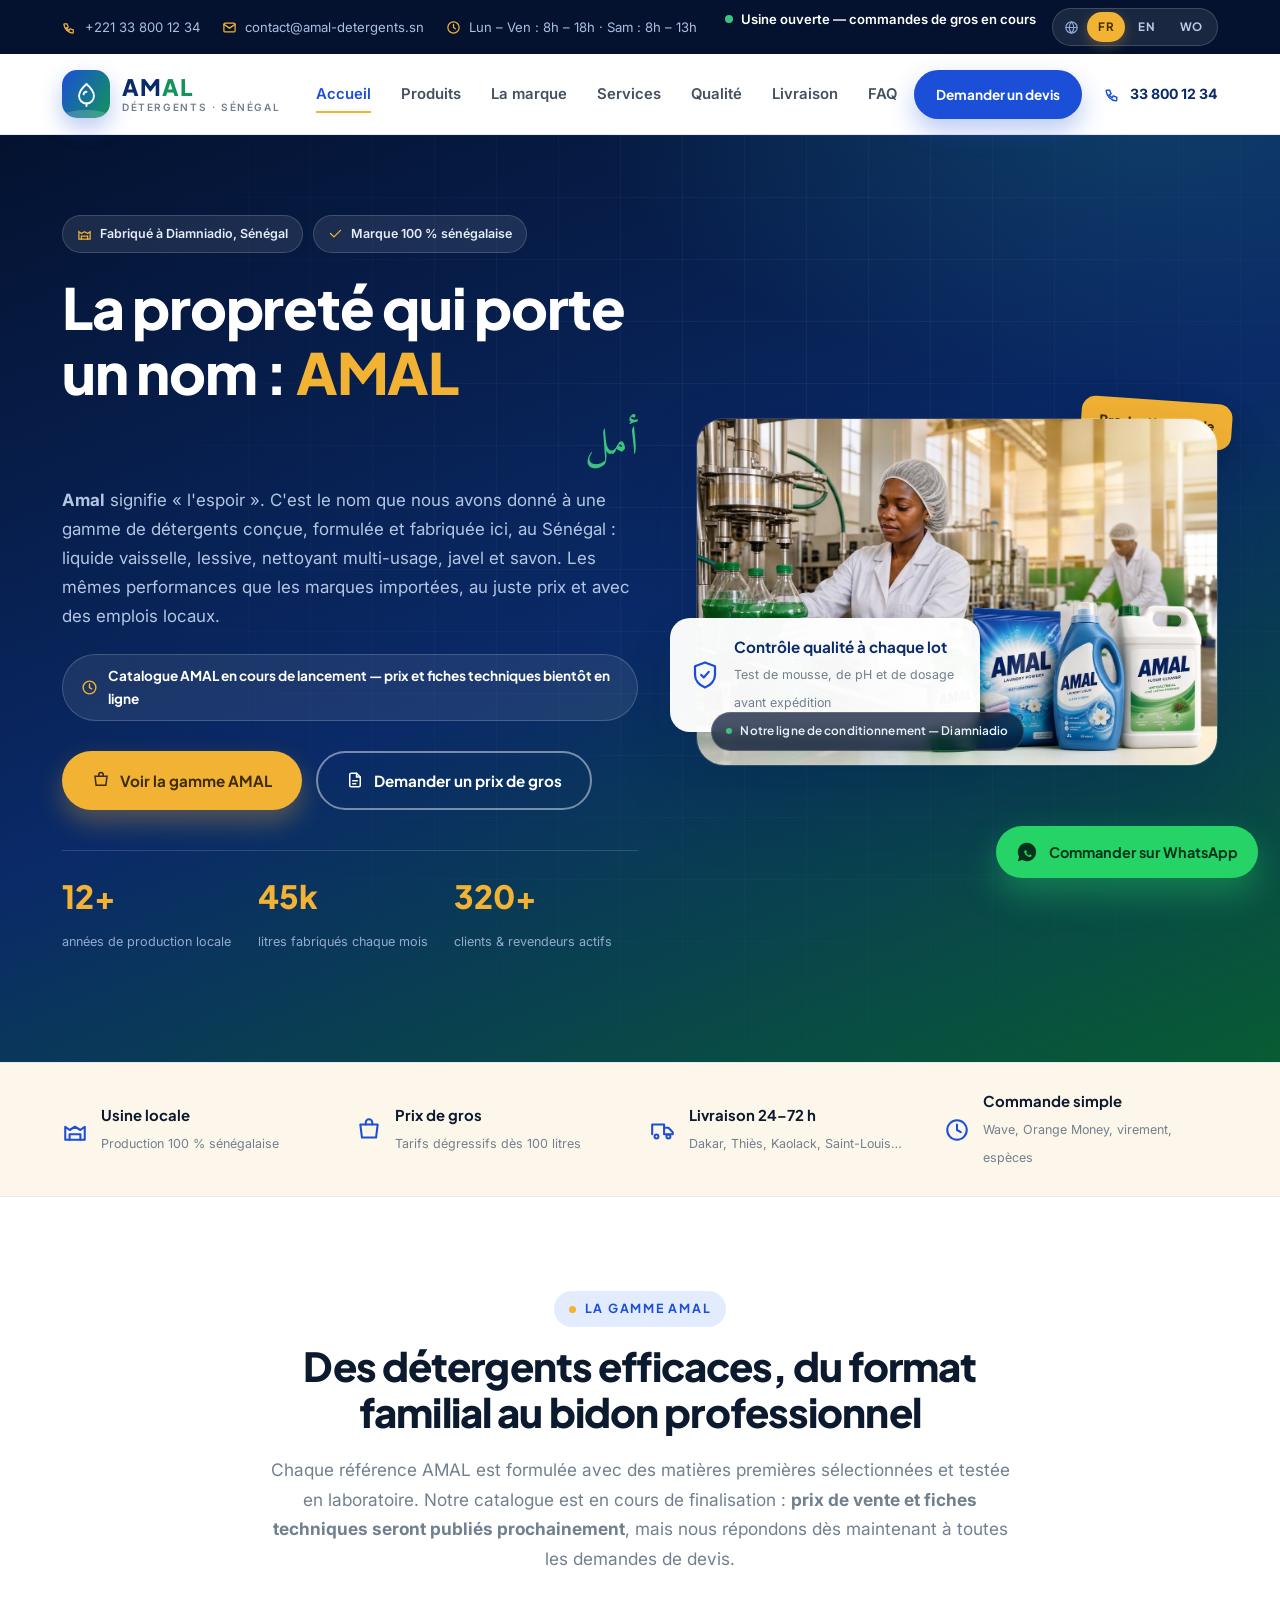
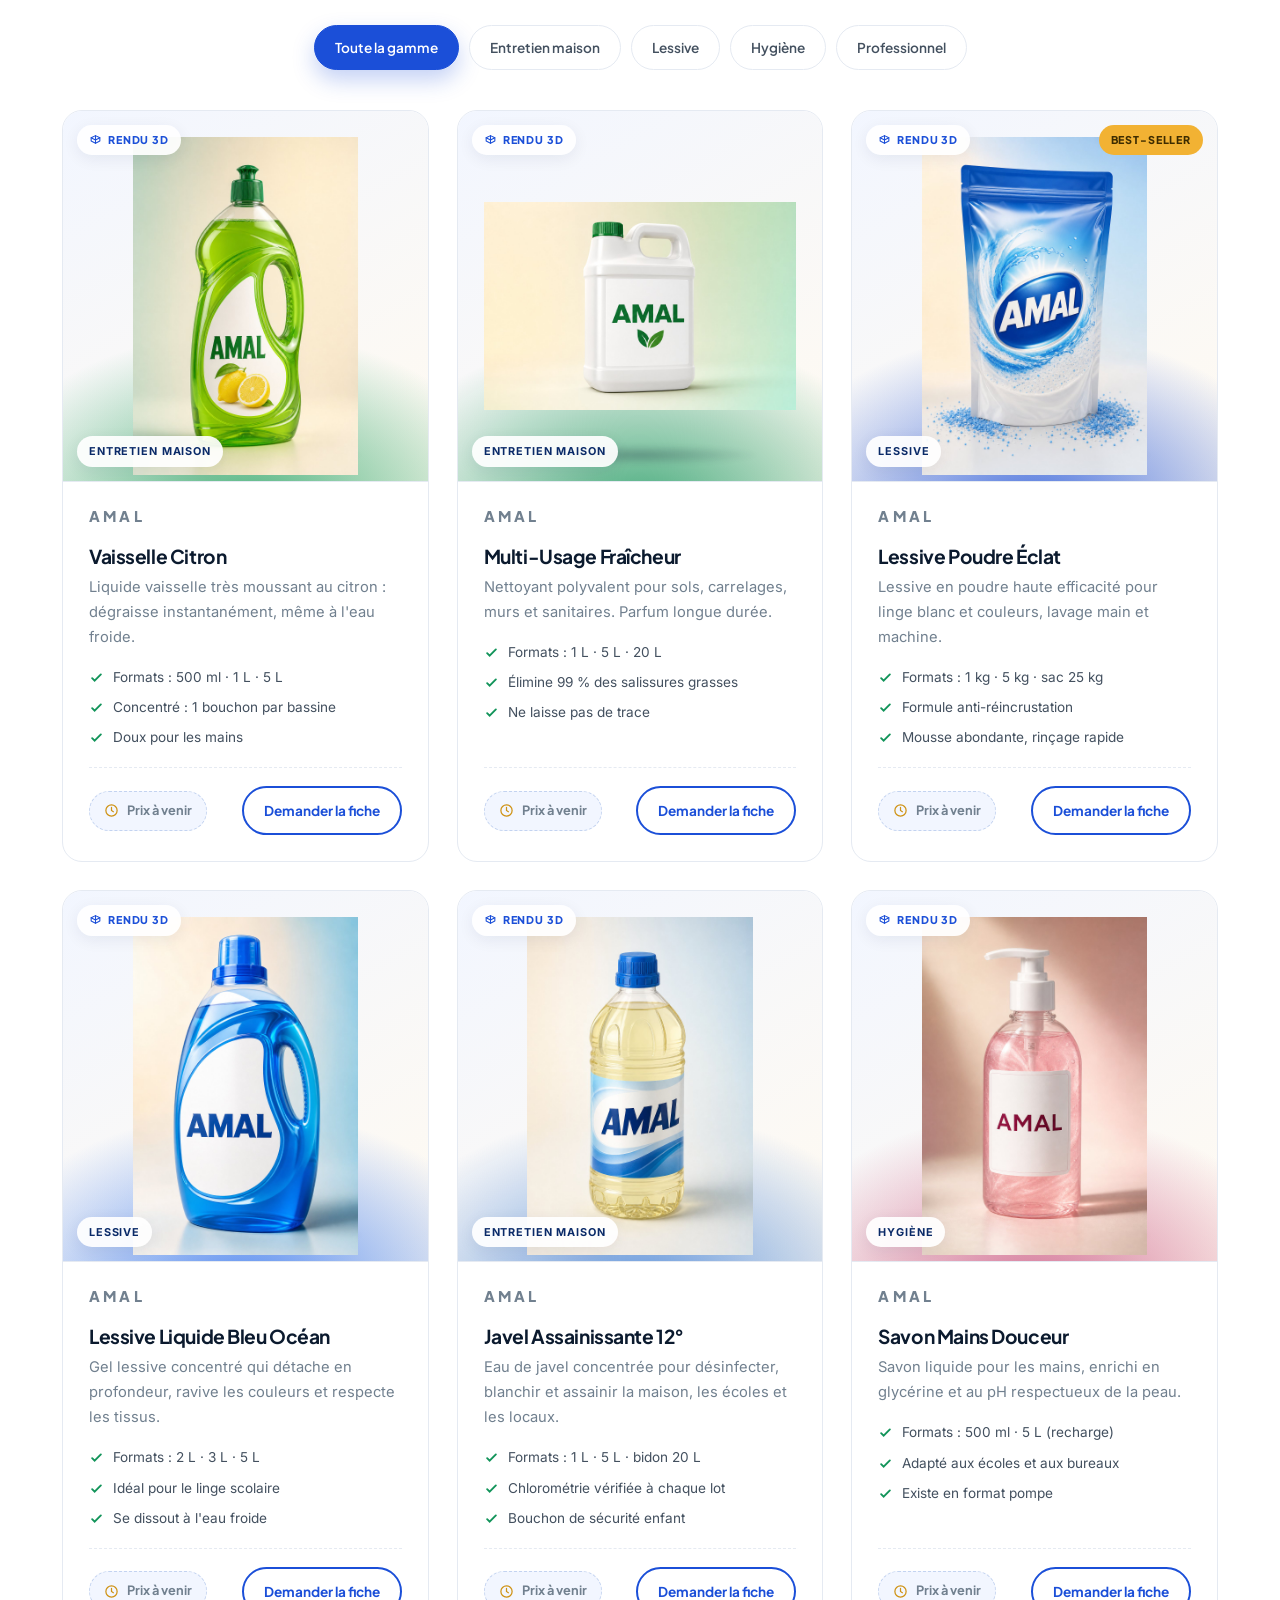
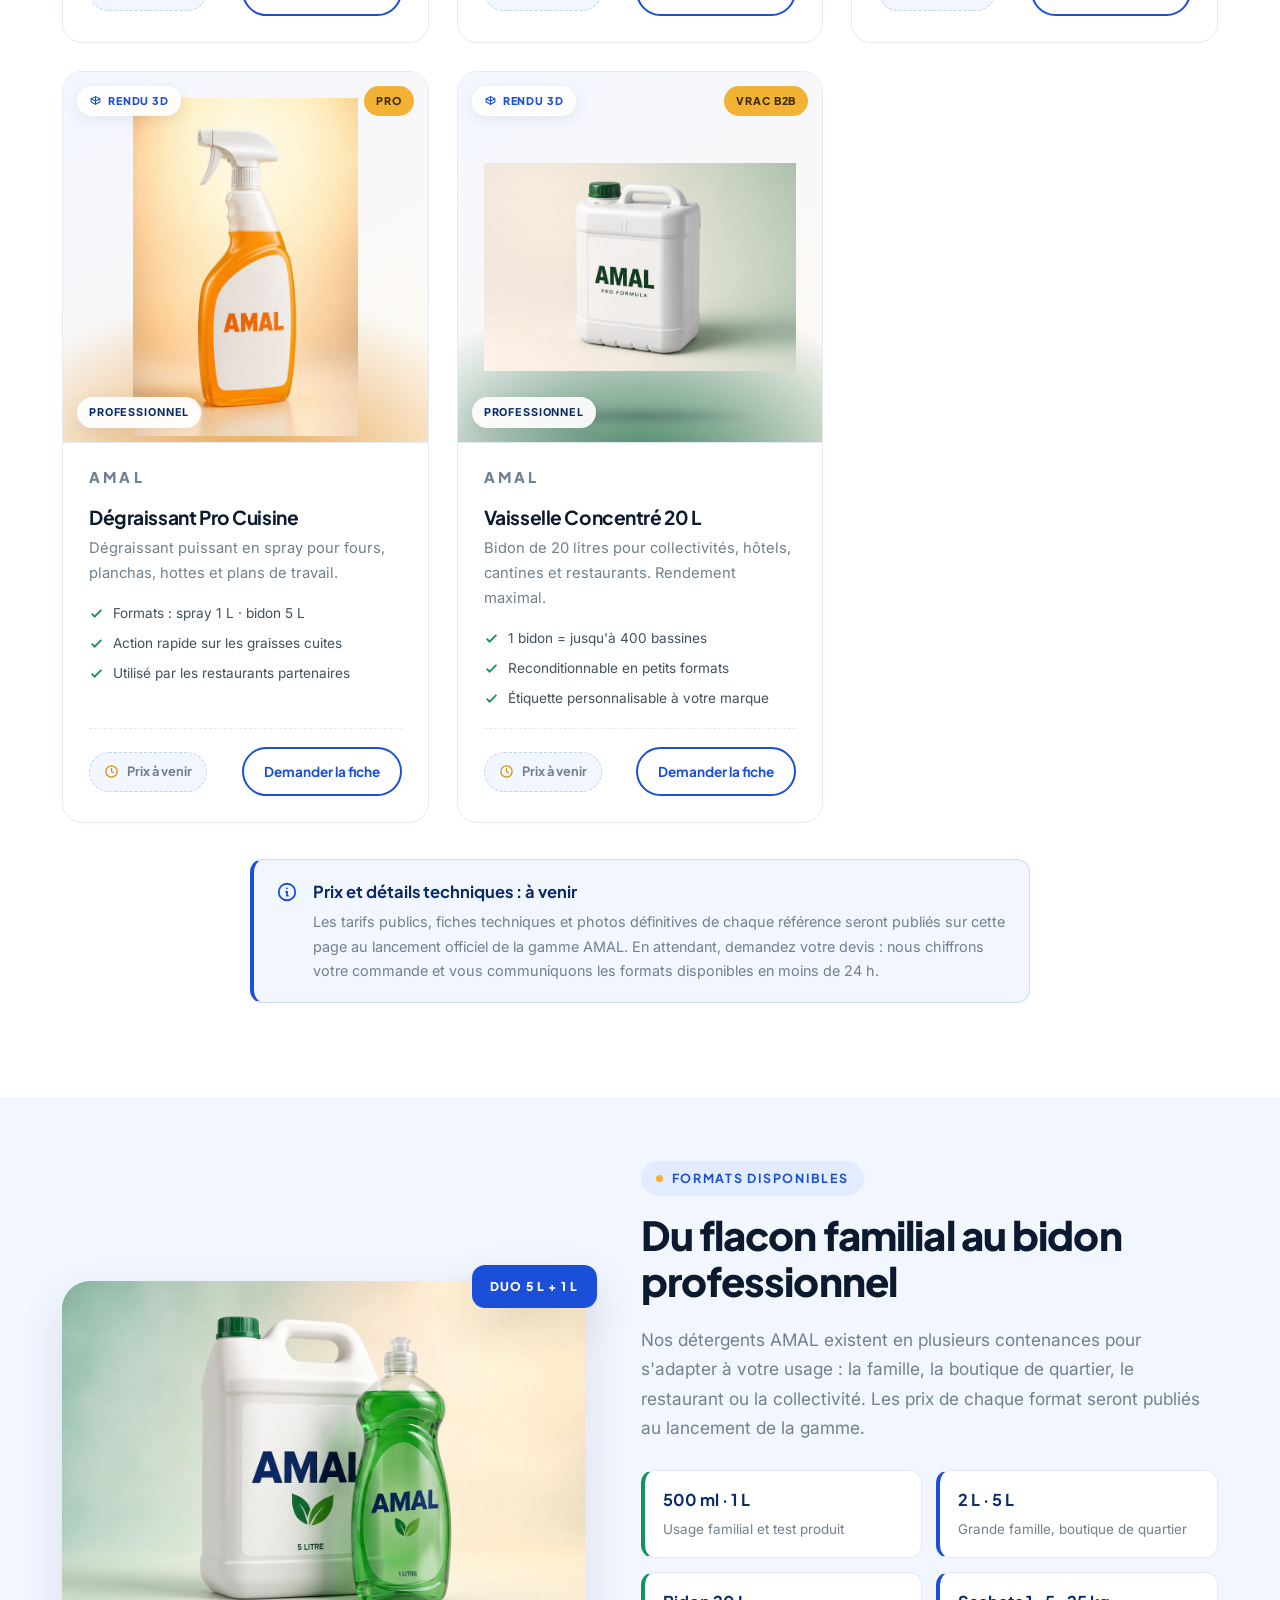
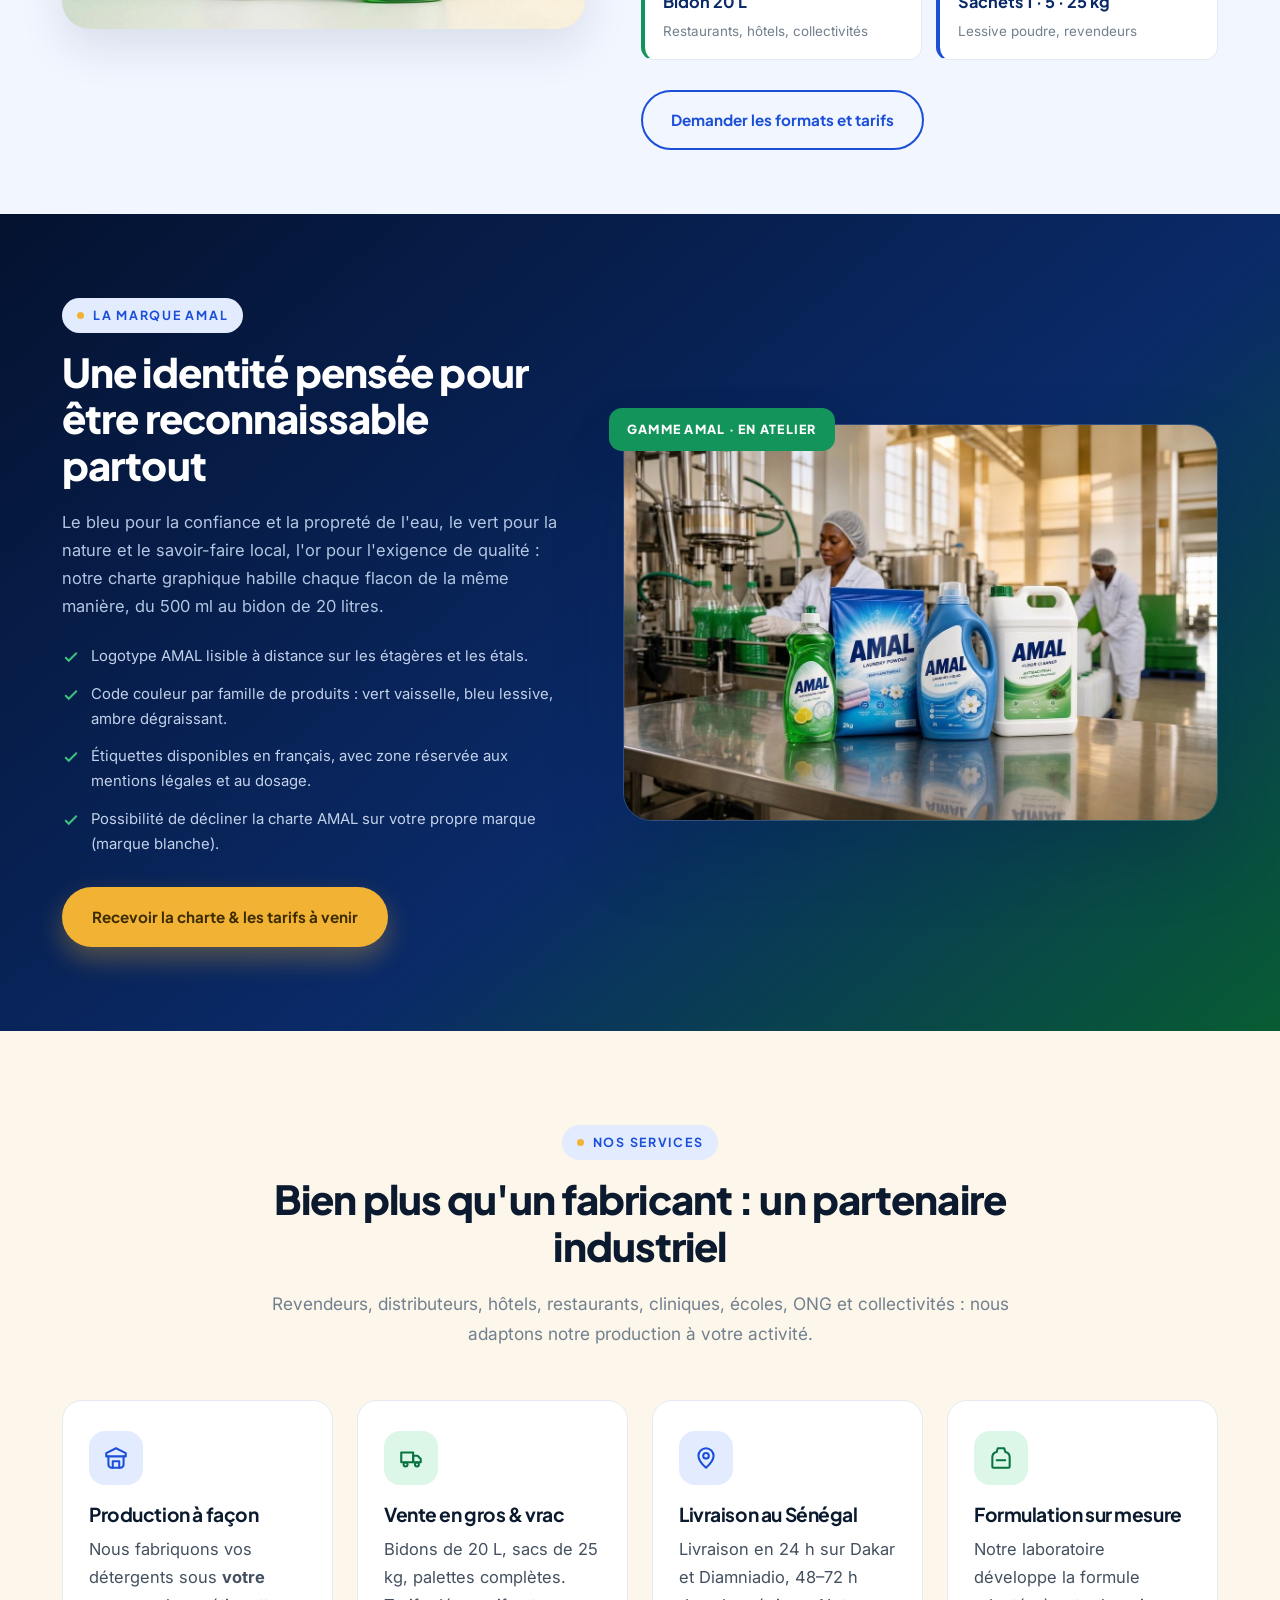
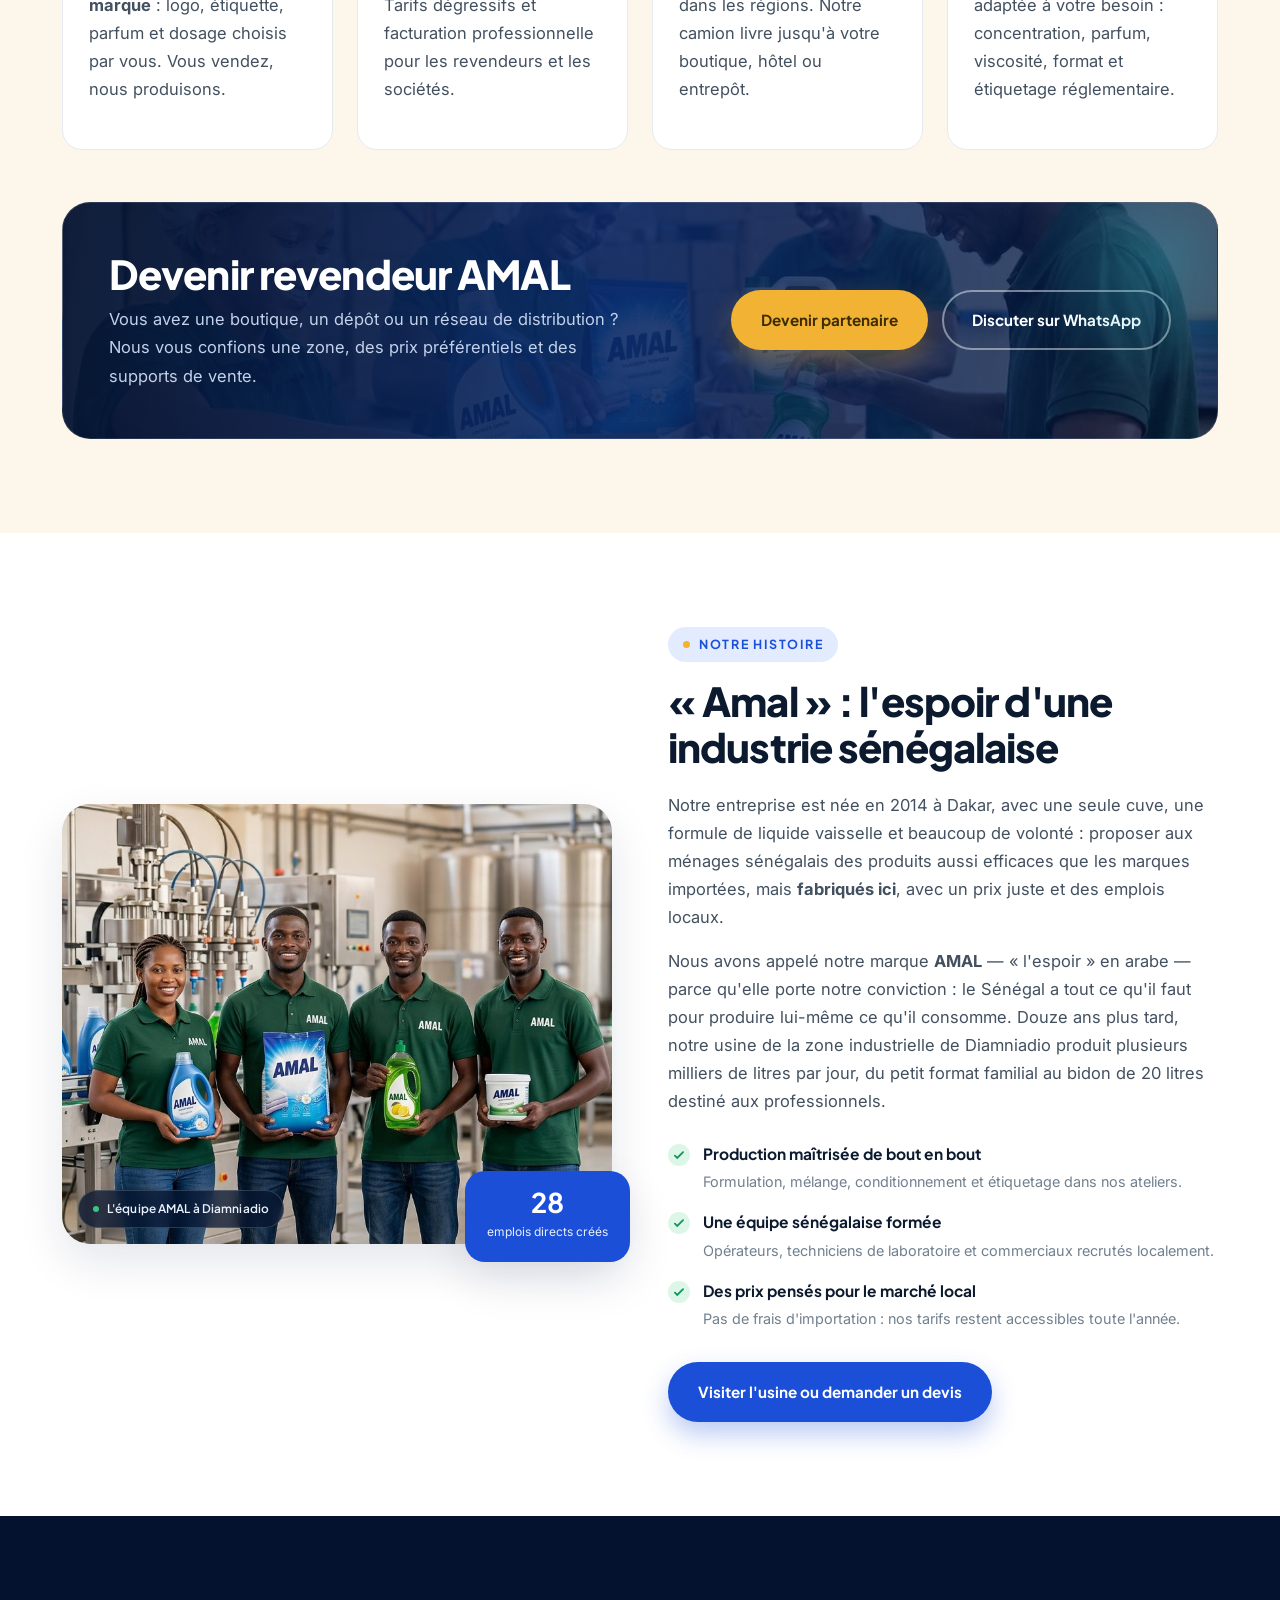
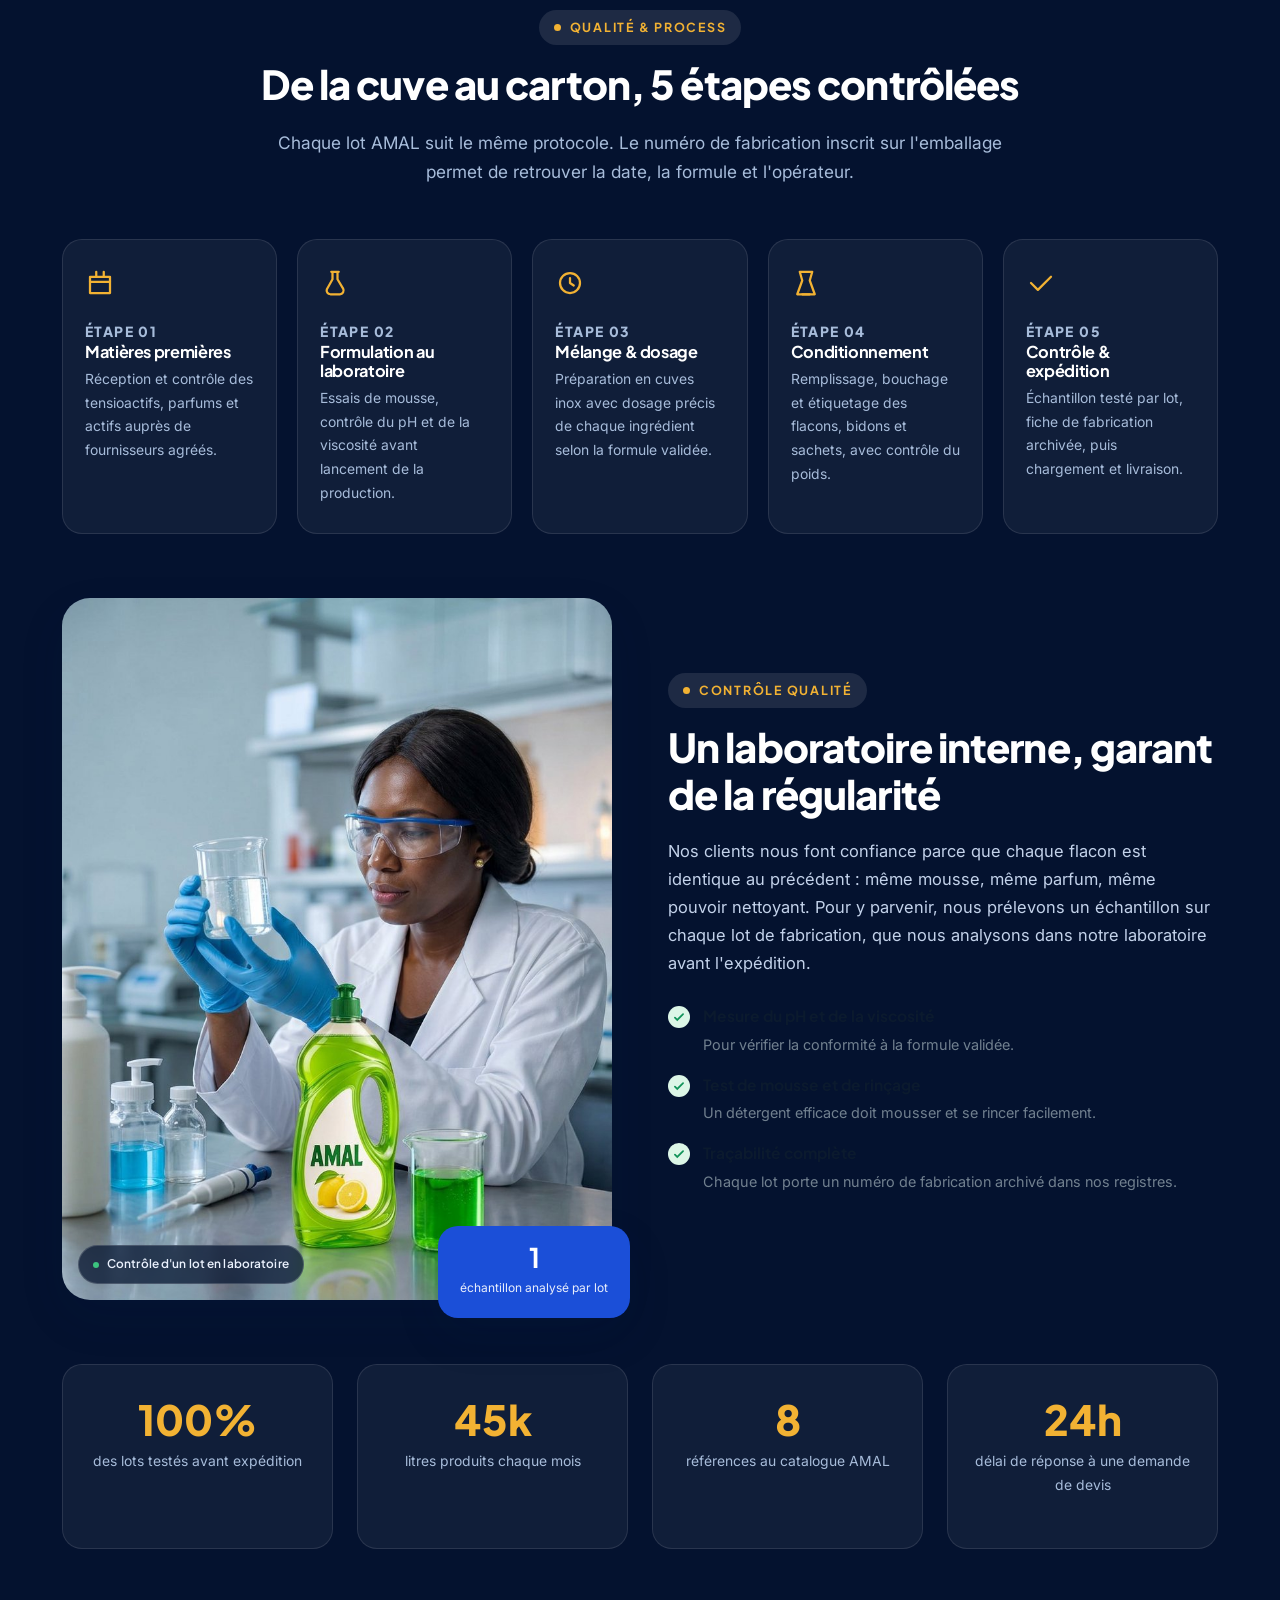
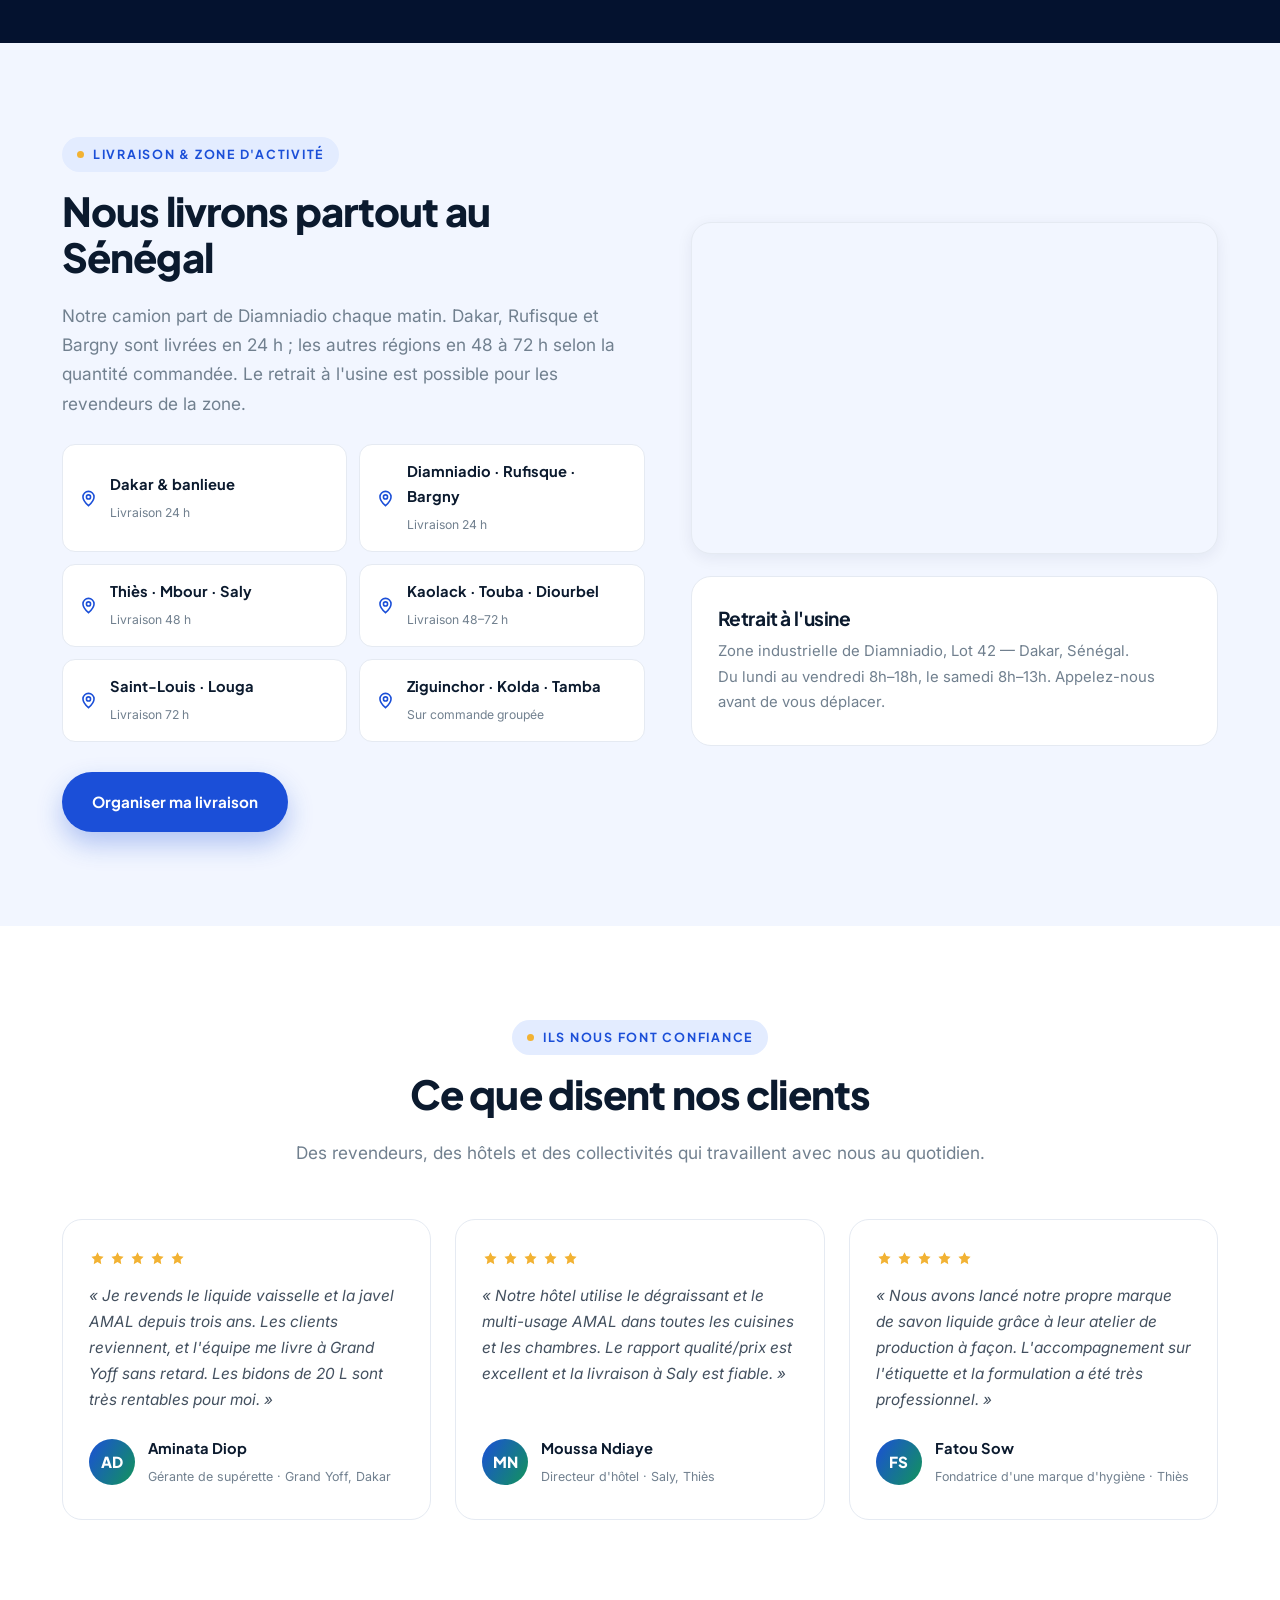
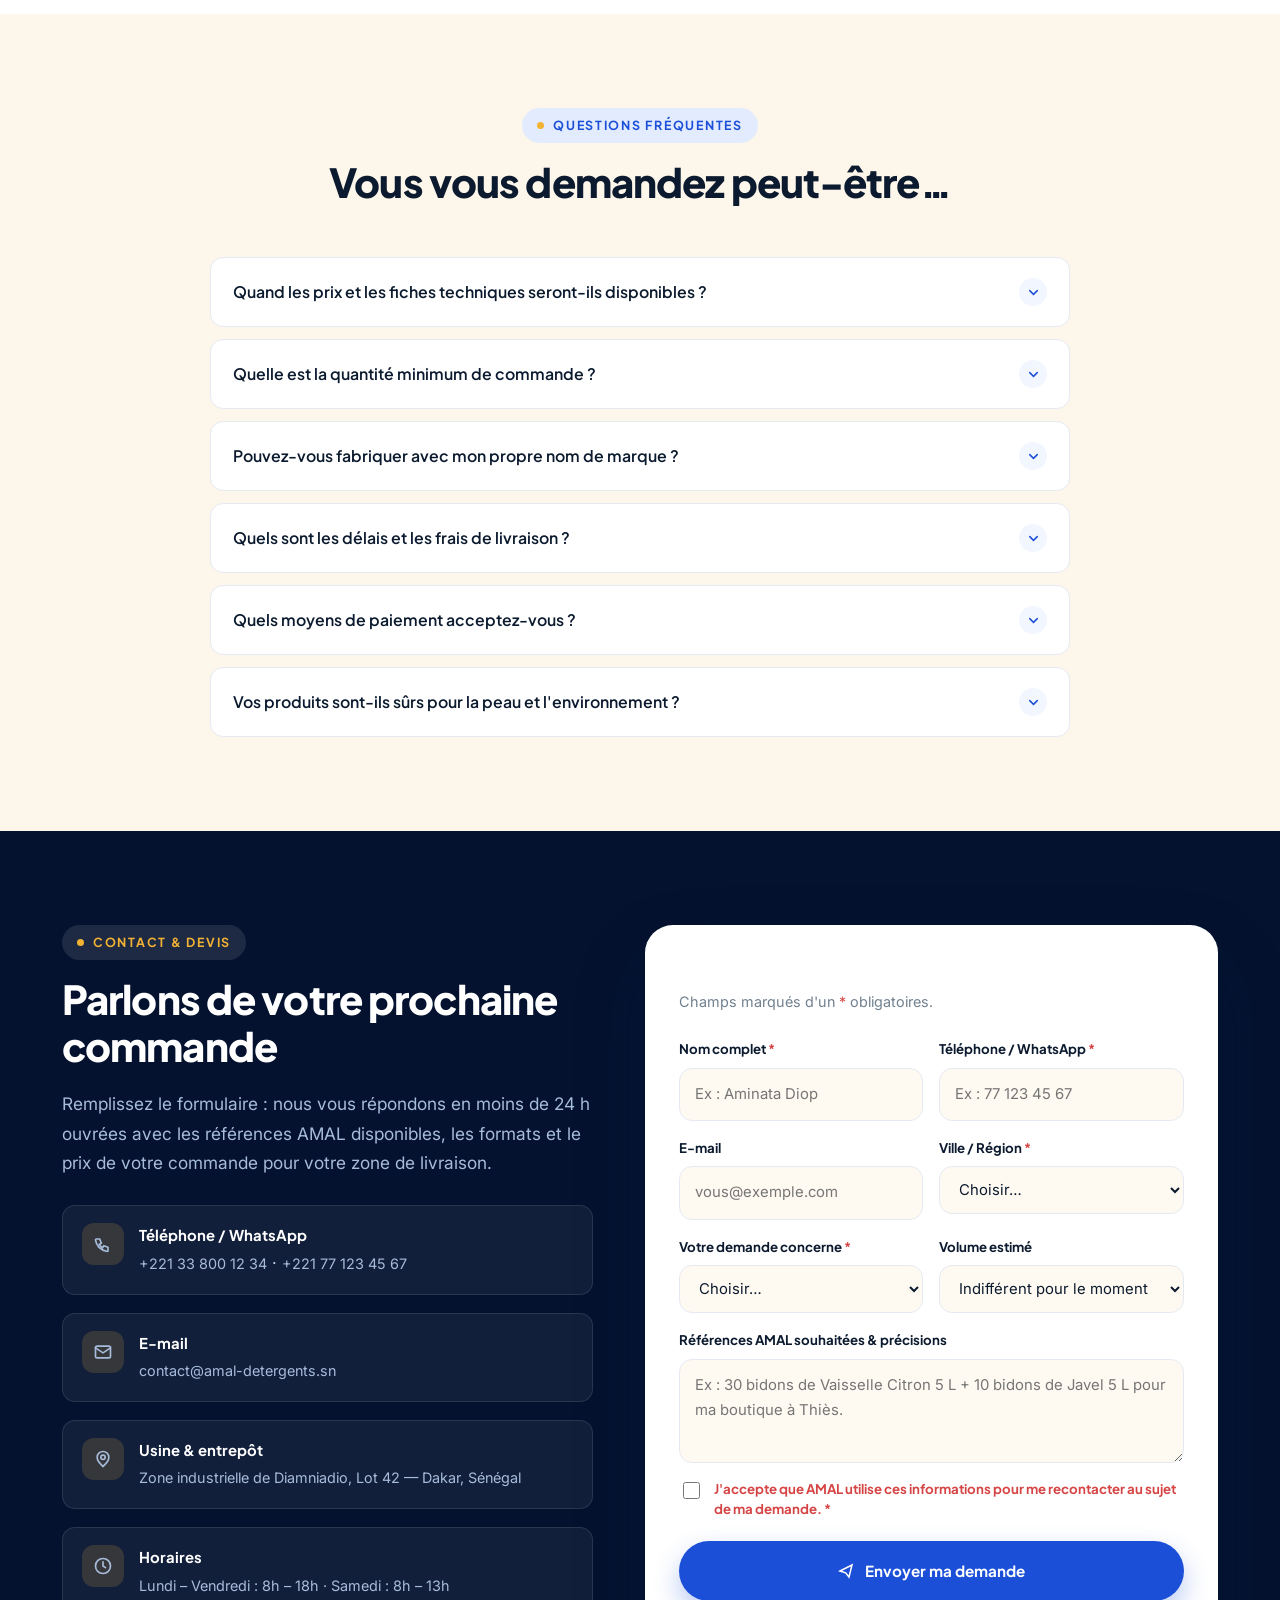
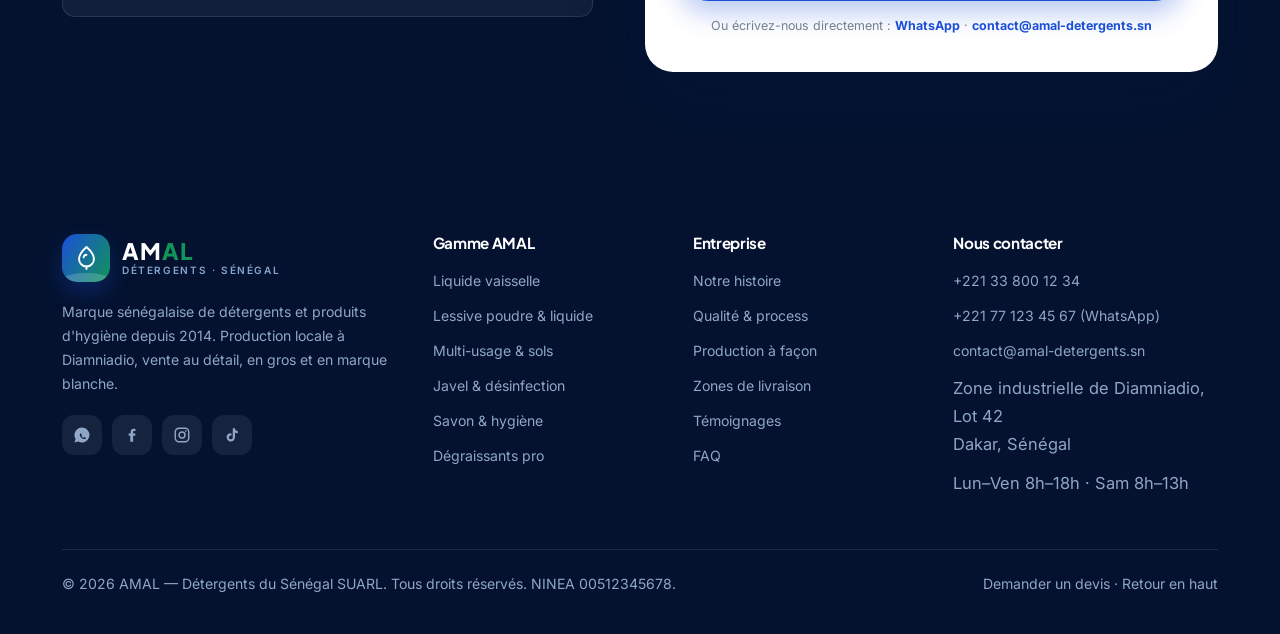
<file: site-vitrine-amal/index.html>
<!DOCTYPE html>
<html lang="fr">
<head>
  <meta charset="UTF-8" />
  <meta name="viewport" content="width=device-width, initial-scale=1.0" />
  <title>AMAL — Détergents &amp; produits d'hygiène fabriqués au Sénégal</title>
  <meta name="description" content="AMAL fabrique au Sénégal des détergents de qualité : liquide vaisselle, lessive, nettoyant multi-usage, javel et savon. Vente au détail, en gros, en marque blanche et livraison partout au pays." />
  <meta name="keywords" content="AMAL détergent, détergent Sénégal, fabricant détergent Dakar, liquide vaisselle Sénégal, lessive Sénégal, javel Dakar, marque blanche détergent, produits d'hygiène Sénégal" />
  <meta name="author" content="AMAL — Détergents du Sénégal" />
  <meta name="theme-color" content="#061c47" />

  <meta property="og:type" content="website" />
  <meta property="og:locale" content="fr_SN" />
  <meta property="og:title" content="AMAL — La propreté fabriquée au Sénégal" />
  <meta property="og:description" content="Fabricant sénégalais de détergents et produits d'hygiène. Production locale, vente en gros, marque blanche et livraison dans tout le Sénégal." />
  <meta property="og:image" content="assets/img/showcase-gamme-usine.jpg" />

  <!-- Versions linguistiques : le français est la version de référence -->
  <link rel="alternate" hreflang="fr" href="./" />
  <link rel="alternate" hreflang="en" href="en/" />
  <link rel="alternate" hreflang="wo" href="wo/" />
  <link rel="alternate" hreflang="x-default" href="./" />
  <meta property="og:locale:alternate" content="en_SN" />
  <meta property="og:locale:alternate" content="wo_SN" />

  <link rel="icon" href="data:image/svg+xml,%3Csvg xmlns='http://www.w3.org/2000/svg' viewBox='0 0 100 100'%3E%3Cdefs%3E%3ClinearGradient id='g' x1='0' y1='0' x2='1' y2='1'%3E%3Cstop offset='0' stop-color='%231b4fd8'/%3E%3Cstop offset='1' stop-color='%2312945a'/%3E%3C/linearGradient%3E%3C/defs%3E%3Crect width='100' height='100' rx='24' fill='url(%23g)'/%3E%3Ctext x='50' y='70' font-size='56' font-family='Arial' font-weight='bold' text-anchor='middle' fill='%23ffffff'%3EA%3C/text%3E%3C/svg%3E" />

  <link rel="preconnect" href="https://fonts.googleapis.com" />
  <link rel="preconnect" href="https://fonts.gstatic.com" crossorigin />
  <link href="https://fonts.googleapis.com/css2?family=Amiri:wght@400;700&family=Inter:wght@400;500;600;700&family=Plus+Jakarta+Sans:wght@600;700;800&display=swap" rel="stylesheet" />
  <link rel="stylesheet" href="assets/css/style.css" />

  <script type="application/ld+json">
  {
    "@context": "https://schema.org",
    "@type": "LocalBusiness",
    "name": "AMAL — Détergents du Sénégal",
    "alternateName": "Amal Détergents",
    "description": "Fabricant sénégalais de détergents et produits d'hygiène : liquide vaisselle, lessive, nettoyant multi-usage, javel et savon liquide.",
    "image": "assets/img/showcase-gamme-usine.jpg",
    "telephone": "+221 33 800 12 34",
    "email": "contact@amal-detergents.sn",
    "priceRange": "FCFA",
    "foundingDate": "2014",
    "address": {
      "@type": "PostalAddress",
      "streetAddress": "Zone industrielle de Diamniadio, Lot 42",
      "addressLocality": "Diamniadio",
      "addressRegion": "Dakar",
      "addressCountry": "SN"
    },
    "openingHours": "Mo-Fr 08:00-18:00, Sa 08:00-13:00",
    "brand": { "@type": "Brand", "name": "AMAL" },
    "makesOffer": [
      { "@type": "Offer", "itemOffered": { "@type": "Product", "name": "AMAL Vaisselle Citron" } },
      { "@type": "Offer", "itemOffered": { "@type": "Product", "name": "AMAL Lessive Poudre Éclat" } },
      { "@type": "Offer", "itemOffered": { "@type": "Product", "name": "AMAL Multi-Usage Fraîcheur" } }
    ]
  }
  </script>
</head>

<body>
  <!-- ================= TOP BAR ================= -->
  <div class="topbar">
    <div class="container topbar__inner">
      <ul class="topbar__list">
        <li class="topbar__item">
          <svg viewBox="0 0 24 24" fill="none" stroke="currentColor" stroke-width="2" stroke-linecap="round"><path d="M4 6h4l2 5-2.5 1.5a11 11 0 0 0 4 4L13 14l5 2v4a1 1 0 0 1-1 1A16 16 0 0 1 3 7a1 1 0 0 1 1-1z"/></svg>
          <a href="tel:+221338001234">+221 33 800 12 34</a>
        </li>
        <li class="topbar__item">
          <svg viewBox="0 0 24 24" fill="none" stroke="currentColor" stroke-width="2" stroke-linecap="round"><rect x="3" y="5" width="18" height="14" rx="2"/><path d="m3 7 9 6 9-6"/></svg>
          <a href="mailto:contact@amal-detergents.sn">contact@amal-detergents.sn</a>
        </li>
        <li class="topbar__item">
          <svg viewBox="0 0 24 24" fill="none" stroke="currentColor" stroke-width="2" stroke-linecap="round"><circle cx="12" cy="12" r="9"/><path d="M12 7v5l3 2"/></svg>
          Lun – Ven : 8h – 18h · Sam : 8h – 13h
        </li>
      </ul>
      <div class="topbar__right">
        <p class="topbar__badge">
          <span class="topbar__dot" aria-hidden="true"></span>
          Usine ouverte — commandes de gros en cours
        </p>

        <!-- Choix de la langue : français (source) · anglais · wolof -->
        <div class="lang" data-no-i18n role="group" aria-label="Choix de la langue">
          <span class="lang__icon" aria-hidden="true">
            <svg viewBox="0 0 24 24" fill="none" stroke="currentColor" stroke-width="1.9" stroke-linecap="round"><circle cx="12" cy="12" r="9"/><path d="M3 12h18M12 3c2.4 2.6 3.6 5.6 3.6 9s-1.2 6.4-3.6 9c-2.4-2.6-3.6-5.6-3.6-9S9.6 5.6 12 3z"/></svg>
          </span>
          <button type="button" class="lang__btn is-active" data-lang="fr" aria-pressed="true">FR</button>
          <button type="button" class="lang__btn" data-lang="en" aria-pressed="false">EN</button>
          <button type="button" class="lang__btn" data-lang="wo" aria-pressed="false">WO</button>
        </div>
      </div>
    </div>
  </div>

  <!-- ================= HEADER ================= -->
  <header class="header" id="header">
    <div class="container header__inner">
      <a class="logo" href="#accueil" aria-label="AMAL Détergents — accueil">
        <span class="logo__mark">
          <svg viewBox="0 0 24 24" fill="none" stroke="currentColor" stroke-width="1.7" stroke-linecap="round" stroke-linejoin="round">
            <path d="M12 2.6s6.6 5.9 6.6 10.7A6.6 6.6 0 0 1 12 20a6.6 6.6 0 0 1-6.6-6.7C5.4 8.5 12 2.6 12 2.6z"/>
            <path d="M9.4 11.9a2.6 2.6 0 0 1 2.6-2.4"/>
            <path d="M12 20v2.2"/>
          </svg>
        </span>
        <span class="logo__text">
          <span class="logo__name">AM<span>AL</span></span>
          <span class="logo__tag">Détergents · Sénégal</span>
        </span>
      </a>

      <nav class="nav" id="nav" aria-label="Navigation principale">
        <a class="nav__link is-active" href="#accueil">Accueil</a>
        <a class="nav__link" href="#produits">Produits</a>
        <a class="nav__link" href="#marque">La marque</a>
        <a class="nav__link" href="#services">Services</a>
        <a class="nav__link" href="#qualite">Qualité</a>
        <a class="nav__link" href="#livraison">Livraison</a>
        <a class="nav__link" href="#faq">FAQ</a>
        <a class="btn btn--primary btn--sm" href="#devis">Demander un devis</a>
      </nav>

      <div class="header__actions">
        <a class="header__phone" href="tel:+221338001234">
          <svg viewBox="0 0 24 24" fill="none" stroke="currentColor" stroke-width="2" stroke-linecap="round"><path d="M4 6h4l2 5-2.5 1.5a11 11 0 0 0 4 4L13 14l5 2v4a1 1 0 0 1-1 1A16 16 0 0 1 3 7a1 1 0 0 1 1-1z"/></svg>
          33 800 12 34
        </a>
        <button class="burger" id="burger" aria-label="Ouvrir le menu" aria-expanded="false" aria-controls="nav">
          <span></span>
        </button>
      </div>
    </div>
  </header>

  <main>
    <!-- ================= HERO ================= -->
    <section class="hero" id="accueil">
      <div class="container hero__grid">
        <div class="hero__content">
          <div class="hero__badges">
            <span class="chip">
              <svg viewBox="0 0 24 24" fill="none" stroke="currentColor" stroke-width="2" stroke-linecap="round"><path d="M3 21V9l4 3 5-3 5 3 4-3v12z"/><path d="M7 21v-5h10v5"/></svg>
              Fabriqué à Diamniadio, Sénégal
            </span>
            <span class="chip">
              <svg viewBox="0 0 24 24" fill="none" stroke="currentColor" stroke-width="2" stroke-linecap="round"><path d="M20 7 9.5 17.5 4 12"/></svg>
              Marque 100 % sénégalaise
            </span>
          </div>

          <h1>La propreté qui porte un nom : <em>AMAL</em></h1>
          <span class="hero__arabic" lang="ar" dir="rtl">أمل</span>

          <p class="hero__text">
            <strong>Amal</strong> signifie « l'espoir ». C'est le nom que nous avons donné à une gamme
            de détergents conçue, formulée et fabriquée ici, au Sénégal : liquide vaisselle, lessive,
            nettoyant multi-usage, javel et savon. Les mêmes performances que les marques importées,
            au juste prix et avec des emplois locaux.
          </p>

          <p class="hero__promise">
            <svg viewBox="0 0 24 24" fill="none" stroke="currentColor" stroke-width="2" stroke-linecap="round"><circle cx="12" cy="12" r="9"/><path d="M12 7v5l3 2"/></svg>
            Catalogue AMAL en cours de lancement — prix et fiches techniques bientôt en ligne
          </p>

          <div class="hero__cta">
            <a class="btn btn--gold" href="#produits">
              <svg viewBox="0 0 24 24" fill="none" stroke="currentColor" stroke-width="2" stroke-linecap="round"><path d="M4 7h16l-1.5 12h-13L4 7z"/><path d="M9 7V5a3 3 0 0 1 6 0v2"/></svg>
              Voir la gamme AMAL
            </a>
            <a class="btn btn--ghost" href="#devis">
              <svg viewBox="0 0 24 24" fill="none" stroke="currentColor" stroke-width="2" stroke-linecap="round"><path d="M14 3H7a2 2 0 0 0-2 2v14a2 2 0 0 0 2 2h10a2 2 0 0 0 2-2V8l-5-5z"/><path d="M14 3v5h5M9 13h6M9 17h4"/></svg>
              Demander un prix de gros
            </a>
          </div>

          <div class="hero__stats">
            <div class="stat">
              <p class="stat__value"><span data-count="12">0</span><span>+</span></p>
              <p class="stat__label">années de production locale</p>
            </div>
            <div class="stat">
              <p class="stat__value"><span data-count="45">0</span><span>k</span></p>
              <p class="stat__label">litres fabriqués chaque mois</p>
            </div>
            <div class="stat">
              <p class="stat__value"><span data-count="320">0</span><span>+</span></p>
              <p class="stat__label">clients &amp; revendeurs actifs</p>
            </div>
          </div>
        </div>

        <div class="hero__visual">
          <span class="hero__float">Production locale</span>
          <div class="hero__photo">
            <img src="assets/img/hero-atelier.jpg"
                 alt="Ligne de conditionnement AMAL à Diamniadio : opératrice au remplissage et gamme de détergents étiquetés AMAL au premier plan"
                 width="1272" height="848" fetchpriority="high" />
            <span class="photo-caption">Notre ligne de conditionnement — Diamniadio</span>
          </div>
          <div class="hero__card">
            <svg viewBox="0 0 24 24" fill="none" stroke="currentColor" stroke-width="1.8" stroke-linecap="round" stroke-linejoin="round">
              <path d="M12 2 4 5v7c0 4.4 3.4 8.3 8 10 4.6-1.7 8-5.6 8-10V5l-8-3z"/>
              <path d="m9 12 2 2 4-4.5"/>
            </svg>
            <div>
              <strong>Contrôle qualité à chaque lot</strong>
              <small>Test de mousse, de pH et de dosage avant expédition</small>
            </div>
          </div>
        </div>
      </div>
    </section>

    <!-- ================= BANDEAU CONFIANCE ================= -->
    <div class="strip">
      <div class="container strip__grid">
        <div class="strip__item">
          <svg viewBox="0 0 24 24" fill="none" stroke="currentColor" stroke-width="1.9" stroke-linecap="round" stroke-linejoin="round"><path d="M3 21V9l4 3 5-3 5 3 4-3v12z"/><path d="M7 21v-5h10v5"/></svg>
          <div><b>Usine locale</b><small>Production 100 % sénégalaise</small></div>
        </div>
        <div class="strip__item">
          <svg viewBox="0 0 24 24" fill="none" stroke="currentColor" stroke-width="1.9" stroke-linecap="round" stroke-linejoin="round"><path d="M4 7h16l-1.5 12h-13L4 7z"/><path d="M9 7V5a3 3 0 0 1 6 0v2"/></svg>
          <div><b>Prix de gros</b><small>Tarifs dégressifs dès 100 litres</small></div>
        </div>
        <div class="strip__item">
          <svg viewBox="0 0 24 24" fill="none" stroke="currentColor" stroke-width="1.9" stroke-linecap="round" stroke-linejoin="round"><path d="M2 16V7h11v9M13 10h4l4 4v2h-8"/><circle cx="6" cy="18" r="1.8"/><circle cx="17" cy="18" r="1.8"/></svg>
          <div><b>Livraison 24–72 h</b><small>Dakar, Thiès, Kaolack, Saint-Louis…</small></div>
        </div>
        <div class="strip__item">
          <svg viewBox="0 0 24 24" fill="none" stroke="currentColor" stroke-width="1.9" stroke-linecap="round" stroke-linejoin="round"><circle cx="12" cy="12" r="9"/><path d="M12 7v5l3.5 2"/></svg>
          <div><b>Commande simple</b><small>Wave, Orange Money, virement, espèces</small></div>
        </div>
      </div>
    </div>

    <!-- ================= PRODUITS AMAL (3D) ================= -->
    <section class="section" id="produits">
      <div class="container">
        <div class="section-head reveal">
          <span class="eyebrow">La gamme AMAL</span>
          <h2>Des détergents efficaces, du format familial au bidon professionnel</h2>
          <p class="lead">
            Chaque référence AMAL est formulée avec des matières premières sélectionnées et
            testée en laboratoire. Notre catalogue est en cours de finalisation :
            <strong>prix de vente et fiches techniques seront publiés prochainement</strong>,
            mais nous répondons dès maintenant à toutes les demandes de devis.
          </p>
        </div>

        <div class="filters reveal" aria-label="Filtrer les produits par catégorie">
          <button class="filter is-active" data-filter="all">Toute la gamme</button>
          <button class="filter" data-filter="maison">Entretien maison</button>
          <button class="filter" data-filter="lessive">Lessive</button>
          <button class="filter" data-filter="hygiene">Hygiène</button>
          <button class="filter" data-filter="pro">Professionnel</button>
        </div>

        <div class="products">
          <!-- 1 -->
          <article class="product reveal" data-cat="maison" style="--product-color:#1a9e5b">
            <div class="product__media">
              <span class="product__badge">
                <svg viewBox="0 0 24 24" fill="none" stroke="currentColor" stroke-width="2" stroke-linecap="round" stroke-linejoin="round"><path d="M12 3 4 7v6l8 4 8-4V7l-8-4z"/><path d="M12 3v14M4 7l8 4 8-4"/></svg>
                Rendu 3D
              </span>
              <span class="product__cat">Entretien maison</span>
              <img src="assets/img/produit-vaisselle.jpg" alt="Bidon AMAL de liquide vaisselle citron avec étiquette de marque" width="1024" height="1024" loading="lazy" />
            </div>
            <div class="product__body">
              <p class="product__brand">AMAL</p>
              <h3>Vaisselle Citron</h3>
              <p>Liquide vaisselle très moussant au citron : dégraisse instantanément, même à l'eau froide.</p>
              <ul class="product__specs">
                <li><svg viewBox="0 0 24 24" fill="none" stroke="currentColor" stroke-width="3" stroke-linecap="round"><path d="m5 13 4 4L19 7"/></svg> Formats : 500 ml · 1 L · 5 L</li>
                <li><svg viewBox="0 0 24 24" fill="none" stroke="currentColor" stroke-width="3" stroke-linecap="round"><path d="m5 13 4 4L19 7"/></svg> Concentré : 1 bouchon par bassine</li>
                <li><svg viewBox="0 0 24 24" fill="none" stroke="currentColor" stroke-width="3" stroke-linecap="round"><path d="m5 13 4 4L19 7"/></svg> Doux pour les mains</li>
              </ul>
              <div class="product__foot">
                <span class="soon">
                  <svg viewBox="0 0 24 24" fill="none" stroke="currentColor" stroke-width="2" stroke-linecap="round"><circle cx="12" cy="12" r="9"/><path d="M12 7v5l3 2"/></svg>
                  Prix à venir
                </span>
                <a class="btn btn--outline btn--sm" href="#devis">Demander la fiche</a>
              </div>
            </div>
          </article>

          <!-- 2 -->
          <article class="product reveal" data-cat="maison" style="--product-color:#12945a">
            <div class="product__media">
              <span class="product__badge">
                <svg viewBox="0 0 24 24" fill="none" stroke="currentColor" stroke-width="2" stroke-linecap="round" stroke-linejoin="round"><path d="M12 3 4 7v6l8 4 8-4V7l-8-4z"/><path d="M12 3v14M4 7l8 4 8-4"/></svg>
                Rendu 3D
              </span>
              <span class="product__cat">Entretien maison</span>
              <img src="assets/img/produit-multi-usage.jpg" alt="Bidon de 5 litres AMAL de nettoyant multi-usage avec étiquette de marque" width="1024" height="1024" loading="lazy" />
            </div>
            <div class="product__body">
              <p class="product__brand">AMAL</p>
              <h3>Multi-Usage Fraîcheur</h3>
              <p>Nettoyant polyvalent pour sols, carrelages, murs et sanitaires. Parfum longue durée.</p>
              <ul class="product__specs">
                <li><svg viewBox="0 0 24 24" fill="none" stroke="currentColor" stroke-width="3" stroke-linecap="round"><path d="m5 13 4 4L19 7"/></svg> Formats : 1 L · 5 L · 20 L</li>
                <li><svg viewBox="0 0 24 24" fill="none" stroke="currentColor" stroke-width="3" stroke-linecap="round"><path d="m5 13 4 4L19 7"/></svg> Élimine 99 % des salissures grasses</li>
                <li><svg viewBox="0 0 24 24" fill="none" stroke="currentColor" stroke-width="3" stroke-linecap="round"><path d="m5 13 4 4L19 7"/></svg> Ne laisse pas de trace</li>
              </ul>
              <div class="product__foot">
                <span class="soon">
                  <svg viewBox="0 0 24 24" fill="none" stroke="currentColor" stroke-width="2" stroke-linecap="round"><circle cx="12" cy="12" r="9"/><path d="M12 7v5l3 2"/></svg>
                  Prix à venir
                </span>
                <a class="btn btn--outline btn--sm" href="#devis">Demander la fiche</a>
              </div>
            </div>
          </article>

          <!-- 3 -->
          <article class="product reveal" data-cat="lessive" style="--product-color:#1b4fd8">
            <div class="product__media">
              <span class="product__badge">
                <svg viewBox="0 0 24 24" fill="none" stroke="currentColor" stroke-width="2" stroke-linecap="round" stroke-linejoin="round"><path d="M12 3 4 7v6l8 4 8-4V7l-8-4z"/><path d="M12 3v14M4 7l8 4 8-4"/></svg>
                Rendu 3D
              </span>
              <span class="product__tag">Best-seller</span>
              <span class="product__cat">Lessive</span>
              <img src="assets/img/produit-lessive-poudre.jpg" alt="Sachet AMAL de lessive en poudre avec étiquette de marque bleue" width="1024" height="1024" loading="lazy" />
            </div>
            <div class="product__body">
              <p class="product__brand">AMAL</p>
              <h3>Lessive Poudre Éclat</h3>
              <p>Lessive en poudre haute efficacité pour linge blanc et couleurs, lavage main et machine.</p>
              <ul class="product__specs">
                <li><svg viewBox="0 0 24 24" fill="none" stroke="currentColor" stroke-width="3" stroke-linecap="round"><path d="m5 13 4 4L19 7"/></svg> Formats : 1 kg · 5 kg · sac 25 kg</li>
                <li><svg viewBox="0 0 24 24" fill="none" stroke="currentColor" stroke-width="3" stroke-linecap="round"><path d="m5 13 4 4L19 7"/></svg> Formule anti-réincrustation</li>
                <li><svg viewBox="0 0 24 24" fill="none" stroke="currentColor" stroke-width="3" stroke-linecap="round"><path d="m5 13 4 4L19 7"/></svg> Mousse abondante, rinçage rapide</li>
              </ul>
              <div class="product__foot">
                <span class="soon">
                  <svg viewBox="0 0 24 24" fill="none" stroke="currentColor" stroke-width="2" stroke-linecap="round"><circle cx="12" cy="12" r="9"/><path d="M12 7v5l3 2"/></svg>
                  Prix à venir
                </span>
                <a class="btn btn--outline btn--sm" href="#devis">Demander la fiche</a>
              </div>
            </div>
          </article>

          <!-- 4 -->
          <article class="product reveal" data-cat="lessive" style="--product-color:#2a6ff0">
            <div class="product__media">
              <span class="product__badge">
                <svg viewBox="0 0 24 24" fill="none" stroke="currentColor" stroke-width="2" stroke-linecap="round" stroke-linejoin="round"><path d="M12 3 4 7v6l8 4 8-4V7l-8-4z"/><path d="M12 3v14M4 7l8 4 8-4"/></svg>
                Rendu 3D
              </span>
              <span class="product__cat">Lessive</span>
              <img src="assets/img/produit-lessive-liquide.jpg" alt="Bidon AMAL de lessive liquide bleue avec poignée et étiquette de marque" width="1024" height="1024" loading="lazy" />
            </div>
            <div class="product__body">
              <p class="product__brand">AMAL</p>
              <h3>Lessive Liquide Bleu Océan</h3>
              <p>Gel lessive concentré qui détache en profondeur, ravive les couleurs et respecte les tissus.</p>
              <ul class="product__specs">
                <li><svg viewBox="0 0 24 24" fill="none" stroke="currentColor" stroke-width="3" stroke-linecap="round"><path d="m5 13 4 4L19 7"/></svg> Formats : 2 L · 3 L · 5 L</li>
                <li><svg viewBox="0 0 24 24" fill="none" stroke="currentColor" stroke-width="3" stroke-linecap="round"><path d="m5 13 4 4L19 7"/></svg> Idéal pour le linge scolaire</li>
                <li><svg viewBox="0 0 24 24" fill="none" stroke="currentColor" stroke-width="3" stroke-linecap="round"><path d="m5 13 4 4L19 7"/></svg> Se dissout à l'eau froide</li>
              </ul>
              <div class="product__foot">
                <span class="soon">
                  <svg viewBox="0 0 24 24" fill="none" stroke="currentColor" stroke-width="2" stroke-linecap="round"><circle cx="12" cy="12" r="9"/><path d="M12 7v5l3 2"/></svg>
                  Prix à venir
                </span>
                <a class="btn btn--outline btn--sm" href="#devis">Demander la fiche</a>
              </div>
            </div>
          </article>

          <!-- 5 -->
          <article class="product reveal" data-cat="maison" style="--product-color:#3a7bd5">
            <div class="product__media">
              <span class="product__badge">
                <svg viewBox="0 0 24 24" fill="none" stroke="currentColor" stroke-width="2" stroke-linecap="round" stroke-linejoin="round"><path d="M12 3 4 7v6l8 4 8-4V7l-8-4z"/><path d="M12 3v14M4 7l8 4 8-4"/></svg>
                Rendu 3D
              </span>
              <span class="product__cat">Entretien maison</span>
              <img src="assets/img/produit-javel.jpg" alt="Bouteille AMAL d'eau de javel avec bouchon de sécurité et étiquette de marque" width="1024" height="1024" loading="lazy" />
            </div>
            <div class="product__body">
              <p class="product__brand">AMAL</p>
              <h3>Javel Assainissante 12°</h3>
              <p>Eau de javel concentrée pour désinfecter, blanchir et assainir la maison, les écoles et les locaux.</p>
              <ul class="product__specs">
                <li><svg viewBox="0 0 24 24" fill="none" stroke="currentColor" stroke-width="3" stroke-linecap="round"><path d="m5 13 4 4L19 7"/></svg> Formats : 1 L · 5 L · bidon 20 L</li>
                <li><svg viewBox="0 0 24 24" fill="none" stroke="currentColor" stroke-width="3" stroke-linecap="round"><path d="m5 13 4 4L19 7"/></svg> Chlorométrie vérifiée à chaque lot</li>
                <li><svg viewBox="0 0 24 24" fill="none" stroke="currentColor" stroke-width="3" stroke-linecap="round"><path d="m5 13 4 4L19 7"/></svg> Bouchon de sécurité enfant</li>
              </ul>
              <div class="product__foot">
                <span class="soon">
                  <svg viewBox="0 0 24 24" fill="none" stroke="currentColor" stroke-width="2" stroke-linecap="round"><circle cx="12" cy="12" r="9"/><path d="M12 7v5l3 2"/></svg>
                  Prix à venir
                </span>
                <a class="btn btn--outline btn--sm" href="#devis">Demander la fiche</a>
              </div>
            </div>
          </article>

          <!-- 6 -->
          <article class="product reveal" data-cat="hygiene" style="--product-color:#c9527f">
            <div class="product__media">
              <span class="product__badge">
                <svg viewBox="0 0 24 24" fill="none" stroke="currentColor" stroke-width="2" stroke-linecap="round" stroke-linejoin="round"><path d="M12 3 4 7v6l8 4 8-4V7l-8-4z"/><path d="M12 3v14M4 7l8 4 8-4"/></svg>
                Rendu 3D
              </span>
              <span class="product__cat">Hygiène</span>
              <img src="assets/img/produit-savon-mains.jpg" alt="Flacon pompe AMAL de savon liquide pour les mains avec étiquette de marque" width="1024" height="1024" loading="lazy" />
            </div>
            <div class="product__body">
              <p class="product__brand">AMAL</p>
              <h3>Savon Mains Douceur</h3>
              <p>Savon liquide pour les mains, enrichi en glycérine et au pH respectueux de la peau.</p>
              <ul class="product__specs">
                <li><svg viewBox="0 0 24 24" fill="none" stroke="currentColor" stroke-width="3" stroke-linecap="round"><path d="m5 13 4 4L19 7"/></svg> Formats : 500 ml · 5 L (recharge)</li>
                <li><svg viewBox="0 0 24 24" fill="none" stroke="currentColor" stroke-width="3" stroke-linecap="round"><path d="m5 13 4 4L19 7"/></svg> Adapté aux écoles et aux bureaux</li>
                <li><svg viewBox="0 0 24 24" fill="none" stroke="currentColor" stroke-width="3" stroke-linecap="round"><path d="m5 13 4 4L19 7"/></svg> Existe en format pompe</li>
              </ul>
              <div class="product__foot">
                <span class="soon">
                  <svg viewBox="0 0 24 24" fill="none" stroke="currentColor" stroke-width="2" stroke-linecap="round"><circle cx="12" cy="12" r="9"/><path d="M12 7v5l3 2"/></svg>
                  Prix à venir
                </span>
                <a class="btn btn--outline btn--sm" href="#devis">Demander la fiche</a>
              </div>
            </div>
          </article>

          <!-- 7 -->
          <article class="product reveal" data-cat="pro" style="--product-color:#e08a1e">
            <div class="product__media">
              <span class="product__badge">
                <svg viewBox="0 0 24 24" fill="none" stroke="currentColor" stroke-width="2" stroke-linecap="round" stroke-linejoin="round"><path d="M12 3 4 7v6l8 4 8-4V7l-8-4z"/><path d="M12 3v14M4 7l8 4 8-4"/></svg>
                Rendu 3D
              </span>
              <span class="product__tag">Pro</span>
              <span class="product__cat">Professionnel</span>
              <img src="assets/img/produit-degraissant.jpg" alt="Flacon spray AMAL de dégraissant professionnel avec étiquette de marque" width="1024" height="1024" loading="lazy" />
            </div>
            <div class="product__body">
              <p class="product__brand">AMAL</p>
              <h3>Dégraissant Pro Cuisine</h3>
              <p>Dégraissant puissant en spray pour fours, planchas, hottes et plans de travail.</p>
              <ul class="product__specs">
                <li><svg viewBox="0 0 24 24" fill="none" stroke="currentColor" stroke-width="3" stroke-linecap="round"><path d="m5 13 4 4L19 7"/></svg> Formats : spray 1 L · bidon 5 L</li>
                <li><svg viewBox="0 0 24 24" fill="none" stroke="currentColor" stroke-width="3" stroke-linecap="round"><path d="m5 13 4 4L19 7"/></svg> Action rapide sur les graisses cuites</li>
                <li><svg viewBox="0 0 24 24" fill="none" stroke="currentColor" stroke-width="3" stroke-linecap="round"><path d="m5 13 4 4L19 7"/></svg> Utilisé par les restaurants partenaires</li>
              </ul>
              <div class="product__foot">
                <span class="soon">
                  <svg viewBox="0 0 24 24" fill="none" stroke="currentColor" stroke-width="2" stroke-linecap="round"><circle cx="12" cy="12" r="9"/><path d="M12 7v5l3 2"/></svg>
                  Prix à venir
                </span>
                <a class="btn btn--outline btn--sm" href="#devis">Demander la fiche</a>
              </div>
            </div>
          </article>

          <!-- 8 -->
          <article class="product reveal" data-cat="pro" style="--product-color:#085c33">
            <div class="product__media">
              <span class="product__badge">
                <svg viewBox="0 0 24 24" fill="none" stroke="currentColor" stroke-width="2" stroke-linecap="round" stroke-linejoin="round"><path d="M12 3 4 7v6l8 4 8-4V7l-8-4z"/><path d="M12 3v14M4 7l8 4 8-4"/></svg>
                Rendu 3D
              </span>
              <span class="product__tag">Vrac B2B</span>
              <span class="product__cat">Professionnel</span>
              <img src="assets/img/produit-bidon-pro.jpg" alt="Bidon professionnel de 20 litres AMAL avec étiquette de marque Pro Formula" width="1024" height="1024" loading="lazy" />
            </div>
            <div class="product__body">
              <p class="product__brand">AMAL</p>
              <h3>Vaisselle Concentré 20 L</h3>
              <p>Bidon de 20 litres pour collectivités, hôtels, cantines et restaurants. Rendement maximal.</p>
              <ul class="product__specs">
                <li><svg viewBox="0 0 24 24" fill="none" stroke="currentColor" stroke-width="3" stroke-linecap="round"><path d="m5 13 4 4L19 7"/></svg> 1 bidon = jusqu'à 400 bassines</li>
                <li><svg viewBox="0 0 24 24" fill="none" stroke="currentColor" stroke-width="3" stroke-linecap="round"><path d="m5 13 4 4L19 7"/></svg> Reconditionnable en petits formats</li>
                <li><svg viewBox="0 0 24 24" fill="none" stroke="currentColor" stroke-width="3" stroke-linecap="round"><path d="m5 13 4 4L19 7"/></svg> Étiquette personnalisable à votre marque</li>
              </ul>
              <div class="product__foot">
                <span class="soon">
                  <svg viewBox="0 0 24 24" fill="none" stroke="currentColor" stroke-width="2" stroke-linecap="round"><circle cx="12" cy="12" r="9"/><path d="M12 7v5l3 2"/></svg>
                  Prix à venir
                </span>
                <a class="btn btn--outline btn--sm" href="#devis">Demander la fiche</a>
              </div>
            </div>
          </article>
        </div>

        <div class="soon-note reveal">
          <svg viewBox="0 0 24 24" fill="none" stroke="currentColor" stroke-width="2" stroke-linecap="round"><circle cx="12" cy="12" r="9"/><path d="M12 8h.01M11 12h1v4h1"/></svg>
          <div>
            <b>Prix et détails techniques : à venir</b>
            <p>
              Les tarifs publics, fiches techniques et photos définitives de chaque référence
              seront publiés sur cette page au lancement officiel de la gamme AMAL.
              En attendant, demandez votre devis : nous chiffrons votre commande
              et vous communiquons les formats disponibles en moins de 24 h.
            </p>
          </div>
        </div>
      </div>
    </section>

    <!-- ================= FORMATS (packshot duo) ================= -->
    <section class="section section--tight section--mint" id="formats">
      <div class="container formats">
        <div class="formats__media reveal">
          <img src="assets/img/pack-duo.jpg"
               alt="Pack AMAL duo : bidon de 5 litres et flacon d'un litre, tous deux étiquetés AMAL"
               width="1272" height="848" loading="lazy" />
          <span class="formats__label">Duo 5 L + 1 L</span>
        </div>

        <div class="reveal">
          <span class="eyebrow">Formats disponibles</span>
          <h2>Du flacon familial au bidon professionnel</h2>
          <p class="lead">
            Nos détergents AMAL existent en plusieurs contenances pour s'adapter à votre usage :
            la famille, la boutique de quartier, le restaurant ou la collectivité. Les prix de chaque
            format seront publiés au lancement de la gamme.
          </p>

          <ul class="formats__list">
            <li>
              <b>500 ml · 1 L</b>
              <span>Usage familial et test produit</span>
            </li>
            <li>
              <b>2 L · 5 L</b>
              <span>Grande famille, boutique de quartier</span>
            </li>
            <li>
              <b>Bidon 20 L</b>
              <span>Restaurants, hôtels, collectivités</span>
            </li>
            <li>
              <b>Sachets 1 · 5 · 25 kg</b>
              <span>Lessive poudre, revendeurs</span>
            </li>
          </ul>

          <a class="btn btn--outline" href="#devis">Demander les formats et tarifs</a>
        </div>
      </div>
    </section>

    <!-- ================= BANDEAU GAMME 3D ================= -->
    <section class="showcase" id="marque">
      <div class="container">
        <div class="reveal">
          <span class="eyebrow">La marque AMAL</span>
          <h2>Une identité pensée pour être reconnaissable partout</h2>
          <p>
            Le bleu pour la confiance et la propreté de l'eau, le vert pour la nature et
            le savoir-faire local, l'or pour l'exigence de qualité : notre charte graphique
            habille chaque flacon de la même manière, du 500 ml au bidon de 20 litres.
          </p>
          <ul class="showcase__points">
            <li>
              <svg viewBox="0 0 24 24" fill="none" stroke="currentColor" stroke-width="2.6" stroke-linecap="round"><path d="m5 13 4 4L19 7"/></svg>
              <span>Logotype AMAL lisible à distance sur les étagères et les étals.</span>
            </li>
            <li>
              <svg viewBox="0 0 24 24" fill="none" stroke="currentColor" stroke-width="2.6" stroke-linecap="round"><path d="m5 13 4 4L19 7"/></svg>
              <span>Code couleur par famille de produits : vert vaisselle, bleu lessive, ambre dégraissant.</span>
            </li>
            <li>
              <svg viewBox="0 0 24 24" fill="none" stroke="currentColor" stroke-width="2.6" stroke-linecap="round"><path d="m5 13 4 4L19 7"/></svg>
              <span>Étiquettes disponibles en français, avec zone réservée aux mentions légales et au dosage.</span>
            </li>
            <li>
              <svg viewBox="0 0 24 24" fill="none" stroke="currentColor" stroke-width="2.6" stroke-linecap="round"><path d="m5 13 4 4L19 7"/></svg>
              <span>Possibilité de décliner la charte AMAL sur votre propre marque (marque blanche).</span>
            </li>
          </ul>
          <a class="btn btn--gold" href="#devis">Recevoir la charte &amp; les tarifs à venir</a>
        </div>

        <div class="showcase__media reveal">
          <span class="showcase__label">Gamme AMAL · en atelier</span>
          <img src="assets/img/showcase-gamme-usine.jpg"
               alt="Gamme AMAL réunie dans l'atelier : vaisselle citron 500 ml, lessive poudre 2 kg, lessive liquide 2 L et multi-usage 5 L"
               width="1272" height="848" loading="lazy" />
        </div>
      </div>
    </section>

    <!-- ================= SERVICES ================= -->
    <section class="section section--sand" id="services">
      <div class="container">
        <div class="section-head reveal">
          <span class="eyebrow">Nos services</span>
          <h2>Bien plus qu'un fabricant : un partenaire industriel</h2>
          <p class="lead">
            Revendeurs, distributeurs, hôtels, restaurants, cliniques, écoles, ONG et
            collectivités : nous adaptons notre production à votre activité.
          </p>
        </div>

        <div class="grid grid--4">
          <article class="card reveal">
            <span class="card__icon">
              <svg viewBox="0 0 24 24" fill="none" stroke="currentColor" stroke-width="1.9" stroke-linecap="round" stroke-linejoin="round"><path d="M12 3 3 7.5v3h18v-3L12 3z"/><path d="M5 10.5V18a3 3 0 0 0 3 3h8a3 3 0 0 0 3-3v-7.5"/><path d="M9 21v-6h6v6"/></svg>
            </span>
            <h3>Production à façon</h3>
            <p>
              Nous fabriquons vos détergents sous <strong>votre marque</strong> : logo, étiquette,
              parfum et dosage choisis par vous. Vous vendez, nous produisons.
            </p>
          </article>

          <article class="card reveal">
            <span class="card__icon">
              <svg viewBox="0 0 24 24" fill="none" stroke="currentColor" stroke-width="1.9" stroke-linecap="round" stroke-linejoin="round"><path d="M3 7h11v9H3z"/><path d="M14 10h4l3 3v3h-7z"/><circle cx="7" cy="18" r="1.8"/><circle cx="17.5" cy="18" r="1.8"/></svg>
            </span>
            <h3>Vente en gros &amp; vrac</h3>
            <p>
              Bidons de 20 L, sacs de 25 kg, palettes complètes. Tarifs dégressifs
              et facturation professionnelle pour les revendeurs et les sociétés.
            </p>
          </article>

          <article class="card reveal">
            <span class="card__icon">
              <svg viewBox="0 0 24 24" fill="none" stroke="currentColor" stroke-width="1.9" stroke-linecap="round" stroke-linejoin="round"><path d="M12 21s-7-6.1-7-11a7 7 0 0 1 14 0c0 4.9-7 11-7 11z"/><circle cx="12" cy="10" r="2.6"/></svg>
            </span>
            <h3>Livraison au Sénégal</h3>
            <p>
              Livraison en 24 h sur Dakar et Diamniadio, 48–72 h dans les régions.
              Notre camion livre jusqu'à votre boutique, hôtel ou entrepôt.
            </p>
          </article>

          <article class="card reveal">
            <span class="card__icon">
              <svg viewBox="0 0 24 24" fill="none" stroke="currentColor" stroke-width="1.9" stroke-linecap="round" stroke-linejoin="round"><path d="M9 3h6l1 3.5a5 5 0 0 1 4 4.9V20a1 1 0 0 1-1 1H5a1 1 0 0 1-1-1v-8.6a5 5 0 0 1 4-4.9L9 3z"/><path d="M8 14h8"/></svg>
            </span>
            <h3>Formulation sur mesure</h3>
            <p>
              Notre laboratoire développe la formule adaptée à votre besoin :
              concentration, parfum, viscosité, format et étiquetage réglementaire.
            </p>
          </article>
        </div>

        <div class="cta-band cta-band--photo reveal" style="margin-top:52px">
          <div>
            <h2>Devenir revendeur AMAL</h2>
            <p>
              Vous avez une boutique, un dépôt ou un réseau de distribution ?
              Nous vous confions une zone, des prix préférentiels et des supports de vente.
            </p>
          </div>
          <div class="cta-band__actions">
            <a class="btn btn--gold" href="#devis">Devenir partenaire</a>
            <a class="btn btn--ghost" href="https://wa.me/221771234567?text=Bonjour%20AMAL%2C%20je%20souhaite%20devenir%20revendeur." target="_blank" rel="noopener">Discuter sur WhatsApp</a>
          </div>
        </div>
      </div>
    </section>

    <!-- ================= ENTREPRISE ================= -->
    <section class="section" id="entreprise">
      <div class="container split">
        <div class="split__media reveal">
          <img src="assets/img/equipe-amal.jpg"
               alt="L'équipe AMAL en polo vert siglé, présentant la gamme de détergents dans l'atelier de Diamniadio"
               width="848" height="1272" loading="lazy" />
          <span class="photo-caption">L'équipe AMAL à Diamniadio</span>
          <div class="split__badge">
            <b>28</b>
            <small>emplois directs créés</small>
          </div>
        </div>

        <div class="reveal">
          <span class="eyebrow">Notre histoire</span>
          <h2>« Amal » : l'espoir d'une industrie sénégalaise</h2>
          <p>
            Notre entreprise est née en 2014 à Dakar, avec une seule cuve, une formule de
            liquide vaisselle et beaucoup de volonté : proposer aux ménages sénégalais des
            produits aussi efficaces que les marques importées, mais <strong>fabriqués ici</strong>,
            avec un prix juste et des emplois locaux.
          </p>
          <p>
            Nous avons appelé notre marque <strong>AMAL</strong> — « l'espoir » en arabe —
            parce qu'elle porte notre conviction : le Sénégal a tout ce qu'il faut pour
            produire lui-même ce qu'il consomme. Douze ans plus tard, notre usine de la
            zone industrielle de Diamniadio produit plusieurs milliers de litres par jour,
            du petit format familial au bidon de 20 litres destiné aux professionnels.
          </p>

          <ul class="checklist">
            <li>
              <svg viewBox="0 0 24 24" fill="none" stroke="currentColor" stroke-width="3" stroke-linecap="round"><path d="m5 13 4 4L19 7"/></svg>
              <div><b>Production maîtrisée de bout en bout</b><span>Formulation, mélange, conditionnement et étiquetage dans nos ateliers.</span></div>
            </li>
            <li>
              <svg viewBox="0 0 24 24" fill="none" stroke="currentColor" stroke-width="3" stroke-linecap="round"><path d="m5 13 4 4L19 7"/></svg>
              <div><b>Une équipe sénégalaise formée</b><span>Opérateurs, techniciens de laboratoire et commerciaux recrutés localement.</span></div>
            </li>
            <li>
              <svg viewBox="0 0 24 24" fill="none" stroke="currentColor" stroke-width="3" stroke-linecap="round"><path d="m5 13 4 4L19 7"/></svg>
              <div><b>Des prix pensés pour le marché local</b><span>Pas de frais d'importation : nos tarifs restent accessibles toute l'année.</span></div>
            </li>
          </ul>

          <a class="btn btn--primary" href="#devis">Visiter l'usine ou demander un devis</a>
        </div>
      </div>
    </section>

    <!-- ================= QUALITÉ / PROCESS ================= -->
    <section class="section section--dark" id="qualite">
      <div class="container">
        <div class="section-head reveal">
          <span class="eyebrow">Qualité &amp; process</span>
          <h2>De la cuve au carton, 5 étapes contrôlées</h2>
          <p class="lead">
            Chaque lot AMAL suit le même protocole. Le numéro de fabrication inscrit sur
            l'emballage permet de retrouver la date, la formule et l'opérateur.
          </p>
        </div>

        <div class="steps">
          <article class="step reveal">
            <svg class="step__icon" viewBox="0 0 24 24" fill="none" stroke="currentColor" stroke-width="1.8" stroke-linecap="round" stroke-linejoin="round"><path d="M4 7h16v13H4z"/><path d="M4 11h16M9 3v4M15 3v4"/></svg>
            <p class="step__num">ÉTAPE 01</p>
            <h3>Matières premières</h3>
            <p>Réception et contrôle des tensioactifs, parfums et actifs auprès de fournisseurs agréés.</p>
          </article>
          <article class="step reveal">
            <svg class="step__icon" viewBox="0 0 24 24" fill="none" stroke="currentColor" stroke-width="1.8" stroke-linecap="round" stroke-linejoin="round"><path d="M9 3h6M10 3v6l-4.5 8A3 3 0 0 0 8.2 21h7.6a3 3 0 0 0 2.7-4.5L14 9V3"/></svg>
            <p class="step__num">ÉTAPE 02</p>
            <h3>Formulation au laboratoire</h3>
            <p>Essais de mousse, contrôle du pH et de la viscosité avant lancement de la production.</p>
          </article>
          <article class="step reveal">
            <svg class="step__icon" viewBox="0 0 24 24" fill="none" stroke="currentColor" stroke-width="1.8" stroke-linecap="round" stroke-linejoin="round"><circle cx="12" cy="12" r="8"/><path d="M12 8v4l3 2"/></svg>
            <p class="step__num">ÉTAPE 03</p>
            <h3>Mélange &amp; dosage</h3>
            <p>Préparation en cuves inox avec dosage précis de chaque ingrédient selon la formule validée.</p>
          </article>
          <article class="step reveal">
            <svg class="step__icon" viewBox="0 0 24 24" fill="none" stroke="currentColor" stroke-width="1.8" stroke-linecap="round" stroke-linejoin="round"><path d="M7 3h10l-2 7 4 11H5l4-11L7 3z"/><path d="M9 21h6"/></svg>
            <p class="step__num">ÉTAPE 04</p>
            <h3>Conditionnement</h3>
            <p>Remplissage, bouchage et étiquetage des flacons, bidons et sachets, avec contrôle du poids.</p>
          </article>
          <article class="step reveal">
            <svg class="step__icon" viewBox="0 0 24 24" fill="none" stroke="currentColor" stroke-width="1.8" stroke-linecap="round" stroke-linejoin="round"><path d="M20 7 9.5 17.5 4 12"/></svg>
            <p class="step__num">ÉTAPE 05</p>
            <h3>Contrôle &amp; expédition</h3>
            <p>Échantillon testé par lot, fiche de fabrication archivée, puis chargement et livraison.</p>
          </article>
        </div>

        <!-- Laboratoire -->
        <div class="split reveal" style="margin-top:64px">
          <div class="split__media split__media--portrait">
            <img src="assets/img/labo-amal.jpg"
                 alt="Technicienne de laboratoire analysant un échantillon, flacon AMAL Vaisselle Citron et bécher de solution verte sur la paillasse"
                 width="848" height="1272" loading="lazy" />
            <span class="photo-caption">Contrôle d'un lot en laboratoire</span>
            <div class="split__badge">
              <b>1</b>
              <small>échantillon analysé par lot</small>
            </div>
          </div>
          <div>
            <span class="eyebrow">Contrôle qualité</span>
            <h2>Un laboratoire interne, garant de la régularité</h2>
            <p>
              Nos clients nous font confiance parce que chaque flacon est identique au précédent :
              même mousse, même parfum, même pouvoir nettoyant. Pour y parvenir, nous prélevons
              un échantillon sur chaque lot de fabrication, que nous analysons dans notre
              laboratoire avant l'expédition.
            </p>
            <ul class="checklist">
              <li>
                <svg viewBox="0 0 24 24" fill="none" stroke="currentColor" stroke-width="3" stroke-linecap="round"><path d="m5 13 4 4L19 7"/></svg>
                <div><b>Mesure du pH et de la viscosité</b><span>Pour vérifier la conformité à la formule validée.</span></div>
              </li>
              <li>
                <svg viewBox="0 0 24 24" fill="none" stroke="currentColor" stroke-width="3" stroke-linecap="round"><path d="m5 13 4 4L19 7"/></svg>
                <div><b>Test de mousse et de rinçage</b><span>Un détergent efficace doit mousser et se rincer facilement.</span></div>
              </li>
              <li>
                <svg viewBox="0 0 24 24" fill="none" stroke="currentColor" stroke-width="3" stroke-linecap="round"><path d="m5 13 4 4L19 7"/></svg>
                <div><b>Traçabilité complète</b><span>Chaque lot porte un numéro de fabrication archivé dans nos registres.</span></div>
              </li>
            </ul>
          </div>
        </div>

        <div class="grid grid--4 reveal" style="margin-top:64px">
          <div class="number" style="background:rgba(255,255,255,.05);border-color:rgba(255,255,255,.1)">
            <p class="number__value" style="color:var(--gold)"><span data-count="100">0</span>%</p>
            <p class="number__label" style="color:#a7bcda">des lots testés avant expédition</p>
          </div>
          <div class="number" style="background:rgba(255,255,255,.05);border-color:rgba(255,255,255,.1)">
            <p class="number__value" style="color:var(--gold)"><span data-count="45">0</span>k</p>
            <p class="number__label" style="color:#a7bcda">litres produits chaque mois</p>
          </div>
          <div class="number" style="background:rgba(255,255,255,.05);border-color:rgba(255,255,255,.1)">
            <p class="number__value" style="color:var(--gold)"><span data-count="8">0</span></p>
            <p class="number__label" style="color:#a7bcda">références au catalogue AMAL</p>
          </div>
          <div class="number" style="background:rgba(255,255,255,.05);border-color:rgba(255,255,255,.1)">
            <p class="number__value" style="color:var(--gold)"><span data-count="24">0</span>h</p>
            <p class="number__label" style="color:#a7bcda">délai de réponse à une demande de devis</p>
          </div>
        </div>
      </div>
    </section>

    <!-- ================= LIVRAISON ================= -->
    <section class="section section--mint" id="livraison">
      <div class="container zones">
        <div class="reveal">
          <span class="eyebrow">Livraison &amp; zone d'activité</span>
          <h2>Nous livrons partout au Sénégal</h2>
          <p class="lead">
            Notre camion part de Diamniadio chaque matin. Dakar, Rufisque et Bargny sont livrées
            en 24 h ; les autres régions en 48 à 72 h selon la quantité commandée.
            Le retrait à l'usine est possible pour les revendeurs de la zone.
          </p>

          <div class="zones__list" style="margin:26px 0 30px">
            <div class="zone">
              <svg viewBox="0 0 24 24" fill="none" stroke="currentColor" stroke-width="2" stroke-linecap="round"><path d="M12 21s-7-6.1-7-11a7 7 0 0 1 14 0c0 4.9-7 11-7 11z"/><circle cx="12" cy="10" r="2.6"/></svg>
              <div><b>Dakar &amp; banlieue</b><small>Livraison 24 h</small></div>
            </div>
            <div class="zone">
              <svg viewBox="0 0 24 24" fill="none" stroke="currentColor" stroke-width="2" stroke-linecap="round"><path d="M12 21s-7-6.1-7-11a7 7 0 0 1 14 0c0 4.9-7 11-7 11z"/><circle cx="12" cy="10" r="2.6"/></svg>
              <div><b>Diamniadio · Rufisque · Bargny</b><small>Livraison 24 h</small></div>
            </div>
            <div class="zone">
              <svg viewBox="0 0 24 24" fill="none" stroke="currentColor" stroke-width="2" stroke-linecap="round"><path d="M12 21s-7-6.1-7-11a7 7 0 0 1 14 0c0 4.9-7 11-7 11z"/><circle cx="12" cy="10" r="2.6"/></svg>
              <div><b>Thiès · Mbour · Saly</b><small>Livraison 48 h</small></div>
            </div>
            <div class="zone">
              <svg viewBox="0 0 24 24" fill="none" stroke="currentColor" stroke-width="2" stroke-linecap="round"><path d="M12 21s-7-6.1-7-11a7 7 0 0 1 14 0c0 4.9-7 11-7 11z"/><circle cx="12" cy="10" r="2.6"/></svg>
              <div><b>Kaolack · Touba · Diourbel</b><small>Livraison 48–72 h</small></div>
            </div>
            <div class="zone">
              <svg viewBox="0 0 24 24" fill="none" stroke="currentColor" stroke-width="2" stroke-linecap="round"><path d="M12 21s-7-6.1-7-11a7 7 0 0 1 14 0c0 4.9-7 11-7 11z"/><circle cx="12" cy="10" r="2.6"/></svg>
              <div><b>Saint-Louis · Louga</b><small>Livraison 72 h</small></div>
            </div>
            <div class="zone">
              <svg viewBox="0 0 24 24" fill="none" stroke="currentColor" stroke-width="2" stroke-linecap="round"><path d="M12 21s-7-6.1-7-11a7 7 0 0 1 14 0c0 4.9-7 11-7 11z"/><circle cx="12" cy="10" r="2.6"/></svg>
              <div><b>Ziguinchor · Kolda · Tamba</b><small>Sur commande groupée</small></div>
            </div>
          </div>

          <a class="btn btn--primary" href="#devis">Organiser ma livraison</a>
        </div>

        <div class="reveal">
          <div class="map">
            <iframe
              title="Localisation de l'usine AMAL à Diamniadio, Sénégal"
              src="https://www.google.com/maps?q=Diamniadio%20Dakar%20Senegal&output=embed"
              loading="lazy" referrerpolicy="no-referrer-when-downgrade" allowfullscreen></iframe>
          </div>
          <div class="card" style="margin-top:22px">
            <h3>Retrait à l'usine</h3>
            <p style="margin:0;font-size:.93rem;color:var(--muted)">
              Zone industrielle de Diamniadio, Lot 42 — Dakar, Sénégal.<br />
              Du lundi au vendredi 8h–18h, le samedi 8h–13h. Appelez-nous avant de vous déplacer.
            </p>
          </div>
        </div>
      </div>
    </section>

    <!-- ================= TÉMOIGNAGES ================= -->
    <section class="section" id="temoignages">
      <div class="container">
        <div class="section-head reveal">
          <span class="eyebrow">Ils nous font confiance</span>
          <h2>Ce que disent nos clients</h2>
          <p class="lead">Des revendeurs, des hôtels et des collectivités qui travaillent avec nous au quotidien.</p>
        </div>

        <div class="reviews">
          <article class="review reveal">
            <div class="review__stars" aria-label="5 étoiles sur 5">
              <svg viewBox="0 0 24 24" fill="currentColor"><path d="m12 3 2.6 5.6 6 .9-4.3 4.3 1 6.2-5.3-2.9-5.3 2.9 1-6.2L3.4 9.5l6-.9L12 3z"/></svg>
              <svg viewBox="0 0 24 24" fill="currentColor"><path d="m12 3 2.6 5.6 6 .9-4.3 4.3 1 6.2-5.3-2.9-5.3 2.9 1-6.2L3.4 9.5l6-.9L12 3z"/></svg>
              <svg viewBox="0 0 24 24" fill="currentColor"><path d="m12 3 2.6 5.6 6 .9-4.3 4.3 1 6.2-5.3-2.9-5.3 2.9 1-6.2L3.4 9.5l6-.9L12 3z"/></svg>
              <svg viewBox="0 0 24 24" fill="currentColor"><path d="m12 3 2.6 5.6 6 .9-4.3 4.3 1 6.2-5.3-2.9-5.3 2.9 1-6.2L3.4 9.5l6-.9L12 3z"/></svg>
              <svg viewBox="0 0 24 24" fill="currentColor"><path d="m12 3 2.6 5.6 6 .9-4.3 4.3 1 6.2-5.3-2.9-5.3 2.9 1-6.2L3.4 9.5l6-.9L12 3z"/></svg>
            </div>
            <blockquote>
              « Je revends le liquide vaisselle et la javel AMAL depuis trois ans. Les clients reviennent,
              et l'équipe me livre à Grand Yoff sans retard. Les bidons de 20 L sont très rentables pour moi. »
            </blockquote>
            <div class="review__author">
              <span class="review__avatar">AD</span>
              <div><b>Aminata Diop</b><small>Gérante de supérette · Grand Yoff, Dakar</small></div>
            </div>
          </article>

          <article class="review reveal">
            <div class="review__stars" aria-label="5 étoiles sur 5">
              <svg viewBox="0 0 24 24" fill="currentColor"><path d="m12 3 2.6 5.6 6 .9-4.3 4.3 1 6.2-5.3-2.9-5.3 2.9 1-6.2L3.4 9.5l6-.9L12 3z"/></svg>
              <svg viewBox="0 0 24 24" fill="currentColor"><path d="m12 3 2.6 5.6 6 .9-4.3 4.3 1 6.2-5.3-2.9-5.3 2.9 1-6.2L3.4 9.5l6-.9L12 3z"/></svg>
              <svg viewBox="0 0 24 24" fill="currentColor"><path d="m12 3 2.6 5.6 6 .9-4.3 4.3 1 6.2-5.3-2.9-5.3 2.9 1-6.2L3.4 9.5l6-.9L12 3z"/></svg>
              <svg viewBox="0 0 24 24" fill="currentColor"><path d="m12 3 2.6 5.6 6 .9-4.3 4.3 1 6.2-5.3-2.9-5.3 2.9 1-6.2L3.4 9.5l6-.9L12 3z"/></svg>
              <svg viewBox="0 0 24 24" fill="currentColor"><path d="m12 3 2.6 5.6 6 .9-4.3 4.3 1 6.2-5.3-2.9-5.3 2.9 1-6.2L3.4 9.5l6-.9L12 3z"/></svg>
            </div>
            <blockquote>
              « Notre hôtel utilise le dégraissant et le multi-usage AMAL dans toutes les cuisines
              et les chambres. Le rapport qualité/prix est excellent et la livraison à Saly est fiable. »
            </blockquote>
            <div class="review__author">
              <span class="review__avatar">MN</span>
              <div><b>Moussa Ndiaye</b><small>Directeur d'hôtel · Saly, Thiès</small></div>
            </div>
          </article>

          <article class="review reveal">
            <div class="review__stars" aria-label="5 étoiles sur 5">
              <svg viewBox="0 0 24 24" fill="currentColor"><path d="m12 3 2.6 5.6 6 .9-4.3 4.3 1 6.2-5.3-2.9-5.3 2.9 1-6.2L3.4 9.5l6-.9L12 3z"/></svg>
              <svg viewBox="0 0 24 24" fill="currentColor"><path d="m12 3 2.6 5.6 6 .9-4.3 4.3 1 6.2-5.3-2.9-5.3 2.9 1-6.2L3.4 9.5l6-.9L12 3z"/></svg>
              <svg viewBox="0 0 24 24" fill="currentColor"><path d="m12 3 2.6 5.6 6 .9-4.3 4.3 1 6.2-5.3-2.9-5.3 2.9 1-6.2L3.4 9.5l6-.9L12 3z"/></svg>
              <svg viewBox="0 0 24 24" fill="currentColor"><path d="m12 3 2.6 5.6 6 .9-4.3 4.3 1 6.2-5.3-2.9-5.3 2.9 1-6.2L3.4 9.5l6-.9L12 3z"/></svg>
              <svg viewBox="0 0 24 24" fill="currentColor"><path d="m12 3 2.6 5.6 6 .9-4.3 4.3 1 6.2-5.3-2.9-5.3 2.9 1-6.2L3.4 9.5l6-.9L12 3z"/></svg>
            </div>
            <blockquote>
              « Nous avons lancé notre propre marque de savon liquide grâce à leur atelier de production à façon.
              L'accompagnement sur l'étiquette et la formulation a été très professionnel. »
            </blockquote>
            <div class="review__author">
              <span class="review__avatar">FS</span>
              <div><b>Fatou Sow</b><small>Fondatrice d'une marque d'hygiène · Thiès</small></div>
            </div>
          </article>
        </div>
      </div>
    </section>

    <!-- ================= FAQ ================= -->
    <section class="section section--sand" id="faq">
      <div class="container">
        <div class="section-head reveal">
          <span class="eyebrow">Questions fréquentes</span>
          <h2>Vous vous demandez peut-être…</h2>
        </div>

        <div class="faq" id="faqList">
          <div class="faq__item reveal">
            <button class="faq__q" aria-expanded="false">
              Quand les prix et les fiches techniques seront-ils disponibles ?
              <span class="faq__icon"><svg viewBox="0 0 24 24" fill="none" stroke="currentColor" stroke-width="2.4" stroke-linecap="round"><path d="m6 9 6 6 6-6"/></svg></span>
            </button>
            <div class="faq__a"><p>
              La gamme AMAL est en cours de finalisation : les prix publics, les fiches techniques
              et les photos définitives de chaque référence seront publiés sur cette page.
              En attendant, tous les tarifs sont communiqués sur devis : remplissez le formulaire
              ou écrivez-nous sur WhatsApp, nous répondons en moins de 24 h ouvrées avec les
              formats disponibles et le prix de votre commande.
            </p></div>
          </div>

          <div class="faq__item reveal">
            <button class="faq__q" aria-expanded="false">
              Quelle est la quantité minimum de commande ?
              <span class="faq__icon"><svg viewBox="0 0 24 24" fill="none" stroke="currentColor" stroke-width="2.4" stroke-linecap="round"><path d="m6 9 6 6 6-6"/></svg></span>
            </button>
            <div class="faq__a"><p>
              Pour les particuliers, il n'y a pas de minimum : vous pouvez acheter un seul flacon.
              Pour bénéficier des tarifs de gros, la commande démarre à 100 litres (ou une palette mixte
              de 20 cartons). Au-delà de 500 litres, un tarif dégressif supplémentaire s'applique.
            </p></div>
          </div>

          <div class="faq__item reveal">
            <button class="faq__q" aria-expanded="false">
              Pouvez-vous fabriquer avec mon propre nom de marque ?
              <span class="faq__icon"><svg viewBox="0 0 24 24" fill="none" stroke="currentColor" stroke-width="2.4" stroke-linecap="round"><path d="m6 9 6 6 6-6"/></svg></span>
            </button>
            <div class="faq__a"><p>
              Oui, c'est notre service de production à façon (marque blanche). Vous nous fournissez
              votre logo et le nom de votre marque ; nous produisons, étiquetons et conditionnons
              selon vos formats. La quantité minimum pour une production personnalisée est
              généralement de 200 litres par référence — nous en discutons ensemble selon le produit.
            </p></div>
          </div>

          <div class="faq__item reveal">
            <button class="faq__q" aria-expanded="false">
              Quels sont les délais et les frais de livraison ?
              <span class="faq__icon"><svg viewBox="0 0 24 24" fill="none" stroke="currentColor" stroke-width="2.4" stroke-linecap="round"><path d="m6 9 6 6 6-6"/></svg></span>
            </button>
            <div class="faq__a"><p>
              Dakar, Diamniadio, Rufisque et Bargny : livraison sous 24 h. Thiès, Mbour, Saly,
              Kaolack, Touba, Diourbel : 48 à 72 h. Les autres régions sont desservies sur commande
              groupée. Les frais dépendent de la distance et du volume : à partir de 300 litres,
              la livraison est offerte sur Dakar et sa banlieue.
            </p></div>
          </div>

          <div class="faq__item reveal">
            <button class="faq__q" aria-expanded="false">
              Quels moyens de paiement acceptez-vous ?
              <span class="faq__icon"><svg viewBox="0 0 24 24" fill="none" stroke="currentColor" stroke-width="2.4" stroke-linecap="round"><path d="m6 9 6 6 6-6"/></svg></span>
            </button>
            <div class="faq__a"><p>
              Wave, Orange Money, Free Money, virement bancaire (BNDE, CBAO, Ecobank), chèque
              ou espèces à l'usine. Pour les professionnels et les collectivités, nous établissons
              une facture avec TVA et possibilité de paiement à 30 jours après validation du compte.
            </p></div>
          </div>

          <div class="faq__item reveal">
            <button class="faq__q" aria-expanded="false">
              Vos produits sont-ils sûrs pour la peau et l'environnement ?
              <span class="faq__icon"><svg viewBox="0 0 24 24" fill="none" stroke="currentColor" stroke-width="2.4" stroke-linecap="round"><path d="m6 9 6 6 6-6"/></svg></span>
            </button>
            <div class="faq__a"><p>
              Nos formules sont conformes aux teneurs réglementaires en matières actives, avec un pH
              contrôlé à chaque lot. Les produits destinés aux mains sont enrichis en agents doux ;
              les produits concentrés comme la javel et le dégraissant doivent être utilisés avec des gants,
              en respectant les dosages indiqués sur l'étiquette. Nous privilégions des emballages
              recyclables et proposons des recharges de 5 L pour réduire les déchets plastiques.
            </p></div>
          </div>
        </div>
      </div>
    </section>

    <!-- ================= CONTACT / DEVIS ================= -->
    <section class="section section--dark" id="devis">
      <div class="container contact">
        <div class="reveal">
          <span class="eyebrow">Contact &amp; devis</span>
          <h2>Parlons de votre prochaine commande</h2>
          <p class="lead">
            Remplissez le formulaire : nous vous répondons en moins de 24 h ouvrées avec
            les références AMAL disponibles, les formats et le prix de votre commande
            pour votre zone de livraison.
          </p>

          <div class="info-list">
            <div class="info">
              <span class="info__icon">
                <svg viewBox="0 0 24 24" fill="none" stroke="currentColor" stroke-width="2" stroke-linecap="round"><path d="M4 6h4l2 5-2.5 1.5a11 11 0 0 0 4 4L13 14l5 2v4a1 1 0 0 1-1 1A16 16 0 0 1 3 7a1 1 0 0 1 1-1z"/></svg>
              </span>
              <div>
                <b>Téléphone / WhatsApp</b>
                <a href="tel:+221338001234">+221 33 800 12 34</a> · <a href="tel:+221771234567">+221 77 123 45 67</a>
              </div>
            </div>
            <div class="info">
              <span class="info__icon">
                <svg viewBox="0 0 24 24" fill="none" stroke="currentColor" stroke-width="2" stroke-linecap="round"><rect x="3" y="5" width="18" height="14" rx="2"/><path d="m3 7 9 6 9-6"/></svg>
              </span>
              <div><b>E-mail</b><a href="mailto:contact@amal-detergents.sn">contact@amal-detergents.sn</a></div>
            </div>
            <div class="info">
              <span class="info__icon">
                <svg viewBox="0 0 24 24" fill="none" stroke="currentColor" stroke-width="2" stroke-linecap="round"><path d="M12 21s-7-6.1-7-11a7 7 0 0 1 14 0c0 4.9-7 11-7 11z"/><circle cx="12" cy="10" r="2.6"/></svg>
              </span>
              <div><b>Usine &amp; entrepôt</b><span>Zone industrielle de Diamniadio, Lot 42 — Dakar, Sénégal</span></div>
            </div>
            <div class="info">
              <span class="info__icon">
                <svg viewBox="0 0 24 24" fill="none" stroke="currentColor" stroke-width="2" stroke-linecap="round"><circle cx="12" cy="12" r="9"/><path d="M12 7v5l3 2"/></svg>
              </span>
              <div><b>Horaires</b><span>Lundi – Vendredi : 8h – 18h · Samedi : 8h – 13h</span></div>
            </div>
          </div>
        </div>

        <div class="form-card reveal">
          <h3>Demander un devis gratuit</h3>
          <p>Champs marqués d'un <span style="color:#d64545">*</span> obligatoires.</p>

          <div class="form-success" id="formSuccess" role="status" aria-live="polite">
            <svg viewBox="0 0 24 24" fill="none" stroke="currentColor" stroke-width="2" stroke-linecap="round"><circle cx="12" cy="12" r="9"/><path d="m8 12.5 2.5 2.5L16 9.5"/></svg>
            <div>
              <b>Merci, votre demande est prête à être envoyée !</b>
              <p id="successText">Cliquez sur le bouton WhatsApp ci-dessous pour nous la transmettre directement.</p>
            </div>
          </div>

          <form id="devisForm" novalidate>
            <div class="form-grid">
              <div class="field">
                <label for="nom">Nom complet <span>*</span></label>
                <input type="text" id="nom" name="nom" placeholder="Ex : Aminata Diop" autocomplete="name" required />
                <span class="field__error">Merci d'indiquer votre nom.</span>
              </div>

              <div class="field">
                <label for="telephone">Téléphone / WhatsApp <span>*</span></label>
                <input type="tel" id="telephone" name="telephone" placeholder="Ex : 77 123 45 67" autocomplete="tel" required />
                <span class="field__error">Merci d'indiquer un numéro joignable.</span>
              </div>

              <div class="field">
                <label for="email">E-mail</label>
                <input type="email" id="email" name="email" placeholder="vous@exemple.com" autocomplete="email" />
                <span class="field__error">L'adresse e-mail semble incorrecte.</span>
              </div>

              <div class="field">
                <label for="ville">Ville / Région <span>*</span></label>
                <select id="ville" name="ville" required>
                  <option value="">Choisir…</option>
                  <option>Dakar</option>
                  <option>Rufisque / Bargny</option>
                  <option>Diamniadio</option>
                  <option>Thiès / Mbour / Saly</option>
                  <option>Kaolack</option>
                  <option>Touba / Diourbel</option>
                  <option>Saint-Louis / Louga</option>
                  <option>Ziguinchor / Kolda / Tambacounda</option>
                  <option>Autre région</option>
                </select>
                <span class="field__error">Merci de préciser votre zone de livraison.</span>
              </div>

              <div class="field">
                <label for="besoin">Votre demande concerne <span>*</span></label>
                <select id="besoin" name="besoin" required>
                  <option value="">Choisir…</option>
                  <option>Devis de gros (revendeur)</option>
                  <option>Commande particulière</option>
                  <option>Production à façon / marque blanche</option>
                  <option>Devenir distributeur exclusif</option>
                  <option>Fourniture régulière (hôtel, restaurant, société)</option>
                  <option>Être informé du lancement (prix &amp; fiches produits)</option>
                  <option>Autre demande</option>
                </select>
                <span class="field__error">Merci de choisir le type de demande.</span>
              </div>

              <div class="field">
                <label for="volume">Volume estimé</label>
                <select id="volume" name="volume">
                  <option value="">Indifférent pour le moment</option>
                  <option>Moins de 50 litres</option>
                  <option>50 – 100 litres</option>
                  <option>100 – 300 litres</option>
                  <option>300 – 500 litres</option>
                  <option>Plus de 500 litres / palette</option>
                </select>
              </div>

              <div class="field field--full">
                <label for="message">Références AMAL souhaitées &amp; précisions</label>
                <textarea id="message" name="message" placeholder="Ex : 30 bidons de Vaisselle Citron 5 L + 10 bidons de Javel 5 L pour ma boutique à Thiès."></textarea>
              </div>

              <div class="field field--full">
                <label class="consent">
                  <input type="checkbox" id="consent" name="consent" required />
                  <span>J'accepte que AMAL utilise ces informations pour me recontacter au sujet de ma demande. <span style="color:#d64545">*</span></span>
                </label>
                <span class="field__error">Merci de cocher cette case pour continuer.</span>
              </div>
            </div>

            <button type="submit" class="btn btn--primary btn--block" style="margin-top:22px">
              <svg viewBox="0 0 24 24" fill="none" stroke="currentColor" stroke-width="2" stroke-linecap="round"><path d="M4 12 20 4l-4 16-4.5-5.5L4 12z"/></svg>
              Envoyer ma demande
            </button>

            <p class="form-note">
              Ou écrivez-nous directement :
              <a href="https://wa.me/221771234567" target="_blank" rel="noopener" style="color:var(--blue);font-weight:700">WhatsApp</a>
              ·
              <a href="mailto:contact@amal-detergents.sn" style="color:var(--blue);font-weight:700">contact@amal-detergents.sn</a>
            </p>
          </form>
        </div>
      </div>
    </section>
  </main>

  <!-- ================= FOOTER ================= -->
  <footer class="footer">
    <div class="container">
      <div class="footer__grid">
        <div>
          <a class="logo logo--light" href="#accueil">
            <span class="logo__mark">
              <svg viewBox="0 0 24 24" fill="none" stroke="currentColor" stroke-width="1.7" stroke-linecap="round" stroke-linejoin="round">
                <path d="M12 2.6s6.6 5.9 6.6 10.7A6.6 6.6 0 0 1 12 20a6.6 6.6 0 0 1-6.6-6.7C5.4 8.5 12 2.6 12 2.6z"/>
                <path d="M9.4 11.9a2.6 2.6 0 0 1 2.6-2.4"/>
                <path d="M12 20v2.2"/>
              </svg>
            </span>
            <span class="logo__text">
              <span class="logo__name">AM<span>AL</span></span>
              <span class="logo__tag">Détergents · Sénégal</span>
            </span>
          </a>
          <p style="margin-top:18px">
            Marque sénégalaise de détergents et produits d'hygiène depuis 2014.
            Production locale à Diamniadio, vente au détail, en gros et en marque blanche.
          </p>
          <div class="socials">
            <a href="https://wa.me/221771234567" target="_blank" rel="noopener" aria-label="WhatsApp">
              <svg viewBox="0 0 24 24" fill="currentColor"><path d="M12 2a10 10 0 0 0-8.6 15.1L2 22l5-1.3A10 10 0 1 0 12 2zm5.3 14.2c-.2.6-1.3 1.2-1.8 1.2-.5.1-1 .1-1.7-.1-.4-.1-1.4-.5-2.5-1.5a9 9 0 0 1-1.9-2.5c-.2-.5-.4-1-.4-1.5 0-.6.3-1.2.6-1.5.2-.2.4-.2.6-.2h.5c.2 0 .3.1.5.4l.7 1.4c.1.2 0 .4-.1.5l-.4.5c-.2.1-.2.3-.1.5.2.4.6 1 1.1 1.4.5.4 1 .7 1.4.9.2.1.4.1.5-.1l.6-.7c.2-.2.3-.2.5-.1l1.4.7c.2.1.3.2.3.4s0 .7-.2 1.2z"/></svg>
            </a>
            <a href="#" aria-label="Facebook">
              <svg viewBox="0 0 24 24" fill="currentColor"><path d="M13.5 21v-8h2.7l.4-3h-3.1V8.1c0-.9.2-1.5 1.5-1.5h1.6V3.9c-.3 0-1.3-.1-2.4-.1-2.4 0-4 1.4-4 4.1V10H7.5v3h2.2v8h3.8z"/></svg>
            </a>
            <a href="#" aria-label="Instagram">
              <svg viewBox="0 0 24 24" fill="none" stroke="currentColor" stroke-width="1.9"><rect x="3" y="3" width="18" height="18" rx="5"/><circle cx="12" cy="12" r="4"/><circle cx="17.2" cy="6.8" r="1.1" fill="currentColor" stroke="none"/></svg>
            </a>
            <a href="#" aria-label="TikTok">
              <svg viewBox="0 0 24 24" fill="currentColor"><path d="M16 3h-3v12.2a2.6 2.6 0 1 1-2.6-2.6c.3 0 .6 0 .8.1V9.6a5.7 5.7 0 0 0-.8-.1 5.6 5.6 0 1 0 5.6 5.6V8.5a6.4 6.4 0 0 0 3.7 1.2V6.7A3.7 3.7 0 0 1 16 3z"/></svg>
            </a>
          </div>
        </div>

        <div>
          <h4>Gamme AMAL</h4>
          <div class="footer__links">
            <a href="#produits">Liquide vaisselle</a>
            <a href="#produits">Lessive poudre &amp; liquide</a>
            <a href="#produits">Multi-usage &amp; sols</a>
            <a href="#produits">Javel &amp; désinfection</a>
            <a href="#produits">Savon &amp; hygiène</a>
            <a href="#produits">Dégraissants pro</a>
          </div>
        </div>

        <div>
          <h4>Entreprise</h4>
          <div class="footer__links">
            <a href="#entreprise">Notre histoire</a>
            <a href="#qualite">Qualité &amp; process</a>
            <a href="#services">Production à façon</a>
            <a href="#livraison">Zones de livraison</a>
            <a href="#temoignages">Témoignages</a>
            <a href="#faq">FAQ</a>
          </div>
        </div>

        <div>
          <h4>Nous contacter</h4>
          <div class="footer__links">
            <a href="tel:+221338001234">+221 33 800 12 34</a>
            <a href="tel:+221771234567">+221 77 123 45 67 (WhatsApp)</a>
            <a href="mailto:contact@amal-detergents.sn">contact@amal-detergents.sn</a>
            <span>Zone industrielle de Diamniadio, Lot 42<br />Dakar, Sénégal</span>
            <span>Lun–Ven 8h–18h · Sam 8h–13h</span>
          </div>
        </div>
      </div>

      <div class="footer__bottom">
        <p>© <span id="year">2026</span> AMAL — Détergents du Sénégal SUARL. Tous droits réservés. NINEA 00512345678.</p>
        <p><a href="#devis">Demander un devis</a> · <a href="#accueil">Retour en haut</a></p>
      </div>
    </div>
  </footer>

  <!-- ================= ÉLÉMENTS FLOTTANTS ================= -->
  <a class="whatsapp-fab" href="https://wa.me/221771234567?text=Bonjour%20AMAL%2C%20je%20souhaite%20un%20devis." target="_blank" rel="noopener">
    <svg viewBox="0 0 24 24" fill="currentColor"><path d="M12 2a10 10 0 0 0-8.6 15.1L2 22l5-1.3A10 10 0 1 0 12 2zm5.3 14.2c-.2.6-1.3 1.2-1.8 1.2-.5.1-1 .1-1.7-.1-.4-.1-1.4-.5-2.5-1.5a9 9 0 0 1-1.9-2.5c-.2-.5-.4-1-.4-1.5 0-.6.3-1.2.6-1.5.2-.2.4-.2.6-.2h.5c.2 0 .3.1.5.4l.7 1.4c.1.2 0 .4-.1.5l-.4.5c-.2.1-.2.3-.1.5.2.4.6 1 1.1 1.4.5.4 1 .7 1.4.9.2.1.4.1.5-.1l.6-.7c.2-.2.3-.2.5-.1l1.4.7c.2.1.3.2.3.4s0 .7-.2 1.2z"/></svg>
    Commander sur WhatsApp
  </a>

  <button class="to-top" id="toTop" aria-label="Revenir en haut de la page">
    <svg viewBox="0 0 24 24" fill="none" stroke="currentColor" stroke-width="2.4" stroke-linecap="round"><path d="m5 14 7-7 7 7"/></svg>
  </button>

  <script src="assets/js/i18n-data.js"></script>
  <script src="assets/js/main.js"></script>
  <script src="assets/js/i18n.js"></script>
</body>
</html>
</file>
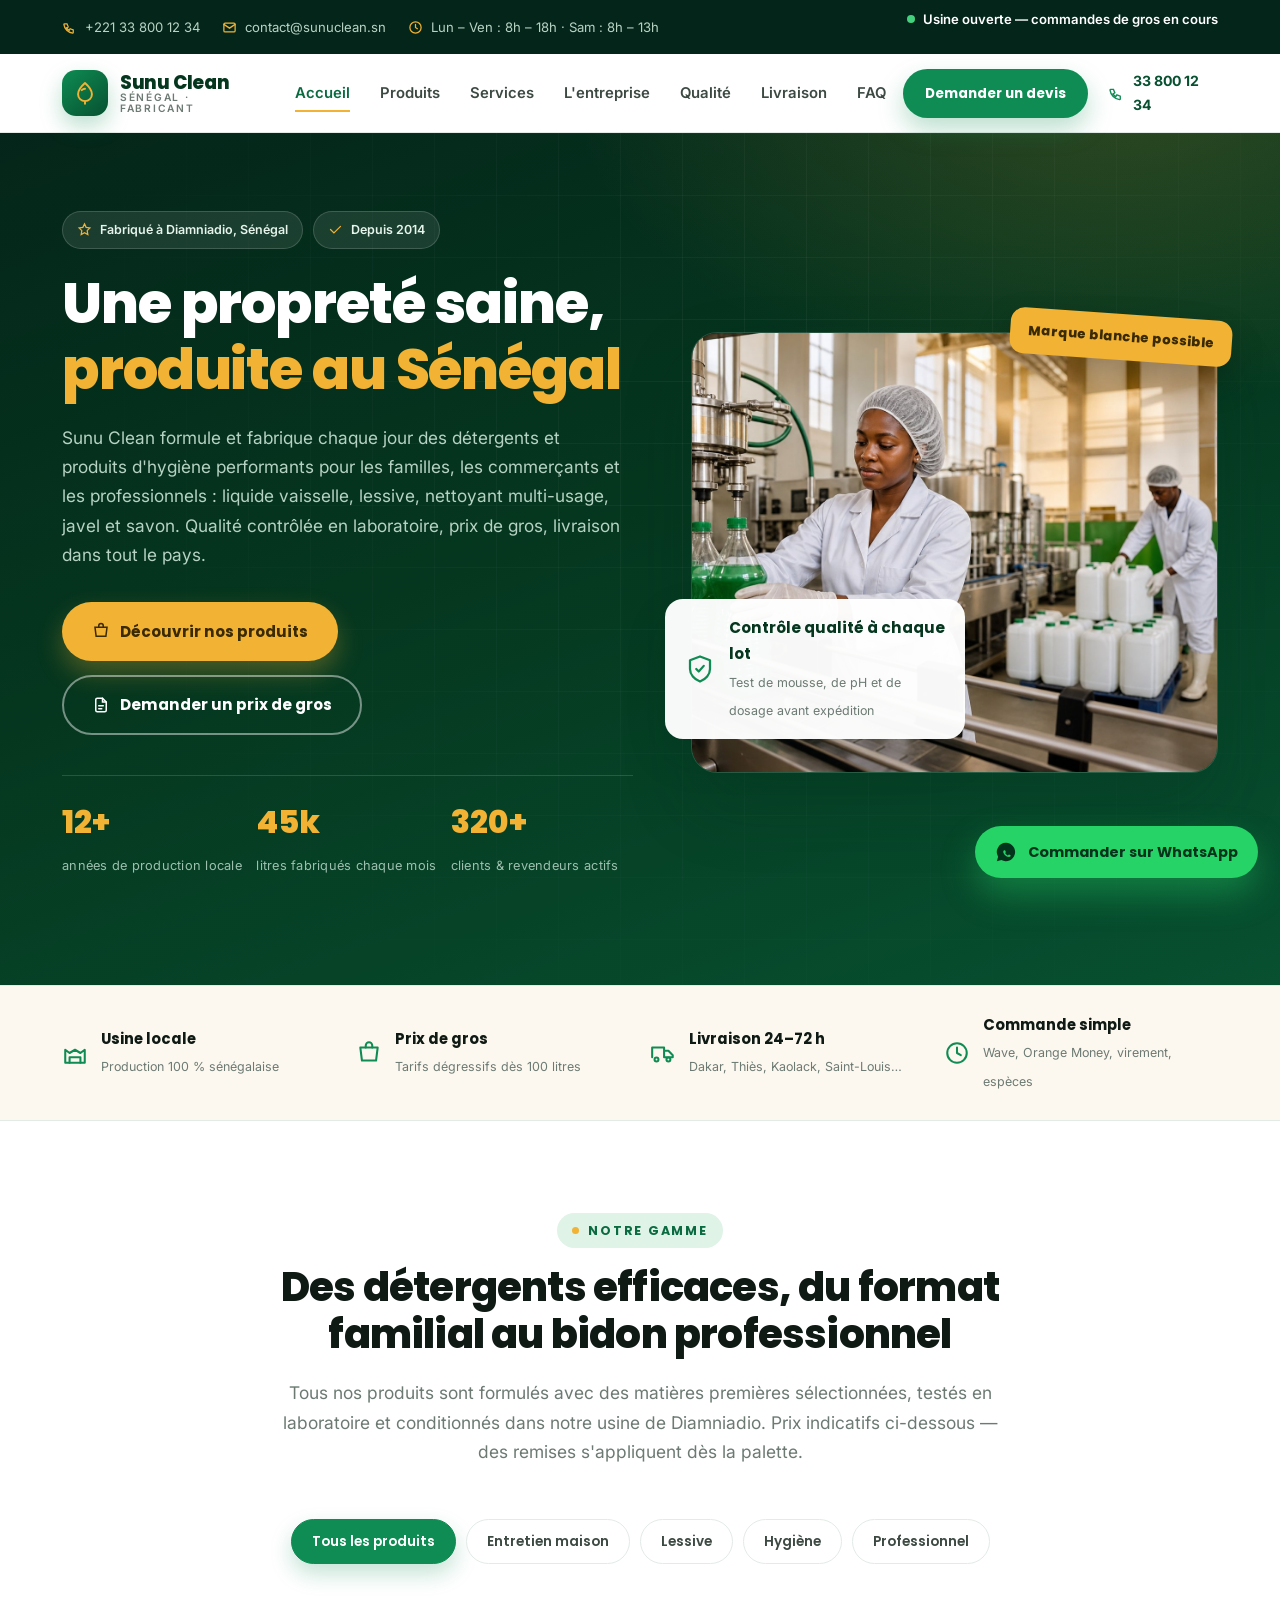
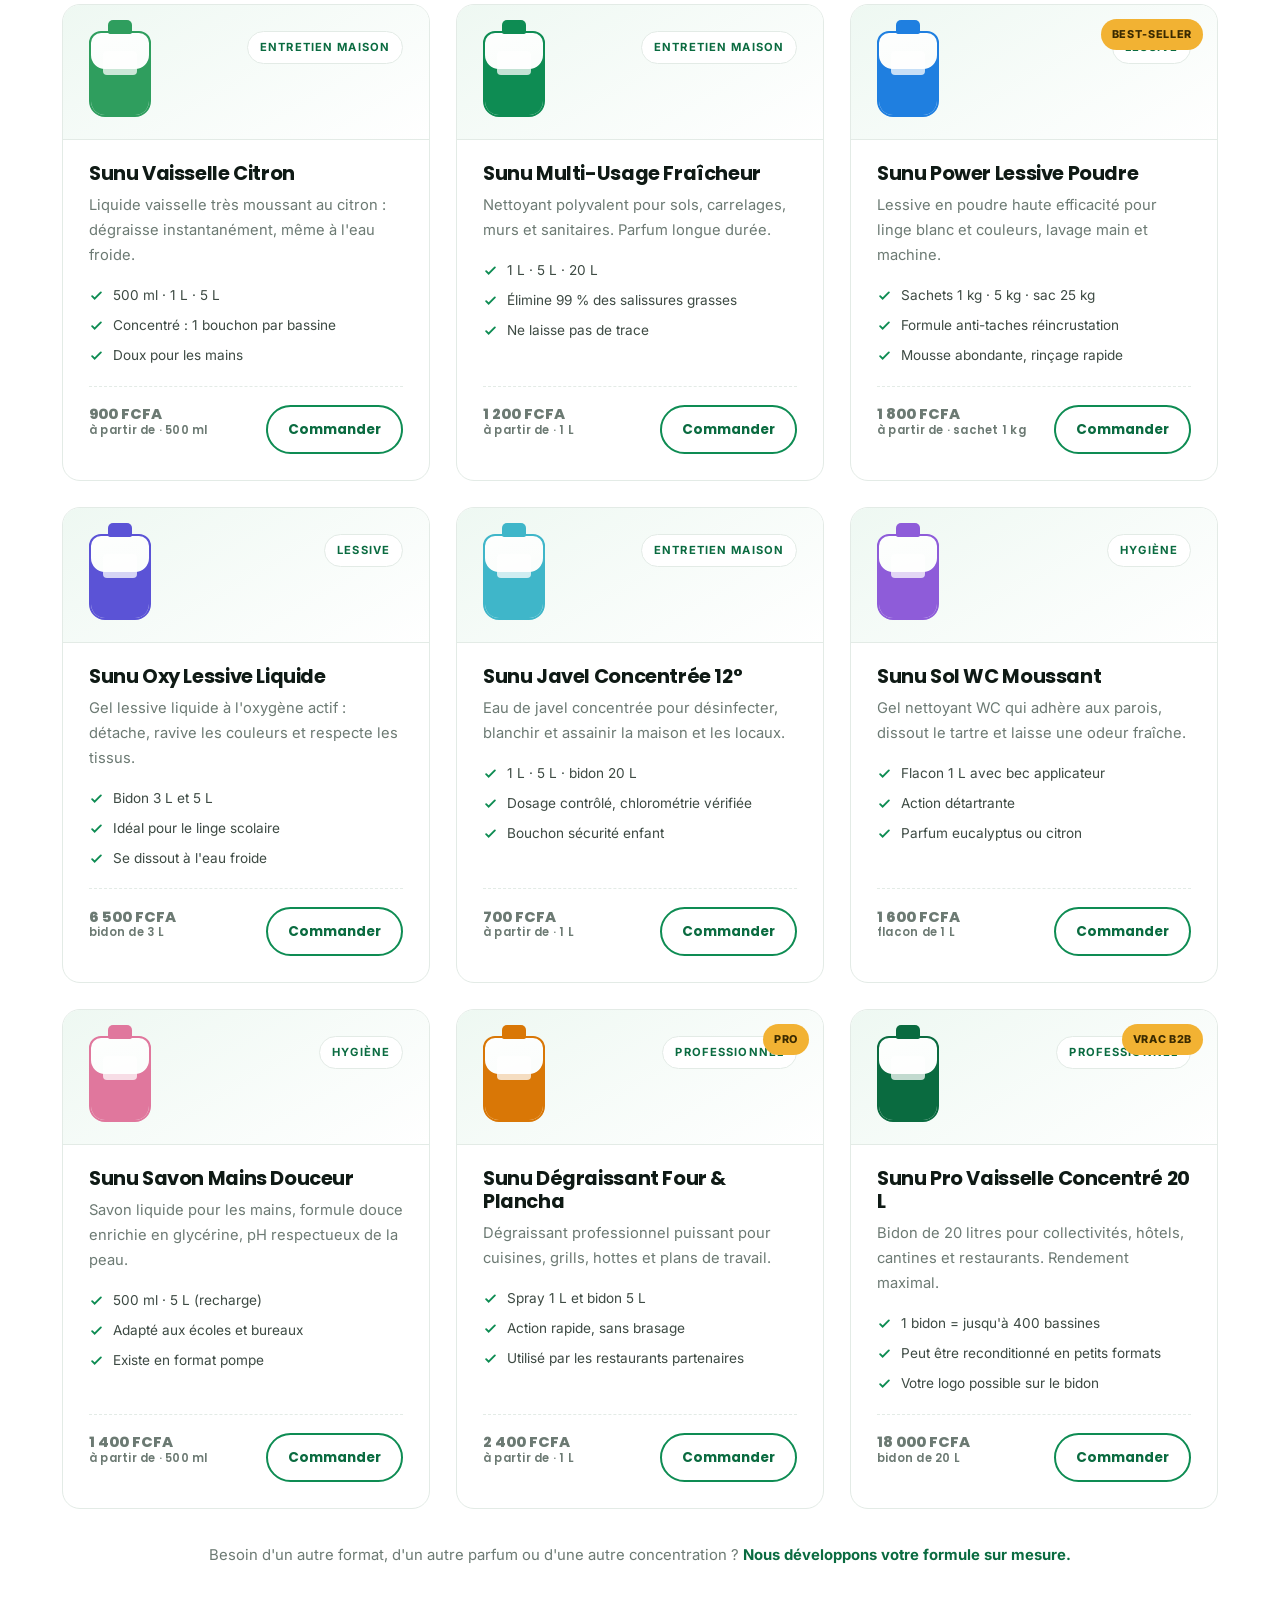
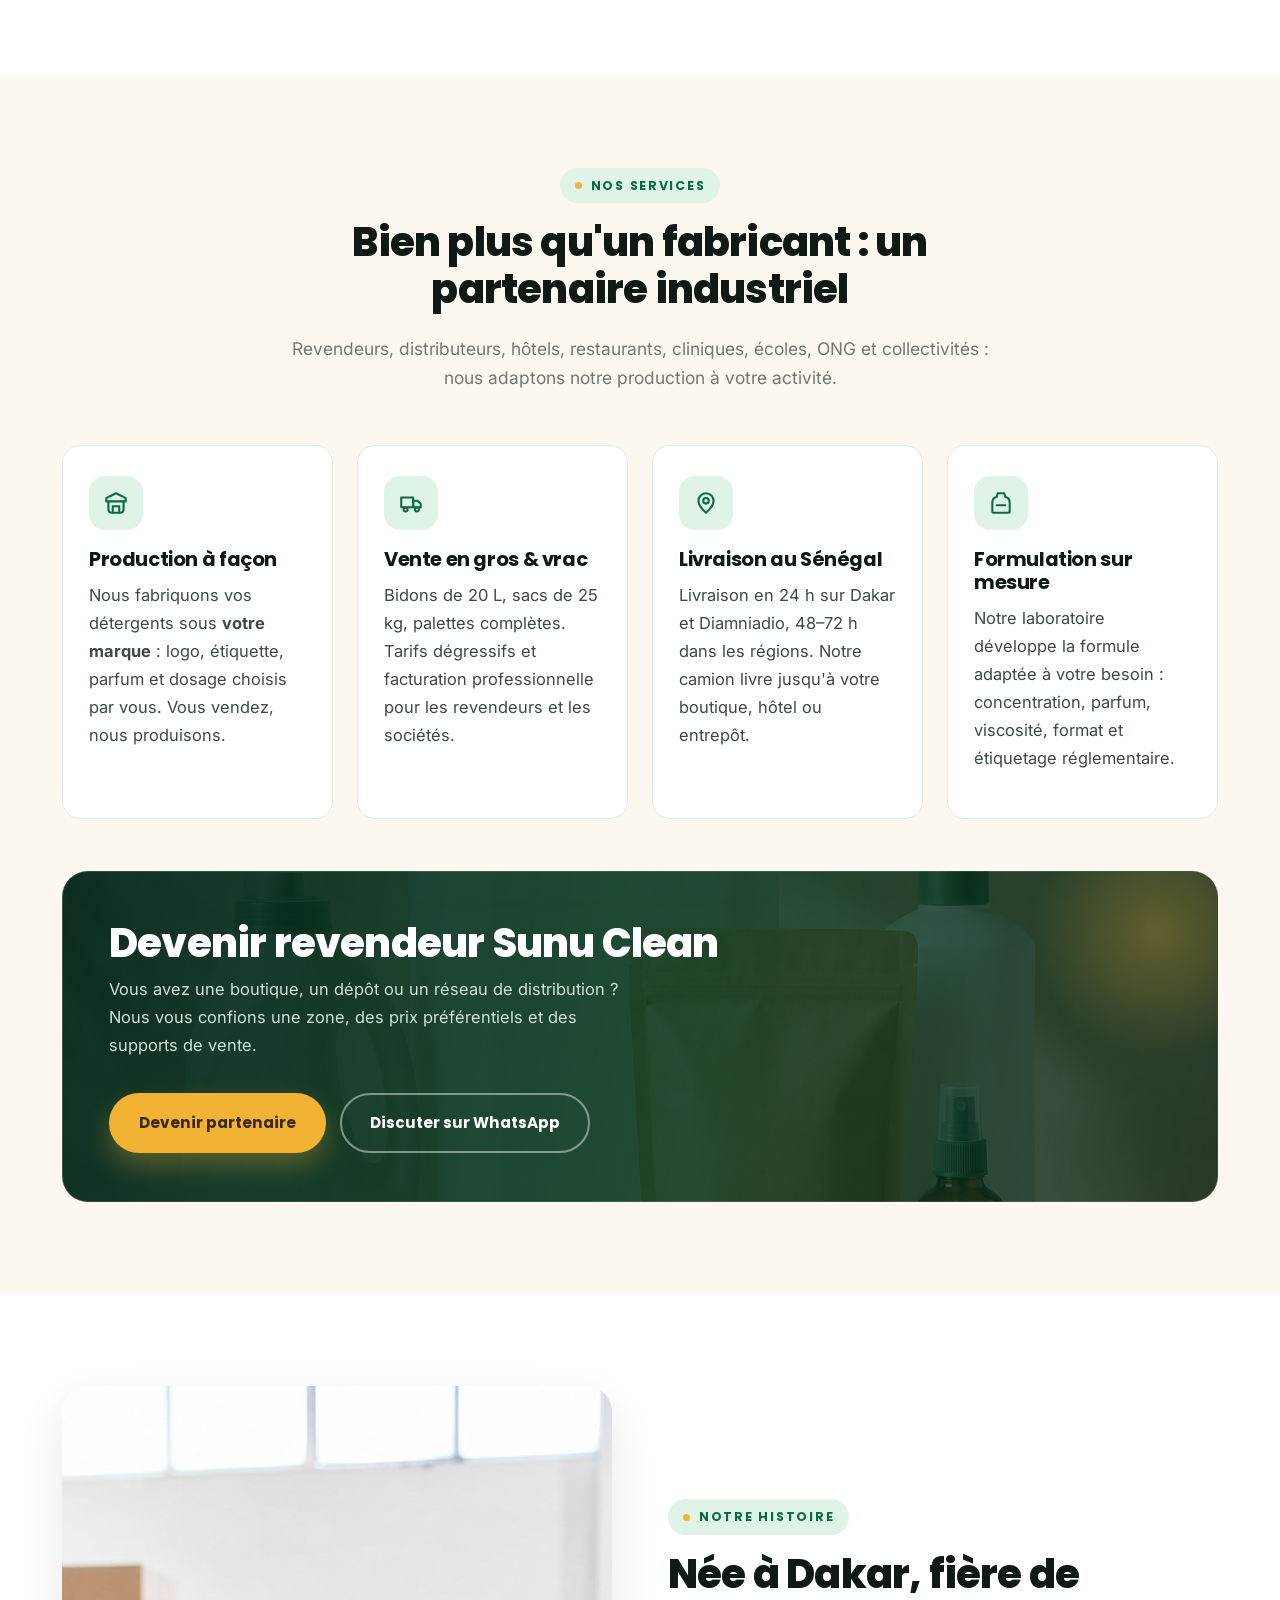
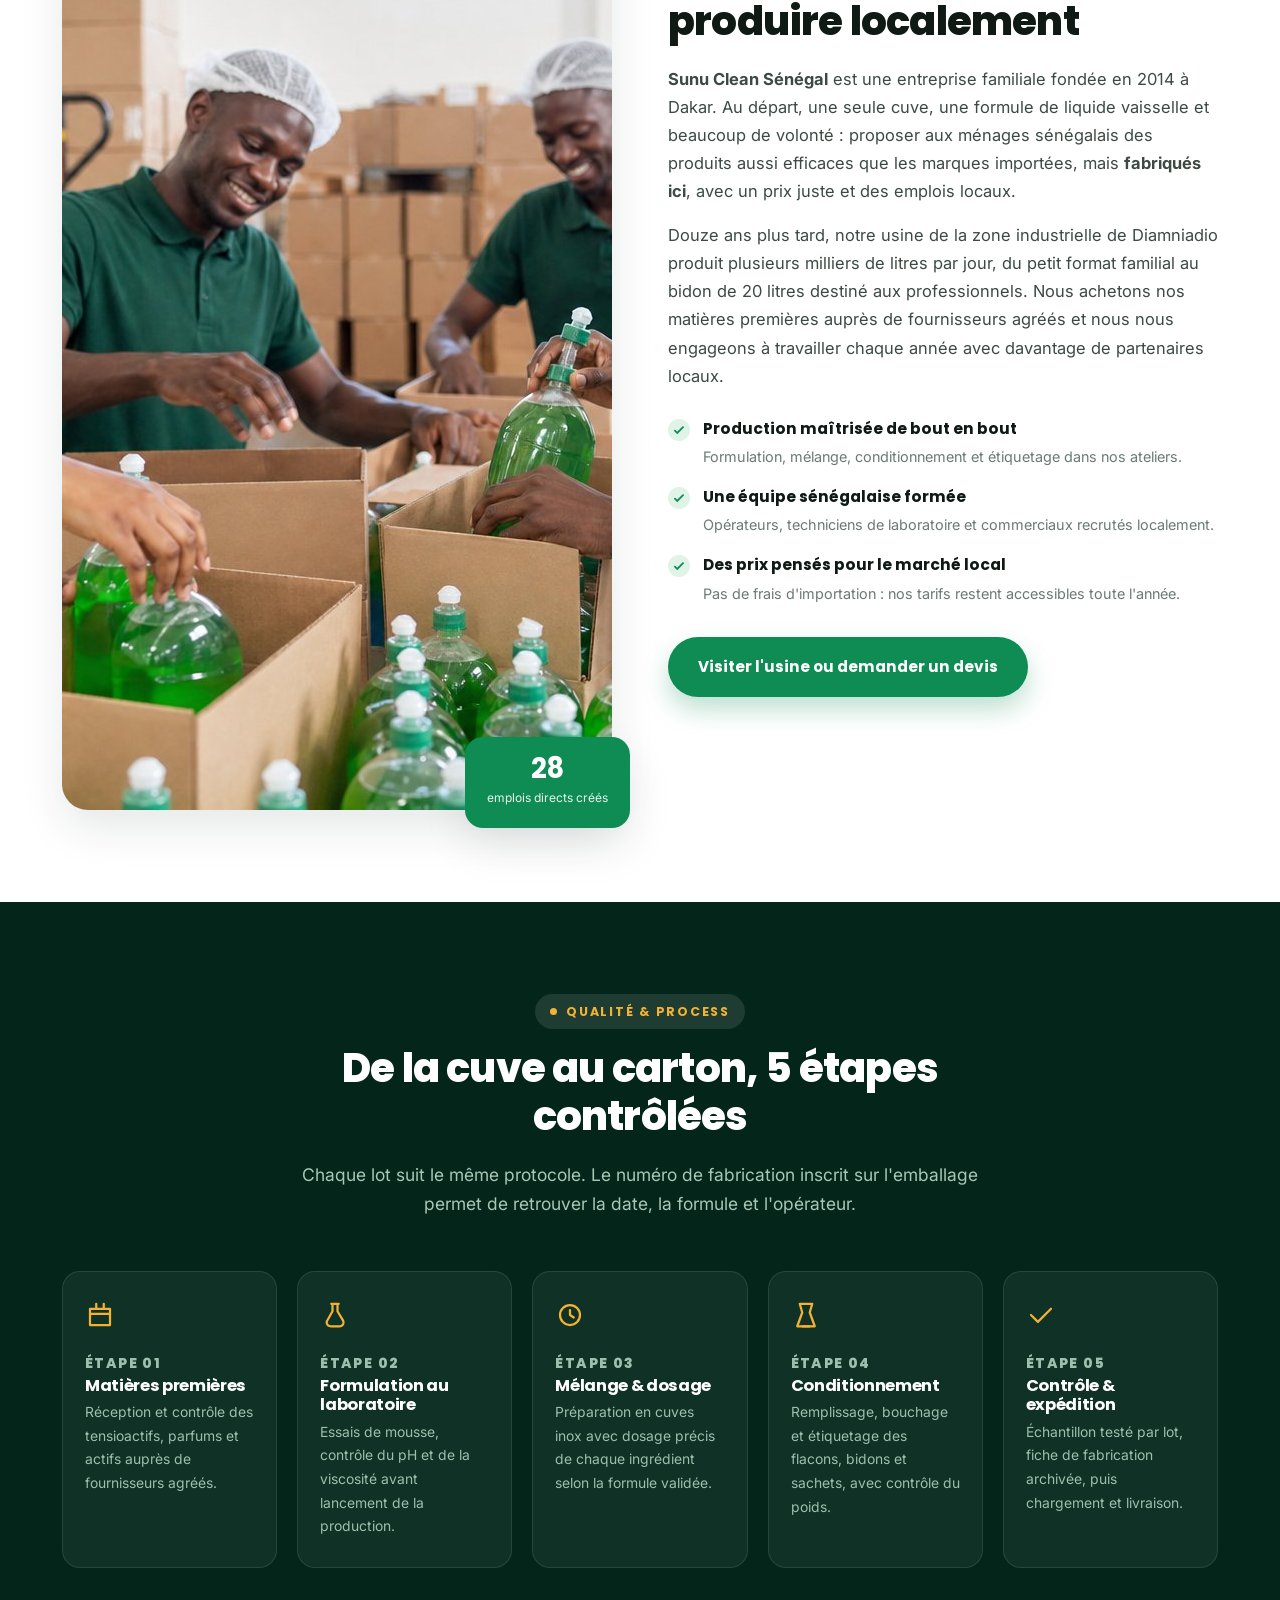
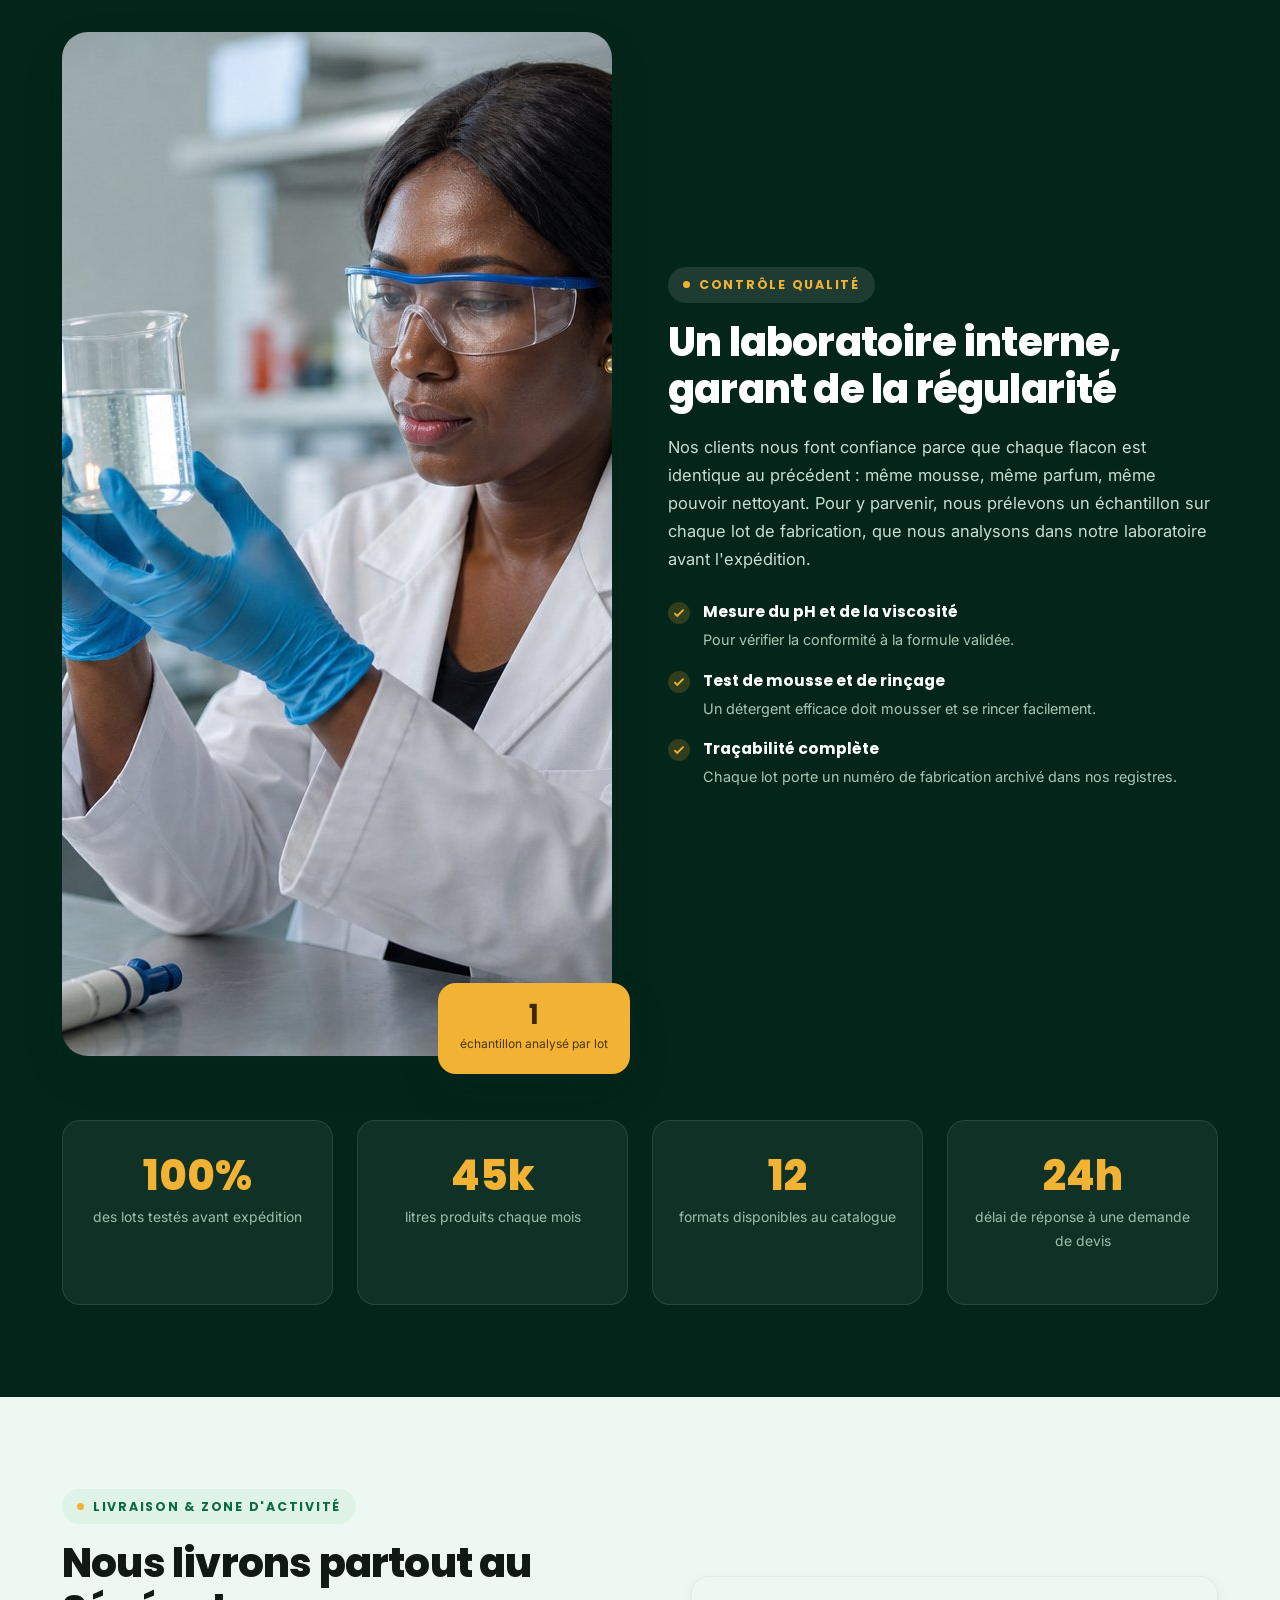
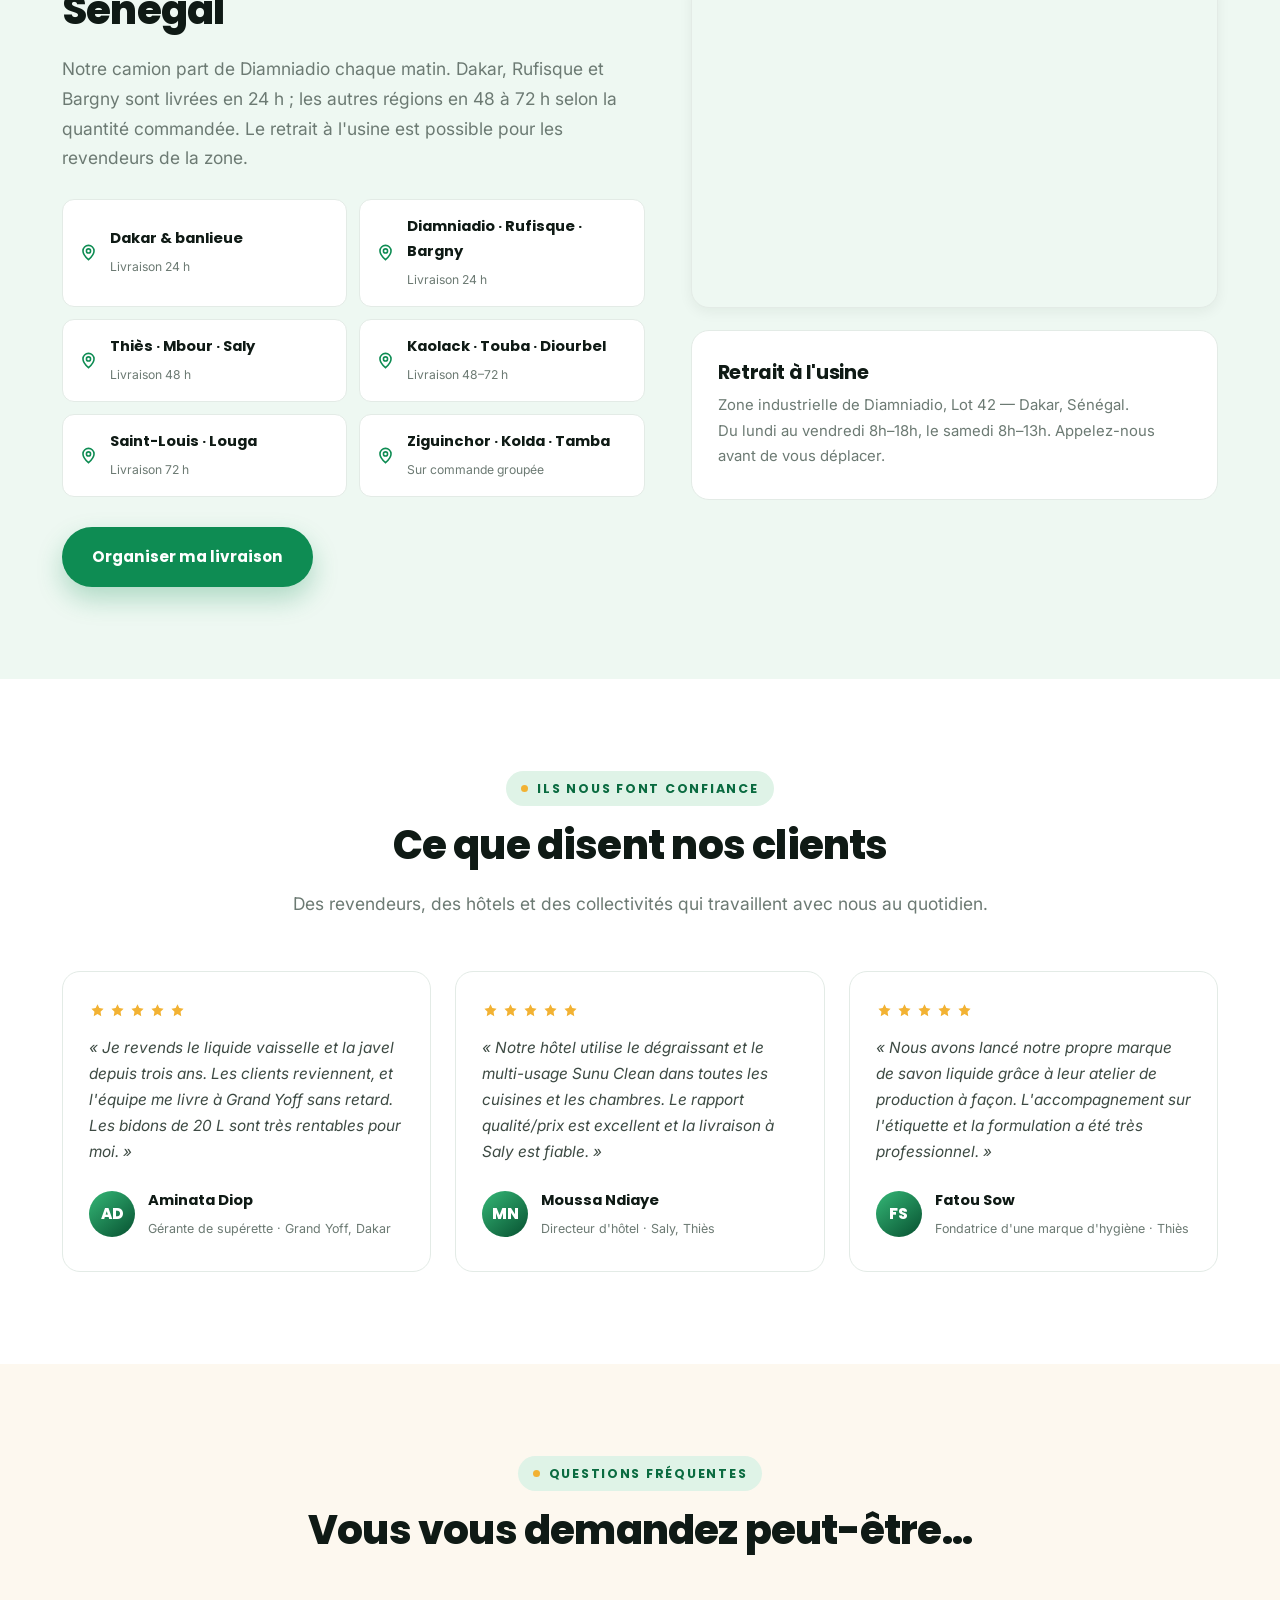
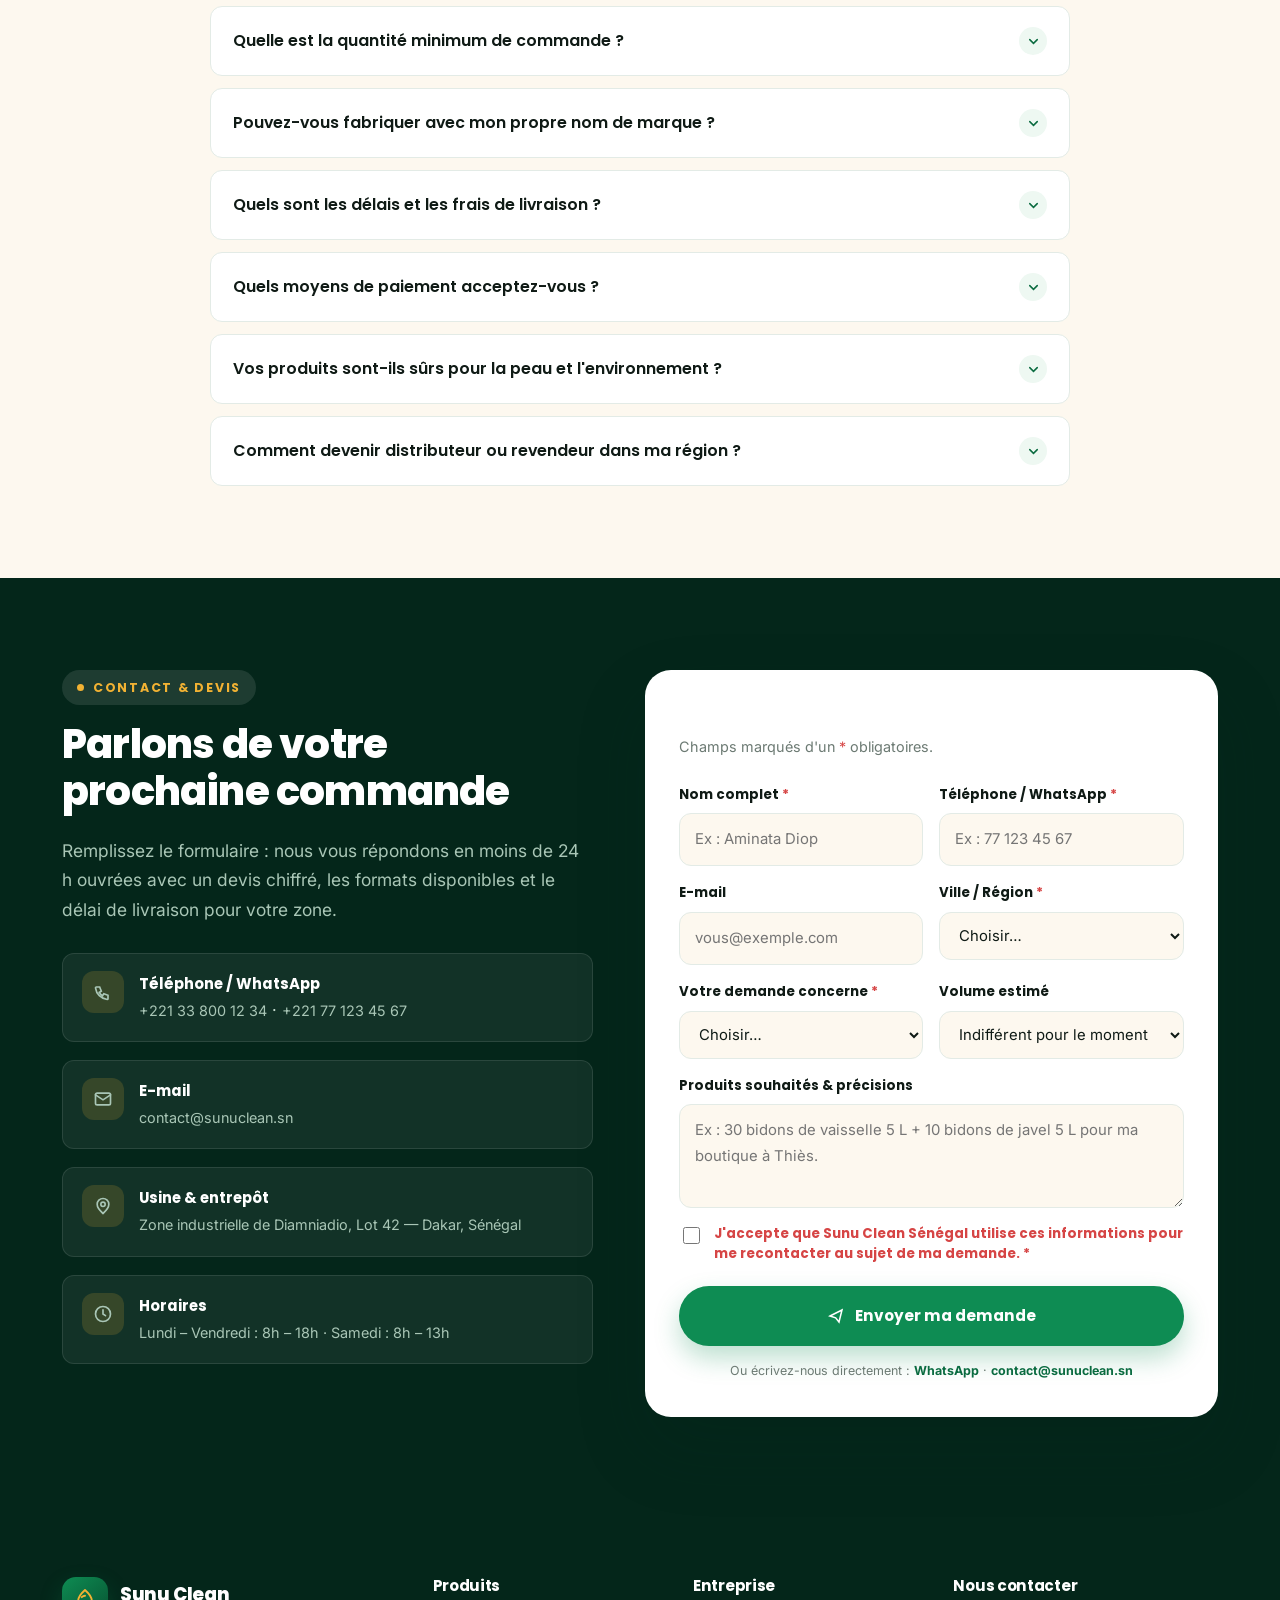
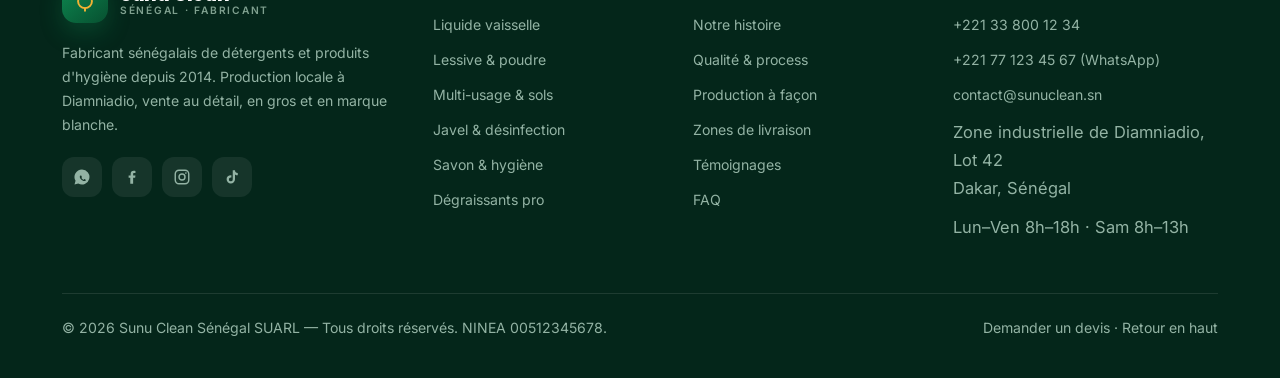
<file: site-vitrine-sunu-clean/index.html>
<!DOCTYPE html>
<html lang="fr">
<head>
  <meta charset="UTF-8" />
  <meta name="viewport" content="width=device-width, initial-scale=1.0" />
  <title>Sunu Clean Sénégal — Fabricant de détergents &amp; produits d'hygiène à Dakar</title>
  <meta name="description" content="Sunu Clean Sénégal fabrique à Diamniadio des détergents de qualité : liquide vaisselle, lessive, multi-usage, javel, savon. Vente en gros, marque blanche et livraison partout au Sénégal." />
  <meta name="keywords" content="détergent Sénégal, fabricant détergent Dakar, liquide vaisselle Dakar, lessive Sénégal, javel Dakar, produits d'hygiène Sénégal, marque blanche détergent" />
  <meta name="author" content="Sunu Clean Sénégal" />
  <meta name="theme-color" content="#075030" />

  <meta property="og:type" content="website" />
  <meta property="og:locale" content="fr_SN" />
  <meta property="og:title" content="Sunu Clean Sénégal — La propreté made in Sénégal" />
  <meta property="og:description" content="Fabricant sénégalais de détergents et produits d'hygiène. Production locale à Diamniadio, vente en gros, marque blanche et livraison dans tout le pays." />
  <meta property="og:image" content="assets/img/hero-usine.jpg" />

  <link rel="icon" href="data:image/svg+xml,%3Csvg xmlns='http://www.w3.org/2000/svg' viewBox='0 0 100 100'%3E%3Crect width='100' height='100' rx='24' fill='%23075030'/%3E%3Ctext x='50' y='70' font-size='58' font-family='Arial' font-weight='bold' text-anchor='middle' fill='%23f2b233'%3ESC%3C/text%3E%3C/svg%3E" />

  <link rel="preconnect" href="https://fonts.googleapis.com" />
  <link rel="preconnect" href="https://fonts.gstatic.com" crossorigin />
  <link href="https://fonts.googleapis.com/css2?family=Inter:wght@400;500;600;700&family=Poppins:wght@600;700;800&display=swap" rel="stylesheet" />
  <link rel="stylesheet" href="assets/css/style.css" />

  <script type="application/ld+json">
  {
    "@context": "https://schema.org",
    "@type": "LocalBusiness",
    "name": "Sunu Clean Sénégal",
    "description": "Fabricant sénégalais de détergents et produits d'hygiène : liquide vaisselle, lessive, multi-usage, javel et savon.",
    "image": "assets/img/hero-usine.jpg",
    "telephone": "+221 33 800 12 34",
    "email": "contact@sunuclean.sn",
    "priceRange": "FCFA",
    "foundingDate": "2014",
    "address": {
      "@type": "PostalAddress",
      "streetAddress": "Zone industrielle de Diamniadio, Lot 42",
      "addressLocality": "Diamniadio",
      "addressRegion": "Dakar",
      "addressCountry": "SN"
    },
    "openingHours": "Mo-Fr 08:00-18:00, Sa 08:00-13:00",
    "makesOffer": [
      { "@type": "Offer", "itemOffered": { "@type": "Product", "name": "Liquide vaisselle Sunu Vaisselle" } },
      { "@type": "Offer", "itemOffered": { "@type": "Product", "name": "Lessive Sunu Power" } },
      { "@type": "Offer", "itemOffered": { "@type": "Product", "name": "Nettoyant multi-usage Sunu Pro" } }
    ]
  }
  </script>
</head>

<body>
  <!-- ================= TOP BAR ================= -->
  <div class="topbar">
    <div class="container topbar__inner">
      <ul class="topbar__list">
        <li class="topbar__item">
          <svg viewBox="0 0 24 24" fill="none" stroke="currentColor" stroke-width="2" stroke-linecap="round"><path d="M4 6h4l2 5-2.5 1.5a11 11 0 0 0 4 4L13 14l5 2v4a1 1 0 0 1-1 1A16 16 0 0 1 3 7a1 1 0 0 1 1-1z"/></svg>
          <a href="tel:+221338001234">+221 33 800 12 34</a>
        </li>
        <li class="topbar__item">
          <svg viewBox="0 0 24 24" fill="none" stroke="currentColor" stroke-width="2" stroke-linecap="round"><rect x="3" y="5" width="18" height="14" rx="2"/><path d="m3 7 9 6 9-6"/></svg>
          <a href="mailto:contact@sunuclean.sn">contact@sunuclean.sn</a>
        </li>
        <li class="topbar__item">
          <svg viewBox="0 0 24 24" fill="none" stroke="currentColor" stroke-width="2" stroke-linecap="round"><circle cx="12" cy="12" r="9"/><path d="M12 7v5l3 2"/></svg>
          Lun – Ven : 8h – 18h · Sam : 8h – 13h
        </li>
      </ul>
      <p class="topbar__badge">
        <span class="topbar__dot" aria-hidden="true"></span>
        Usine ouverte — commandes de gros en cours
      </p>
    </div>
  </div>

  <!-- ================= HEADER ================= -->
  <header class="header" id="header">
    <div class="container header__inner">
      <a class="logo" href="#accueil" aria-label="Sunu Clean Sénégal — accueil">
        <span class="logo__mark">
          <svg viewBox="0 0 24 24" fill="none" stroke="currentColor" stroke-width="1.8" stroke-linecap="round" stroke-linejoin="round">
            <path d="M12 2.8s6.4 5.6 6.4 10.3A6.4 6.4 0 0 1 12 19.5a6.4 6.4 0 0 1-6.4-6.4C5.6 8.4 12 2.8 12 2.8z"/>
            <path d="M12 19.5V22M9 9.4c.9-.9 2-1.4 3-1.4"/>
          </svg>
        </span>
        <span class="logo__text">
          <span class="logo__name">Sunu Clean</span>
          <span class="logo__tag">Sénégal · Fabricant</span>
        </span>
      </a>

      <nav class="nav" id="nav" aria-label="Navigation principale">
        <a class="nav__link is-active" href="#accueil">Accueil</a>
        <a class="nav__link" href="#produits">Produits</a>
        <a class="nav__link" href="#services">Services</a>
        <a class="nav__link" href="#entreprise">L'entreprise</a>
        <a class="nav__link" href="#qualite">Qualité</a>
        <a class="nav__link" href="#livraison">Livraison</a>
        <a class="nav__link" href="#faq">FAQ</a>
        <a class="btn btn--primary btn--sm" href="#devis">Demander un devis</a>
      </nav>

      <div class="header__actions">
        <a class="header__phone" href="tel:+221338001234">
          <svg viewBox="0 0 24 24" fill="none" stroke="currentColor" stroke-width="2" stroke-linecap="round"><path d="M4 6h4l2 5-2.5 1.5a11 11 0 0 0 4 4L13 14l5 2v4a1 1 0 0 1-1 1A16 16 0 0 1 3 7a1 1 0 0 1 1-1z"/></svg>
          33 800 12 34
        </a>
        <button class="burger" id="burger" aria-label="Ouvrir le menu" aria-expanded="false" aria-controls="nav">
          <span></span>
        </button>
      </div>
    </div>
  </header>

  <main>
    <!-- ================= HERO ================= -->
    <section class="hero" id="accueil">
      <div class="container hero__grid">
        <div class="hero__content">
          <div class="hero__badges">
            <span class="chip">
              <svg viewBox="0 0 24 24" fill="none" stroke="currentColor" stroke-width="2" stroke-linecap="round"><path d="m12 3 2.6 5.6 6 .9-4.3 4.3 1 6.2-5.3-2.9-5.3 2.9 1-6.2L3.4 9.5l6-.9L12 3z"/></svg>
              Fabriqué à Diamniadio, Sénégal
            </span>
            <span class="chip">
              <svg viewBox="0 0 24 24" fill="none" stroke="currentColor" stroke-width="2" stroke-linecap="round"><path d="M20 7 9.5 17.5 4 12"/></svg>
              Depuis 2014
            </span>
          </div>

          <h1>Une propreté saine, <em>produite au Sénégal</em></h1>

          <p class="hero__text">
            Sunu Clean formule et fabrique chaque jour des détergents et produits d'hygiène
            performants pour les familles, les commerçants et les professionnels :
            liquide vaisselle, lessive, nettoyant multi-usage, javel et savon.
            Qualité contrôlée en laboratoire, prix de gros, livraison dans tout le pays.
          </p>

          <div class="hero__cta">
            <a class="btn btn--gold" href="#produits">
              <svg viewBox="0 0 24 24" fill="none" stroke="currentColor" stroke-width="2" stroke-linecap="round"><path d="M4 7h16l-1.5 12h-13L4 7z"/><path d="M9 7V5a3 3 0 0 1 6 0v2"/></svg>
              Découvrir nos produits
            </a>
            <a class="btn btn--ghost" href="#devis">
              <svg viewBox="0 0 24 24" fill="none" stroke="currentColor" stroke-width="2" stroke-linecap="round"><path d="M14 3H7a2 2 0 0 0-2 2v14a2 2 0 0 0 2 2h10a2 2 0 0 0 2-2V8l-5-5z"/><path d="M14 3v5h5M9 13h6M9 17h4"/></svg>
              Demander un prix de gros
            </a>
          </div>

          <div class="hero__stats">
            <div class="stat">
              <p class="stat__value"><span data-count="12">0</span><span>+</span></p>
              <p class="stat__label">années de production locale</p>
            </div>
            <div class="stat">
              <p class="stat__value"><span data-count="45">0</span><span>k</span></p>
              <p class="stat__label">litres fabriqués chaque mois</p>
            </div>
            <div class="stat">
              <p class="stat__value"><span data-count="320">0</span><span>+</span></p>
              <p class="stat__label">clients &amp; revendeurs actifs</p>
            </div>
          </div>
        </div>

        <div class="hero__visual">
          <span class="hero__float">Marque blanche possible</span>
          <div class="hero__photo">
            <img src="assets/img/hero-usine.jpg"
                 alt="Opératrice d'usine remplissant des bidons de détergent vert sur la ligne de production Sunu Clean à Diamniadio"
                 width="1536" height="1024" fetchpriority="high" />
          </div>
          <div class="hero__card">
            <svg viewBox="0 0 24 24" fill="none" stroke="currentColor" stroke-width="1.8" stroke-linecap="round" stroke-linejoin="round">
              <path d="M12 2 4 5v7c0 4.4 3.4 8.3 8 10 4.6-1.7 8-5.6 8-10V5l-8-3z"/>
              <path d="m9 12 2 2 4-4.5"/>
            </svg>
            <div>
              <strong>Contrôle qualité à chaque lot</strong>
              <small>Test de mousse, de pH et de dosage avant expédition</small>
            </div>
          </div>
        </div>
      </div>
    </section>

    <!-- ================= BANDEAU CONFIANCE ================= -->
    <div class="strip">
      <div class="container strip__grid">
        <div class="strip__item">
          <svg viewBox="0 0 24 24" fill="none" stroke="currentColor" stroke-width="1.9" stroke-linecap="round" stroke-linejoin="round"><path d="M3 21V9l4 3 5-3 5 3 4-3v12z"/><path d="M7 21v-5h10v5"/></svg>
          <div><b>Usine locale</b><small>Production 100 % sénégalaise</small></div>
        </div>
        <div class="strip__item">
          <svg viewBox="0 0 24 24" fill="none" stroke="currentColor" stroke-width="1.9" stroke-linecap="round" stroke-linejoin="round"><path d="M4 7h16l-1.5 12h-13L4 7z"/><path d="M9 7V5a3 3 0 0 1 6 0v2"/></svg>
          <div><b>Prix de gros</b><small>Tarifs dégressifs dès 100 litres</small></div>
        </div>
        <div class="strip__item">
          <svg viewBox="0 0 24 24" fill="none" stroke="currentColor" stroke-width="1.9" stroke-linecap="round" stroke-linejoin="round"><path d="M2 16V7h11v9M13 10h4l4 4v2h-8"/><circle cx="6" cy="18" r="1.8"/><circle cx="17" cy="18" r="1.8"/></svg>
          <div><b>Livraison 24–72 h</b><small>Dakar, Thiès, Kaolack, Saint-Louis…</small></div>
        </div>
        <div class="strip__item">
          <svg viewBox="0 0 24 24" fill="none" stroke="currentColor" stroke-width="1.9" stroke-linecap="round" stroke-linejoin="round"><circle cx="12" cy="12" r="9"/><path d="M12 7v5l3.5 2"/></svg>
          <div><b>Commande simple</b><small>Wave, Orange Money, virement, espèces</small></div>
        </div>
      </div>
    </div>

    <!-- ================= PRODUITS ================= -->
    <section class="section" id="produits">
      <div class="container">
        <div class="section-head reveal">
          <span class="eyebrow">Notre gamme</span>
          <h2>Des détergents efficaces, du format familial au bidon professionnel</h2>
          <p class="lead">
            Tous nos produits sont formulés avec des matières premières sélectionnées,
            testés en laboratoire et conditionnés dans notre usine de Diamniadio.
            Prix indicatifs ci-dessous — des remises s'appliquent dès la palette.
          </p>
        </div>

        <div class="filters reveal" role="tablist" aria-label="Filtrer les produits par catégorie">
          <button class="filter is-active" data-filter="all">Tous les produits</button>
          <button class="filter" data-filter="maison">Entretien maison</button>
          <button class="filter" data-filter="lessive">Lessive</button>
          <button class="filter" data-filter="hygiene">Hygiène</button>
          <button class="filter" data-filter="pro">Professionnel</button>
        </div>

        <div class="products">
          <!-- 1 -->
          <article class="product reveal" data-cat="maison" style="--product-color:#2f9e5e">
            <div class="product__top">
              <span class="product__bottle" aria-hidden="true"></span>
              <span class="product__cat">Entretien maison</span>
            </div>
            <div class="product__body">
              <h3>Sunu Vaisselle Citron</h3>
              <p>Liquide vaisselle très moussant au citron : dégraisse instantanément, même à l'eau froide.</p>
              <ul class="product__list">
                <li><svg viewBox="0 0 24 24" fill="none" stroke="currentColor" stroke-width="3" stroke-linecap="round"><path d="m5 13 4 4L19 7"/></svg> 500 ml · 1 L · 5 L</li>
                <li><svg viewBox="0 0 24 24" fill="none" stroke="currentColor" stroke-width="3" stroke-linecap="round"><path d="m5 13 4 4L19 7"/></svg> Concentré : 1 bouchon par bassine</li>
                <li><svg viewBox="0 0 24 24" fill="none" stroke="currentColor" stroke-width="3" stroke-linecap="round"><path d="m5 13 4 4L19 7"/></svg> Doux pour les mains</li>
              </ul>
              <div class="product__foot">
                <p class="price">900 FCFA<small>à partir de · 500 ml</small></p>
                <a class="btn btn--outline btn--sm" href="#devis">Commander</a>
              </div>
            </div>
          </article>

          <!-- 2 -->
          <article class="product reveal" data-cat="maison" style="--product-color:#0e8c53">
            <div class="product__top">
              <span class="product__bottle" aria-hidden="true"></span>
              <span class="product__cat">Entretien maison</span>
            </div>
            <div class="product__body">
              <h3>Sunu Multi-Usage Fraîcheur</h3>
              <p>Nettoyant polyvalent pour sols, carrelages, murs et sanitaires. Parfum longue durée.</p>
              <ul class="product__list">
                <li><svg viewBox="0 0 24 24" fill="none" stroke="currentColor" stroke-width="3" stroke-linecap="round"><path d="m5 13 4 4L19 7"/></svg> 1 L · 5 L · 20 L</li>
                <li><svg viewBox="0 0 24 24" fill="none" stroke="currentColor" stroke-width="3" stroke-linecap="round"><path d="m5 13 4 4L19 7"/></svg> Élimine 99 % des salissures grasses</li>
                <li><svg viewBox="0 0 24 24" fill="none" stroke="currentColor" stroke-width="3" stroke-linecap="round"><path d="m5 13 4 4L19 7"/></svg> Ne laisse pas de trace</li>
              </ul>
              <div class="product__foot">
                <p class="price">1 200 FCFA<small>à partir de · 1 L</small></p>
                <a class="btn btn--outline btn--sm" href="#devis">Commander</a>
              </div>
            </div>
          </article>

          <!-- 3 -->
          <article class="product reveal" data-cat="lessive" style="--product-color:#1f7fe0">
            <span class="product__tag">Best-seller</span>
            <div class="product__top">
              <span class="product__bottle" aria-hidden="true"></span>
              <span class="product__cat">Lessive</span>
            </div>
            <div class="product__body">
              <h3>Sunu Power Lessive Poudre</h3>
              <p>Lessive en poudre haute efficacité pour linge blanc et couleurs, lavage main et machine.</p>
              <ul class="product__list">
                <li><svg viewBox="0 0 24 24" fill="none" stroke="currentColor" stroke-width="3" stroke-linecap="round"><path d="m5 13 4 4L19 7"/></svg> Sachets 1 kg · 5 kg · sac 25 kg</li>
                <li><svg viewBox="0 0 24 24" fill="none" stroke="currentColor" stroke-width="3" stroke-linecap="round"><path d="m5 13 4 4L19 7"/></svg> Formule anti-taches réincrustation</li>
                <li><svg viewBox="0 0 24 24" fill="none" stroke="currentColor" stroke-width="3" stroke-linecap="round"><path d="m5 13 4 4L19 7"/></svg> Mousse abondante, rinçage rapide</li>
              </ul>
              <div class="product__foot">
                <p class="price">1 800 FCFA<small>à partir de · sachet 1 kg</small></p>
                <a class="btn btn--outline btn--sm" href="#devis">Commander</a>
              </div>
            </div>
          </article>

          <!-- 4 -->
          <article class="product reveal" data-cat="lessive" style="--product-color:#5b53d6">
            <div class="product__top">
              <span class="product__bottle" aria-hidden="true"></span>
              <span class="product__cat">Lessive</span>
            </div>
            <div class="product__body">
              <h3>Sunu Oxy Lessive Liquide</h3>
              <p>Gel lessive liquide à l'oxygène actif : détache, ravive les couleurs et respecte les tissus.</p>
              <ul class="product__list">
                <li><svg viewBox="0 0 24 24" fill="none" stroke="currentColor" stroke-width="3" stroke-linecap="round"><path d="m5 13 4 4L19 7"/></svg> Bidon 3 L et 5 L</li>
                <li><svg viewBox="0 0 24 24" fill="none" stroke="currentColor" stroke-width="3" stroke-linecap="round"><path d="m5 13 4 4L19 7"/></svg> Idéal pour le linge scolaire</li>
                <li><svg viewBox="0 0 24 24" fill="none" stroke="currentColor" stroke-width="3" stroke-linecap="round"><path d="m5 13 4 4L19 7"/></svg> Se dissout à l'eau froide</li>
              </ul>
              <div class="product__foot">
                <p class="price">6 500 FCFA<small>bidon de 3 L</small></p>
                <a class="btn btn--outline btn--sm" href="#devis">Commander</a>
              </div>
            </div>
          </article>

          <!-- 5 -->
          <article class="product reveal" data-cat="maison" style="--product-color:#3fb6c9">
            <div class="product__top">
              <span class="product__bottle" aria-hidden="true"></span>
              <span class="product__cat">Entretien maison</span>
            </div>
            <div class="product__body">
              <h3>Sunu Javel Concentrée 12°</h3>
              <p>Eau de javel concentrée pour désinfecter, blanchir et assainir la maison et les locaux.</p>
              <ul class="product__list">
                <li><svg viewBox="0 0 24 24" fill="none" stroke="currentColor" stroke-width="3" stroke-linecap="round"><path d="m5 13 4 4L19 7"/></svg> 1 L · 5 L · bidon 20 L</li>
                <li><svg viewBox="0 0 24 24" fill="none" stroke="currentColor" stroke-width="3" stroke-linecap="round"><path d="m5 13 4 4L19 7"/></svg> Dosage contrôlé, chlorométrie vérifiée</li>
                <li><svg viewBox="0 0 24 24" fill="none" stroke="currentColor" stroke-width="3" stroke-linecap="round"><path d="m5 13 4 4L19 7"/></svg> Bouchon sécurité enfant</li>
              </ul>
              <div class="product__foot">
                <p class="price">700 FCFA<small>à partir de · 1 L</small></p>
                <a class="btn btn--outline btn--sm" href="#devis">Commander</a>
              </div>
            </div>
          </article>

          <!-- 6 -->
          <article class="product reveal" data-cat="hygiene" style="--product-color:#8e5cd9">
            <div class="product__top">
              <span class="product__bottle" aria-hidden="true"></span>
              <span class="product__cat">Hygiène</span>
            </div>
            <div class="product__body">
              <h3>Sunu Sol WC Moussant</h3>
              <p>Gel nettoyant WC qui adhère aux parois, dissout le tartre et laisse une odeur fraîche.</p>
              <ul class="product__list">
                <li><svg viewBox="0 0 24 24" fill="none" stroke="currentColor" stroke-width="3" stroke-linecap="round"><path d="m5 13 4 4L19 7"/></svg> Flacon 1 L avec bec applicateur</li>
                <li><svg viewBox="0 0 24 24" fill="none" stroke="currentColor" stroke-width="3" stroke-linecap="round"><path d="m5 13 4 4L19 7"/></svg> Action détartrante</li>
                <li><svg viewBox="0 0 24 24" fill="none" stroke="currentColor" stroke-width="3" stroke-linecap="round"><path d="m5 13 4 4L19 7"/></svg> Parfum eucalyptus ou citron</li>
              </ul>
              <div class="product__foot">
                <p class="price">1 600 FCFA<small>flacon de 1 L</small></p>
                <a class="btn btn--outline btn--sm" href="#devis">Commander</a>
              </div>
            </div>
          </article>

          <!-- 7 -->
          <article class="product reveal" data-cat="hygiene" style="--product-color:#e0779d">
            <div class="product__top">
              <span class="product__bottle" aria-hidden="true"></span>
              <span class="product__cat">Hygiène</span>
            </div>
            <div class="product__body">
              <h3>Sunu Savon Mains Douceur</h3>
              <p>Savon liquide pour les mains, formule douce enrichie en glycérine, pH respectueux de la peau.</p>
              <ul class="product__list">
                <li><svg viewBox="0 0 24 24" fill="none" stroke="currentColor" stroke-width="3" stroke-linecap="round"><path d="m5 13 4 4L19 7"/></svg> 500 ml · 5 L (recharge)</li>
                <li><svg viewBox="0 0 24 24" fill="none" stroke="currentColor" stroke-width="3" stroke-linecap="round"><path d="m5 13 4 4L19 7"/></svg> Adapté aux écoles et bureaux</li>
                <li><svg viewBox="0 0 24 24" fill="none" stroke="currentColor" stroke-width="3" stroke-linecap="round"><path d="m5 13 4 4L19 7"/></svg> Existe en format pompe</li>
              </ul>
              <div class="product__foot">
                <p class="price">1 400 FCFA<small>à partir de · 500 ml</small></p>
                <a class="btn btn--outline btn--sm" href="#devis">Commander</a>
              </div>
            </div>
          </article>

          <!-- 8 -->
          <article class="product reveal" data-cat="pro" style="--product-color:#d97706">
            <span class="product__tag">Pro</span>
            <div class="product__top">
              <span class="product__bottle" aria-hidden="true"></span>
              <span class="product__cat">Professionnel</span>
            </div>
            <div class="product__body">
              <h3>Sunu Dégraissant Four &amp; Plancha</h3>
              <p>Dégraissant professionnel puissant pour cuisines, grills, hottes et plans de travail.</p>
              <ul class="product__list">
                <li><svg viewBox="0 0 24 24" fill="none" stroke="currentColor" stroke-width="3" stroke-linecap="round"><path d="m5 13 4 4L19 7"/></svg> Spray 1 L et bidon 5 L</li>
                <li><svg viewBox="0 0 24 24" fill="none" stroke="currentColor" stroke-width="3" stroke-linecap="round"><path d="m5 13 4 4L19 7"/></svg> Action rapide, sans brasage</li>
                <li><svg viewBox="0 0 24 24" fill="none" stroke="currentColor" stroke-width="3" stroke-linecap="round"><path d="m5 13 4 4L19 7"/></svg> Utilisé par les restaurants partenaires</li>
              </ul>
              <div class="product__foot">
                <p class="price">2 400 FCFA<small>à partir de · 1 L</small></p>
                <a class="btn btn--outline btn--sm" href="#devis">Commander</a>
              </div>
            </div>
          </article>

          <!-- 9 -->
          <article class="product reveal" data-cat="pro" style="--product-color:#0a6b40">
            <span class="product__tag">Vrac B2B</span>
            <div class="product__top">
              <span class="product__bottle" aria-hidden="true"></span>
              <span class="product__cat">Professionnel</span>
            </div>
            <div class="product__body">
              <h3>Sunu Pro Vaisselle Concentré 20 L</h3>
              <p>Bidon de 20 litres pour collectivités, hôtels, cantines et restaurants. Rendement maximal.</p>
              <ul class="product__list">
                <li><svg viewBox="0 0 24 24" fill="none" stroke="currentColor" stroke-width="3" stroke-linecap="round"><path d="m5 13 4 4L19 7"/></svg> 1 bidon = jusqu'à 400 bassines</li>
                <li><svg viewBox="0 0 24 24" fill="none" stroke="currentColor" stroke-width="3" stroke-linecap="round"><path d="m5 13 4 4L19 7"/></svg> Peut être reconditionné en petits formats</li>
                <li><svg viewBox="0 0 24 24" fill="none" stroke="currentColor" stroke-width="3" stroke-linecap="round"><path d="m5 13 4 4L19 7"/></svg> Votre logo possible sur le bidon</li>
              </ul>
              <div class="product__foot">
                <p class="price">18 000 FCFA<small>bidon de 20 L</small></p>
                <a class="btn btn--outline btn--sm" href="#devis">Commander</a>
              </div>
            </div>
          </article>
        </div>

        <p class="lead reveal" style="text-align:center;margin-top:34px;font-size:.93rem">
          Besoin d'un autre format, d'un autre parfum ou d'une autre concentration ?
          <a href="#devis" style="color:var(--green-700);font-weight:700">Nous développons votre formule sur mesure.</a>
        </p>
      </div>
    </section>

    <!-- ================= SERVICES ================= -->
    <section class="section section--sand" id="services">
      <div class="container">
        <div class="section-head reveal">
          <span class="eyebrow">Nos services</span>
          <h2>Bien plus qu'un fabricant : un partenaire industriel</h2>
          <p class="lead">
            Revendeurs, distributeurs, hôtels, restaurants, cliniques, écoles, ONG et
            collectivités : nous adaptons notre production à votre activité.
          </p>
        </div>

        <div class="grid grid--4">
          <article class="card reveal">
            <span class="card__icon">
              <svg viewBox="0 0 24 24" fill="none" stroke="currentColor" stroke-width="1.9" stroke-linecap="round" stroke-linejoin="round"><path d="M12 3 3 7.5v3h18v-3L12 3z"/><path d="M5 10.5V18a3 3 0 0 0 3 3h8a3 3 0 0 0 3-3v-7.5"/><path d="M9 21v-6h6v6"/></svg>
            </span>
            <h3>Production à façon</h3>
            <p>
              Nous fabriquons vos détergents sous <strong>votre marque</strong> : logo, étiquette,
              parfum et dosage choisis par vous. Vous vendez, nous produisons.
            </p>
          </article>

          <article class="card reveal">
            <span class="card__icon">
              <svg viewBox="0 0 24 24" fill="none" stroke="currentColor" stroke-width="1.9" stroke-linecap="round" stroke-linejoin="round"><path d="M3 7h11v9H3z"/><path d="M14 10h4l3 3v3h-7z"/><circle cx="7" cy="18" r="1.8"/><circle cx="17.5" cy="18" r="1.8"/></svg>
            </span>
            <h3>Vente en gros &amp; vrac</h3>
            <p>
              Bidons de 20 L, sacs de 25 kg, palettes complètes. Tarifs dégressifs
              et facturation professionnelle pour les revendeurs et les sociétés.
            </p>
          </article>

          <article class="card reveal">
            <span class="card__icon">
              <svg viewBox="0 0 24 24" fill="none" stroke="currentColor" stroke-width="1.9" stroke-linecap="round" stroke-linejoin="round"><path d="M12 21s-7-6.1-7-11a7 7 0 0 1 14 0c0 4.9-7 11-7 11z"/><circle cx="12" cy="10" r="2.6"/></svg>
            </span>
            <h3>Livraison au Sénégal</h3>
            <p>
              Livraison en 24 h sur Dakar et Diamniadio, 48–72 h dans les régions.
              Notre camion livre jusqu'à votre boutique, hôtel ou entrepôt.
            </p>
          </article>

          <article class="card reveal">
            <span class="card__icon">
              <svg viewBox="0 0 24 24" fill="none" stroke="currentColor" stroke-width="1.9" stroke-linecap="round" stroke-linejoin="round"><path d="M9 3h6l1 3.5a5 5 0 0 1 4 4.9V20a1 1 0 0 1-1 1H5a1 1 0 0 1-1-1v-8.6a5 5 0 0 1 4-4.9L9 3z"/><path d="M8 14h8"/></svg>
            </span>
            <h3>Formulation sur mesure</h3>
            <p>
              Notre laboratoire développe la formule adaptée à votre besoin :
              concentration, parfum, viscosité, format et étiquetage réglementaire.
            </p>
          </article>
        </div>

        <div class="cta-band cta-band--photo reveal" style="margin-top:52px">
          <div>
            <h2>Devenir revendeur Sunu Clean</h2>
            <p>
              Vous avez une boutique, un dépôt ou un réseau de distribution ?
              Nous vous confions une zone, des prix préférentiels et des supports de vente.
            </p>
          </div>
          <div class="cta-band__actions">
            <a class="btn btn--gold" href="#devis">Devenir partenaire</a>
            <a class="btn btn--ghost" href="https://wa.me/221771234567?text=Bonjour%20Sunu%20Clean%2C%20je%20souhaite%20devenir%20revendeur." target="_blank" rel="noopener">Discuter sur WhatsApp</a>
          </div>
        </div>
      </div>
    </section>

    <!-- ================= ENTREPRISE ================= -->
    <section class="section" id="entreprise">
      <div class="container split">
        <div class="split__media reveal">
          <img src="assets/img/equipe-logistique.jpg"
               alt="Équipe Sunu Clean en polo vert emballant des bouteilles de détergent dans des cartons à l'usine"
               width="1536" height="1024" loading="lazy" />
          <div class="split__badge">
            <b>28</b>
            <small>emplois directs créés</small>
          </div>
        </div>

        <div class="reveal">
          <span class="eyebrow">Notre histoire</span>
          <h2>Née à Dakar, fière de produire localement</h2>
          <p>
            <strong>Sunu Clean Sénégal</strong> est une entreprise familiale fondée en 2014 à Dakar.
            Au départ, une seule cuve, une formule de liquide vaisselle et beaucoup de volonté :
            proposer aux ménages sénégalais des produits aussi efficaces que les marques importées,
            mais <strong>fabriqués ici</strong>, avec un prix juste et des emplois locaux.
          </p>
          <p>
            Douze ans plus tard, notre usine de la zone industrielle de Diamniadio produit
            plusieurs milliers de litres par jour, du petit format familial au bidon de 20 litres
            destiné aux professionnels. Nous achetons nos matières premières auprès de
            fournisseurs agréés et nous nous engageons à travailler chaque année
            avec davantage de partenaires locaux.
          </p>

          <ul class="checklist">
            <li>
              <svg viewBox="0 0 24 24" fill="none" stroke="currentColor" stroke-width="3" stroke-linecap="round"><path d="m5 13 4 4L19 7"/></svg>
              <div><b>Production maîtrisée de bout en bout</b><span>Formulation, mélange, conditionnement et étiquetage dans nos ateliers.</span></div>
            </li>
            <li>
              <svg viewBox="0 0 24 24" fill="none" stroke="currentColor" stroke-width="3" stroke-linecap="round"><path d="m5 13 4 4L19 7"/></svg>
              <div><b>Une équipe sénégalaise formée</b><span>Opérateurs, techniciens de laboratoire et commerciaux recrutés localement.</span></div>
            </li>
            <li>
              <svg viewBox="0 0 24 24" fill="none" stroke="currentColor" stroke-width="3" stroke-linecap="round"><path d="m5 13 4 4L19 7"/></svg>
              <div><b>Des prix pensés pour le marché local</b><span>Pas de frais d'importation : nos tarifs restent accessibles toute l'année.</span></div>
            </li>
          </ul>

          <a class="btn btn--primary" href="#devis">Visiter l'usine ou demander un devis</a>
        </div>
      </div>
    </section>

    <!-- ================= QUALITÉ / PROCESS ================= -->
    <section class="section section--dark" id="qualite">
      <div class="container">
        <div class="section-head reveal">
          <span class="eyebrow">Qualité &amp; process</span>
          <h2>De la cuve au carton, 5 étapes contrôlées</h2>
          <p class="lead">
            Chaque lot suit le même protocole. Le numéro de fabrication inscrit sur
            l'emballage permet de retrouver la date, la formule et l'opérateur.
          </p>
        </div>

        <div class="steps">
          <article class="step reveal">
            <svg class="step__icon" viewBox="0 0 24 24" fill="none" stroke="currentColor" stroke-width="1.8" stroke-linecap="round" stroke-linejoin="round"><path d="M4 7h16v13H4z"/><path d="M4 11h16M9 3v4M15 3v4"/></svg>
            <p class="step__num">ÉTAPE 01</p>
            <h3>Matières premières</h3>
            <p>Réception et contrôle des tensioactifs, parfums et actifs auprès de fournisseurs agréés.</p>
          </article>
          <article class="step reveal">
            <svg class="step__icon" viewBox="0 0 24 24" fill="none" stroke="currentColor" stroke-width="1.8" stroke-linecap="round" stroke-linejoin="round"><path d="M9 3h6M10 3v6l-4.5 8A3 3 0 0 0 8.2 21h7.6a3 3 0 0 0 2.7-4.5L14 9V3"/></svg>
            <p class="step__num">ÉTAPE 02</p>
            <h3>Formulation au laboratoire</h3>
            <p>Essais de mousse, contrôle du pH et de la viscosité avant lancement de la production.</p>
          </article>
          <article class="step reveal">
            <svg class="step__icon" viewBox="0 0 24 24" fill="none" stroke="currentColor" stroke-width="1.8" stroke-linecap="round" stroke-linejoin="round"><circle cx="12" cy="12" r="8"/><path d="M12 8v4l3 2"/></svg>
            <p class="step__num">ÉTAPE 03</p>
            <h3>Mélange &amp; dosage</h3>
            <p>Préparation en cuves inox avec dosage précis de chaque ingrédient selon la formule validée.</p>
          </article>
          <article class="step reveal">
            <svg class="step__icon" viewBox="0 0 24 24" fill="none" stroke="currentColor" stroke-width="1.8" stroke-linecap="round" stroke-linejoin="round"><path d="M7 3h10l-2 7 4 11H5l4-11L7 3z"/><path d="M9 21h6"/></svg>
            <p class="step__num">ÉTAPE 04</p>
            <h3>Conditionnement</h3>
            <p>Remplissage, bouchage et étiquetage des flacons, bidons et sachets, avec contrôle du poids.</p>
          </article>
          <article class="step reveal">
            <svg class="step__icon" viewBox="0 0 24 24" fill="none" stroke="currentColor" stroke-width="1.8" stroke-linecap="round" stroke-linejoin="round"><path d="M20 7 9.5 17.5 4 12"/></svg>
            <p class="step__num">ÉTAPE 05</p>
            <h3>Contrôle &amp; expédition</h3>
            <p>Échantillon testé par lot, fiche de fabrication archivée, puis chargement et livraison.</p>
          </article>
        </div>

        <!-- Laboratoire -->
        <div class="split reveal" style="margin-top:64px">
          <div class="split__media">
            <img src="assets/img/laboratoire.jpg"
                 alt="Technicienne de laboratoire Sunu Clean contrôlant un échantillon de détergent"
                 width="1536" height="1024" loading="lazy" />
            <div class="split__badge">
              <b>1</b>
              <small>échantillon analysé par lot</small>
            </div>
          </div>
          <div>
            <span class="eyebrow">Contrôle qualité</span>
            <h2>Un laboratoire interne, garant de la régularité</h2>
            <p>
              Nos clients nous font confiance parce que chaque flacon est identique au précédent :
              même mousse, même parfum, même pouvoir nettoyant. Pour y parvenir, nous prélevons
              un échantillon sur chaque lot de fabrication, que nous analysons dans notre
              laboratoire avant l'expédition.
            </p>
            <ul class="checklist">
              <li>
                <svg viewBox="0 0 24 24" fill="none" stroke="currentColor" stroke-width="3" stroke-linecap="round"><path d="m5 13 4 4L19 7"/></svg>
                <div><b>Mesure du pH et de la viscosité</b><span>Pour vérifier la conformité à la formule validée.</span></div>
              </li>
              <li>
                <svg viewBox="0 0 24 24" fill="none" stroke="currentColor" stroke-width="3" stroke-linecap="round"><path d="m5 13 4 4L19 7"/></svg>
                <div><b>Test de mousse et de rinçage</b><span>Un détergent efficace doit mousser et se rincer facilement.</span></div>
              </li>
              <li>
                <svg viewBox="0 0 24 24" fill="none" stroke="currentColor" stroke-width="3" stroke-linecap="round"><path d="m5 13 4 4L19 7"/></svg>
                <div><b>Traçabilité complète</b><span>Chaque lot porte un numéro de fabrication archivé dans nos registres.</span></div>
              </li>
            </ul>
          </div>
        </div>

        <div class="grid grid--4 reveal" style="margin-top:64px">
          <div class="number" style="background:rgba(255,255,255,.05);border-color:rgba(255,255,255,.1)">
            <p class="number__value" style="color:var(--gold)"><span data-count="100">0</span>%</p>
            <p class="number__label" style="color:#9dbfae">des lots testés avant expédition</p>
          </div>
          <div class="number" style="background:rgba(255,255,255,.05);border-color:rgba(255,255,255,.1)">
            <p class="number__value" style="color:var(--gold)"><span data-count="45">0</span>k</p>
            <p class="number__label" style="color:#9dbfae">litres produits chaque mois</p>
          </div>
          <div class="number" style="background:rgba(255,255,255,.05);border-color:rgba(255,255,255,.1)">
            <p class="number__value" style="color:var(--gold)"><span data-count="12">0</span></p>
            <p class="number__label" style="color:#9dbfae">formats disponibles au catalogue</p>
          </div>
          <div class="number" style="background:rgba(255,255,255,.05);border-color:rgba(255,255,255,.1)">
            <p class="number__value" style="color:var(--gold)"><span data-count="24">0</span>h</p>
            <p class="number__label" style="color:#9dbfae">délai de réponse à une demande de devis</p>
          </div>
        </div>
      </div>
    </section>

    <!-- ================= LIVRAISON ================= -->
    <section class="section section--mint" id="livraison">
      <div class="container zones">
        <div class="reveal">
          <span class="eyebrow">Livraison &amp; zone d'activité</span>
          <h2>Nous livrons partout au Sénégal</h2>
          <p class="lead">
            Notre camion part de Diamniadio chaque matin. Dakar, Rufisque et Bargny sont livrées
            en 24 h ; les autres régions en 48 à 72 h selon la quantité commandée.
            Le retrait à l'usine est possible pour les revendeurs de la zone.
          </p>

          <div class="zones__list" style="margin:26px 0 30px">
            <div class="zone">
              <svg viewBox="0 0 24 24" fill="none" stroke="currentColor" stroke-width="2" stroke-linecap="round"><path d="M12 21s-7-6.1-7-11a7 7 0 0 1 14 0c0 4.9-7 11-7 11z"/><circle cx="12" cy="10" r="2.6"/></svg>
              <div><b>Dakar &amp; banlieue</b><small>Livraison 24 h</small></div>
            </div>
            <div class="zone">
              <svg viewBox="0 0 24 24" fill="none" stroke="currentColor" stroke-width="2" stroke-linecap="round"><path d="M12 21s-7-6.1-7-11a7 7 0 0 1 14 0c0 4.9-7 11-7 11z"/><circle cx="12" cy="10" r="2.6"/></svg>
              <div><b>Diamniadio · Rufisque · Bargny</b><small>Livraison 24 h</small></div>
            </div>
            <div class="zone">
              <svg viewBox="0 0 24 24" fill="none" stroke="currentColor" stroke-width="2" stroke-linecap="round"><path d="M12 21s-7-6.1-7-11a7 7 0 0 1 14 0c0 4.9-7 11-7 11z"/><circle cx="12" cy="10" r="2.6"/></svg>
              <div><b>Thiès · Mbour · Saly</b><small>Livraison 48 h</small></div>
            </div>
            <div class="zone">
              <svg viewBox="0 0 24 24" fill="none" stroke="currentColor" stroke-width="2" stroke-linecap="round"><path d="M12 21s-7-6.1-7-11a7 7 0 0 1 14 0c0 4.9-7 11-7 11z"/><circle cx="12" cy="10" r="2.6"/></svg>
              <div><b>Kaolack · Touba · Diourbel</b><small>Livraison 48–72 h</small></div>
            </div>
            <div class="zone">
              <svg viewBox="0 0 24 24" fill="none" stroke="currentColor" stroke-width="2" stroke-linecap="round"><path d="M12 21s-7-6.1-7-11a7 7 0 0 1 14 0c0 4.9-7 11-7 11z"/><circle cx="12" cy="10" r="2.6"/></svg>
              <div><b>Saint-Louis · Louga</b><small>Livraison 72 h</small></div>
            </div>
            <div class="zone">
              <svg viewBox="0 0 24 24" fill="none" stroke="currentColor" stroke-width="2" stroke-linecap="round"><path d="M12 21s-7-6.1-7-11a7 7 0 0 1 14 0c0 4.9-7 11-7 11z"/><circle cx="12" cy="10" r="2.6"/></svg>
              <div><b>Ziguinchor · Kolda · Tamba</b><small>Sur commande groupée</small></div>
            </div>
          </div>

          <a class="btn btn--primary" href="#devis">Organiser ma livraison</a>
        </div>

        <div class="reveal">
          <div class="map">
            <iframe
              title="Localisation de l'usine Sunu Clean à Diamniadio, Sénégal"
              src="https://www.google.com/maps?q=Diamniadio%20Dakar%20Senegal&output=embed"
              loading="lazy" referrerpolicy="no-referrer-when-downgrade" allowfullscreen></iframe>
          </div>
          <div class="card" style="margin-top:22px">
            <h3>Retrait à l'usine</h3>
            <p style="margin:0;font-size:.93rem;color:var(--muted)">
              Zone industrielle de Diamniadio, Lot 42 — Dakar, Sénégal.<br />
              Du lundi au vendredi 8h–18h, le samedi 8h–13h. Appelez-nous avant de vous déplacer.
            </p>
          </div>
        </div>
      </div>
    </section>

    <!-- ================= TÉMOIGNAGES ================= -->
    <section class="section" id="temoignages">
      <div class="container">
        <div class="section-head reveal">
          <span class="eyebrow">Ils nous font confiance</span>
          <h2>Ce que disent nos clients</h2>
          <p class="lead">Des revendeurs, des hôtels et des collectivités qui travaillent avec nous au quotidien.</p>
        </div>

        <div class="reviews">
          <article class="review reveal">
            <div class="review__stars" aria-label="5 étoiles sur 5">
              <svg viewBox="0 0 24 24" fill="currentColor"><path d="m12 3 2.6 5.6 6 .9-4.3 4.3 1 6.2-5.3-2.9-5.3 2.9 1-6.2L3.4 9.5l6-.9L12 3z"/></svg>
              <svg viewBox="0 0 24 24" fill="currentColor"><path d="m12 3 2.6 5.6 6 .9-4.3 4.3 1 6.2-5.3-2.9-5.3 2.9 1-6.2L3.4 9.5l6-.9L12 3z"/></svg>
              <svg viewBox="0 0 24 24" fill="currentColor"><path d="m12 3 2.6 5.6 6 .9-4.3 4.3 1 6.2-5.3-2.9-5.3 2.9 1-6.2L3.4 9.5l6-.9L12 3z"/></svg>
              <svg viewBox="0 0 24 24" fill="currentColor"><path d="m12 3 2.6 5.6 6 .9-4.3 4.3 1 6.2-5.3-2.9-5.3 2.9 1-6.2L3.4 9.5l6-.9L12 3z"/></svg>
              <svg viewBox="0 0 24 24" fill="currentColor"><path d="m12 3 2.6 5.6 6 .9-4.3 4.3 1 6.2-5.3-2.9-5.3 2.9 1-6.2L3.4 9.5l6-.9L12 3z"/></svg>
            </div>
            <blockquote>
              « Je revends le liquide vaisselle et la javel depuis trois ans. Les clients reviennent,
              et l'équipe me livre à Grand Yoff sans retard. Les bidons de 20 L sont très rentables pour moi. »
            </blockquote>
            <div class="review__author">
              <span class="review__avatar">AD</span>
              <div><b>Aminata Diop</b><small>Gérante de supérette · Grand Yoff, Dakar</small></div>
            </div>
          </article>

          <article class="review reveal">
            <div class="review__stars" aria-label="5 étoiles sur 5">
              <svg viewBox="0 0 24 24" fill="currentColor"><path d="m12 3 2.6 5.6 6 .9-4.3 4.3 1 6.2-5.3-2.9-5.3 2.9 1-6.2L3.4 9.5l6-.9L12 3z"/></svg>
              <svg viewBox="0 0 24 24" fill="currentColor"><path d="m12 3 2.6 5.6 6 .9-4.3 4.3 1 6.2-5.3-2.9-5.3 2.9 1-6.2L3.4 9.5l6-.9L12 3z"/></svg>
              <svg viewBox="0 0 24 24" fill="currentColor"><path d="m12 3 2.6 5.6 6 .9-4.3 4.3 1 6.2-5.3-2.9-5.3 2.9 1-6.2L3.4 9.5l6-.9L12 3z"/></svg>
              <svg viewBox="0 0 24 24" fill="currentColor"><path d="m12 3 2.6 5.6 6 .9-4.3 4.3 1 6.2-5.3-2.9-5.3 2.9 1-6.2L3.4 9.5l6-.9L12 3z"/></svg>
              <svg viewBox="0 0 24 24" fill="currentColor"><path d="m12 3 2.6 5.6 6 .9-4.3 4.3 1 6.2-5.3-2.9-5.3 2.9 1-6.2L3.4 9.5l6-.9L12 3z"/></svg>
            </div>
            <blockquote>
              « Notre hôtel utilise le dégraissant et le multi-usage Sunu Clean dans toutes les cuisines
              et les chambres. Le rapport qualité/prix est excellent et la livraison à Saly est fiable. »
            </blockquote>
            <div class="review__author">
              <span class="review__avatar">MN</span>
              <div><b>Moussa Ndiaye</b><small>Directeur d'hôtel · Saly, Thiès</small></div>
            </div>
          </article>

          <article class="review reveal">
            <div class="review__stars" aria-label="5 étoiles sur 5">
              <svg viewBox="0 0 24 24" fill="currentColor"><path d="m12 3 2.6 5.6 6 .9-4.3 4.3 1 6.2-5.3-2.9-5.3 2.9 1-6.2L3.4 9.5l6-.9L12 3z"/></svg>
              <svg viewBox="0 0 24 24" fill="currentColor"><path d="m12 3 2.6 5.6 6 .9-4.3 4.3 1 6.2-5.3-2.9-5.3 2.9 1-6.2L3.4 9.5l6-.9L12 3z"/></svg>
              <svg viewBox="0 0 24 24" fill="currentColor"><path d="m12 3 2.6 5.6 6 .9-4.3 4.3 1 6.2-5.3-2.9-5.3 2.9 1-6.2L3.4 9.5l6-.9L12 3z"/></svg>
              <svg viewBox="0 0 24 24" fill="currentColor"><path d="m12 3 2.6 5.6 6 .9-4.3 4.3 1 6.2-5.3-2.9-5.3 2.9 1-6.2L3.4 9.5l6-.9L12 3z"/></svg>
              <svg viewBox="0 0 24 24" fill="currentColor"><path d="m12 3 2.6 5.6 6 .9-4.3 4.3 1 6.2-5.3-2.9-5.3 2.9 1-6.2L3.4 9.5l6-.9L12 3z"/></svg>
            </div>
            <blockquote>
              « Nous avons lancé notre propre marque de savon liquide grâce à leur atelier de production à façon.
              L'accompagnement sur l'étiquette et la formulation a été très professionnel. »
            </blockquote>
            <div class="review__author">
              <span class="review__avatar">FS</span>
              <div><b>Fatou Sow</b><small>Fondatrice d'une marque d'hygiène · Thiès</small></div>
            </div>
          </article>
        </div>
      </div>
    </section>

    <!-- ================= FAQ ================= -->
    <section class="section section--sand" id="faq">
      <div class="container">
        <div class="section-head reveal">
          <span class="eyebrow">Questions fréquentes</span>
          <h2>Vous vous demandez peut-être…</h2>
        </div>

        <div class="faq" id="faqList">
          <div class="faq__item reveal">
            <button class="faq__q" aria-expanded="false">
              Quelle est la quantité minimum de commande ?
              <span class="faq__icon"><svg viewBox="0 0 24 24" fill="none" stroke="currentColor" stroke-width="2.4" stroke-linecap="round"><path d="m6 9 6 6 6-6"/></svg></span>
            </button>
            <div class="faq__a"><p>
              Pour les particuliers, il n'y a pas de minimum : vous pouvez acheter un seul flacon.
              Pour bénéficier des tarifs de gros, la commande démarre à 100 litres (ou une palette mixte
              de 20 cartons). Au-delà de 500 litres, nous appliquons un tarif dégressif supplémentaire.
            </p></div>
          </div>

          <div class="faq__item reveal">
            <button class="faq__q" aria-expanded="false">
              Pouvez-vous fabriquer avec mon propre nom de marque ?
              <span class="faq__icon"><svg viewBox="0 0 24 24" fill="none" stroke="currentColor" stroke-width="2.4" stroke-linecap="round"><path d="m6 9 6 6 6-6"/></svg></span>
            </button>
            <div class="faq__a"><p>
              Oui, c'est notre service de production à façon (marque blanche). Vous nous fournissez
              votre logo et le nom de votre marque ; nous produisons, étiquetons et conditionnons
              selon vos formats. La quantité minimum pour une production personnalisée est
              généralement de 200 litres par référence — nous en discutons ensemble selon le produit.
            </p></div>
          </div>

          <div class="faq__item reveal">
            <button class="faq__q" aria-expanded="false">
              Quels sont les délais et les frais de livraison ?
              <span class="faq__icon"><svg viewBox="0 0 24 24" fill="none" stroke="currentColor" stroke-width="2.4" stroke-linecap="round"><path d="m6 9 6 6 6-6"/></svg></span>
            </button>
            <div class="faq__a"><p>
              Dakar, Diamniadio, Rufisque et Bargny : livraison sous 24 h. Thiès, Mbour, Saly,
              Kaolack, Touba, Diourbel : 48 à 72 h. Les autres régions sont desservies sur commande
              groupée. Les frais dépendent de la distance et du volume : à partir de 300 litres,
              la livraison est offerte sur Dakar et sa banlieue.
            </p></div>
          </div>

          <div class="faq__item reveal">
            <button class="faq__q" aria-expanded="false">
              Quels moyens de paiement acceptez-vous ?
              <span class="faq__icon"><svg viewBox="0 0 24 24" fill="none" stroke="currentColor" stroke-width="2.4" stroke-linecap="round"><path d="m6 9 6 6 6-6"/></svg></span>
            </button>
            <div class="faq__a"><p>
              Wave, Orange Money, Free Money, virement bancaire (BNDE, CBAO, Ecobank), chèque
              ou espèces à l'usine. Pour les professionnels et les collectivités, nous établissons
              une facture avec TVA et possibilité de paiement à 30 jours après validation du compte.
            </p></div>
          </div>

          <div class="faq__item reveal">
            <button class="faq__q" aria-expanded="false">
              Vos produits sont-ils sûrs pour la peau et l'environnement ?
              <span class="faq__icon"><svg viewBox="0 0 24 24" fill="none" stroke="currentColor" stroke-width="2.4" stroke-linecap="round"><path d="m6 9 6 6 6-6"/></svg></span>
            </button>
            <div class="faq__a"><p>
              Nos formules sont conformes aux teneurs réglementaires en matières actives, avec un pH
              contrôlé à chaque lot. Les produits destinés aux mains sont enrichis en agents doux ;
              les produits concentrés comme la javel et le dégraissant doivent être utilisés avec des gants,
              en respectant les dosages indiqués sur l'étiquette. Nous privilégions des emballages
              recyclables et proposons des recharges de 5 L pour réduire les déchets plastiques.
            </p></div>
          </div>

          <div class="faq__item reveal">
            <button class="faq__q" aria-expanded="false">
              Comment devenir distributeur ou revendeur dans ma région ?
              <span class="faq__icon"><svg viewBox="0 0 24 24" fill="none" stroke="currentColor" stroke-width="2.4" stroke-linecap="round"><path d="m6 9 6 6 6-6"/></svg></span>
            </button>
            <div class="faq__a"><p>
              Envoyez-nous une demande via le formulaire de devis en précisant « Devenir revendeur ».
              Nous étudions votre zone, votre capacité de stockage et votre réseau de vente.
              Si nous n'avons pas encore de distributeur dans votre zone, nous vous confions
              une exclusivité territoriale avec des prix préférentiels et des supports de communication.
            </p></div>
          </div>
        </div>
      </div>
    </section>

    <!-- ================= CONTACT / DEVIS ================= -->
    <section class="section section--dark" id="devis">
      <div class="container contact">
        <div class="reveal">
          <span class="eyebrow">Contact &amp; devis</span>
          <h2>Parlons de votre prochaine commande</h2>
          <p class="lead">
            Remplissez le formulaire : nous vous répondons en moins de 24 h ouvrées avec
            un devis chiffré, les formats disponibles et le délai de livraison pour votre zone.
          </p>

          <div class="info-list">
            <div class="info">
              <span class="info__icon">
                <svg viewBox="0 0 24 24" fill="none" stroke="currentColor" stroke-width="2" stroke-linecap="round"><path d="M4 6h4l2 5-2.5 1.5a11 11 0 0 0 4 4L13 14l5 2v4a1 1 0 0 1-1 1A16 16 0 0 1 3 7a1 1 0 0 1 1-1z"/></svg>
              </span>
              <div>
                <b>Téléphone / WhatsApp</b>
                <a href="tel:+221338001234">+221 33 800 12 34</a> · <a href="tel:+221771234567">+221 77 123 45 67</a>
              </div>
            </div>
            <div class="info">
              <span class="info__icon">
                <svg viewBox="0 0 24 24" fill="none" stroke="currentColor" stroke-width="2" stroke-linecap="round"><rect x="3" y="5" width="18" height="14" rx="2"/><path d="m3 7 9 6 9-6"/></svg>
              </span>
              <div><b>E-mail</b><a href="mailto:contact@sunuclean.sn">contact@sunuclean.sn</a></div>
            </div>
            <div class="info">
              <span class="info__icon">
                <svg viewBox="0 0 24 24" fill="none" stroke="currentColor" stroke-width="2" stroke-linecap="round"><path d="M12 21s-7-6.1-7-11a7 7 0 0 1 14 0c0 4.9-7 11-7 11z"/><circle cx="12" cy="10" r="2.6"/></svg>
              </span>
              <div><b>Usine &amp; entrepôt</b><span>Zone industrielle de Diamniadio, Lot 42 — Dakar, Sénégal</span></div>
            </div>
            <div class="info">
              <span class="info__icon">
                <svg viewBox="0 0 24 24" fill="none" stroke="currentColor" stroke-width="2" stroke-linecap="round"><circle cx="12" cy="12" r="9"/><path d="M12 7v5l3 2"/></svg>
              </span>
              <div><b>Horaires</b><span>Lundi – Vendredi : 8h – 18h · Samedi : 8h – 13h</span></div>
            </div>
          </div>
        </div>

        <div class="form-card reveal">
          <h3>Demander un devis gratuit</h3>
          <p>Champs marqués d'un <span style="color:#d64545">*</span> obligatoires.</p>

          <div class="form-success" id="formSuccess" role="status" aria-live="polite">
            <svg viewBox="0 0 24 24" fill="none" stroke="currentColor" stroke-width="2" stroke-linecap="round"><circle cx="12" cy="12" r="9"/><path d="m8 12.5 2.5 2.5L16 9.5"/></svg>
            <div>
              <b>Merci, votre demande est prête à être envoyée !</b>
              <p id="successText">Cliquez sur le bouton WhatsApp ci-dessous pour nous la transmettre directement.</p>
            </div>
          </div>

          <form id="devisForm" novalidate>
            <div class="form-grid">
              <div class="field">
                <label for="nom">Nom complet <span>*</span></label>
                <input type="text" id="nom" name="nom" placeholder="Ex : Aminata Diop" autocomplete="name" required />
                <span class="field__error">Merci d'indiquer votre nom.</span>
              </div>

              <div class="field">
                <label for="telephone">Téléphone / WhatsApp <span>*</span></label>
                <input type="tel" id="telephone" name="telephone" placeholder="Ex : 77 123 45 67" autocomplete="tel" required />
                <span class="field__error">Merci d'indiquer un numéro joignable.</span>
              </div>

              <div class="field">
                <label for="email">E-mail</label>
                <input type="email" id="email" name="email" placeholder="vous@exemple.com" autocomplete="email" />
                <span class="field__error">L'adresse e-mail semble incorrecte.</span>
              </div>

              <div class="field">
                <label for="ville">Ville / Région <span>*</span></label>
                <select id="ville" name="ville" required>
                  <option value="">Choisir…</option>
                  <option>Dakar</option>
                  <option>Rufisque / Bargny</option>
                  <option>Diamniadio</option>
                  <option>Thiès / Mbour / Saly</option>
                  <option>Kaolack</option>
                  <option>Touba / Diourbel</option>
                  <option>Saint-Louis / Louga</option>
                  <option>Ziguinchor / Kolda / Tambacounda</option>
                  <option>Autre région</option>
                </select>
                <span class="field__error">Merci de préciser votre zone de livraison.</span>
              </div>

              <div class="field">
                <label for="besoin">Votre demande concerne <span>*</span></label>
                <select id="besoin" name="besoin" required>
                  <option value="">Choisir…</option>
                  <option>Devis de gros (revendeur)</option>
                  <option>Commande particulière</option>
                  <option>Production à façon / marque blanche</option>
                  <option>Devenir distributeur exclusif</option>
                  <option>Fourniture régulière (hôtel, restaurant, société)</option>
                  <option>Autre demande</option>
                </select>
                <span class="field__error">Merci de choisir le type de demande.</span>
              </div>

              <div class="field">
                <label for="volume">Volume estimé</label>
                <select id="volume" name="volume">
                  <option value="">Indifférent pour le moment</option>
                  <option>Moins de 50 litres</option>
                  <option>50 – 100 litres</option>
                  <option>100 – 300 litres</option>
                  <option>300 – 500 litres</option>
                  <option>Plus de 500 litres / palette</option>
                </select>
              </div>

              <div class="field field--full">
                <label for="message">Produits souhaités &amp; précisions</label>
                <textarea id="message" name="message" placeholder="Ex : 30 bidons de vaisselle 5 L + 10 bidons de javel 5 L pour ma boutique à Thiès."></textarea>
              </div>

              <div class="field field--full">
                <label class="consent">
                  <input type="checkbox" id="consent" name="consent" required />
                  <span>J'accepte que Sunu Clean Sénégal utilise ces informations pour me recontacter au sujet de ma demande. <span style="color:#d64545">*</span></span>
                </label>
                <span class="field__error">Merci de cocher cette case pour continuer.</span>
              </div>
            </div>

            <button type="submit" class="btn btn--primary btn--block" style="margin-top:22px">
              <svg viewBox="0 0 24 24" fill="none" stroke="currentColor" stroke-width="2" stroke-linecap="round"><path d="M4 12 20 4l-4 16-4.5-5.5L4 12z"/></svg>
              Envoyer ma demande
            </button>

            <p class="form-note">
              Ou écrivez-nous directement :
              <a id="whatsappFallback" href="https://wa.me/221771234567" target="_blank" rel="noopener" style="color:var(--green-700);font-weight:700">WhatsApp</a>
              ·
              <a href="mailto:contact@sunuclean.sn" style="color:var(--green-700);font-weight:700">contact@sunuclean.sn</a>
            </p>
          </form>
        </div>
      </div>
    </section>
  </main>

  <!-- ================= FOOTER ================= -->
  <footer class="footer">
    <div class="container">
      <div class="footer__grid">
        <div>
          <a class="logo" href="#accueil">
            <span class="logo__mark">
              <svg viewBox="0 0 24 24" fill="none" stroke="currentColor" stroke-width="1.8" stroke-linecap="round" stroke-linejoin="round">
                <path d="M12 2.8s6.4 5.6 6.4 10.3A6.4 6.4 0 0 1 12 19.5a6.4 6.4 0 0 1-6.4-6.4C5.6 8.4 12 2.8 12 2.8z"/>
                <path d="M12 19.5V22M9 9.4c.9-.9 2-1.4 3-1.4"/>
              </svg>
            </span>
            <span class="logo__text">
              <span class="logo__name">Sunu Clean</span>
              <span class="logo__tag">Sénégal · Fabricant</span>
            </span>
          </a>
          <p style="margin-top:18px">
            Fabricant sénégalais de détergents et produits d'hygiène depuis 2014.
            Production locale à Diamniadio, vente au détail, en gros et en marque blanche.
          </p>
          <div class="socials">
            <a href="https://wa.me/221771234567" target="_blank" rel="noopener" aria-label="WhatsApp">
              <svg viewBox="0 0 24 24" fill="currentColor"><path d="M12 2a10 10 0 0 0-8.6 15.1L2 22l5-1.3A10 10 0 1 0 12 2zm5.3 14.2c-.2.6-1.3 1.2-1.8 1.2-.5.1-1 .1-1.7-.1-.4-.1-1.4-.5-2.5-1.5a9 9 0 0 1-1.9-2.5c-.2-.5-.4-1-.4-1.5 0-.6.3-1.2.6-1.5.2-.2.4-.2.6-.2h.5c.2 0 .3.1.5.4l.7 1.4c.1.2 0 .4-.1.5l-.4.5c-.2.1-.2.3-.1.5.2.4.6 1 1.1 1.4.5.4 1 .7 1.4.9.2.1.4.1.5-.1l.6-.7c.2-.2.3-.2.5-.1l1.4.7c.2.1.3.2.3.4s0 .7-.2 1.2z"/></svg>
            </a>
            <a href="#" target="_blank" rel="noopener" aria-label="Facebook">
              <svg viewBox="0 0 24 24" fill="currentColor"><path d="M13.5 21v-8h2.7l.4-3h-3.1V8.1c0-.9.2-1.5 1.5-1.5h1.6V3.9c-.3 0-1.3-.1-2.4-.1-2.4 0-4 1.4-4 4.1V10H7.5v3h2.2v8h3.8z"/></svg>
            </a>
            <a href="#" target="_blank" rel="noopener" aria-label="Instagram">
              <svg viewBox="0 0 24 24" fill="none" stroke="currentColor" stroke-width="1.9"><rect x="3" y="3" width="18" height="18" rx="5"/><circle cx="12" cy="12" r="4"/><circle cx="17.2" cy="6.8" r="1.1" fill="currentColor" stroke="none"/></svg>
            </a>
            <a href="#" target="_blank" rel="noopener" aria-label="TikTok">
              <svg viewBox="0 0 24 24" fill="currentColor"><path d="M16 3h-3v12.2a2.6 2.6 0 1 1-2.6-2.6c.3 0 .6 0 .8.1V9.6a5.7 5.7 0 0 0-.8-.1 5.6 5.6 0 1 0 5.6 5.6V8.5a6.4 6.4 0 0 0 3.7 1.2V6.7A3.7 3.7 0 0 1 16 3z"/></svg>
            </a>
          </div>
        </div>

        <div>
          <h4>Produits</h4>
          <div class="footer__links">
            <a href="#produits">Liquide vaisselle</a>
            <a href="#produits">Lessive &amp; poudre</a>
            <a href="#produits">Multi-usage &amp; sols</a>
            <a href="#produits">Javel &amp; désinfection</a>
            <a href="#produits">Savon &amp; hygiène</a>
            <a href="#produits">Dégraissants pro</a>
          </div>
        </div>

        <div>
          <h4>Entreprise</h4>
          <div class="footer__links">
            <a href="#entreprise">Notre histoire</a>
            <a href="#qualite">Qualité &amp; process</a>
            <a href="#services">Production à façon</a>
            <a href="#livraison">Zones de livraison</a>
            <a href="#temoignages">Témoignages</a>
            <a href="#faq">FAQ</a>
          </div>
        </div>

        <div>
          <h4>Nous contacter</h4>
          <div class="footer__links">
            <a href="tel:+221338001234">+221 33 800 12 34</a>
            <a href="tel:+221771234567">+221 77 123 45 67 (WhatsApp)</a>
            <a href="mailto:contact@sunuclean.sn">contact@sunuclean.sn</a>
            <span>Zone industrielle de Diamniadio, Lot 42<br />Dakar, Sénégal</span>
            <span>Lun–Ven 8h–18h · Sam 8h–13h</span>
          </div>
        </div>
      </div>

      <div class="footer__bottom">
        <p>© <span id="year">2026</span> Sunu Clean Sénégal SUARL — Tous droits réservés. NINEA 00512345678.</p>
        <p><a href="#devis">Demander un devis</a> · <a href="#accueil">Retour en haut</a></p>
      </div>
    </div>
  </footer>

  <!-- ================= ÉLÉMENTS FLOTTANTS ================= -->
  <a class="whatsapp-fab" href="https://wa.me/221771234567?text=Bonjour%20Sunu%20Clean%2C%20je%20souhaite%20un%20devis." target="_blank" rel="noopener">
    <svg viewBox="0 0 24 24" fill="currentColor"><path d="M12 2a10 10 0 0 0-8.6 15.1L2 22l5-1.3A10 10 0 1 0 12 2zm5.3 14.2c-.2.6-1.3 1.2-1.8 1.2-.5.1-1 .1-1.7-.1-.4-.1-1.4-.5-2.5-1.5a9 9 0 0 1-1.9-2.5c-.2-.5-.4-1-.4-1.5 0-.6.3-1.2.6-1.5.2-.2.4-.2.6-.2h.5c.2 0 .3.1.5.4l.7 1.4c.1.2 0 .4-.1.5l-.4.5c-.2.1-.2.3-.1.5.2.4.6 1 1.1 1.4.5.4 1 .7 1.4.9.2.1.4.1.5-.1l.6-.7c.2-.2.3-.2.5-.1l1.4.7c.2.1.3.2.3.4s0 .7-.2 1.2z"/></svg>
    Commander sur WhatsApp
  </a>

  <button class="to-top" id="toTop" aria-label="Revenir en haut de la page">
    <svg viewBox="0 0 24 24" fill="none" stroke="currentColor" stroke-width="2.4" stroke-linecap="round"><path d="m5 14 7-7 7 7"/></svg>
  </button>

  <script src="assets/js/main.js"></script>
</body>
</html>
</file>
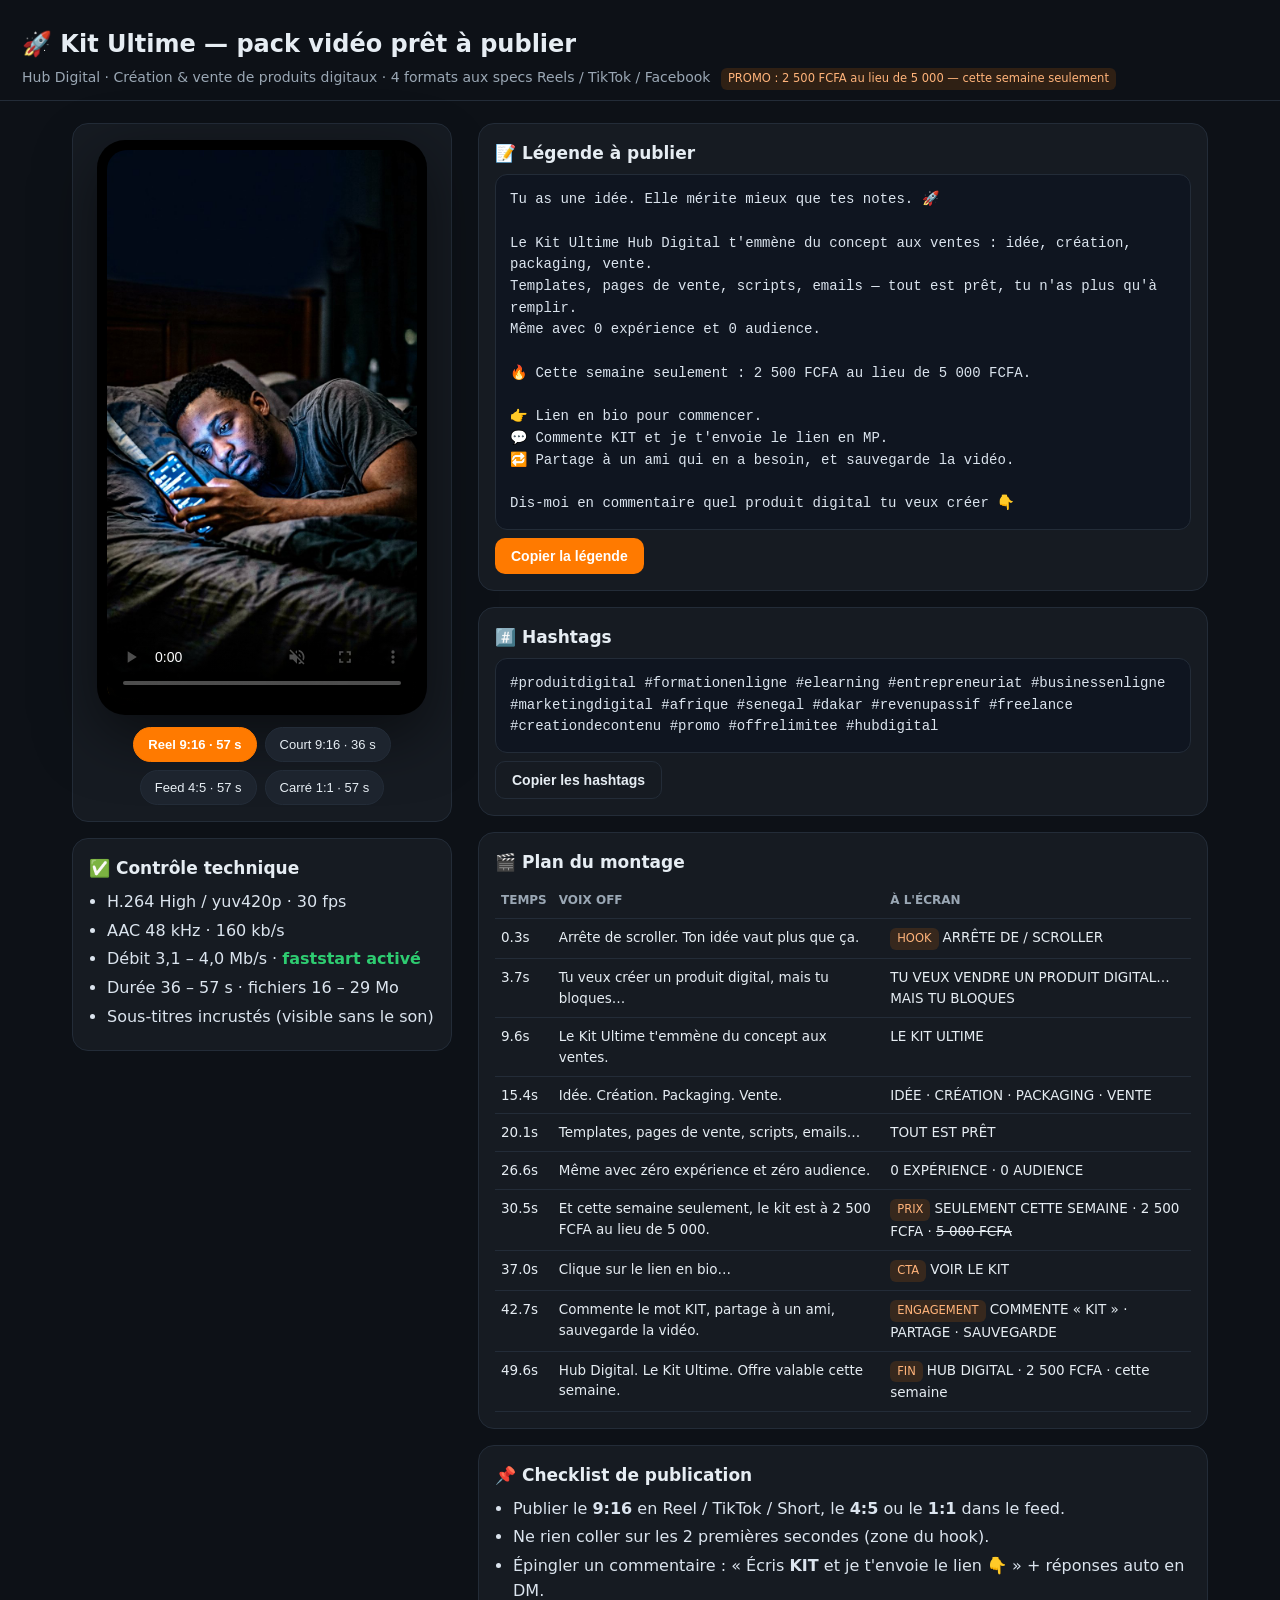
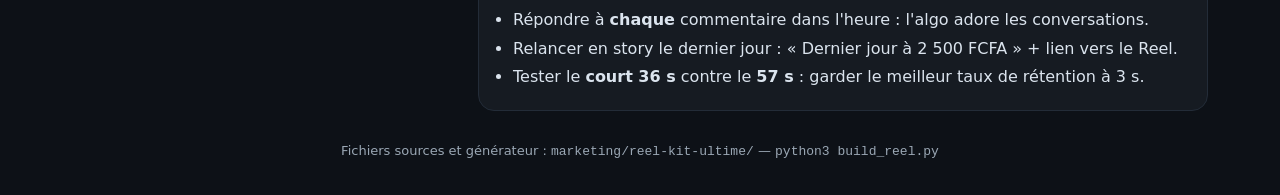
<file: marketing/reel-kit-ultime/index.html>
<!DOCTYPE html>
<html lang="fr">
<head>
<meta charset="UTF-8" />
<meta name="viewport" content="width=device-width, initial-scale=1" />
<title>Hub Digital — Kit Ultime · Pack prêt à publier</title>
<style>
  :root{
    --bg:#0d1117; --card:#161b22; --line:#232c38; --orange:#ff7a00;
    --violet:#6c5ce7; --text:#e6edf3; --muted:#9aa7b4;
  }
  *{box-sizing:border-box}
  body{margin:0;background:var(--bg);color:var(--text);
       font:16px/1.55 "Segoe UI",system-ui,-apple-system,Roboto,Arial,sans-serif}
  header{padding:26px 22px 10px;border-bottom:1px solid var(--line)}
  h1{margin:0;font-size:24px}
  .sub{color:var(--muted);font-size:14px;margin-top:4px}
  .wrap{max-width:1180px;margin:0 auto;padding:22px;
        display:grid;grid-template-columns:380px 1fr;gap:26px}
  @media(max-width:900px){.wrap{grid-template-columns:1fr}}
  .card{background:var(--card);border:1px solid var(--line);border-radius:16px;padding:16px}
  .phone{width:100%;max-width:330px;margin:0 auto;background:#000;border-radius:28px;
         padding:10px;box-shadow:0 20px 60px rgba(0,0,0,.5)}
  video{width:100%;border-radius:20px;display:block;background:#000}
  .formats{display:flex;flex-wrap:wrap;gap:8px;margin-top:12px;justify-content:center}
  .formats button{background:#1d242e;color:var(--text);border:1px solid var(--line);
    border-radius:999px;padding:9px 14px;font-size:13px;cursor:pointer}
  .formats button.on{background:var(--orange);border-color:var(--orange);color:#fff;font-weight:700}
  h2{font-size:17px;margin:22px 0 8px}
  h2:first-child{margin-top:0}
  pre{white-space:pre-wrap;background:#0f1520;border:1px solid var(--line);
      border-radius:12px;padding:14px;font-size:14px;margin:0;color:#dbe4ee}
  .row{display:flex;gap:8px;margin-top:8px}
  .btn{background:var(--orange);color:#fff;border:0;border-radius:10px;
       padding:10px 16px;font-weight:700;cursor:pointer;font-size:14px}
  .btn.ghost{background:transparent;border:1px solid var(--line);color:var(--text);font-weight:600}
  table{width:100%;border-collapse:collapse;font-size:13.5px}
  td,th{border-bottom:1px solid var(--line);padding:8px 6px;text-align:left;vertical-align:top}
  th{color:var(--muted);font-weight:600;font-size:12px;text-transform:uppercase}
  .tag{display:inline-block;background:rgba(255,122,0,.14);color:#ffb37a;
       border-radius:6px;padding:2px 7px;font-size:11.5px;margin-right:4px}
  ul{margin:8px 0 0 18px;padding:0}li{margin:4px 0;color:#dbe4ee}
  .ok{color:#2ecc71;font-weight:700}
  footer{color:var(--muted);font-size:13px;padding:8px 22px 34px;text-align:center}
</style>
</head>
<body>
<header>
  <h1>🚀 Kit Ultime — pack vidéo prêt à publier</h1>
  <div class="sub">Hub Digital · Création &amp; vente de produits digitaux · 4 formats aux specs Reels / TikTok / Facebook
    <span class="tag" style="margin-left:6px">PROMO : 2 500 FCFA au lieu de 5 000 — cette semaine seulement</span></div>
</header>

<div class="wrap">
  <!-- Lecteur -->
  <div>
    <div class="card">
      <div class="phone">
        <video id="v" controls playsinline autoplay muted
               poster="assets/01_hook_scroll.jpg"
               src="reel_kit_ultime_1080x1920.mp4"></video>
      </div>
      <div class="formats">
        <button class="on" data-src="reel_kit_ultime_1080x1920.mp4">Reel 9:16 · 57 s</button>
        <button data-src="reel_kit_ultime_court_1080x1920.mp4">Court 9:16 · 36 s</button>
        <button data-src="reel_kit_ultime_feed_1080x1350.mp4">Feed 4:5 · 57 s</button>
        <button data-src="reel_kit_ultime_feed_1080x1080.mp4">Carré 1:1 · 57 s</button>
      </div>
    </div>
    <div class="card" style="margin-top:16px">
      <h2>✅ Contrôle technique</h2>
      <ul>
        <li>H.264 High / yuv420p · 30 fps</li>
        <li>AAC 48 kHz · 160 kb/s</li>
        <li>Débit 3,1 – 4,0 Mb/s · <span class="ok">faststart activé</span></li>
        <li>Durée 36 – 57 s · fichiers 16 – 29 Mo</li>
        <li>Sous-titres incrustés (visible sans le son)</li>
      </ul>
    </div>
  </div>

  <!-- Textes -->
  <div>
    <div class="card">
      <h2>📝 Légende à publier</h2>
      <pre id="cap">Tu as une idée. Elle mérite mieux que tes notes. 🚀

Le Kit Ultime Hub Digital t'emmène du concept aux ventes : idée, création, packaging, vente.
Templates, pages de vente, scripts, emails — tout est prêt, tu n'as plus qu'à remplir.
Même avec 0 expérience et 0 audience.

🔥 Cette semaine seulement : 2 500 FCFA au lieu de 5 000 FCFA.

👉 Lien en bio pour commencer.
💬 Commente KIT et je t'envoie le lien en MP.
🔁 Partage à un ami qui en a besoin, et sauvegarde la vidéo.

Dis-moi en commentaire quel produit digital tu veux créer 👇</pre>
      <div class="row"><button class="btn" onclick="cp('cap')">Copier la légende</button></div>
    </div>

    <div class="card" style="margin-top:16px">
      <h2>#️⃣ Hashtags</h2>
      <pre id="tags">#produitdigital #formationenligne #elearning #entrepreneuriat #businessenligne #marketingdigital #afrique #senegal #dakar #revenupassif #freelance #creationdecontenu #promo #offrelimitee #hubdigital</pre>
      <div class="row"><button class="btn ghost" onclick="cp('tags')">Copier les hashtags</button></div>
    </div>

    <div class="card" style="margin-top:16px">
      <h2>🎬 Plan du montage</h2>
      <table>
        <tr><th>Temps</th><th>Voix off</th><th>À l'écran</th></tr>
        <tr><td>0.3s</td><td>Arrête de scroller. Ton idée vaut plus que ça.</td>
            <td><span class="tag">HOOK</span>ARRÊTE DE / SCROLLER</td></tr>
        <tr><td>3.7s</td><td>Tu veux créer un produit digital, mais tu bloques…</td><td>TU VEUX VENDRE UN PRODUIT DIGITAL… MAIS TU BLOQUES</td></tr>
        <tr><td>9.6s</td><td>Le Kit Ultime t'emmène du concept aux ventes.</td><td>LE KIT ULTIME</td></tr>
        <tr><td>15.4s</td><td>Idée. Création. Packaging. Vente.</td><td>IDÉE · CRÉATION · PACKAGING · VENTE</td></tr>
        <tr><td>20.1s</td><td>Templates, pages de vente, scripts, emails…</td><td>TOUT EST PRÊT</td></tr>
        <tr><td>26.6s</td><td>Même avec zéro expérience et zéro audience.</td><td>0 EXPÉRIENCE · 0 AUDIENCE</td></tr>
        <tr><td>30.5s</td><td>Et cette semaine seulement, le kit est à 2 500 FCFA au lieu de 5 000.</td>
            <td><span class="tag">PRIX</span>SEULEMENT CETTE SEMAINE · 2 500 FCFA · <s>5 000 FCFA</s></td></tr>
        <tr><td>37.0s</td><td>Clique sur le lien en bio…</td><td><span class="tag">CTA</span>VOIR LE KIT</td></tr>
        <tr><td>42.7s</td><td>Commente le mot KIT, partage à un ami, sauvegarde la vidéo.</td>
            <td><span class="tag">ENGAGEMENT</span>COMMENTE « KIT » · PARTAGE · SAUVEGARDE</td></tr>
        <tr><td>49.6s</td><td>Hub Digital. Le Kit Ultime. Offre valable cette semaine.</td>
            <td><span class="tag">FIN</span>HUB DIGITAL · 2 500 FCFA · cette semaine</td></tr>
      </table>
    </div>

    <div class="card" style="margin-top:16px">
      <h2>📌 Checklist de publication</h2>
      <ul>
        <li>Publier le <b>9:16</b> en Reel / TikTok / Short, le <b>4:5</b> ou le <b>1:1</b> dans le feed.</li>
        <li>Ne rien coller sur les 2 premières secondes (zone du hook).</li>
        <li>Épingler un commentaire : « Écris <b>KIT</b> et je t'envoie le lien 👇 » + réponses auto en DM.</li>
        <li>Répondre à <b>chaque</b> commentaire dans l'heure : l'algo adore les conversations.</li>
        <li>Relancer en story le dernier jour : « Dernier jour à 2 500 FCFA » + lien vers le Reel.</li>
        <li>Tester le <b>court 36 s</b> contre le <b>57 s</b> : garder le meilleur taux de rétention à 3 s.</li>
      </ul>
    </div>
  </div>
</div>

<footer>Fichiers sources et générateur : <code>marketing/reel-kit-ultime/</code> — <code>python3 build_reel.py</code></footer>

<script>
  const v = document.getElementById('v');
  document.querySelectorAll('.formats button').forEach(b => {
    b.onclick = () => {
      document.querySelectorAll('.formats button').forEach(x => x.classList.remove('on'));
      b.classList.add('on');
      v.src = b.dataset.src;
      v.currentTime = 0;
      v.play().catch(() => {});
    };
  });
  function cp(id){
    const t = document.getElementById(id).innerText;
    navigator.clipboard.writeText(t).then(() => {
      const b = event.target; const old = b.innerText;
      b.innerText = 'Copié ✓'; setTimeout(() => b.innerText = old, 1400);
    });
  }
</script>
</body>
</html>
</file>
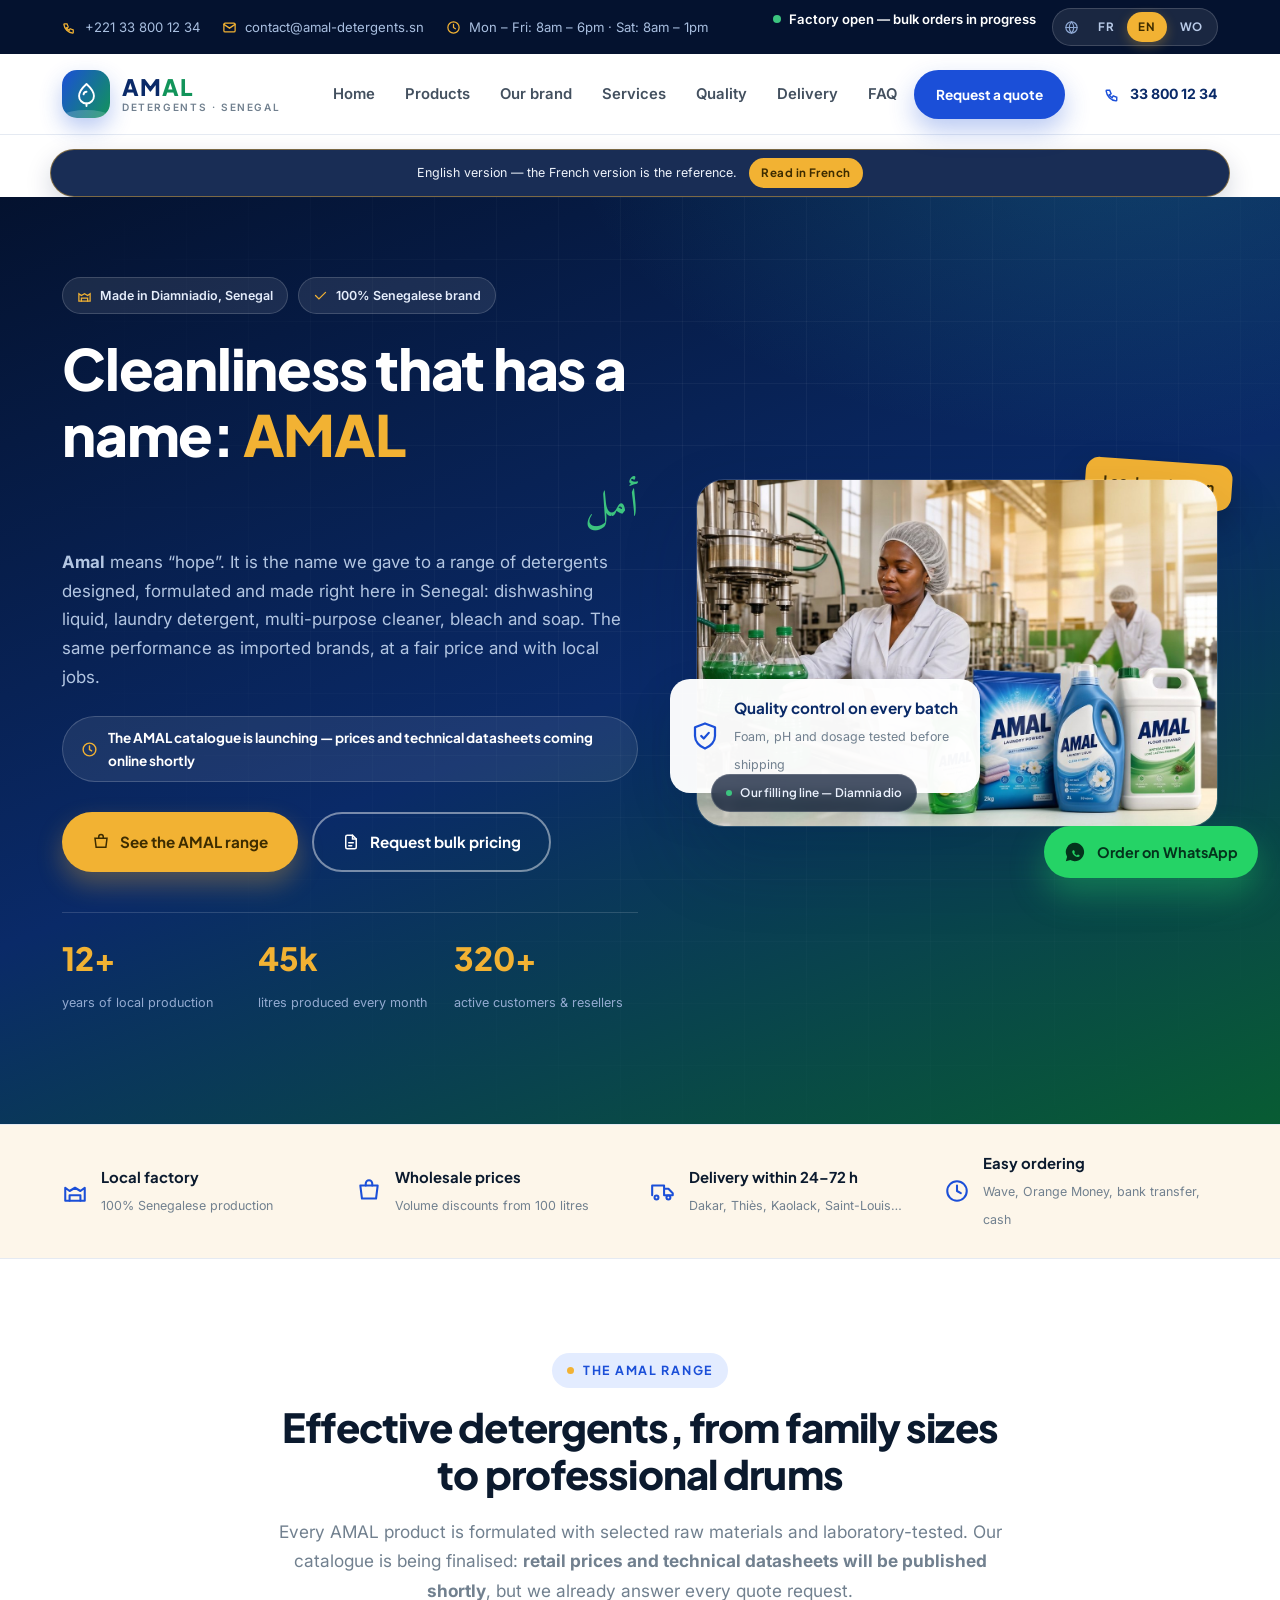
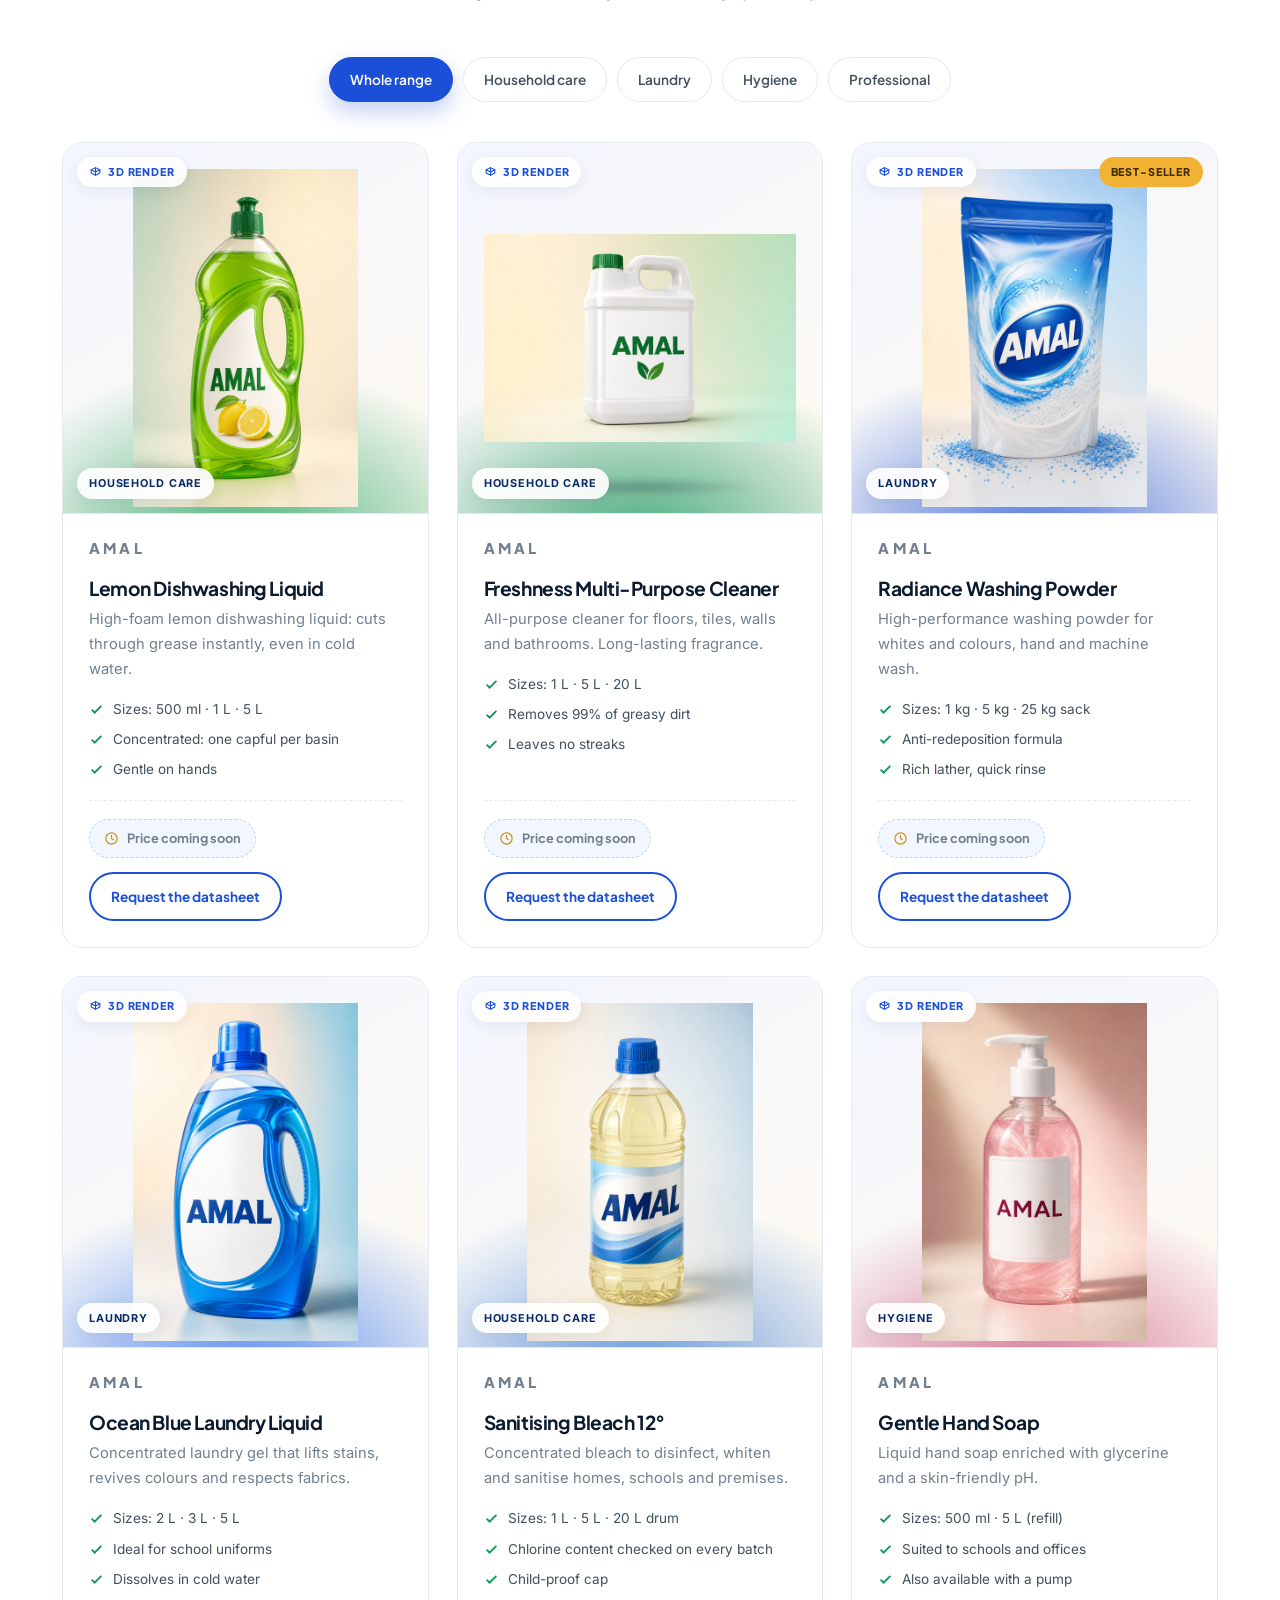
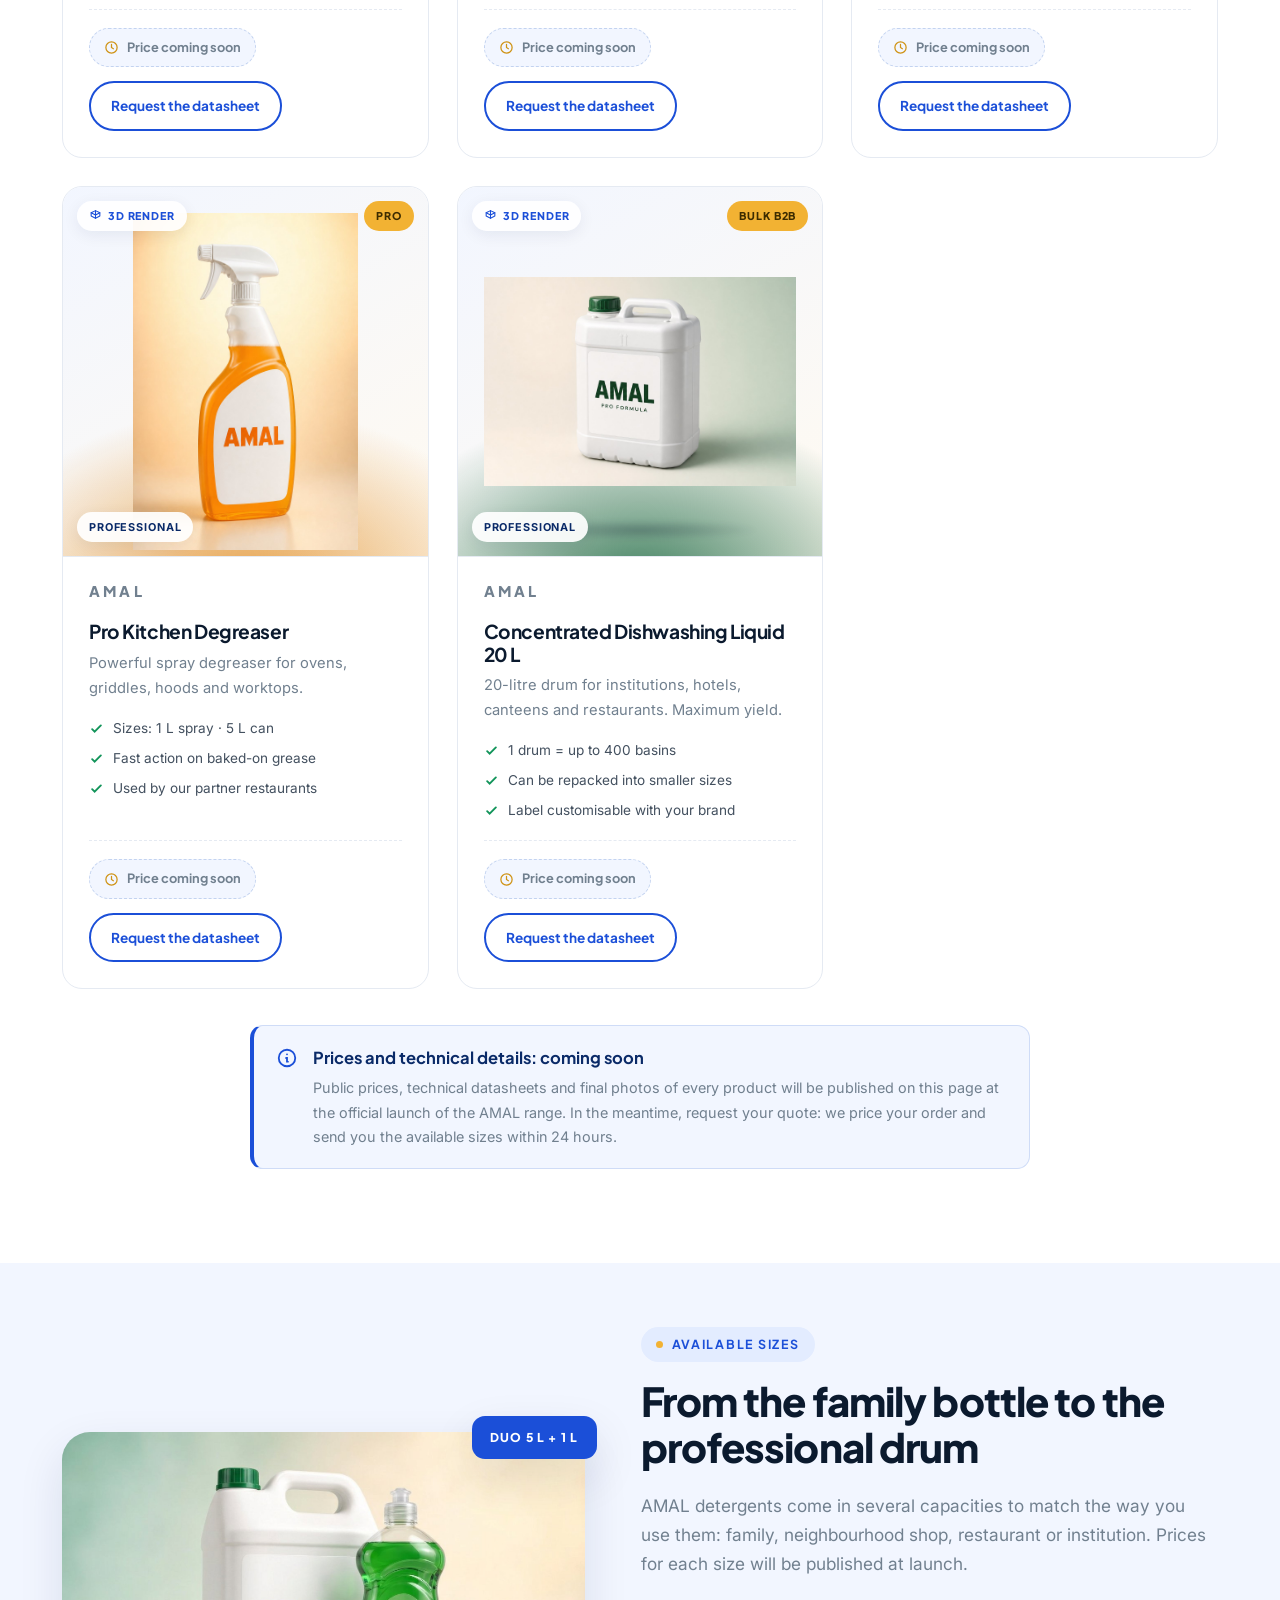
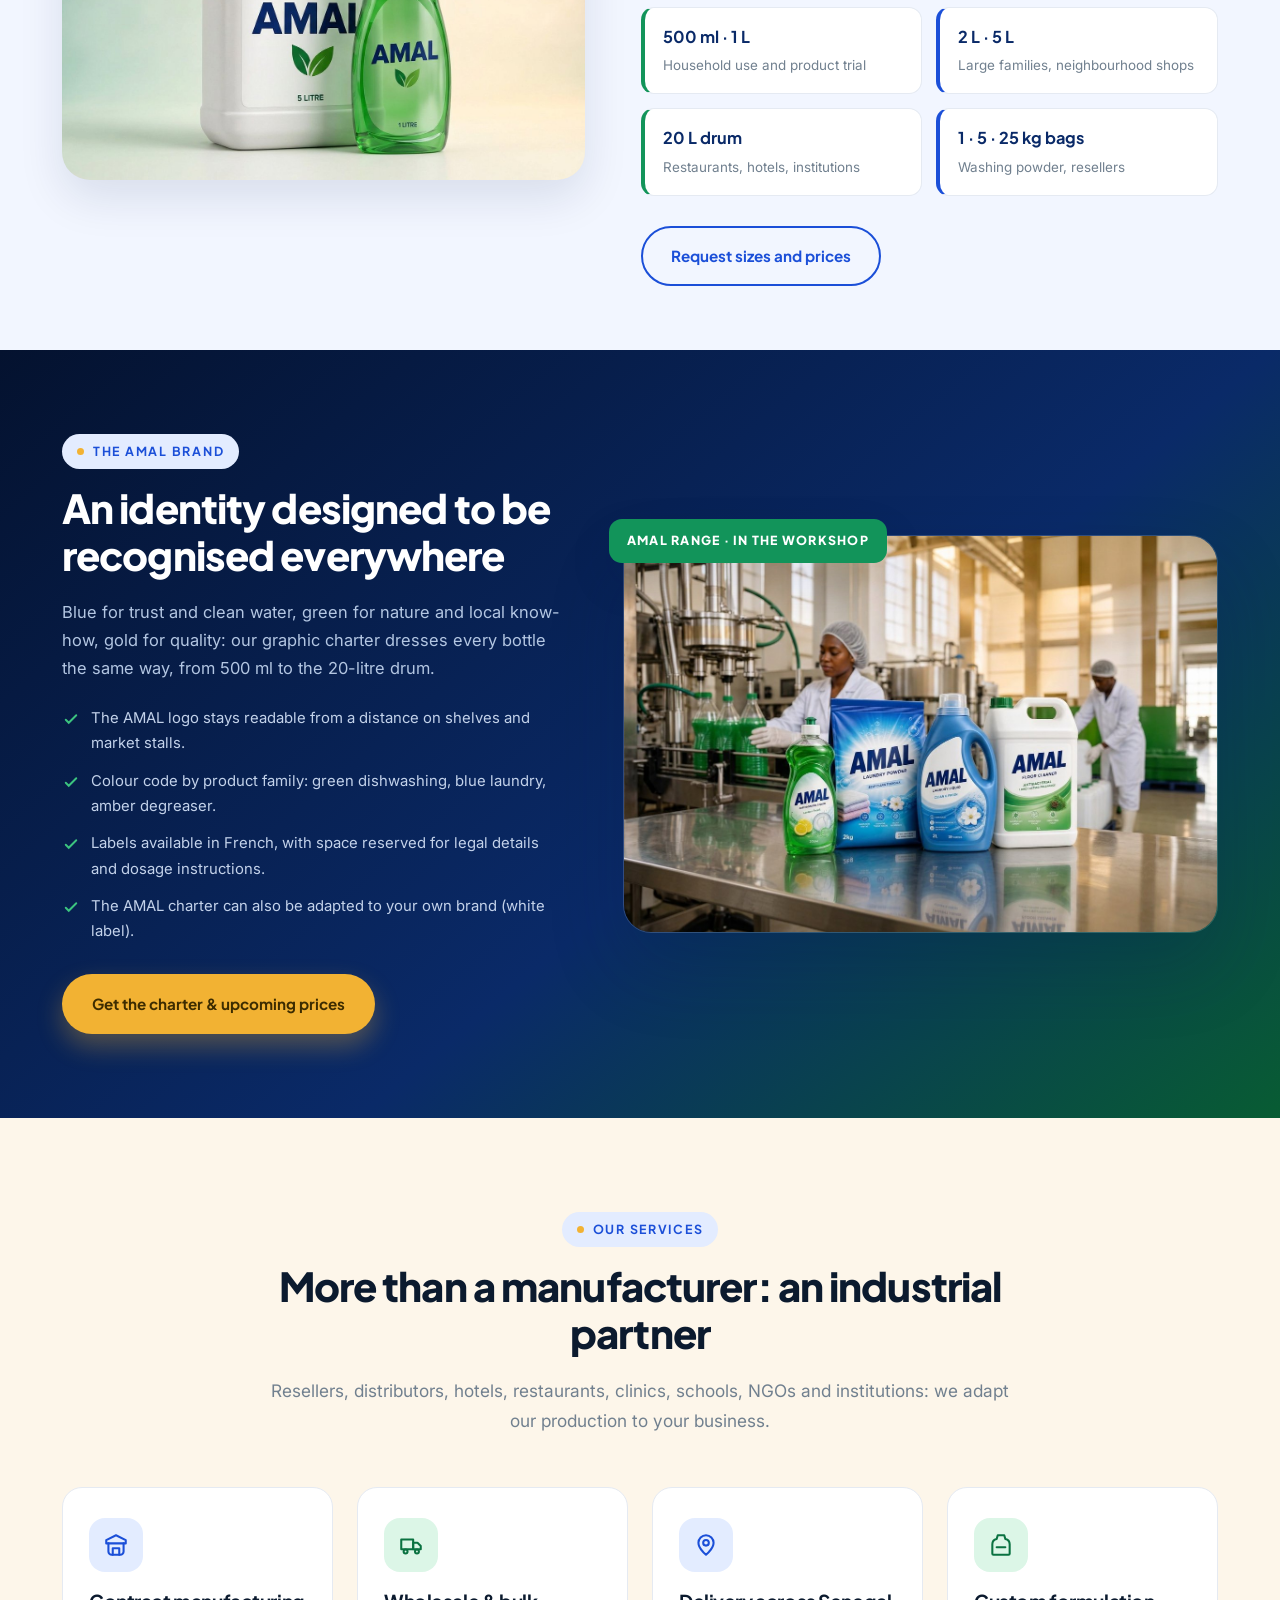
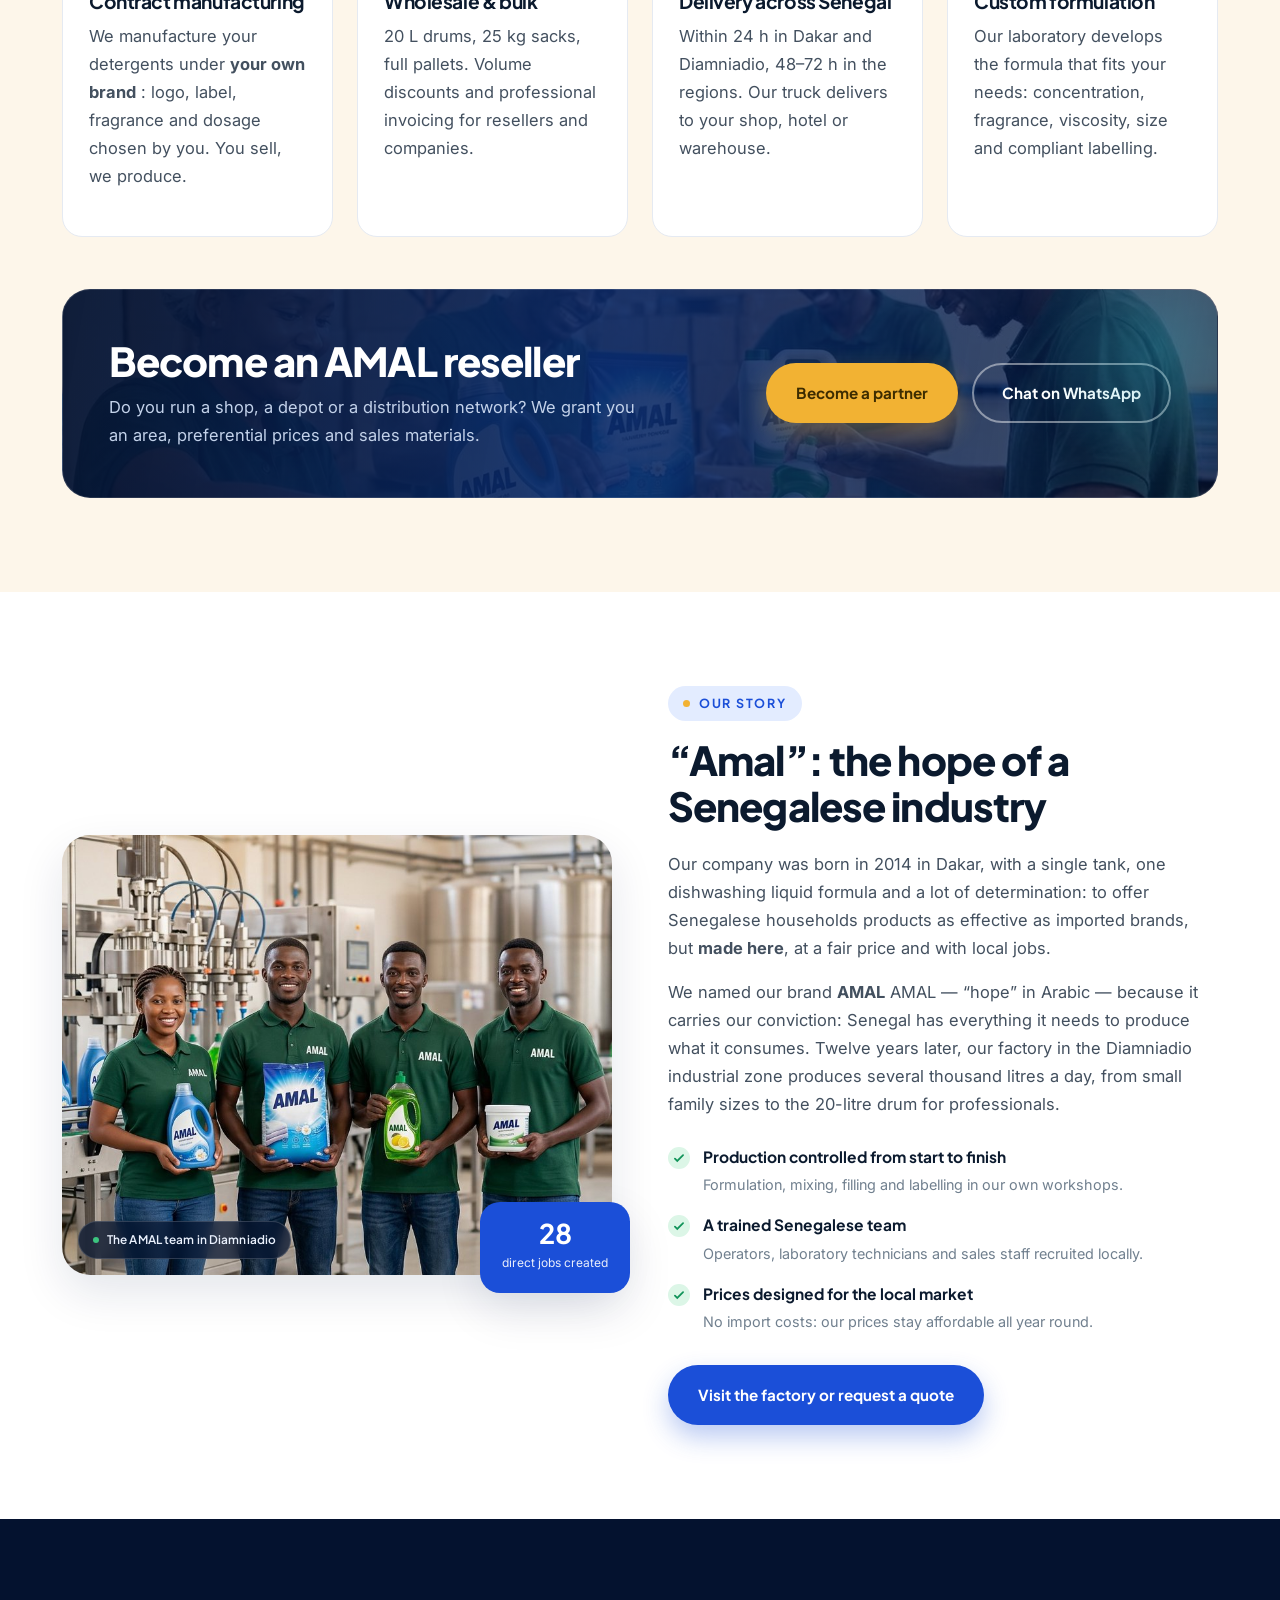
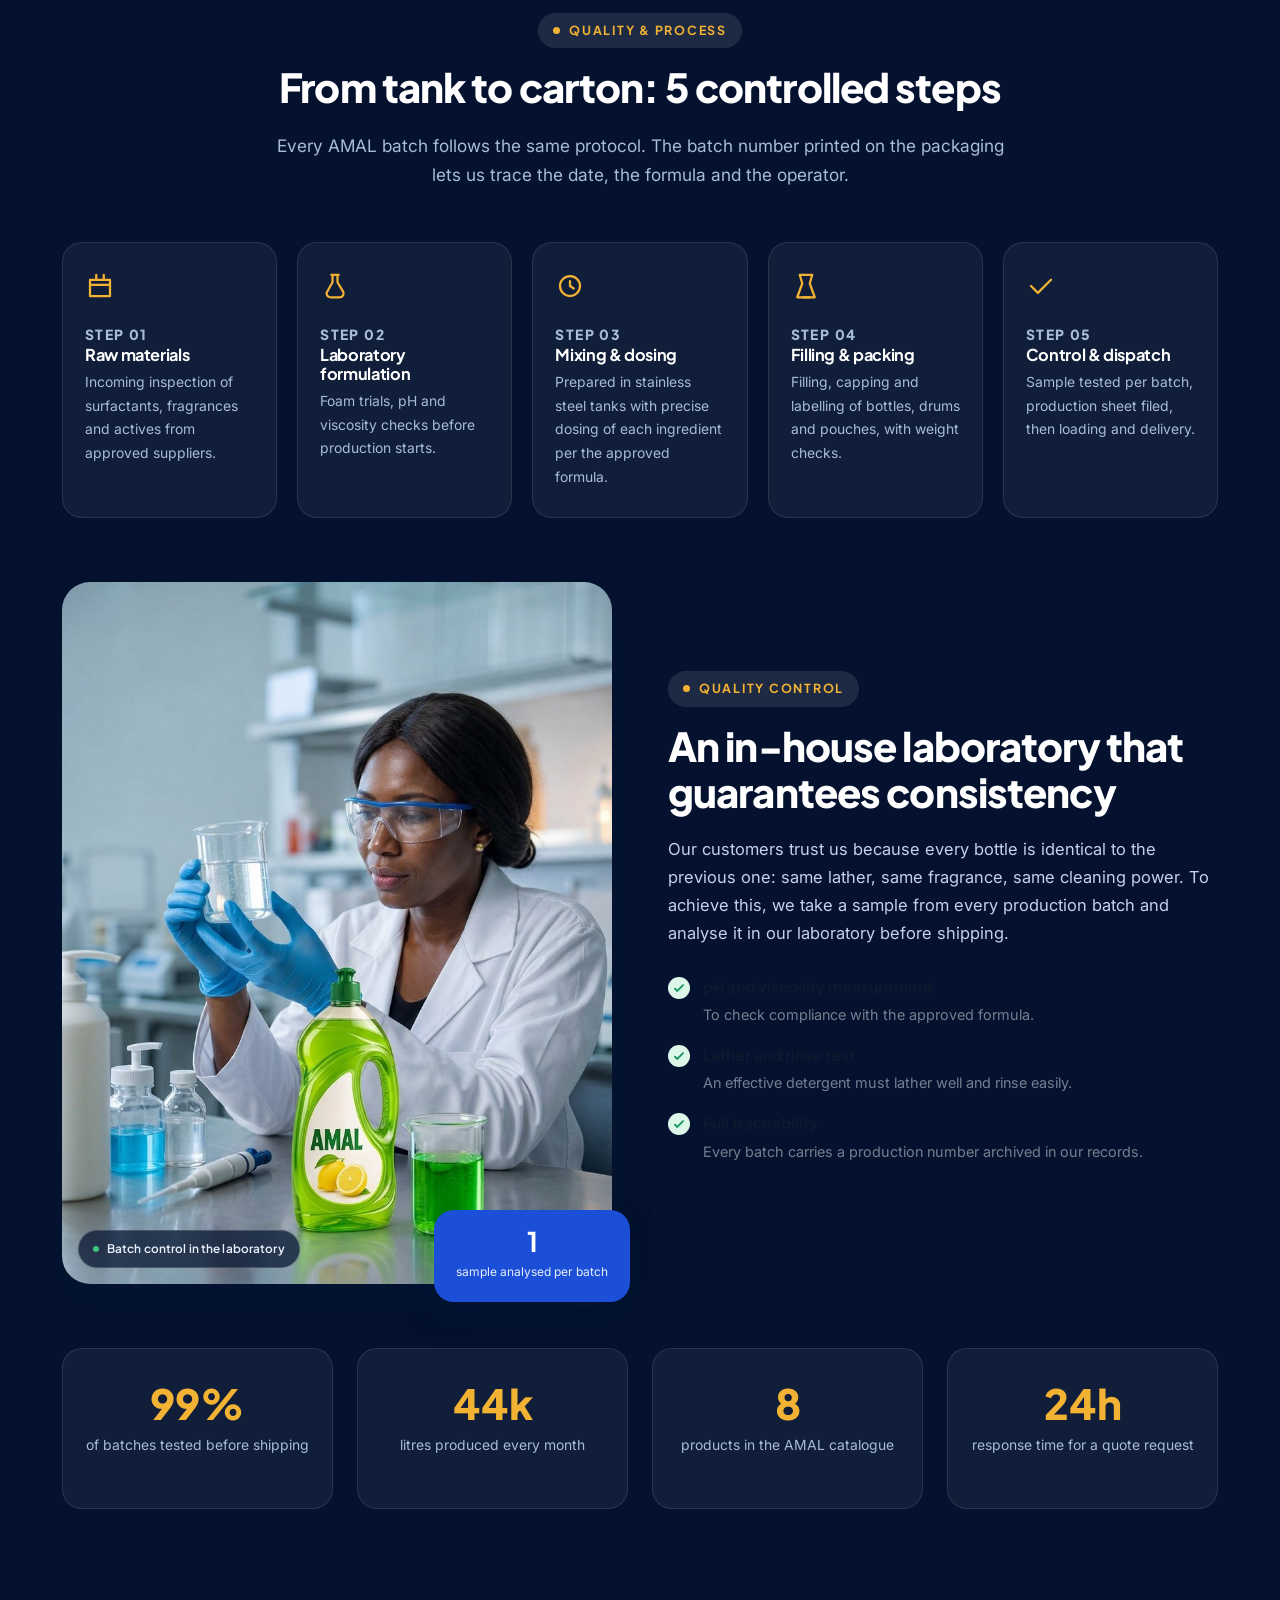
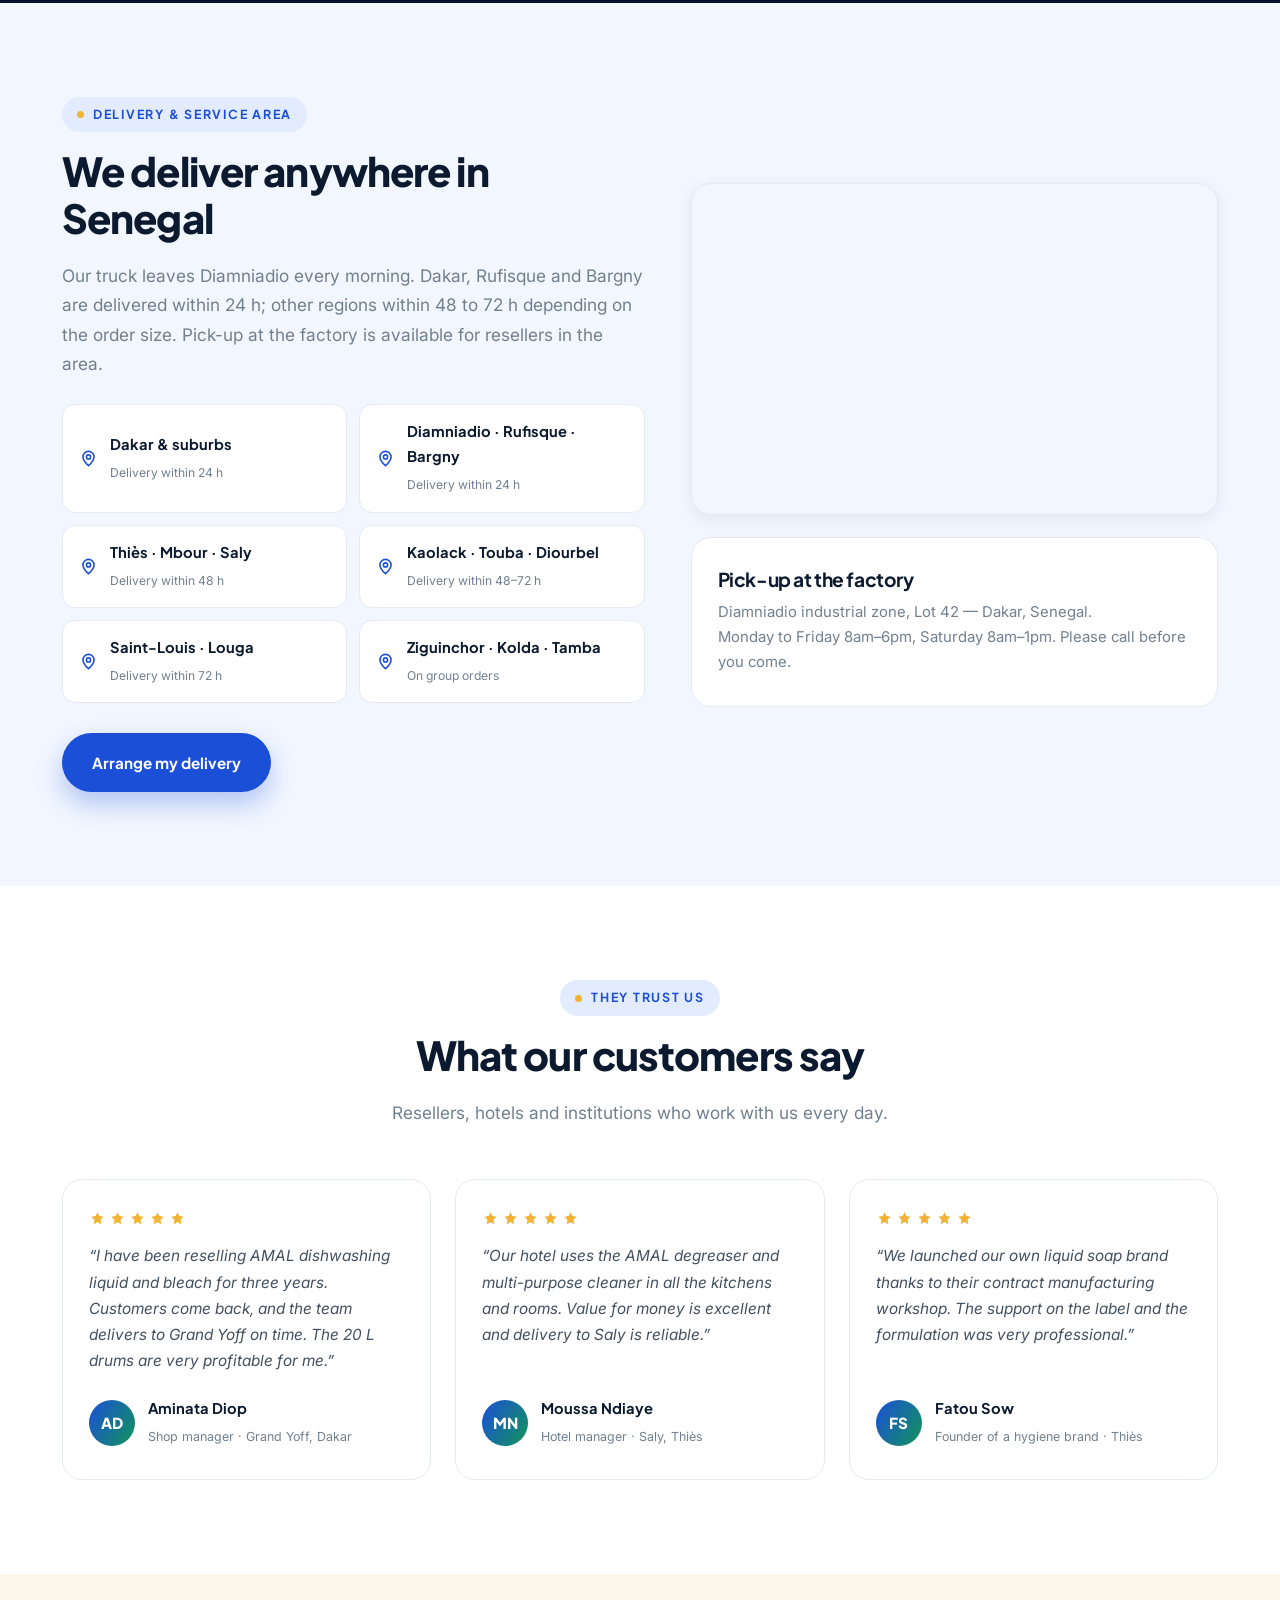
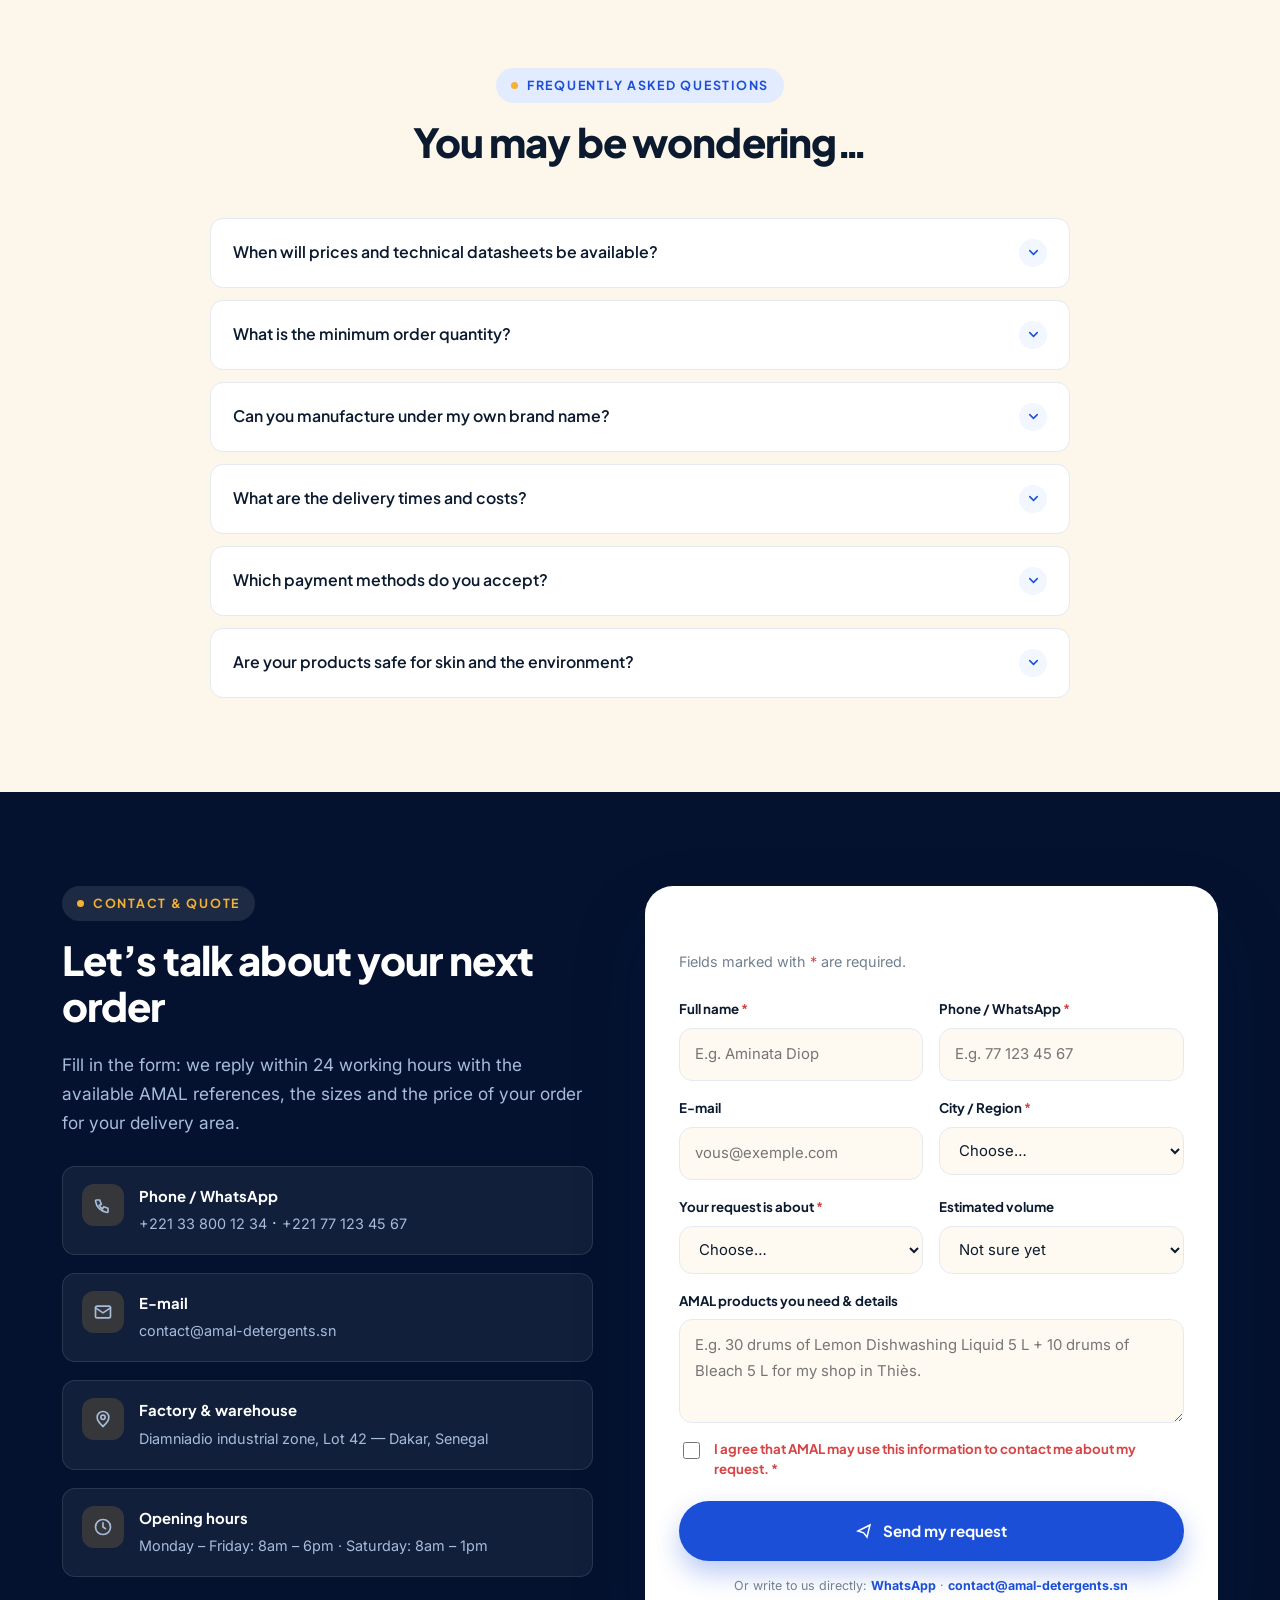
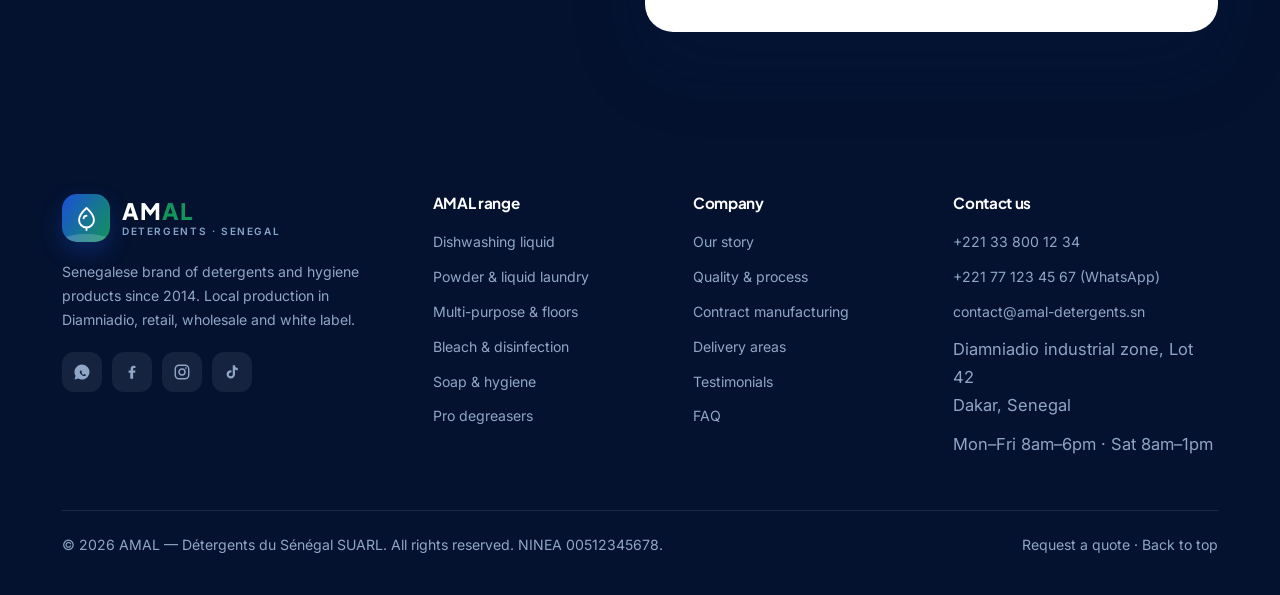
<file: site-vitrine-amal/en/index.html>
<!DOCTYPE html>
<html lang="en">
<head>
  <meta charset="utf-8">
  <meta name="viewport" content="width=device-width, initial-scale=1">
  <title>AMAL — English version</title>
  <meta name="robots" content="noindex, follow">
  <link rel="canonical" href="../index.html?lang=en">
  <meta http-equiv="refresh" content="0; url=../index.html?lang=en">
  <script>window.location.replace("../index.html?lang=en");</script>
  <style>
    body { margin: 0; min-height: 100vh; display: grid; place-items: center;
            font-family: system-ui, -apple-system, "Segoe UI", sans-serif;
            background: #0b1f45; color: #f4f7fb; text-align: center; padding: 24px; }
    a { color: #f2b233; font-weight: 600; }
  </style>
</head>
<body>
  <p>Redirecting to the English version…<br><a href="../index.html?lang=en">Continue in English</a></p>
</body>
</html>
</file>
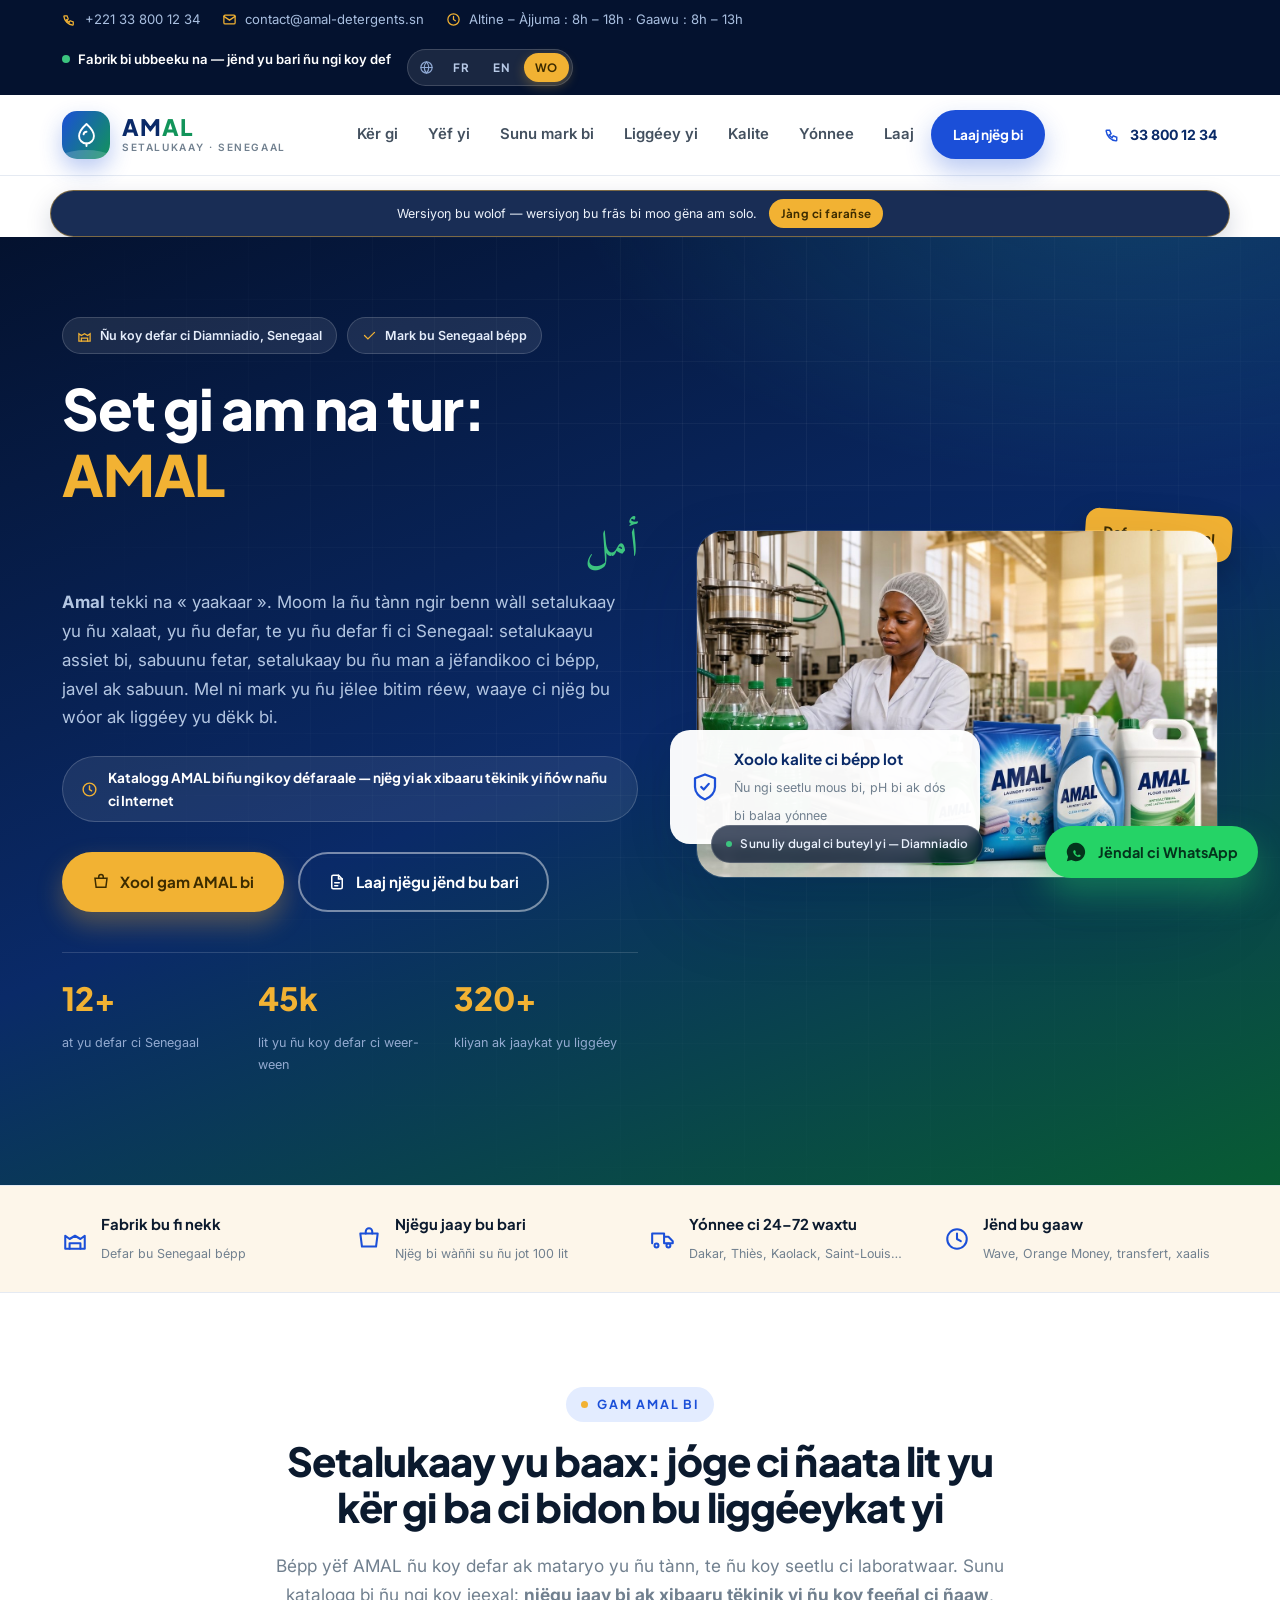
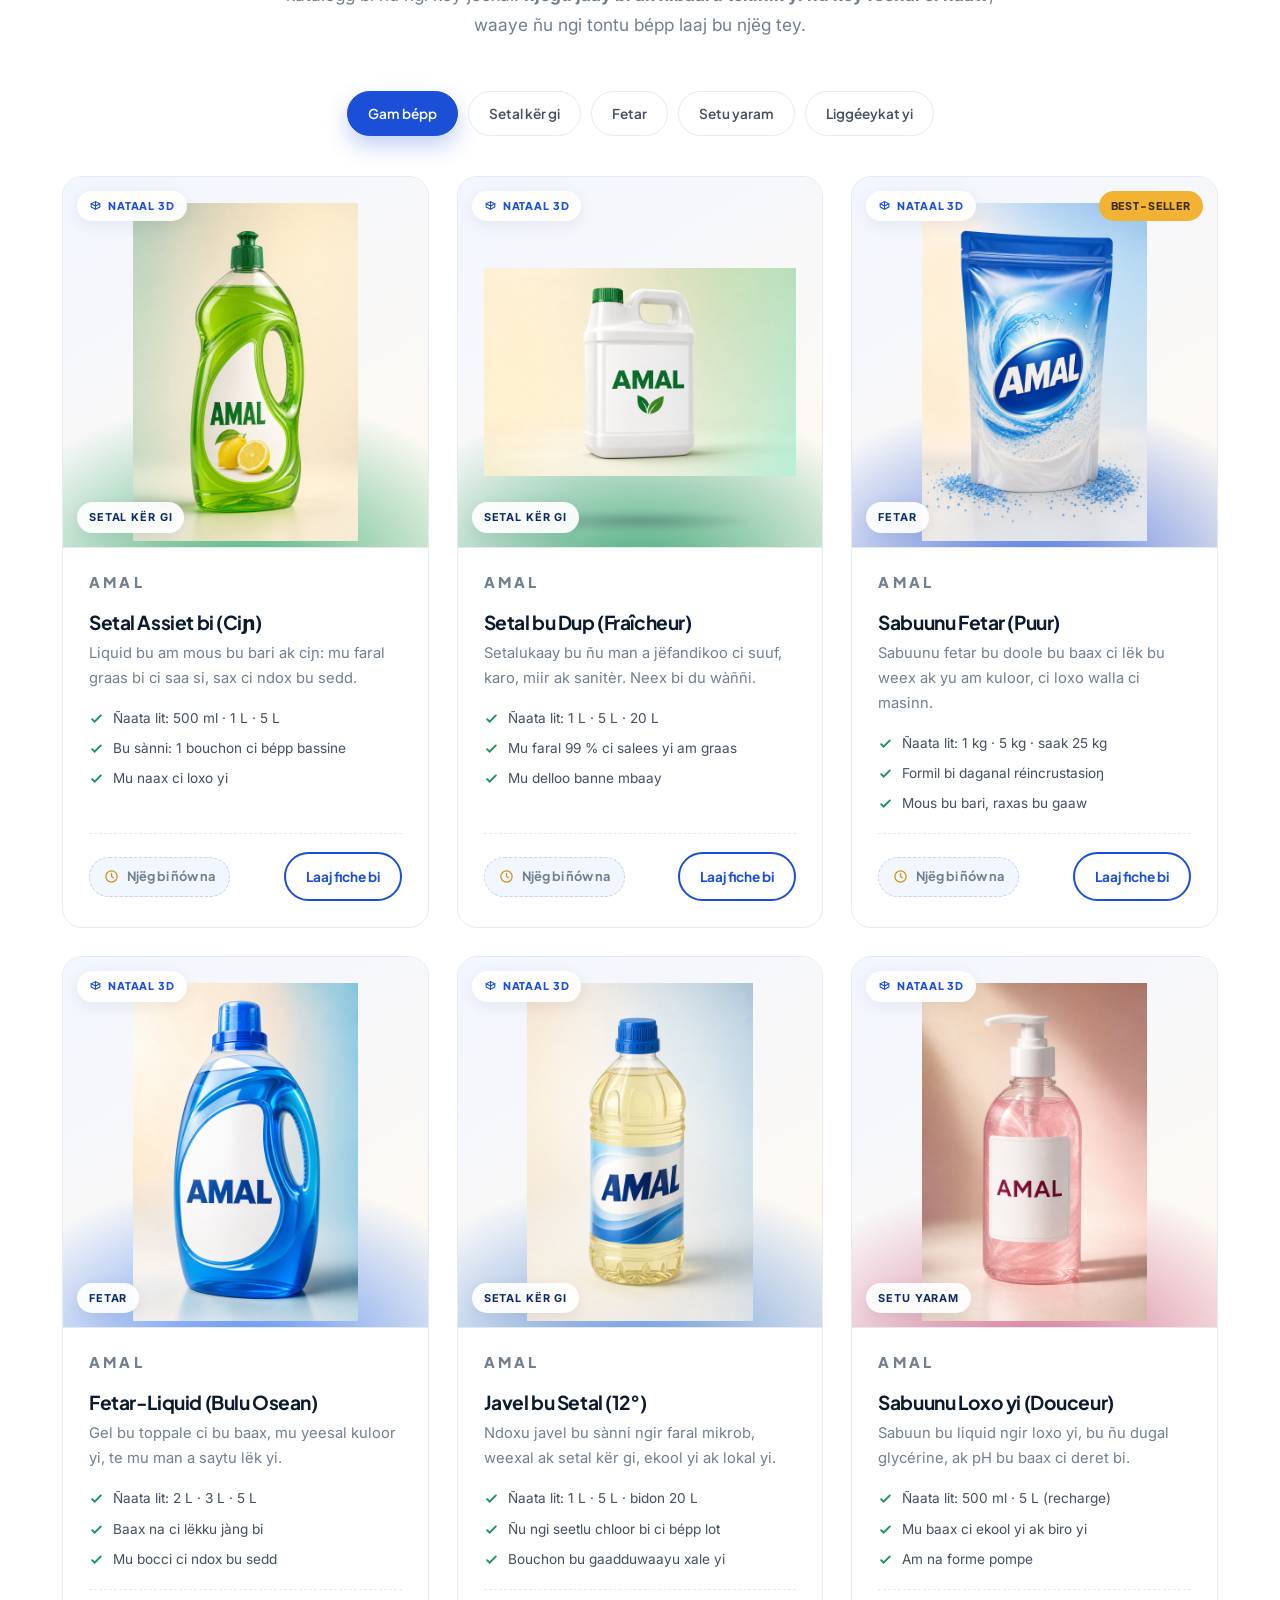
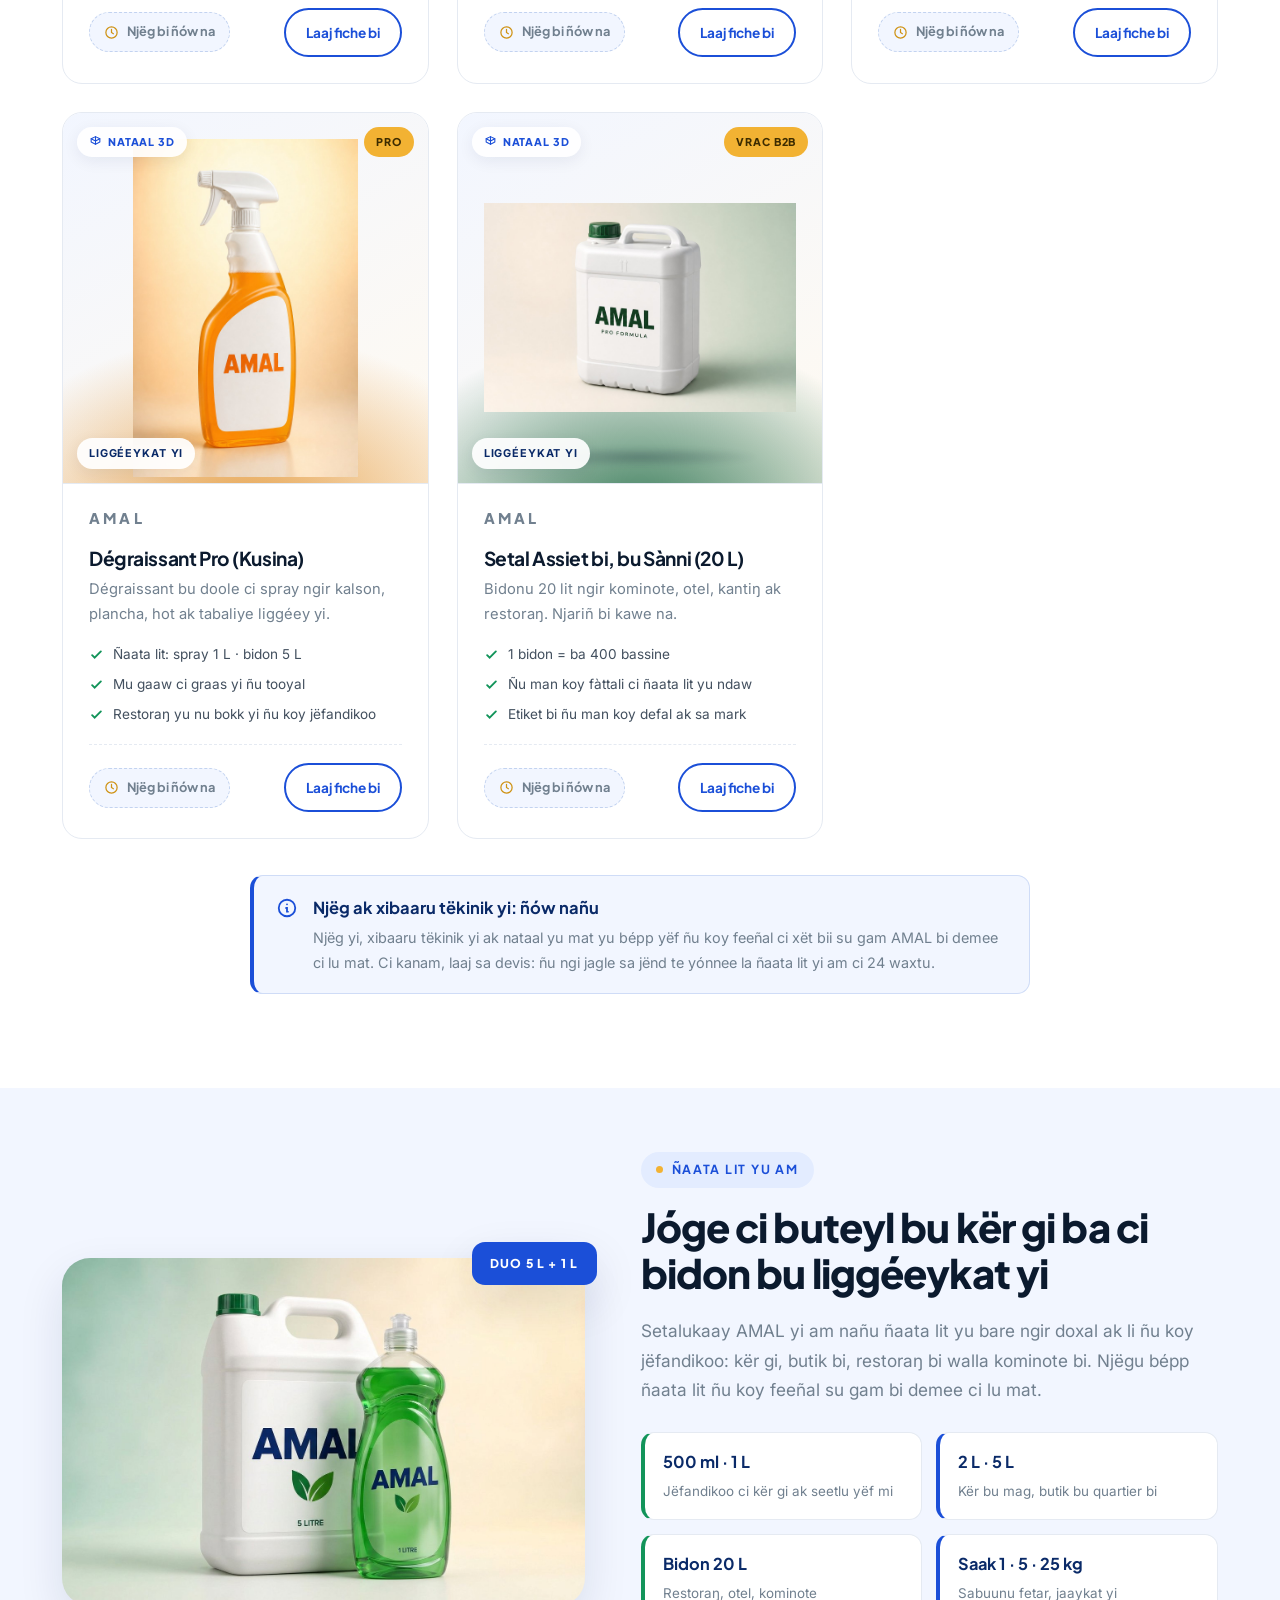
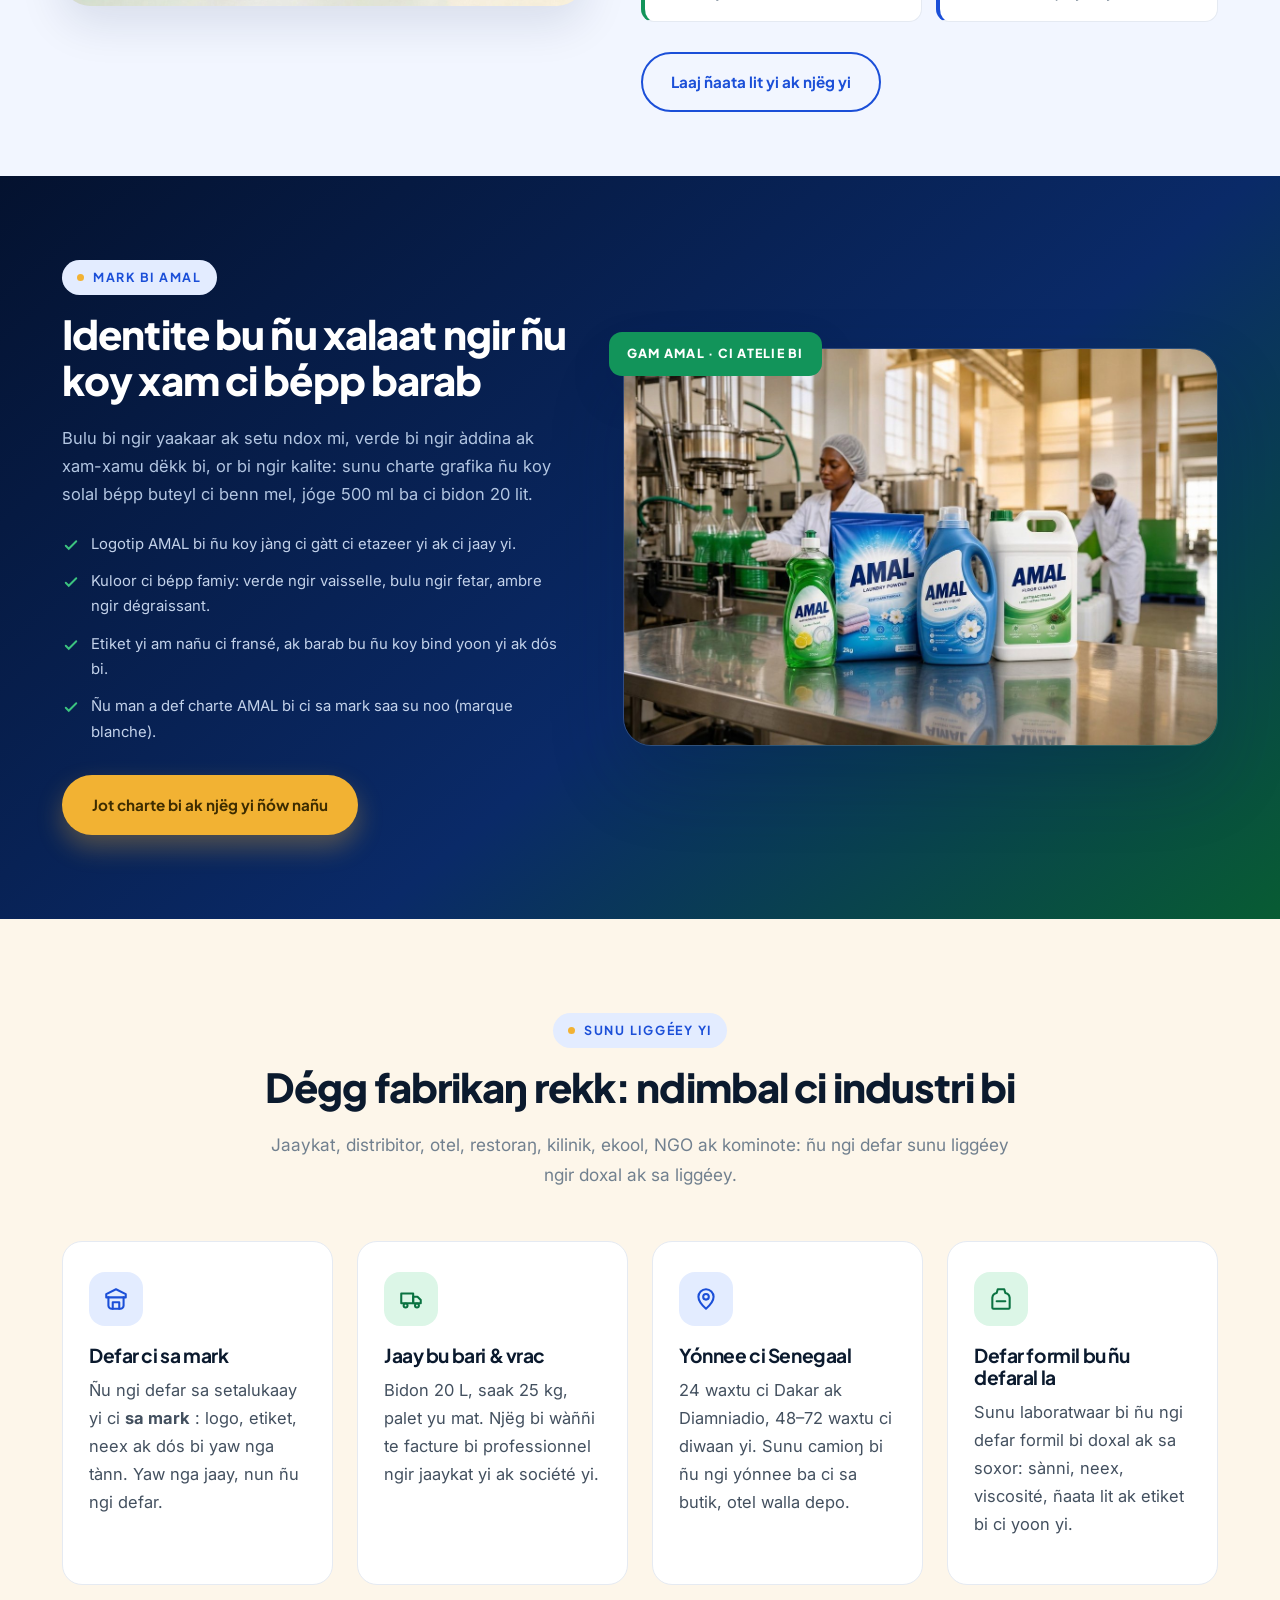
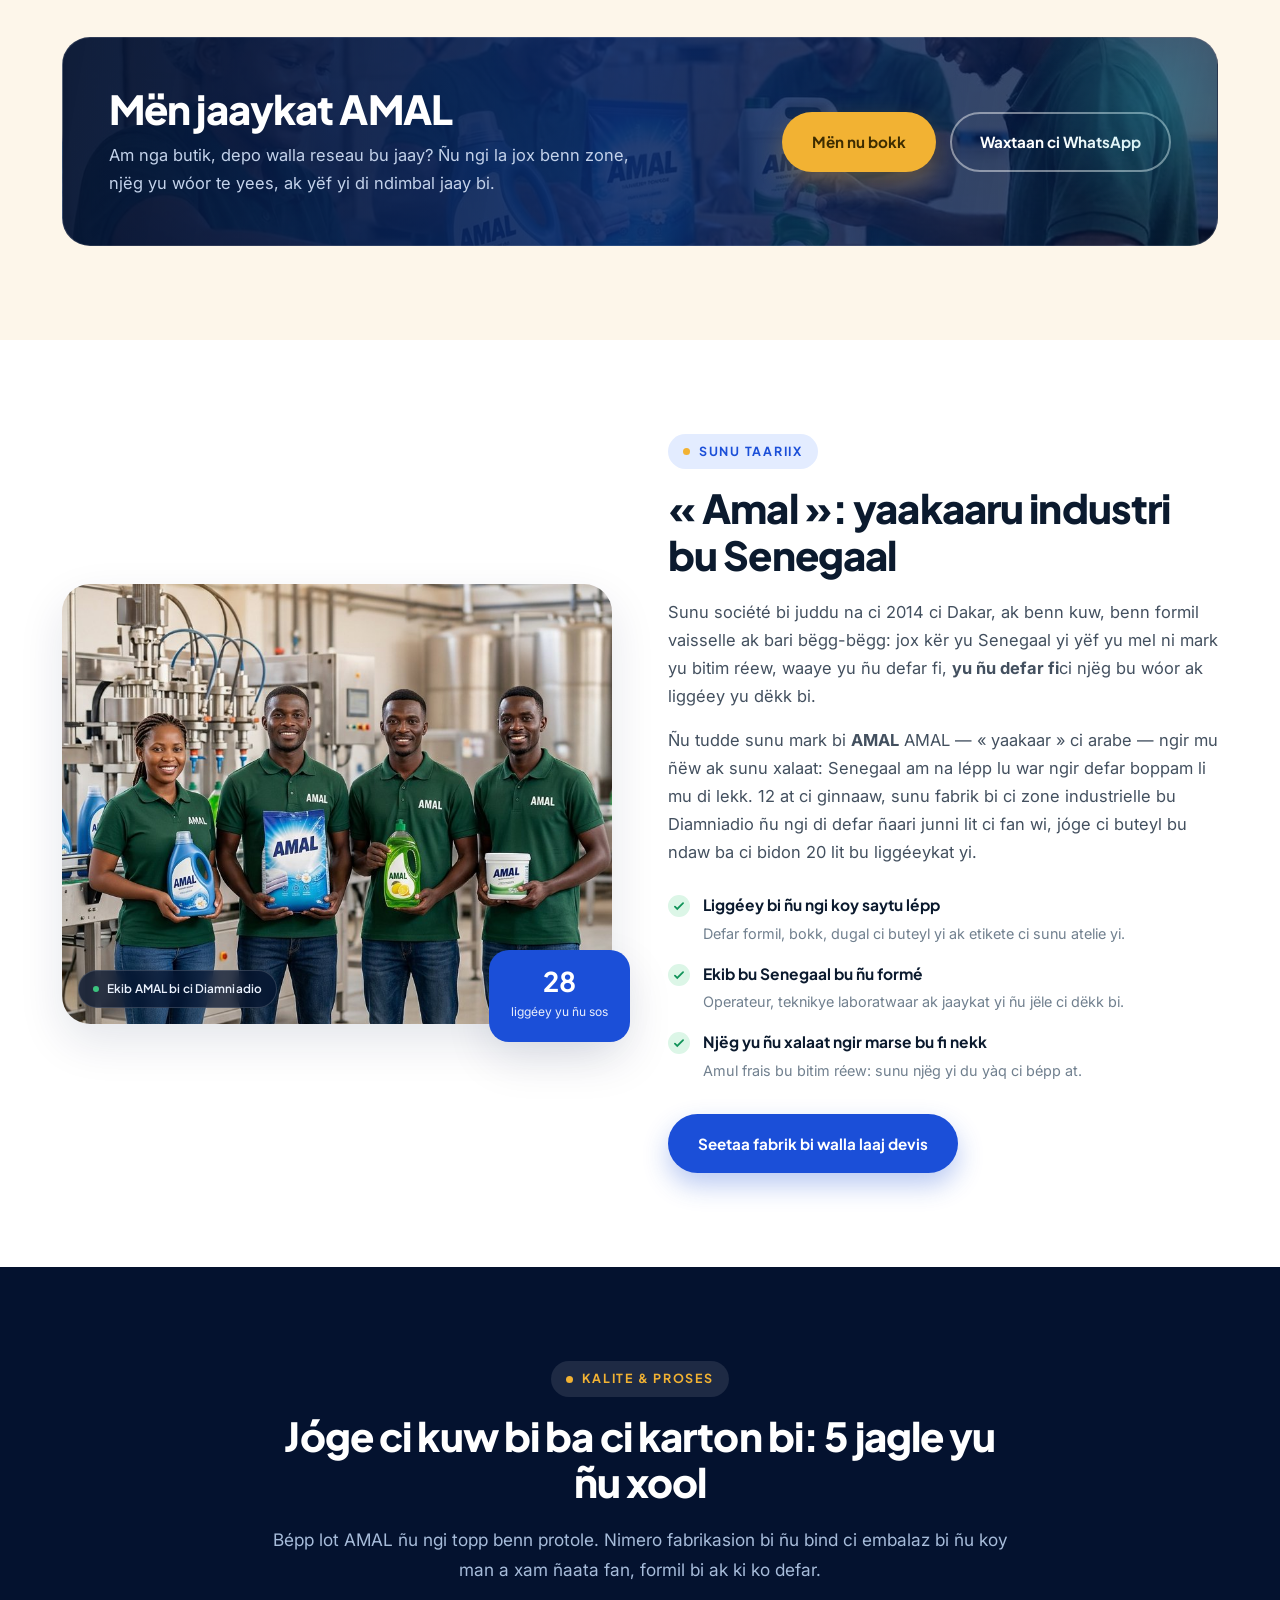
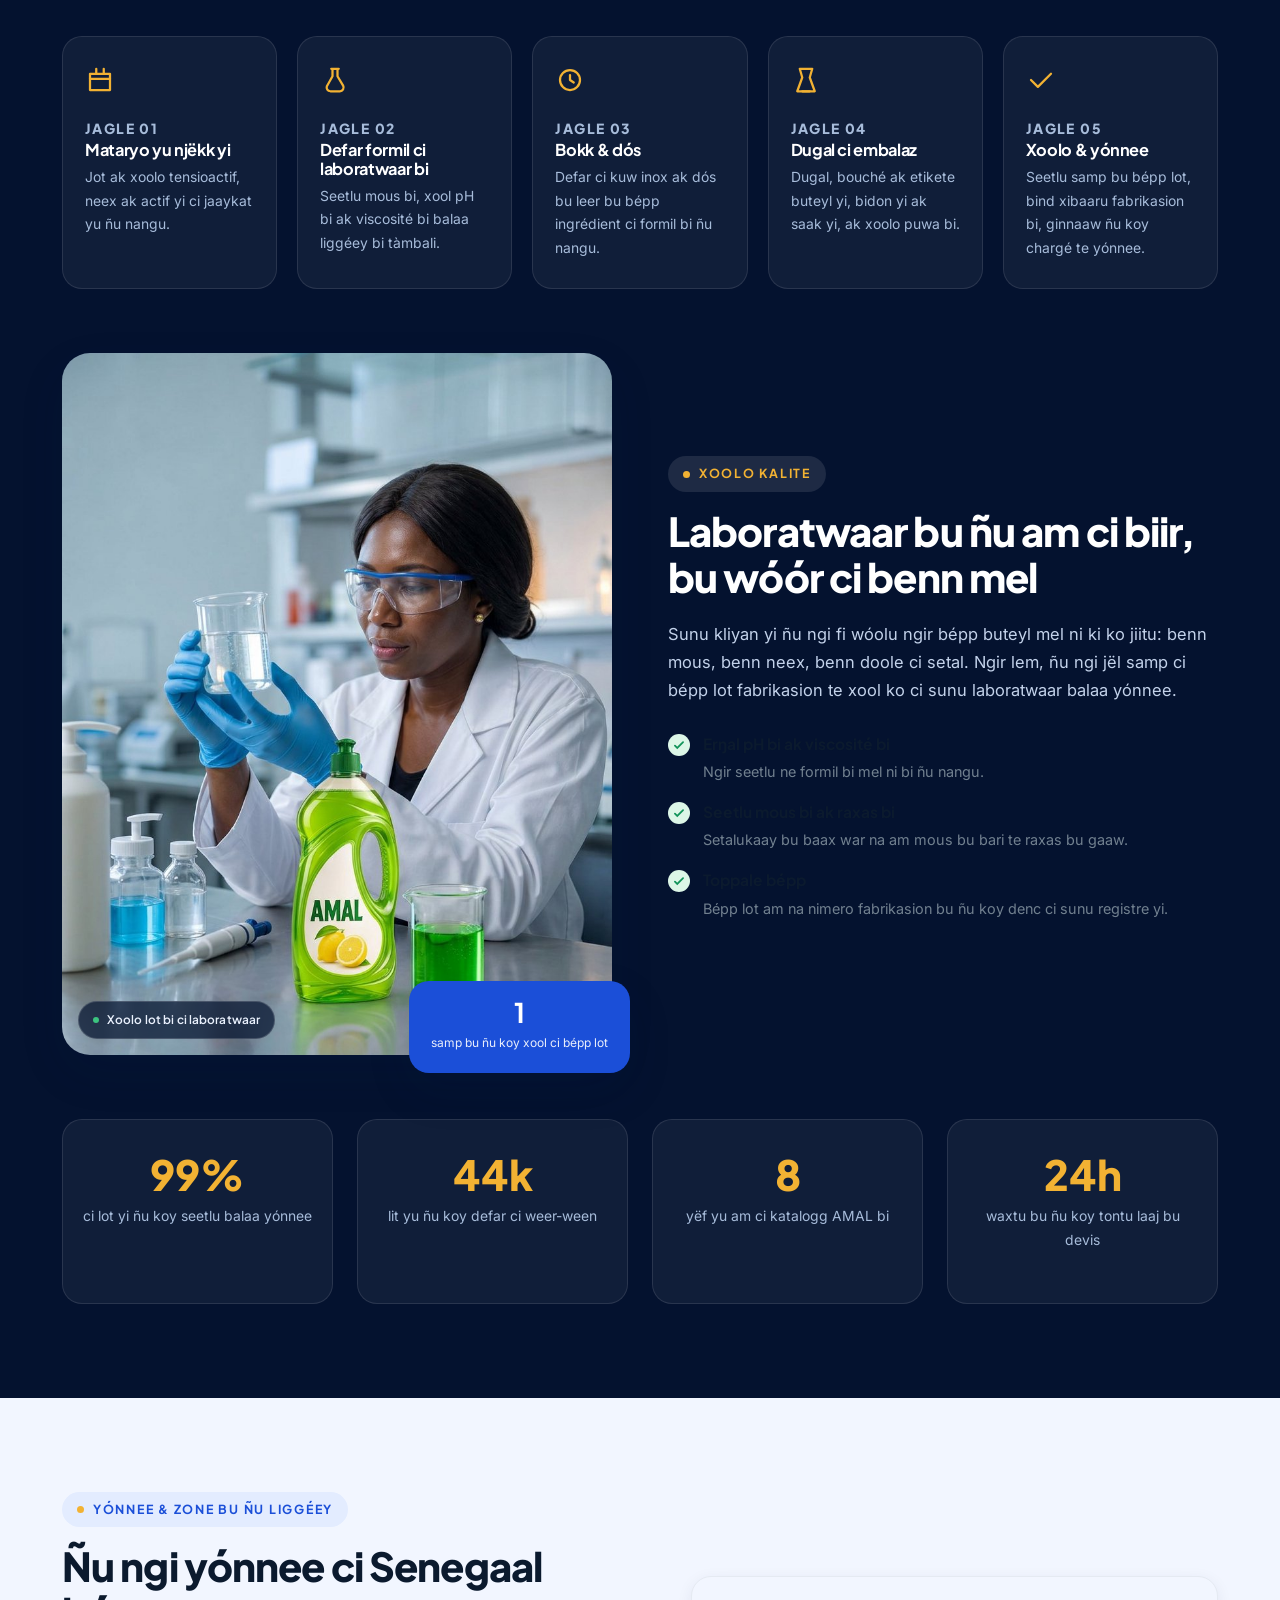
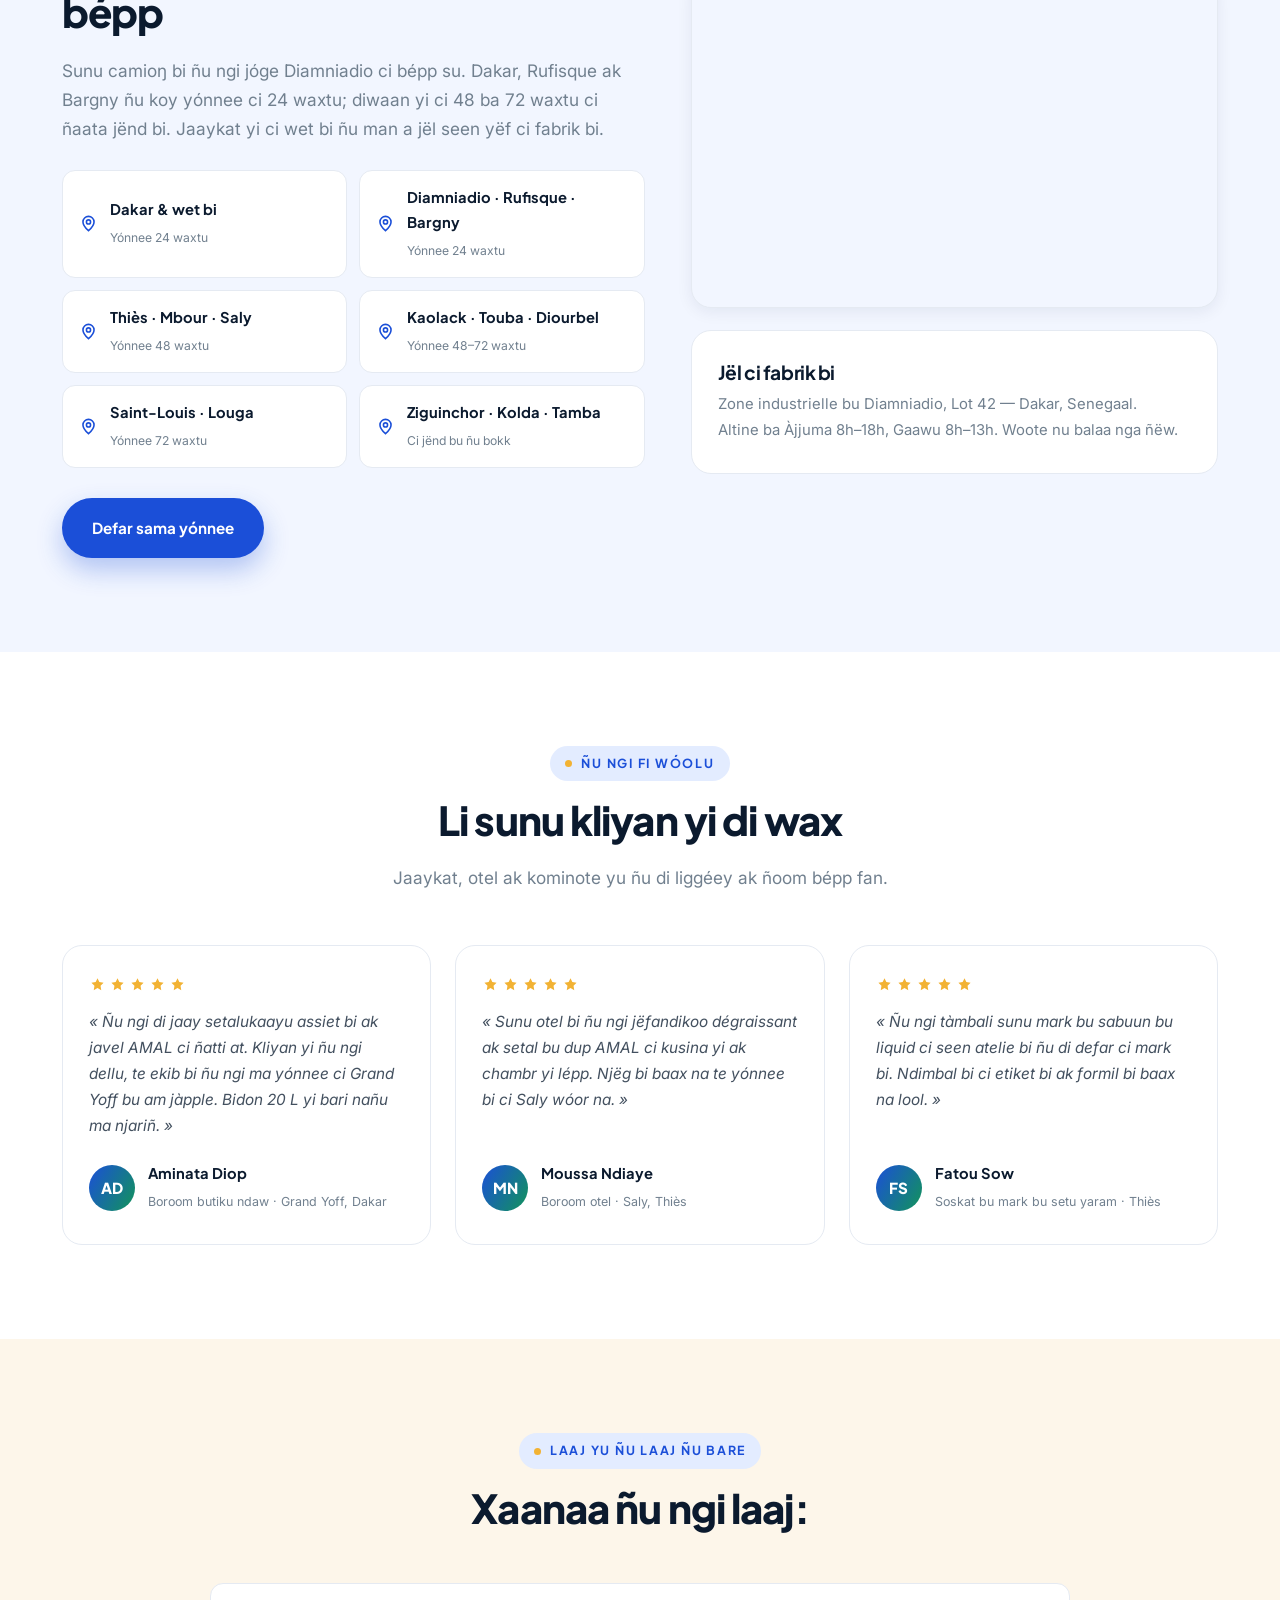
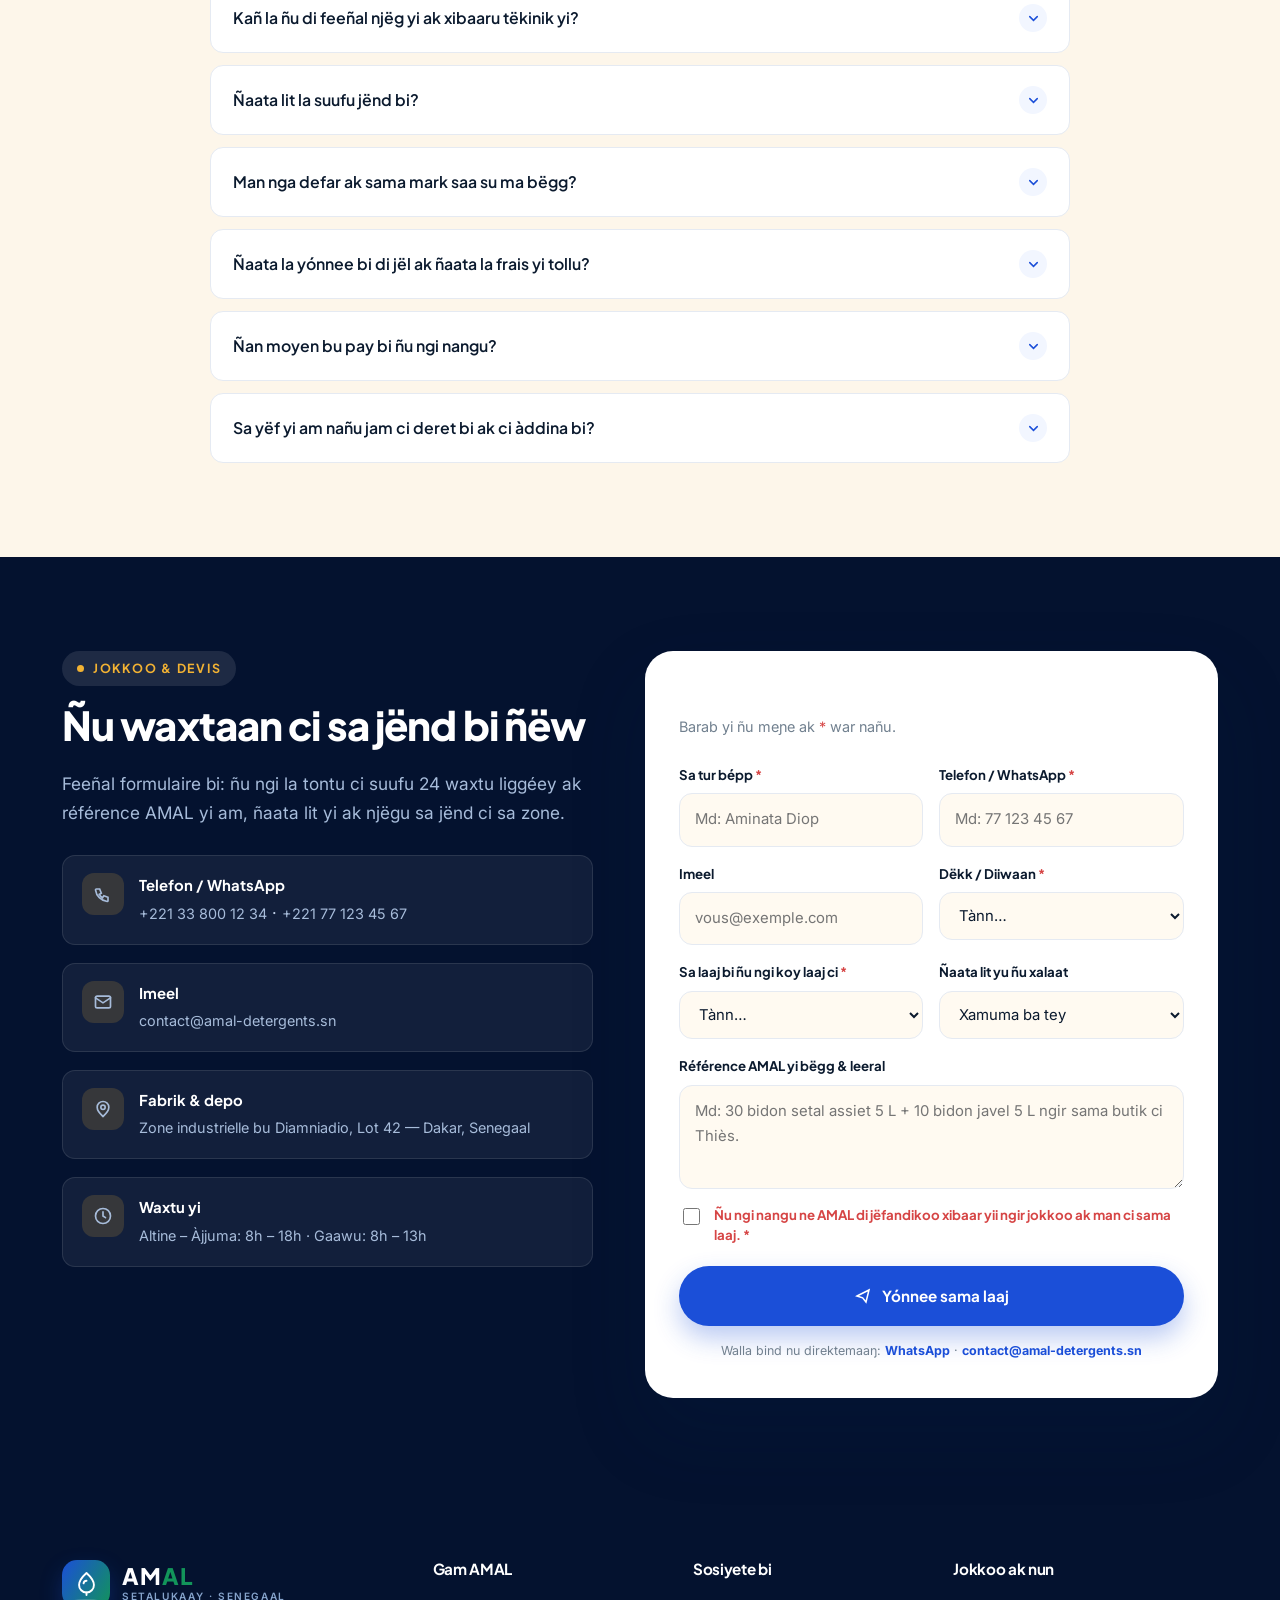
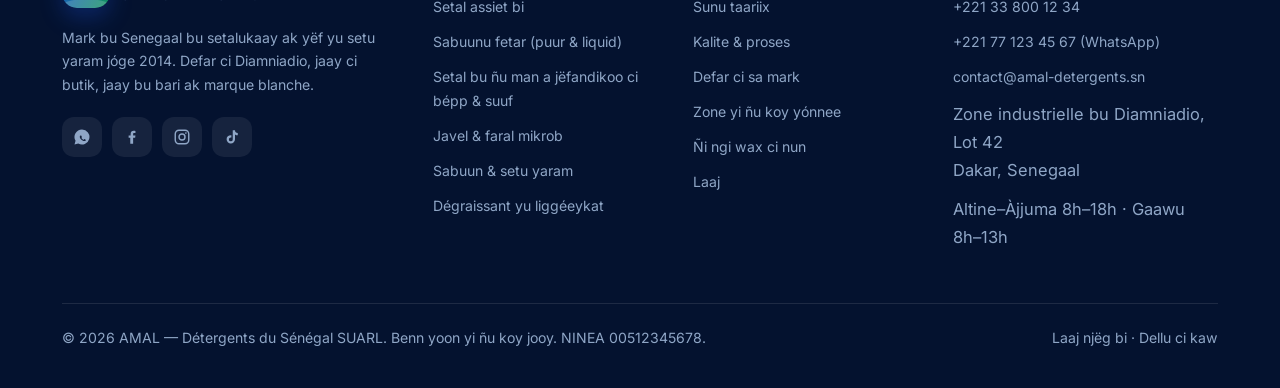
<file: site-vitrine-amal/wo/index.html>
<!DOCTYPE html>
<html lang="wo">
<head>
  <meta charset="utf-8">
  <meta name="viewport" content="width=device-width, initial-scale=1">
  <title>AMAL — Wersiyoŋ bu wolof</title>
  <meta name="robots" content="noindex, follow">
  <link rel="canonical" href="../index.html?lang=wo">
  <meta http-equiv="refresh" content="0; url=../index.html?lang=wo">
  <script>window.location.replace("../index.html?lang=wo");</script>
  <style>
    body { margin: 0; min-height: 100vh; display: grid; place-items: center;
            font-family: system-ui, -apple-system, "Segoe UI", sans-serif;
            background: #0b1f45; color: #f4f7fb; text-align: center; padding: 24px; }
    a { color: #f2b233; font-weight: 600; }
  </style>
</head>
<body>
  <p>Ñu ngi dem ci wersiyoŋ bu wolof…<br><a href="../index.html?lang=wo">Jàng ci wolof</a></p>
</body>
</html>
</file>
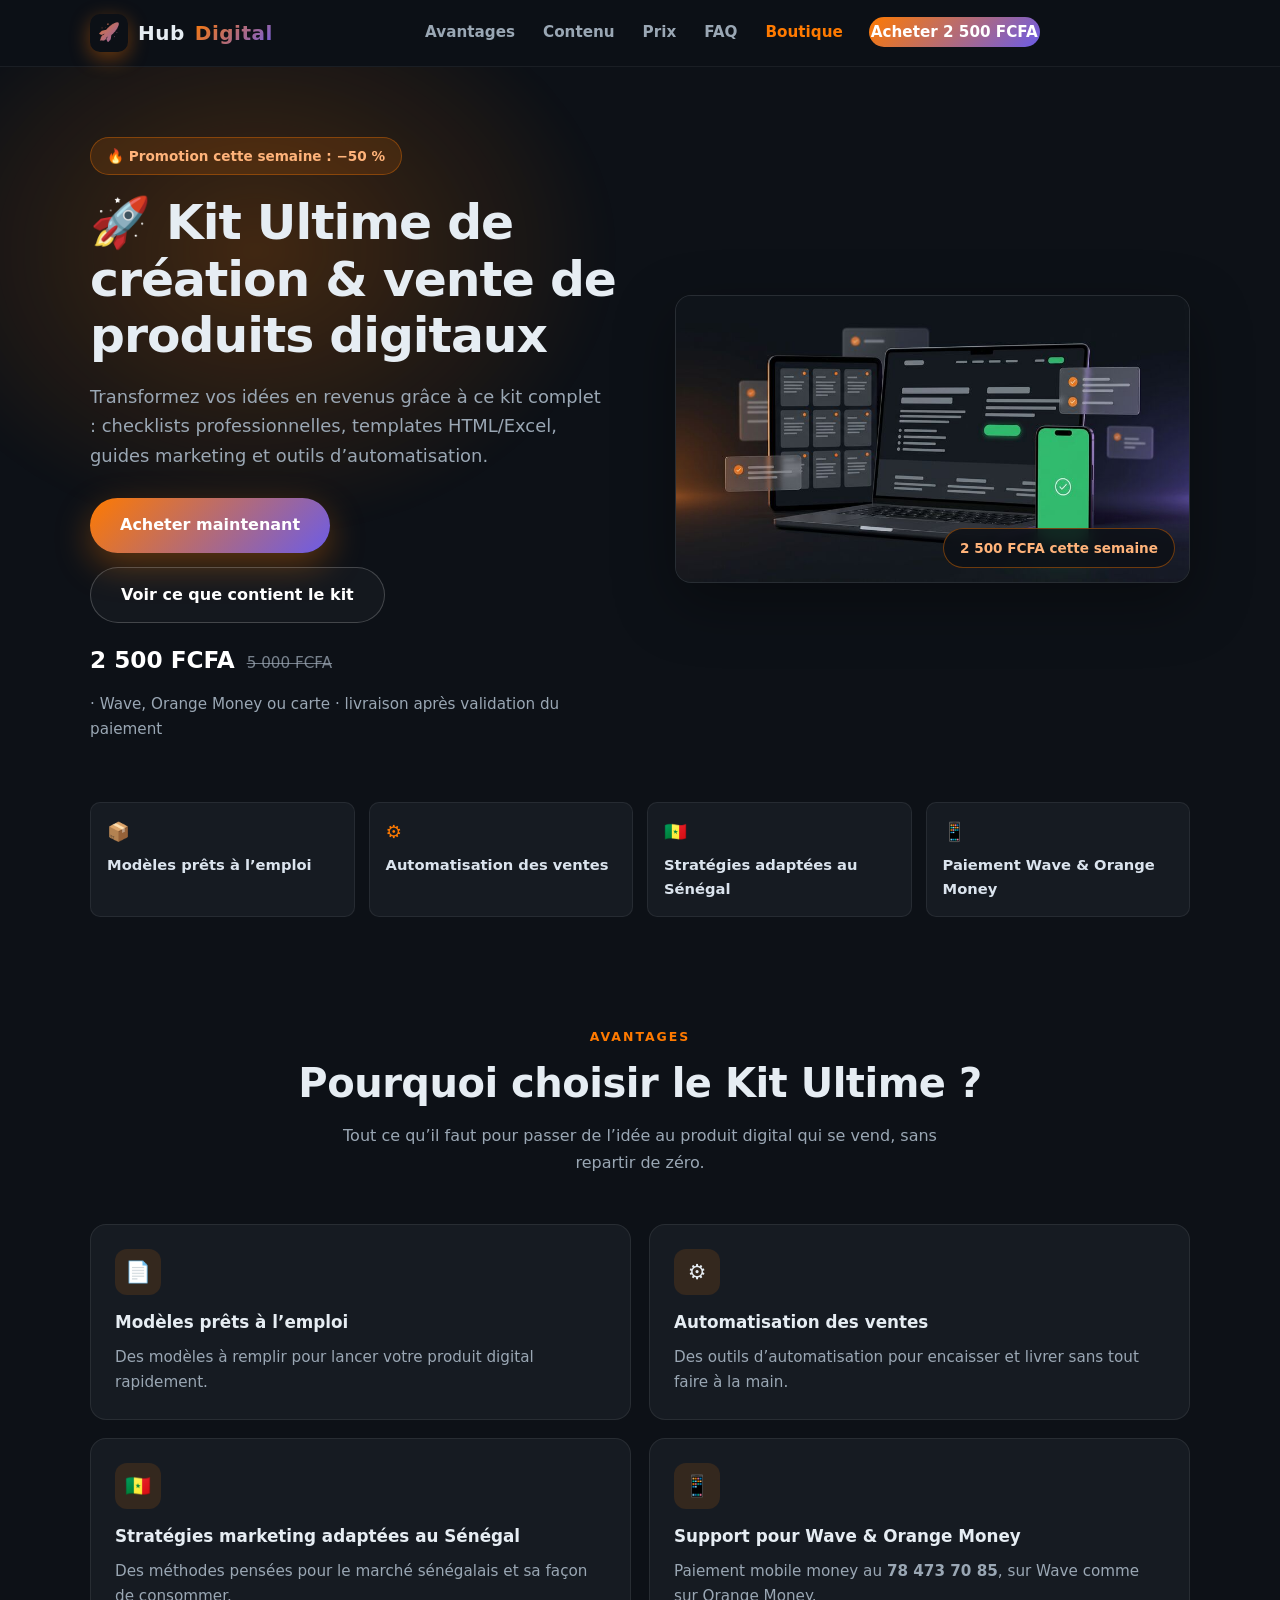
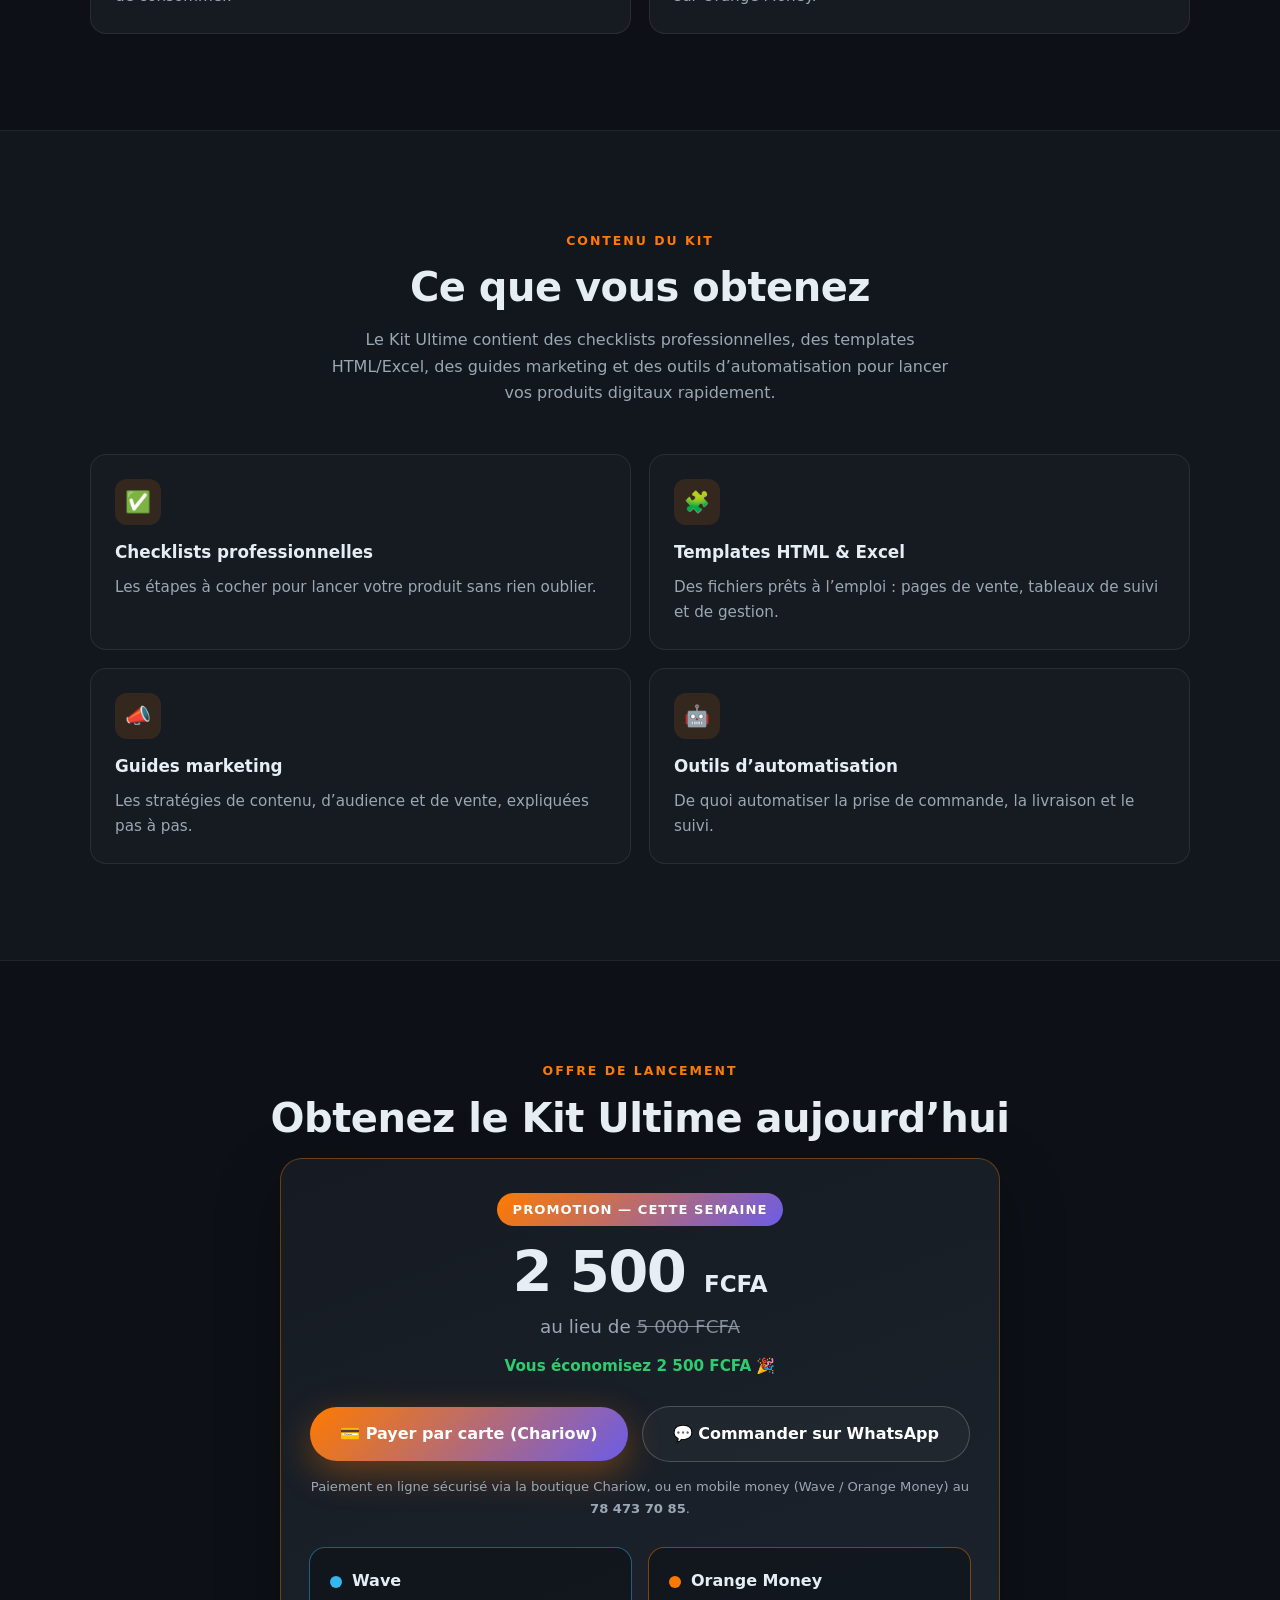
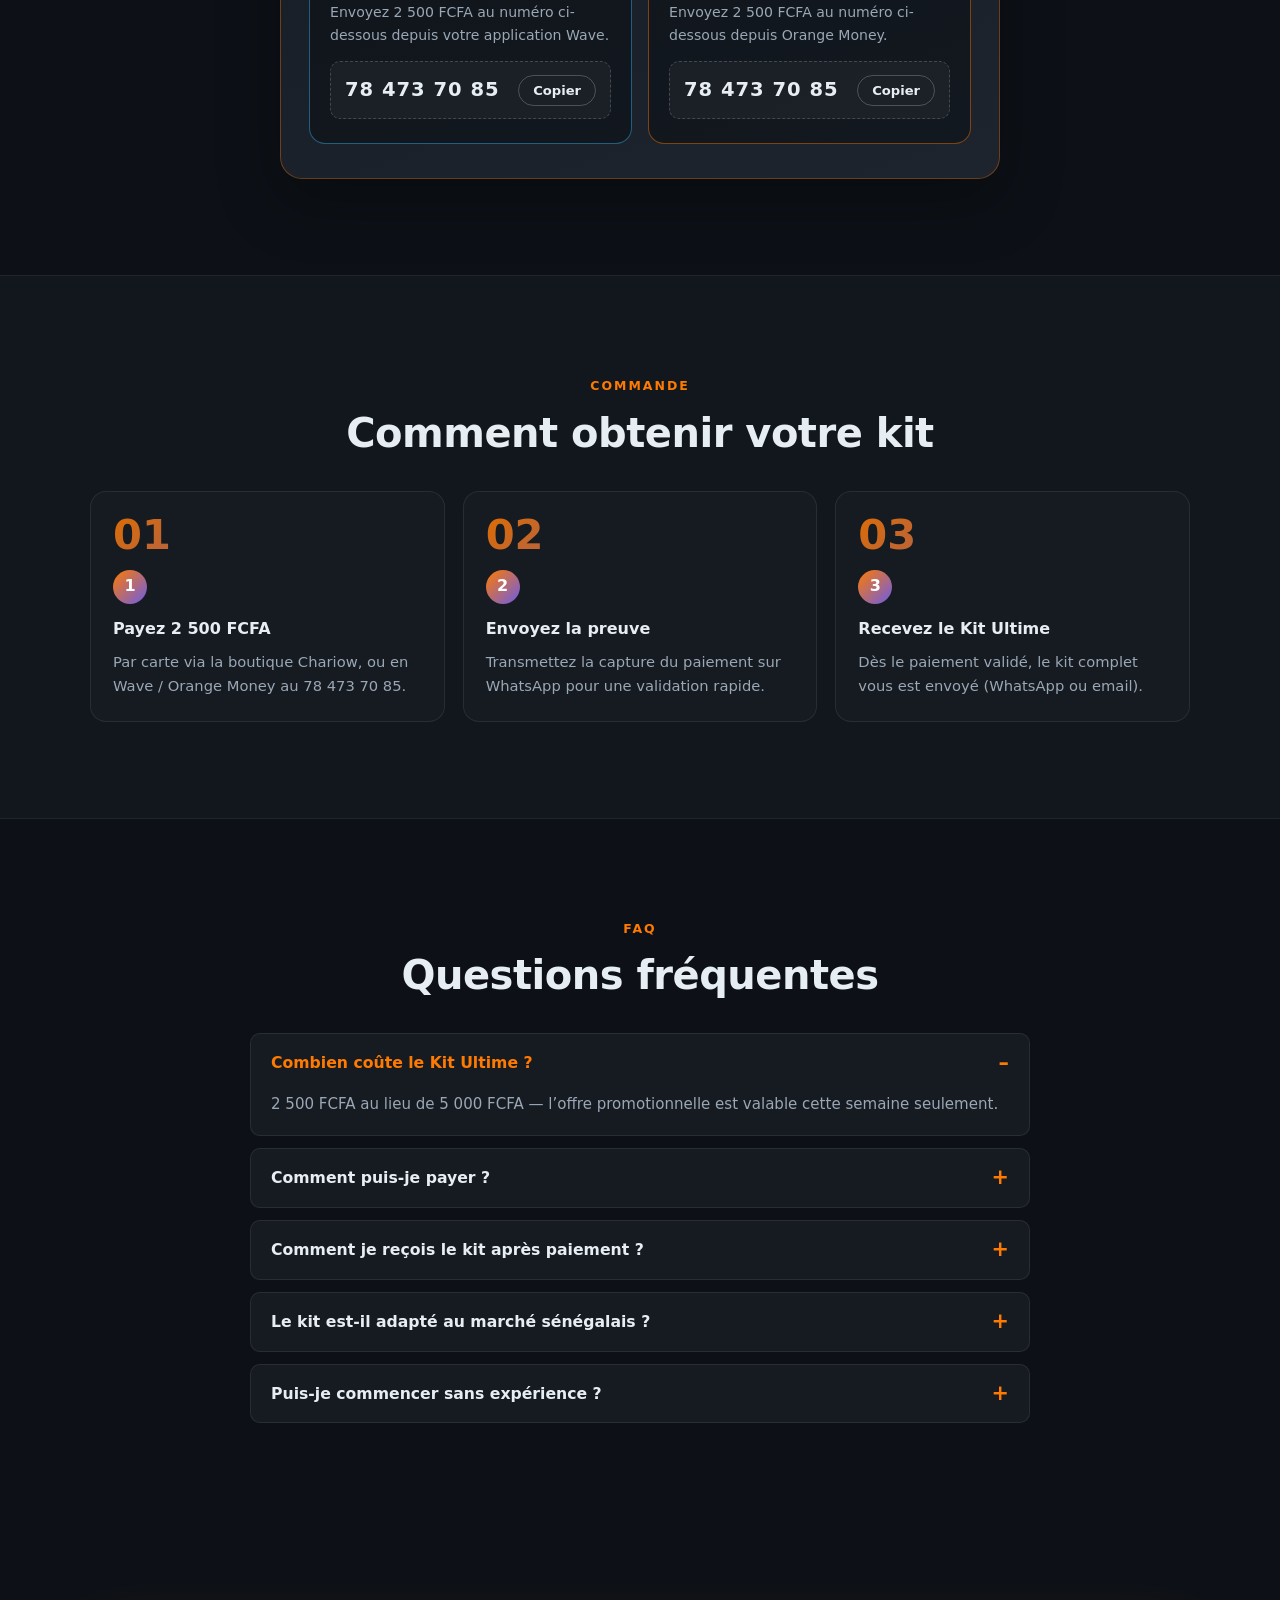
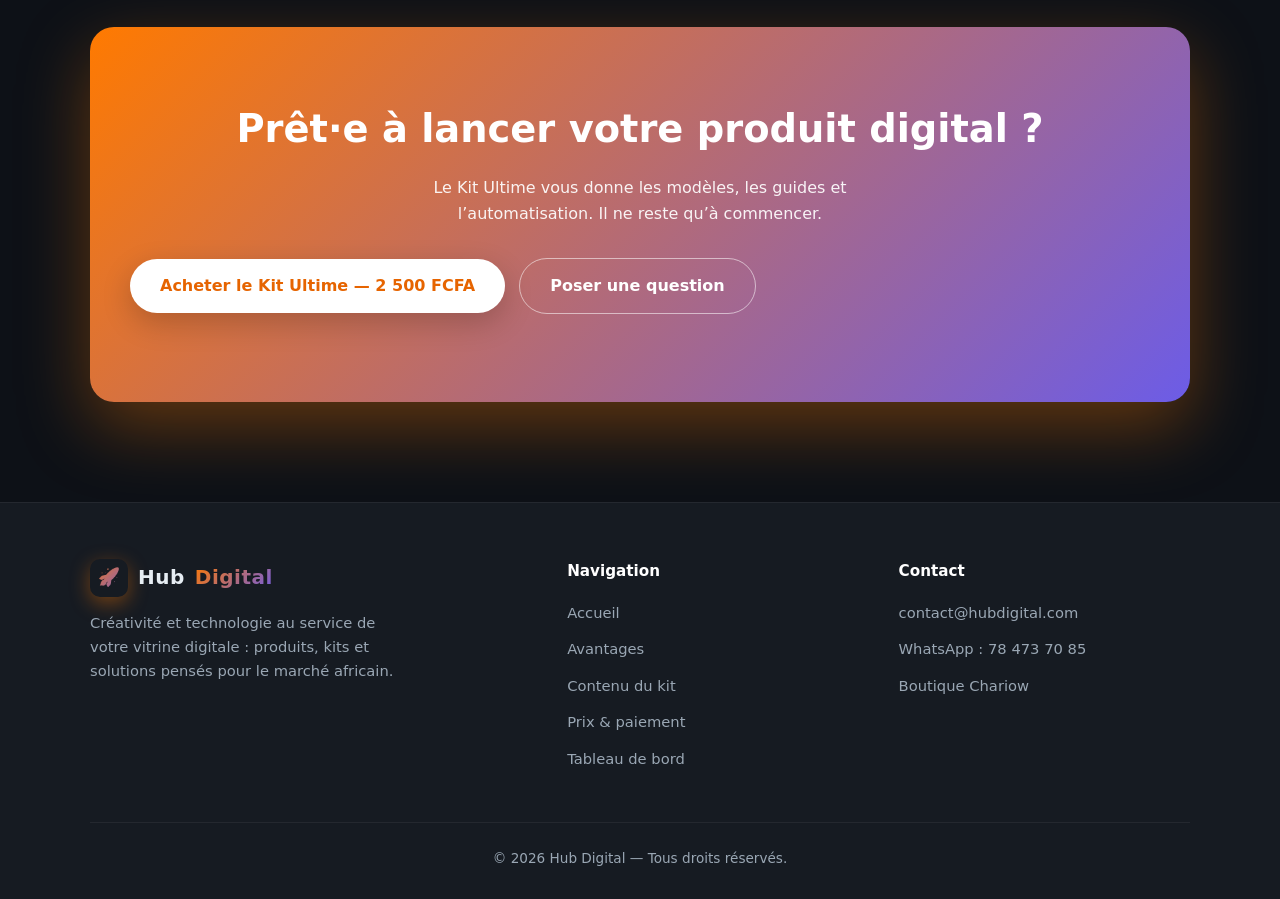
<file: static/kit-ultime.html>
<!DOCTYPE html>
<html lang="fr" dir="ltr">
<head>
  <meta charset="UTF-8" />
  <meta name="viewport" content="width=device-width, initial-scale=1.0" />
  <title>Kit Ultime — Création &amp; vente de produits digitaux | Hub Digital</title>
  <meta name="description" content="Le Kit Ultime Hub Digital : modèles prêts à l’emploi, automatisation des ventes, stratégies marketing adaptées au Sénégal. Paiement Wave, Orange Money ou carte. 2 500 FCFA au lieu de 5 000 FCFA." />
  <meta property="og:title" content="Kit Ultime — Création &amp; vente de produits digitaux" />
  <meta property="og:description" content="Transformez vos idées en revenus : checklists, templates HTML/Excel, guides marketing et automatisation. 2 500 FCFA cette semaine." />
  <meta property="og:type" content="product" />
  <meta property="og:locale" content="fr_FR" />
  <meta property="og:image" content="/assets/img/kit-ultime.jpg" />
  <link rel="icon" href="data:image/svg+xml,<svg xmlns='http://www.w3.org/2000/svg' viewBox='0 0 100 100'><text y='0.9em' font-size='90'>🚀</text></svg>" />

  <!-- Design system du site Hub Digital -->
  <link rel="stylesheet" href="assets/css/style.css" />

  <style>
    /* ===== Page Kit Ultime (styles dédiés) ===== */
    .kit-page { padding-bottom: 0; }
    .kit-page section { scroll-margin-top: 90px; }

    /* --- Hero --- */
    .kit-hero {
      position: relative;
      padding: 70px 0 60px;
      overflow: hidden;
    }
    .kit-hero::before {
      content: "";
      position: absolute;
      inset: -30% 40% 20% -20%;
      background: radial-gradient(closest-side, rgba(255, 122, 0, 0.22), transparent 70%);
      filter: blur(10px);
      pointer-events: none;
    }
    .kit-hero-grid {
      display: grid;
      grid-template-columns: 1.05fr 1fr;
      gap: 44px;
      align-items: center;
      position: relative;
    }
    @media (max-width: 900px) {
      .kit-hero-grid { grid-template-columns: 1fr; gap: 30px; }
    }
    .kit-promo {
      display: inline-flex;
      align-items: center;
      gap: 8px;
      padding: 7px 16px;
      border-radius: 999px;
      background: rgba(255, 122, 0, 0.14);
      border: 1px solid rgba(255, 122, 0, 0.35);
      color: #ffb37a;
      font-size: 0.85rem;
      font-weight: 700;
      margin-bottom: 20px;
    }
    .kit-hero h1 {
      font-size: clamp(1.9rem, 4.4vw, 3.05rem);
      font-weight: 800;
      line-height: 1.15;
      letter-spacing: -1px;
      margin-bottom: 18px;
    }
    .kit-hero .kit-sub {
      color: var(--muted);
      font-size: 1.12rem;
      max-width: 32rem;
      margin-bottom: 28px;
    }
    .kit-actions {
      display: flex;
      flex-wrap: wrap;
      gap: 14px;
      align-items: center;
      margin-bottom: 18px;
    }
    .kit-price-line {
      display: flex;
      align-items: baseline;
      gap: 12px;
      flex-wrap: wrap;
      color: var(--muted);
      font-size: 0.95rem;
    }
    .kit-price-line strong {
      color: var(--white);
      font-size: 1.45rem;
      font-weight: 800;
    }
    .kit-price-line del { color: rgba(155, 167, 180, 0.75); }

    .kit-visual {
      position: relative;
      border-radius: var(--radius);
      overflow: hidden;
      border: 1px solid rgba(255, 255, 255, 0.08);
      box-shadow: var(--shadow);
      background: var(--dark-2);
    }
    .kit-visual img { width: 100%; height: auto; display: block; }
    .kit-badge-float {
      position: absolute;
      right: 14px;
      bottom: 14px;
      background: rgba(13, 17, 23, 0.86);
      backdrop-filter: blur(8px);
      border: 1px solid rgba(255, 122, 0, 0.4);
      border-radius: 999px;
      padding: 8px 16px;
      font-size: 0.85rem;
      font-weight: 700;
      color: #ffb37a;
    }

    /* --- Bandeau de points clés --- */
    .kit-strip {
      display: grid;
      grid-template-columns: repeat(4, 1fr);
      gap: 14px;
      padding: 0 0 10px;
    }
    @media (max-width: 900px) { .kit-strip { grid-template-columns: repeat(2, 1fr); } }
    .kit-strip div {
      background: var(--dark-2);
      border: 1px solid rgba(255, 255, 255, 0.07);
      border-radius: var(--radius-sm);
      padding: 14px 16px;
      font-size: 0.92rem;
      font-weight: 600;
      color: #dbe4ee;
    }
    .kit-strip span { display: block; color: var(--primary); font-size: 1.15rem; margin-bottom: 6px; }

    /* --- Grilles de cartes --- */
    .kit-cards {
      display: grid;
      grid-template-columns: repeat(2, 1fr);
      gap: 18px;
    }
    @media (max-width: 700px) { .kit-cards { grid-template-columns: 1fr; } }
    .kit-card {
      background: var(--dark-2);
      border: 1px solid rgba(255, 255, 255, 0.08);
      border-radius: var(--radius);
      padding: 24px;
      transition: transform 0.2s, border-color 0.2s;
    }
    .kit-card:hover { transform: translateY(-4px); border-color: rgba(255, 122, 0, 0.45); }
    .kit-card .ico {
      display: grid;
      place-items: center;
      width: 46px;
      height: 46px;
      border-radius: 12px;
      background: rgba(255, 122, 0, 0.13);
      font-size: 1.3rem;
      margin-bottom: 14px;
    }
    .kit-card h3 { font-size: 1.05rem; margin-bottom: 8px; }
    .kit-card p { color: var(--muted); font-size: 0.95rem; }

    /* --- Section sombre alternée --- */
    .kit-alt { background: rgba(22, 27, 34, 0.6); border-block: 1px solid rgba(255, 255, 255, 0.06); }

    /* --- Bloc prix --- */
    .kit-offer {
      max-width: 720px;
      margin: 0 auto;
      background: linear-gradient(160deg, var(--dark-2), var(--dark-3));
      border: 1px solid rgba(255, 122, 0, 0.35);
      border-radius: 22px;
      padding: 34px 28px;
      text-align: center;
      box-shadow: var(--shadow);
    }
    .kit-offer .ribbon {
      display: inline-block;
      background: var(--gradient);
      color: var(--white);
      font-weight: 800;
      font-size: 0.82rem;
      letter-spacing: 1px;
      text-transform: uppercase;
      padding: 6px 16px;
      border-radius: 999px;
      margin-bottom: 18px;
    }
    .kit-offer .amount {
      font-size: clamp(2.4rem, 7vw, 3.6rem);
      font-weight: 800;
      letter-spacing: -1.5px;
      line-height: 1;
    }
    .kit-offer .amount small { font-size: 0.4em; font-weight: 700; letter-spacing: 0; }
    .kit-offer .old {
      color: var(--muted);
      font-size: 1.15rem;
      margin-top: 10px;
    }
    .kit-offer .old del { color: rgba(155, 167, 180, 0.8); }
    .kit-offer .save {
      display: inline-block;
      margin-top: 12px;
      color: var(--green);
      font-weight: 700;
      font-size: 0.95rem;
    }
    .kit-offer .kit-actions { justify-content: center; margin: 26px 0 6px; }
    .kit-fineprint { color: var(--muted); font-size: 0.82rem; margin-top: 14px; }

    /* --- Moyens de paiement --- */
    .pay-grid {
      display: grid;
      grid-template-columns: repeat(2, 1fr);
      gap: 16px;
      margin-top: 28px;
      text-align: left;
    }
    @media (max-width: 640px) { .pay-grid { grid-template-columns: 1fr; } }
    .pay-card {
      background: rgba(13, 17, 23, 0.6);
      border: 1px solid rgba(255, 255, 255, 0.1);
      border-radius: var(--radius);
      padding: 20px;
    }
    .pay-card.wave { border-color: rgba(51, 183, 240, 0.45); }
    .pay-card.om { border-color: rgba(255, 121, 0, 0.45); }
    .pay-card h4 {
      display: flex;
      align-items: center;
      gap: 10px;
      font-size: 1rem;
      margin-bottom: 6px;
    }
    .pay-dot {
      width: 12px;
      height: 12px;
      border-radius: 50%;
      display: inline-block;
    }
    .pay-card.wave .pay-dot { background: #33b7f0; }
    .pay-card.om .pay-dot { background: #ff7900; }
    .pay-card p { color: var(--muted); font-size: 0.88rem; }
    .pay-number {
      display: flex;
      align-items: center;
      justify-content: space-between;
      gap: 12px;
      margin: 14px 0 4px;
      background: rgba(255, 255, 255, 0.04);
      border: 1px dashed rgba(255, 255, 255, 0.18);
      border-radius: var(--radius-sm);
      padding: 12px 14px;
    }
    .pay-number .num {
      font-size: 1.22rem;
      font-weight: 800;
      letter-spacing: 1px;
      white-space: nowrap;
    }
    .copy-btn {
      background: transparent;
      border: 1px solid rgba(255, 255, 255, 0.22);
      color: var(--text);
      border-radius: 999px;
      padding: 7px 14px;
      font-size: 0.82rem;
      font-weight: 700;
      font-family: var(--font);
      cursor: pointer;
      transition: background 0.2s, color 0.2s, border-color 0.2s;
      white-space: nowrap;
    }
    .copy-btn:hover { background: rgba(255, 255, 255, 0.1); }
    .copy-btn.done { background: rgba(46, 204, 113, 0.18); border-color: rgba(46, 204, 113, 0.6); color: #7ff0b0; }

    /* --- Étapes --- */
    .steps { display: grid; grid-template-columns: repeat(3, 1fr); gap: 18px; margin-top: 34px; }
    @media (max-width: 800px) { .steps { grid-template-columns: 1fr; } }
    .step {
      background: var(--dark-2);
      border: 1px solid rgba(255, 255, 255, 0.08);
      border-radius: var(--radius);
      padding: 22px;
    }
    .step .n {
      display: grid;
      place-items: center;
      width: 34px;
      height: 34px;
      border-radius: 50%;
      background: var(--gradient);
      color: var(--white);
      font-weight: 800;
      margin-bottom: 12px;
    }
    .step h3 { font-size: 1rem; margin-bottom: 8px; }
    .step p { color: var(--muted); font-size: 0.92rem; }

    /* --- FAQ --- */
    .faq-list { max-width: 780px; margin: 34px auto 0; }
    .faq-list details {
      background: var(--dark-2);
      border: 1px solid rgba(255, 255, 255, 0.08);
      border-radius: var(--radius-sm);
      margin-bottom: 12px;
      overflow: hidden;
    }
    .faq-list summary {
      cursor: pointer;
      padding: 16px 20px;
      font-weight: 700;
      font-size: 0.98rem;
      list-style: none;
      display: flex;
      justify-content: space-between;
      gap: 14px;
      align-items: center;
    }
    .faq-list summary::-webkit-details-marker { display: none; }
    .faq-list summary::after {
      content: "+";
      color: var(--primary);
      font-size: 1.3rem;
      font-weight: 800;
      line-height: 1;
    }
    .faq-list details[open] summary::after { content: "–"; }
    .faq-list details[open] summary { color: var(--primary); }
    .faq-list .answer {
      padding: 0 20px 18px;
      color: var(--muted);
      font-size: 0.94rem;
    }

    /* --- Barre d'achat fixe (mobile) --- */
    .kit-stickybar {
      position: fixed;
      left: 0;
      right: 0;
      bottom: 0;
      z-index: 90;
      display: none;
      align-items: center;
      justify-content: space-between;
      gap: 12px;
      padding: 10px 16px calc(10px + env(safe-area-inset-bottom));
      background: rgba(13, 17, 23, 0.96);
      backdrop-filter: blur(10px);
      border-top: 1px solid rgba(255, 122, 0, 0.35);
    }
    .kit-stickybar .sb-price { font-size: 0.8rem; color: var(--muted); line-height: 1.25; }
    .kit-stickybar .sb-price b { display: block; color: var(--white); font-size: 1.05rem; }
    .kit-stickybar .btn { padding: 11px 20px; font-size: 0.92rem; }
    @media (max-width: 760px) {
      .kit-stickybar { display: flex; }
      .kit-page { padding-bottom: 74px; }
    }

    @media (prefers-reduced-motion: reduce) {
      .kit-card, .btn { transition: none; }
    }
  </style>
</head>

<body class="kit-page">

  <!-- ================= Navigation ================= -->
  <header id="siteHeader">
    <nav class="container navbar" aria-label="Navigation Kit Ultime">
      <a href="/" class="logo">
        <span class="logo-badge">🚀</span>
        Hub <span>Digital</span>
      </a>

      <ul class="nav-links" id="navLinks">
        <li><a href="#avantages">Avantages</a></li>
        <li><a href="#contenu">Contenu</a></li>
        <li><a href="#achat">Prix</a></li>
        <li><a href="#faq">FAQ</a></li>
        <li><a href="https://qxcvjkbl.mychariow.market" target="_blank" rel="noopener noreferrer" class="nav-store">Boutique</a></li>
        <li><a href="#achat" class="nav-cta">Acheter 2 500 FCFA</a></li>
      </ul>

      <div class="nav-right">
        <button class="menu-toggle" id="menuToggle" aria-label="Ouvrir le menu" aria-expanded="false">☰</button>
      </div>
    </nav>
  </header>

  <main>
    <!-- ================= Hero ================= -->
    <section class="kit-hero" id="accueil">
      <div class="container kit-hero-grid">
        <div>
          <span class="kit-promo">🔥 Promotion cette semaine : −50 %</span>
          <h1>🚀 Kit Ultime de création &amp; vente de produits digitaux</h1>
          <p class="kit-sub">
            Transformez vos idées en revenus grâce à ce kit complet : checklists professionnelles,
            templates HTML/Excel, guides marketing et outils d’automatisation.
          </p>
          <div class="kit-actions">
            <a href="#achat" class="btn btn-primary">Acheter maintenant</a>
            <a href="#contenu" class="btn btn-outline">Voir ce que contient le kit</a>
          </div>
          <p class="kit-price-line">
            <strong>2 500 FCFA</strong>
            <del>5 000 FCFA</del>
            <span>· Wave, Orange Money ou carte · livraison après validation du paiement</span>
          </p>
        </div>

        <div class="kit-visual">
          <img src="assets/img/kit-ultime.jpg" width="1200" height="670"
               alt="Kit Ultime Hub Digital : ordinateur, tablette et téléphone affichant les modèles et templates du kit"
               srcset="assets/img/kit-ultime-small.jpg 900w, assets/img/kit-ultime.jpg 1200w"
               sizes="(max-width: 900px) 92vw, 520px" />
          <span class="kit-badge-float">2 500 FCFA cette semaine</span>
        </div>
      </div>
    </section>

    <!-- ================= Points clés ================= -->
    <div class="container">
      <div class="kit-strip">
        <div><span>📦</span>Modèles prêts à l’emploi</div>
        <div><span>⚙️</span>Automatisation des ventes</div>
        <div><span>🇸🇳</span>Stratégies adaptées au Sénégal</div>
        <div><span>📱</span>Paiement Wave &amp; Orange Money</div>
      </div>
    </div>

    <!-- ================= Avantages ================= -->
    <section id="avantages">
      <div class="container">
        <div class="center">
          <span class="section-tag">Avantages</span>
          <h2 class="section-title">Pourquoi choisir le Kit Ultime ?</h2>
          <p class="section-desc">
            Tout ce qu’il faut pour passer de l’idée au produit digital qui se vend,
            sans repartir de zéro.
          </p>
        </div>

        <div class="kit-cards">
          <article class="kit-card">
            <div class="ico">📄</div>
            <h3>Modèles prêts à l’emploi</h3>
            <p>Des modèles à remplir pour lancer votre produit digital rapidement.</p>
          </article>
          <article class="kit-card">
            <div class="ico">⚙️</div>
            <h3>Automatisation des ventes</h3>
            <p>Des outils d’automatisation pour encaisser et livrer sans tout faire à la main.</p>
          </article>
          <article class="kit-card">
            <div class="ico">🇸🇳</div>
            <h3>Stratégies marketing adaptées au Sénégal</h3>
            <p>Des méthodes pensées pour le marché sénégalais et sa façon de consommer.</p>
          </article>
          <article class="kit-card">
            <div class="ico">📱</div>
            <h3>Support pour Wave &amp; Orange Money</h3>
            <p>Paiement mobile money au <strong>78 473 70 85</strong>, sur Wave comme sur Orange Money.</p>
          </article>
        </div>
      </div>
    </section>

    <!-- ================= Contenu ================= -->
    <section class="kit-alt" id="contenu">
      <div class="container">
        <div class="center">
          <span class="section-tag">Contenu du kit</span>
          <h2 class="section-title">Ce que vous obtenez</h2>
          <p class="section-desc">
            Le Kit Ultime contient des checklists professionnelles, des templates HTML/Excel,
            des guides marketing et des outils d’automatisation pour lancer vos produits
            digitaux rapidement.
          </p>
        </div>

        <div class="kit-cards">
          <article class="kit-card">
            <div class="ico">✅</div>
            <h3>Checklists professionnelles</h3>
            <p>Les étapes à cocher pour lancer votre produit sans rien oublier.</p>
          </article>
          <article class="kit-card">
            <div class="ico">🧩</div>
            <h3>Templates HTML &amp; Excel</h3>
            <p>Des fichiers prêts à l’emploi : pages de vente, tableaux de suivi et de gestion.</p>
          </article>
          <article class="kit-card">
            <div class="ico">📣</div>
            <h3>Guides marketing</h3>
            <p>Les stratégies de contenu, d’audience et de vente, expliquées pas à pas.</p>
          </article>
          <article class="kit-card">
            <div class="ico">🤖</div>
            <h3>Outils d’automatisation</h3>
            <p>De quoi automatiser la prise de commande, la livraison et le suivi.</p>
          </article>
        </div>
      </div>
    </section>

    <!-- ================= Prix & paiement ================= -->
    <section id="achat">
      <div class="container">
        <div class="center">
          <span class="section-tag">Offre de lancement</span>
          <h2 class="section-title">Obtenez le Kit Ultime aujourd’hui</h2>
        </div>

        <div class="kit-offer">
          <span class="ribbon">Promotion — cette semaine</span>
          <div class="amount">2 500 <small>FCFA</small></div>
          <p class="old">au lieu de <del>5 000 FCFA</del></p>
          <span class="save">Vous économisez 2 500 FCFA 🎉</span>

          <div class="kit-actions">
            <a class="btn btn-primary"
               href="https://qxcvjkbl.mychariow.market"
               target="_blank" rel="noopener noreferrer">
              💳 Payer par carte (Chariow)
            </a>
            <a class="btn btn-outline" id="waBtn"
               href="https://wa.me/221784737085?text=Bonjour%20Hub%20Digital%2C%20je%20souhaite%20acheter%20le%20Kit%20Ultime%20%282%20500%20FCFA%29."
               target="_blank" rel="noopener noreferrer">
              💬 Commander sur WhatsApp
            </a>
          </div>

          <p class="kit-fineprint">
            Paiement en ligne sécurisé via la boutique Chariow, ou en mobile money
            (Wave / Orange Money) au <strong>78 473 70 85</strong>.
          </p>

          <div class="pay-grid">
            <div class="pay-card wave">
              <h4><span class="pay-dot"></span>Wave</h4>
              <p>Envoyez 2 500 FCFA au numéro ci-dessous depuis votre application Wave.</p>
              <div class="pay-number">
                <span class="num">78 473 70 85</span>
                <button type="button" class="copy-btn" data-copy="784737085" aria-label="Copier le numéro Wave">Copier</button>
              </div>
            </div>

            <div class="pay-card om">
              <h4><span class="pay-dot"></span>Orange Money</h4>
              <p>Envoyez 2 500 FCFA au numéro ci-dessous depuis Orange Money.</p>
              <div class="pay-number">
                <span class="num">78 473 70 85</span>
                <button type="button" class="copy-btn" data-copy="784737085" aria-label="Copier le numéro Orange Money">Copier</button>
              </div>
            </div>
          </div>
        </div>
      </div>
    </section>

    <!-- ================= Comment ça marche ================= -->
    <section class="kit-alt" id="commander">
      <div class="container">
        <div class="center">
          <span class="section-tag">Commande</span>
          <h2 class="section-title">Comment obtenir votre kit</h2>
        </div>

        <div class="steps">
          <div class="step">
            <div class="n">1</div>
            <h3>Payez 2 500 FCFA</h3>
            <p>Par carte via la boutique Chariow, ou en Wave / Orange Money au 78 473 70 85.</p>
          </div>
          <div class="step">
            <div class="n">2</div>
            <h3>Envoyez la preuve</h3>
            <p>Transmettez la capture du paiement sur WhatsApp pour une validation rapide.</p>
          </div>
          <div class="step">
            <div class="n">3</div>
            <h3>Recevez le Kit Ultime</h3>
            <p>Dès le paiement validé, le kit complet vous est envoyé (WhatsApp ou email).</p>
          </div>
        </div>
      </div>
    </section>

    <!-- ================= FAQ ================= -->
    <section id="faq">
      <div class="container">
        <div class="center">
          <span class="section-tag">FAQ</span>
          <h2 class="section-title">Questions fréquentes</h2>
        </div>

        <div class="faq-list">
          <details open>
            <summary>Combien coûte le Kit Ultime ?</summary>
            <div class="answer">
              2 500 FCFA au lieu de 5 000 FCFA — l’offre promotionnelle est valable cette semaine seulement.
            </div>
          </details>
          <details>
            <summary>Comment puis-je payer ?</summary>
            <div class="answer">
              Par carte ou en ligne via la boutique Chariow, ou en mobile money :
              Wave et Orange Money au <strong>78 473 70 85</strong>.
            </div>
          </details>
          <details>
            <summary>Comment je reçois le kit après paiement ?</summary>
            <div class="answer">
              Dès que votre paiement est validé, le Kit Ultime vous est envoyé avec ses modèles,
              templates et guides prêts à l’emploi.
            </div>
          </details>
          <details>
            <summary>Le kit est-il adapté au marché sénégalais ?</summary>
            <div class="answer">
              Oui : les stratégies marketing et les moyens de paiement (Wave, Orange Money)
              sont pensés pour le Sénégal et sa façon de consommer.
            </div>
          </details>
          <details>
            <summary>Puis-je commencer sans expérience ?</summary>
            <div class="answer">
              Oui. Le kit s’adresse aussi bien aux débutants qu’aux créateurs déjà lancés :
              tout est expliqué pas à pas, du concept jusqu’à la vente.
            </div>
          </details>
        </div>
      </div>
    </section>

    <!-- ================= CTA final ================= -->
    <section class="cta">
      <div class="container">
        <div class="cta-box center">
          <h2>Prêt·e à lancer votre produit digital ?</h2>
          <p>Le Kit Ultime vous donne les modèles, les guides et l’automatisation. Il ne reste qu’à commencer.</p>
          <div class="kit-actions">
            <a href="#achat" class="btn btn-light">Acheter le Kit Ultime — 2 500 FCFA</a>
            <a href="https://wa.me/221784737085?text=Bonjour%20Hub%20Digital%2C%20j%27ai%20une%20question%20sur%20le%20Kit%20Ultime."
               target="_blank" rel="noopener noreferrer" class="btn btn-cta-outline">Poser une question</a>
          </div>
        </div>
      </div>
    </section>
  </main>

  <!-- ================= Footer ================= -->
  <footer>
    <div class="container">
      <div class="footer-grid">
        <div class="footer-brand">
          <a href="/" class="logo">
            <span class="logo-badge">🚀</span>
            Hub <span>Digital</span>
          </a>
          <p>
            Créativité et technologie au service de votre vitrine digitale :
            produits, kits et solutions pensés pour le marché africain.
          </p>
        </div>

        <div class="footer-col">
          <h4>Navigation</h4>
          <ul>
            <li><a href="/">Accueil</a></li>
            <li><a href="#avantages">Avantages</a></li>
            <li><a href="#contenu">Contenu du kit</a></li>
            <li><a href="#achat">Prix &amp; paiement</a></li>
            <li><a href="/taches">Tableau de bord</a></li>
          </ul>
        </div>

        <div class="footer-col">
          <h4>Contact</h4>
          <ul>
            <li><a href="mailto:contact@hubdigital.com">contact@hubdigital.com</a></li>
            <li><a href="https://wa.me/221784737085" target="_blank" rel="noopener noreferrer">WhatsApp : 78 473 70 85</a></li>
            <li><a href="https://qxcvjkbl.mychariow.market" target="_blank" rel="noopener noreferrer">Boutique Chariow</a></li>
          </ul>
        </div>
      </div>

      <div class="footer-bottom">
        <p>© 2026 Hub Digital — Tous droits réservés.</p>
      </div>
    </div>
  </footer>

  <!-- ================= Barre d'achat mobile ================= -->
  <div class="kit-stickybar" role="region" aria-label="Achat rapide">
    <div class="sb-price">
      Kit Ultime
      <b>2 500 FCFA <del style="color:#9aa7b4;font-size:0.85rem">5 000</del></b>
    </div>
    <a href="#achat" class="btn btn-primary">Acheter</a>
  </div>

  <script>
    (function () {
      "use strict";

      /* --- Menu mobile + en-tête au scroll --- */
      var toggle = document.getElementById("menuToggle");
      var links = document.getElementById("navLinks");
      var header = document.getElementById("siteHeader");

      if (toggle && links) {
        toggle.addEventListener("click", function () {
          var open = links.classList.toggle("open");
          toggle.setAttribute("aria-expanded", String(open));
          toggle.textContent = open ? "✕" : "☰";
        });
        links.querySelectorAll("a").forEach(function (a) {
          a.addEventListener("click", function () {
            links.classList.remove("open");
            toggle.setAttribute("aria-expanded", "false");
            toggle.textContent = "☰";
          });
        });
        document.addEventListener("keydown", function (e) {
          if (e.key === "Escape") {
            links.classList.remove("open");
            toggle.setAttribute("aria-expanded", "false");
            toggle.textContent = "☰";
          }
        });
      }

      if (header) {
        var onScroll = function () {
          header.classList.toggle("scrolled", window.scrollY > 10);
        };
        window.addEventListener("scroll", onScroll, { passive: true });
        onScroll();
      }

      /* --- Copier le numéro mobile money --- */
      function flash(btn, ok) {
        var old = btn.textContent;
        btn.textContent = ok ? "Copié ✓" : "Copiez : 784737085";
        btn.classList.toggle("done", ok);
        setTimeout(function () {
          btn.textContent = old;
          btn.classList.remove("done");
        }, 1600);
      }

      function copyText(text) {
        if (navigator.clipboard && window.isSecureContext) {
          return navigator.clipboard.writeText(text);
        }
        return new Promise(function (resolve, reject) {
          var ta = document.createElement("textarea");
          ta.value = text;
          ta.setAttribute("readonly", "");
          ta.style.position = "fixed";
          ta.style.opacity = "0";
          document.body.appendChild(ta);
          ta.select();
          try {
            document.execCommand("copy") ? resolve() : reject();
          } catch (e) {
            reject(e);
          } finally {
            document.body.removeChild(ta);
          }
        });
      }

      document.querySelectorAll(".copy-btn").forEach(function (btn) {
        btn.addEventListener("click", function () {
          copyText(btn.dataset.copy || "784737085")
            .then(function () { flash(btn, true); })
            .catch(function () { flash(btn, false); });
        });
      });
    })();
  </script>
</body>
</html>
</file>
<file: site-vitrine-amal/assets/css/style.css>
/* ==========================================================================
   AMAL — Détergents du Sénégal · Site vitrine
   Feuille de style principale
   Palette : bleu profond (confiance) × vert émeraude (propreté) × crème (lait)
   Typographies : Plus Jakarta Sans (titres) · Inter (texte) · Amiri (signature أمل)
   ========================================================================== */

/* ---------- 1. Variables ---------- */
:root {
  /* Bleu de marque — repris des étiquettes AMAL */
  --navy-950: #04122f;
  --navy-900: #061c47;
  --navy-800: #0a2a68;
  --navy-700: #0f3a8c;
  --blue: #1b4fd8;
  --blue-500: #2a6ff0;
  --blue-400: #4d8ef7;
  --blue-100: #e3ecff;
  --blue-50: #f2f6ff;

  /* Vert émeraude — la propreté, l'usine */
  --green-800: #085c33;
  --green-700: #0a7241;
  --green: #12945a;
  --green-400: #3cc47f;
  --green-100: #dcf6e7;

  /* Accents */
  --aqua: #2fb6c9;
  --gold: #f2b233;
  --gold-dark: #cf9315;
  --cream: #fffaf1;
  --sand: #fdf6ea;
  --white: #ffffff;

  /* Neutres */
  --ink: #0b1a2e;
  --body: #43505f;
  --muted: #71808f;
  --line: #e5eaf2;

  --gradient: linear-gradient(120deg, var(--blue) 0%, var(--green) 100%);
  --gradient-soft: linear-gradient(150deg, var(--blue-50) 0%, var(--cream) 100%);

  --radius-lg: 28px;
  --radius: 20px;
  --radius-sm: 13px;
  --shadow-sm: 0 4px 16px rgba(6, 28, 71, .07);
  --shadow: 0 18px 46px rgba(6, 28, 71, .11);
  --shadow-lg: 0 34px 76px rgba(6, 28, 71, .2);

  --max: 1200px;
  --header-h: 80px;
  --font-body: "Inter", "Segoe UI", system-ui, -apple-system, Roboto, Arial, sans-serif;
  --font-title: "Plus Jakarta Sans", "Segoe UI", system-ui, -apple-system, Arial, sans-serif;
  --font-arabic: "Amiri", "Traditional Arabic", serif;
  --transition: .28s cubic-bezier(.4, 0, .2, 1);
}

/* ---------- 2. Reset ---------- */
*,
*::before,
*::after { box-sizing: border-box; }

html { scroll-behavior: smooth; scroll-padding-top: calc(var(--header-h) + 12px); }

body {
  margin: 0;
  font-family: var(--font-body);
  font-size: 16.5px;
  line-height: 1.7;
  color: var(--body);
  background: var(--white);
  -webkit-font-smoothing: antialiased;
  overflow-x: hidden;
}

/* height:auto : neutralise l'attribut height="…" des balises <img>,
   sinon les visuels gardent leur hauteur d'origine et sont rognés (object-fit). */
img { max-width: 100%; height: auto; display: block; }
a { color: inherit; text-decoration: none; }
button { font: inherit; cursor: pointer; border: none; background: none; color: inherit; }
ul { margin: 0; padding: 0; list-style: none; }

h1, h2, h3, h4 {
  font-family: var(--font-title);
  color: var(--ink);
  line-height: 1.16;
  margin: 0 0 .5em;
  letter-spacing: -.022em;
}
h1 { font-size: clamp(2.15rem, 5vw, 3.55rem); font-weight: 800; }
h2 { font-size: clamp(1.7rem, 3.4vw, 2.5rem); font-weight: 800; }
h3 { font-size: 1.2rem; font-weight: 700; }
p { margin: 0 0 1rem; }

::selection { background: var(--blue); color: #fff; }

/* ---------- 3. Layout ---------- */
.container {
  width: 100%;
  max-width: var(--max);
  margin: 0 auto;
  padding: 0 22px;
}

.section { padding: 94px 0; }
.section--tight { padding: 64px 0; }
.section--sand { background: var(--sand); }
.section--mint { background: var(--blue-50); }
.section--dark { background: var(--navy-950); color: #c3d2ea; }
.section--dark h2, .section--dark h3 { color: #fff; }

.section-head { max-width: 760px; margin: 0 auto 52px; text-align: center; }

.eyebrow {
  display: inline-flex;
  align-items: center;
  gap: 9px;
  font-family: var(--font-title);
  font-size: .78rem;
  font-weight: 700;
  letter-spacing: .14em;
  text-transform: uppercase;
  color: var(--blue);
  background: var(--blue-100);
  padding: 7px 15px;
  border-radius: 999px;
  margin-bottom: 16px;
}
.eyebrow::before {
  content: "";
  width: 7px; height: 7px;
  border-radius: 50%;
  background: var(--gold);
}
.section--dark .eyebrow { background: rgba(255, 255, 255, .1); color: var(--gold); }

.lead { font-size: 1.08rem; color: var(--muted); }
.section--dark .lead { color: #a7bcda; }

/* ---------- 4. Boutons ---------- */
.btn {
  display: inline-flex;
  align-items: center;
  justify-content: center;
  gap: 10px;
  font-family: var(--font-title);
  font-weight: 700;
  font-size: .95rem;
  padding: 15px 28px;
  border-radius: 999px;
  border: 2px solid transparent;
  transition: var(--transition);
  white-space: nowrap;
  text-align: center;
}
.btn svg { width: 18px; height: 18px; flex: none; }
.btn--primary { background: var(--blue); color: #fff; box-shadow: 0 12px 26px rgba(27, 79, 216, .3); }
.btn--primary:hover { background: var(--navy-800); transform: translateY(-3px); box-shadow: 0 18px 34px rgba(27, 79, 216, .36); }
.btn--green { background: var(--green); color: #fff; box-shadow: 0 12px 26px rgba(18, 148, 90, .28); }
.btn--green:hover { background: var(--green-800); transform: translateY(-3px); }
.btn--gold { background: var(--gold); color: #3d2c00; box-shadow: 0 12px 26px rgba(242, 178, 51, .32); }
.btn--gold:hover { background: var(--gold-dark); color: #fff; transform: translateY(-3px); }
.btn--ghost { border-color: rgba(255, 255, 255, .45); color: #fff; }
.btn--ghost:hover { background: #fff; color: var(--navy-800); border-color: #fff; transform: translateY(-3px); }
.btn--outline { border-color: var(--blue); color: var(--blue); }
.btn--outline:hover { background: var(--blue); color: #fff; transform: translateY(-3px); }
.btn--sm { padding: 11px 20px; font-size: .85rem; }
.btn--block { width: 100%; }

/* ---------- 5. Topbar ---------- */
.topbar { background: var(--navy-950); color: #a9bfe0; font-size: .82rem; padding: 8px 0; }
.topbar__inner { display: flex; align-items: center; justify-content: space-between; gap: 18px; flex-wrap: wrap; }
.topbar__list { display: flex; align-items: center; gap: 22px; flex-wrap: wrap; }
.topbar a:hover { color: var(--gold); }
.topbar__item { display: inline-flex; align-items: center; gap: 8px; }
.topbar__item svg { width: 15px; height: 15px; color: var(--gold); flex: none; }
.topbar__right { display: flex; align-items: center; gap: 16px; flex-wrap: wrap; }
.topbar__badge { display: inline-flex; align-items: center; gap: 8px; color: #fff; font-weight: 600; }

/* Bandeau discret signalant une version EN / WO (le français fait foi) */
.lang-note {
  display: flex;
  align-items: center;
  justify-content: center;
  gap: 12px;
  flex-wrap: wrap;
  margin: 14px auto 0;
  padding: 8px 20px;
  max-width: 1180px;
  font-size: .78rem;
  color: #eef3fb;
  background: rgba(6, 28, 71, .92);
  border: 1px solid rgba(242, 178, 51, .45);
  border-radius: 999px;
  box-shadow: 0 10px 26px rgba(6, 28, 71, .18);
}
.lang-note__back {
  font-family: var(--font-title);
  font-size: .72rem;
  font-weight: 700;
  letter-spacing: .04em;
  color: #3d2c00;
  background: var(--gold);
  padding: 5px 12px;
  border-radius: 999px;
  cursor: pointer;
  transition: var(--transition);
}
.lang-note__back:hover { filter: brightness(1.08); }
@media (max-width: 620px) {
  .lang-note { margin: 12px 14px 0; font-size: .74rem; }
}

/* Sélecteur de langue FR / EN / WO */
.lang {
  display: inline-flex;
  align-items: center;
  gap: 2px;
  padding: 3px;
  border-radius: 999px;
  background: rgba(255, 255, 255, .09);
  border: 1px solid rgba(255, 255, 255, .16);
}
.lang__icon { display: inline-flex; padding: 0 6px 0 8px; color: #8fa9d4; }
.lang__icon svg { width: 15px; height: 15px; }
.lang__btn {
  font-family: var(--font-title);
  font-size: .72rem;
  font-weight: 700;
  letter-spacing: .06em;
  color: #b9cbe8;
  padding: 5px 11px;
  border-radius: 999px;
  transition: var(--transition);
}
.lang__btn:hover { color: #fff; background: rgba(255, 255, 255, .12); }
.lang__btn.is-active { background: var(--gold); color: #3d2c00; box-shadow: 0 4px 12px rgba(242, 178, 51, .3); }
.topbar__dot { width: 8px; height: 8px; border-radius: 50%; background: var(--green-400); box-shadow: 0 0 0 0 rgba(60, 196, 127, .7); animation: pulse 2.4s infinite; }
@keyframes pulse {
  70% { box-shadow: 0 0 0 9px rgba(60, 196, 127, 0); }
  100% { box-shadow: 0 0 0 0 rgba(60, 196, 127, 0); }
}

/* ---------- 6. Header ---------- */
.header {
  position: sticky;
  top: 0;
  z-index: 90;
  background: rgba(255, 255, 255, .95);
  backdrop-filter: blur(12px);
  border-bottom: 1px solid var(--line);
  transition: var(--transition);
}
.header.is-scrolled { box-shadow: var(--shadow-sm); }
.header__inner { display: flex; align-items: center; justify-content: space-between; gap: 20px; height: var(--header-h); }

.logo { display: inline-flex; align-items: center; gap: 12px; }
.logo__mark {
  width: 48px; height: 48px;
  border-radius: 15px;
  background: var(--gradient);
  display: grid;
  place-items: center;
  box-shadow: 0 10px 22px rgba(27, 79, 216, .3);
  flex: none;
  position: relative;
  overflow: hidden;
}
.logo__mark::after {
  content: "";
  position: absolute;
  inset: auto -30% -60% -30%;
  height: 78%;
  background: rgba(255, 255, 255, .18);
  border-radius: 50%;
}
.logo__mark svg { width: 27px; height: 27px; color: #fff; position: relative; z-index: 1; }
.logo__text { display: flex; flex-direction: column; line-height: 1.05; }
.logo__name {
  font-family: var(--font-title);
  font-weight: 800;
  font-size: 1.42rem;
  color: var(--navy-800);
  letter-spacing: .04em;
  line-height: 1;
}
.logo__name span { color: var(--green); }
.logo__tag { font-size: .63rem; letter-spacing: .16em; text-transform: uppercase; color: var(--muted); font-weight: 600; margin-top: 3px; }
.logo--light .logo__name { color: #fff; }
.logo--light .logo__tag { color: #86a4cc; }

.nav { display: flex; align-items: center; gap: 4px; }
.nav__link { white-space: nowrap; }
.nav__link {
  position: relative;
  font-size: .93rem;
  font-weight: 600;
  color: var(--body);
  padding: 9px 13px;
  border-radius: 10px;
  transition: var(--transition);
}
.nav__link::after {
  content: "";
  position: absolute;
  left: 13px; right: 13px; bottom: 3px;
  height: 2px;
  background: var(--gold);
  transform: scaleX(0);
  transform-origin: left;
  transition: transform var(--transition);
}
.nav__link:hover { color: var(--blue); background: var(--blue-50); }
.nav__link:hover::after,
.nav__link.is-active::after { transform: scaleX(1); }
.nav__link.is-active { color: var(--blue); }

.header__actions { display: flex; align-items: center; gap: 12px; }
.header__phone { display: inline-flex; align-items: center; gap: 9px; font-weight: 700; font-size: .88rem; color: var(--navy-800); white-space: nowrap; }
.header__phone svg { width: 17px; height: 17px; color: var(--blue); }

.burger { display: none; width: 46px; height: 46px; border-radius: 12px; background: var(--blue-50); place-items: center; }
.burger span { display: block; width: 22px; height: 2px; background: var(--navy-800); border-radius: 2px; position: relative; transition: var(--transition); }
.burger span::before,
.burger span::after { content: ""; position: absolute; left: 0; width: 22px; height: 2px; background: var(--navy-800); border-radius: 2px; transition: var(--transition); }
.burger span::before { top: -7px; }
.burger span::after { top: 7px; }
.burger.is-open span { background: transparent; }
.burger.is-open span::before { top: 0; transform: rotate(45deg); }
.burger.is-open span::after { top: 0; transform: rotate(-45deg); }

/* ---------- 7. Hero ---------- */
.hero {
  position: relative;
  background:
    radial-gradient(900px 520px at 88% -8%, rgba(47, 182, 201, .22), transparent 62%),
    linear-gradient(158deg, var(--navy-950) 0%, var(--navy-800) 52%, var(--green-800) 100%);
  color: #cfdcf0;
  overflow: hidden;
  padding: 80px 0 94px;
}
.hero::before {
  content: "";
  position: absolute;
  inset: 0;
  background-image:
    linear-gradient(rgba(255, 255, 255, .045) 1px, transparent 1px),
    linear-gradient(90deg, rgba(255, 255, 255, .045) 1px, transparent 1px);
  background-size: 62px 62px;
  mask-image: radial-gradient(circle at 60% 30%, #000 10%, transparent 78%);
  pointer-events: none;
}
.hero__grid { position: relative; display: grid; grid-template-columns: 1.05fr .95fr; gap: 58px; align-items: center; }
.hero__badges { display: flex; flex-wrap: wrap; gap: 10px; margin-bottom: 22px; }
.chip {
  display: inline-flex;
  align-items: center;
  gap: 8px;
  font-size: .78rem;
  font-weight: 600;
  padding: 7px 14px;
  border-radius: 999px;
  background: rgba(255, 255, 255, .09);
  border: 1px solid rgba(255, 255, 255, .16);
  color: #e5edfb;
}
.chip svg { width: 15px; height: 15px; color: var(--gold); flex: none; }
.hero h1 { color: #fff; margin-bottom: 14px; }
.hero h1 em { font-style: normal; color: var(--gold); white-space: nowrap; }
.hero__arabic {
  display: block;
  font-family: var(--font-arabic);
  font-size: clamp(1.8rem, 3.4vw, 2.5rem);
  color: var(--green-400);
  line-height: 1.2;
  margin-bottom: 18px;
  letter-spacing: .02em;
}
.hero__text { font-size: 1.06rem; max-width: 570px; color: #b3c6e2; margin-bottom: 24px; }
.hero__promise {
  display: inline-flex;
  align-items: center;
  gap: 10px;
  font-family: var(--font-title);
  font-size: .85rem;
  font-weight: 700;
  color: #fff;
  background: rgba(255, 255, 255, .08);
  border: 1px solid rgba(255, 255, 255, .18);
  border-radius: 999px;
  padding: 9px 18px;
  margin-bottom: 30px;
}
.hero__promise svg { width: 17px; height: 17px; color: var(--gold); flex: none; }
.hero__cta { display: flex; flex-wrap: wrap; gap: 14px; margin-bottom: 40px; }

.hero__stats {
  display: grid;
  grid-template-columns: repeat(3, minmax(0, 1fr));
  gap: 12px;
  padding-top: 28px;
  border-top: 1px solid rgba(255, 255, 255, .14);
}
.stat__value {
  font-family: var(--font-title);
  font-size: clamp(1.5rem, 3vw, 2rem);
  font-weight: 800;
  color: #fff;
  line-height: 1.1;
}
.stat__value span { color: var(--gold); }
.stat__label { font-size: .79rem; color: #93aad0; }

.hero__visual { position: relative; }
.hero__photo {
  position: relative;
  border-radius: var(--radius-lg);
  overflow: hidden;
  box-shadow: var(--shadow-lg);
  border: 1px solid rgba(255, 255, 255, .14);
  /* Cadrage natif des visuels d'atelier : rien n'est rogné (bouteilles AMAL au 1er plan) */
  aspect-ratio: 3 / 2;
}
.hero__photo img { width: 100%; height: 100%; object-fit: cover; }

/* Légende discrète posée sur les photos d'atelier */
.photo-caption {
  position: absolute;
  left: 14px;
  bottom: 14px;
  z-index: 2;
  display: inline-flex;
  align-items: center;
  gap: 8px;
  font-family: var(--font-title);
  font-size: .74rem;
  font-weight: 600;
  letter-spacing: .01em;
  color: #eaf1fd;
  background: rgba(4, 18, 47, .72);
  border: 1px solid rgba(255, 255, 255, .16);
  border-radius: 999px;
  padding: 8px 14px;
  backdrop-filter: blur(6px);
  max-width: calc(100% - 28px);
}
.photo-caption::before {
  content: "";
  width: 6px; height: 6px;
  border-radius: 50%;
  background: var(--green-400);
  flex: none;
}

.hero__card {
  position: absolute;
  left: -26px;
  bottom: 34px;
  background: rgba(255, 255, 255, .97);
  border-radius: var(--radius);
  padding: 16px 20px;
  box-shadow: var(--shadow);
  display: flex;
  align-items: center;
  gap: 14px;
  max-width: 310px;
}
.hero__card svg { width: 30px; height: 30px; color: var(--blue); flex: none; }
.hero__card strong { display: block; font-family: var(--font-title); color: var(--navy-800); font-size: .95rem; }
.hero__card small { color: var(--muted); font-size: .78rem; line-height: 1.4; }

.hero__float {
  position: absolute;
  top: -18px;
  right: -14px;
  background: var(--gold);
  color: #3d2c00;
  font-family: var(--font-title);
  font-weight: 800;
  font-size: .82rem;
  padding: 12px 18px;
  border-radius: 14px;
  box-shadow: 0 16px 32px rgba(0, 0, 0, .25);
  transform: rotate(4deg);
}

/* ---------- 8. Bandeau de confiance ---------- */
.strip { background: var(--sand); border-top: 1px solid var(--line); border-bottom: 1px solid var(--line); padding: 26px 0; }
.strip__grid { display: grid; grid-template-columns: repeat(4, 1fr); gap: 20px; }
.strip__item { display: flex; align-items: center; gap: 13px; }
.strip__item svg { width: 26px; height: 26px; color: var(--blue); flex: none; }
.strip__item b { display: block; font-family: var(--font-title); font-size: .93rem; color: var(--ink); }
.strip__item small { color: var(--muted); font-size: .78rem; }

/* ---------- 9. Cartes génériques ---------- */
.grid { display: grid; gap: 24px; }
.grid--2 { grid-template-columns: repeat(2, 1fr); }
.grid--3 { grid-template-columns: repeat(3, 1fr); }
.grid--4 { grid-template-columns: repeat(4, 1fr); }

.card {
  background: #fff;
  border: 1px solid var(--line);
  border-radius: var(--radius);
  padding: 30px 26px;
  transition: var(--transition);
  height: 100%;
}
.card:hover { transform: translateY(-6px); box-shadow: var(--shadow); border-color: var(--blue-400); }
.card__icon {
  width: 54px; height: 54px;
  border-radius: 16px;
  display: grid;
  place-items: center;
  background: var(--blue-100);
  color: var(--blue);
  margin-bottom: 18px;
}
.card__icon svg { width: 26px; height: 26px; }
.card:nth-child(2n) .card__icon { background: var(--green-100); color: var(--green-700); }

/* ---------- 10. Produits 3D AMAL ---------- */
.filters { display: flex; flex-wrap: wrap; gap: 10px; justify-content: center; margin-bottom: 40px; }
.filter {
  font-family: var(--font-title);
  font-size: .85rem;
  font-weight: 600;
  padding: 10px 20px;
  border-radius: 999px;
  background: #fff;
  border: 1px solid var(--line);
  color: var(--body);
  transition: var(--transition);
}
.filter:hover { border-color: var(--blue-400); color: var(--blue); }
.filter.is-active { background: var(--blue); border-color: var(--blue); color: #fff; box-shadow: 0 10px 22px rgba(27, 79, 216, .26); }

.products { display: grid; grid-template-columns: repeat(3, 1fr); gap: 28px; }

.product {
  position: relative;
  background: #fff;
  border: 1px solid var(--line);
  border-radius: var(--radius);
  overflow: hidden;
  display: flex;
  flex-direction: column;
  transition: var(--transition);
}
.product:hover { transform: translateY(-8px); box-shadow: var(--shadow); border-color: var(--blue-400); }
.product.is-hidden { display: none; }

/* Scène 3D : dégradé crème + halo coloré + socle */
.product__media {
  position: relative;
  padding: 26px 26px 6px;
  background:
    radial-gradient(120% 78% at 50% 108%, var(--product-color, var(--blue)) -18%, transparent 62%),
    var(--gradient-soft);
  border-bottom: 1px solid var(--line);
}
.product__media::after {
  content: "";
  position: absolute;
  left: 18%; right: 18%; bottom: 16px;
  height: 20px;
  border-radius: 50%;
  background: radial-gradient(ellipse at center, rgba(11, 26, 46, .26) 0%, transparent 72%);
  filter: blur(2px);
  transition: var(--transition);
}
.product__media img {
  position: relative;
  z-index: 1;
  width: 100%;
  aspect-ratio: 1 / 1.08;
  object-fit: contain;
  transition: transform .5s cubic-bezier(.2, .7, .3, 1);
}
.product:hover .product__media img { transform: translateY(-6px) scale(1.05) rotate(-1.2deg); }
.product:hover .product__media::after { transform: scale(1.08); opacity: .8; }

.product__badge,
.product__tag {
  position: absolute;
  z-index: 3;
  font-family: var(--font-title);
  font-size: .67rem;
  font-weight: 800;
  letter-spacing: .08em;
  text-transform: uppercase;
  padding: 6px 12px;
  border-radius: 999px;
}
.product__badge { top: 14px; left: 14px; background: rgba(255, 255, 255, .92); color: var(--blue); display: inline-flex; align-items: center; gap: 6px; box-shadow: var(--shadow-sm); }
.product__badge svg { width: 13px; height: 13px; }
.product__tag { top: 14px; right: 14px; background: var(--gold); color: #3d2c00; }

.product__cat {
  position: absolute;
  z-index: 3;
  bottom: 14px;
  left: 14px;
  font-size: .68rem;
  font-weight: 700;
  letter-spacing: .08em;
  text-transform: uppercase;
  color: var(--navy-800);
  background: rgba(255, 255, 255, .92);
  padding: 6px 12px;
  border-radius: 999px;
  box-shadow: var(--shadow-sm);
}

.product__body { padding: 22px 26px 26px; display: flex; flex-direction: column; flex: 1; }
.product__brand {
  font-family: var(--font-title);
  font-size: .72rem;
  font-weight: 800;
  letter-spacing: .22em;
  color: var(--blue);
  margin-bottom: 6px;
}
.product__body h3 { margin-bottom: 8px; }
.product__body p { font-size: .92rem; color: var(--muted); margin-bottom: 16px; }
.product__specs { margin-bottom: 18px; display: grid; gap: 7px; }
.product__specs li { font-size: .85rem; color: var(--body); display: flex; align-items: flex-start; gap: 9px; }
.product__specs svg { width: 15px; height: 15px; color: var(--green); flex: none; margin-top: 4px; }

.product__foot {
  margin-top: auto;
  padding-top: 18px;
  border-top: 1px dashed var(--line);
  display: flex;
  align-items: center;
  justify-content: space-between;
  gap: 14px;
  flex-wrap: wrap;
}
.soon {
  display: inline-flex;
  align-items: center;
  gap: 8px;
  font-family: var(--font-title);
  font-size: .8rem;
  font-weight: 700;
  color: var(--muted);
  background: var(--blue-50);
  border: 1px dashed #c3d3f0;
  border-radius: 999px;
  padding: 8px 14px;
}
.soon svg { width: 15px; height: 15px; color: var(--gold-dark); flex: none; }

.soon-note {
  margin: 36px auto 0;
  max-width: 780px;
  display: flex;
  gap: 15px;
  align-items: flex-start;
  background: var(--blue-50);
  border: 1px solid #cfdcf7;
  border-left: 4px solid var(--blue);
  border-radius: var(--radius-sm);
  padding: 18px 22px;
  text-align: left;
}
.soon-note svg { width: 22px; height: 22px; color: var(--blue); flex: none; margin-top: 3px; }
.soon-note b { display: block; font-family: var(--font-title); color: var(--navy-800); }
.soon-note p { margin: 4px 0 0; font-size: .9rem; color: var(--muted); }

/* ---------- 10 bis. Section Formats (packshot duo) ---------- */
.formats {
  display: grid;
  grid-template-columns: .95fr 1.05fr;
  gap: 56px;
  align-items: center;
}
.formats__media { position: relative; }
.formats__media img {
  border-radius: var(--radius-lg);
  box-shadow: var(--shadow);
  width: 100%;
  aspect-ratio: 3 / 2;
  object-fit: cover;
  background: #fff;
}
.formats__label {
  position: absolute;
  top: -16px;
  right: -12px;
  background: var(--blue);
  color: #fff;
  font-family: var(--font-title);
  font-weight: 800;
  font-size: .76rem;
  letter-spacing: .1em;
  text-transform: uppercase;
  padding: 11px 18px;
  border-radius: 13px;
  box-shadow: var(--shadow);
}
.formats__list {
  display: grid;
  grid-template-columns: repeat(2, 1fr);
  gap: 14px;
  margin: 28px 0 30px;
}
.formats__list li {
  background: #fff;
  border: 1px solid var(--line);
  border-left: 4px solid var(--green);
  border-radius: var(--radius-sm);
  padding: 15px 18px;
  transition: var(--transition);
}
.formats__list li:nth-child(2n) { border-left-color: var(--blue); }
.formats__list li:hover { transform: translateY(-4px); box-shadow: var(--shadow-sm); }
.formats__list b { display: block; font-family: var(--font-title); font-size: 1.02rem; color: var(--navy-800); }
.formats__list span { font-size: .84rem; color: var(--muted); }

/* ---------- 11. Bandeau gamme 3D ---------- */
.showcase {
  position: relative;
  background: linear-gradient(140deg, var(--navy-950) 0%, var(--navy-800) 58%, var(--green-800) 100%);
  overflow: hidden;
}
.showcase .container {
  display: grid;
  grid-template-columns: .92fr 1.08fr;
  gap: 54px;
  align-items: center;
  padding-top: 84px;
  padding-bottom: 84px;
}
.showcase h2 { color: #fff; }
.showcase p { color: #b3c6e2; }
.showcase__media { position: relative; }
.showcase__media img {
  border-radius: var(--radius-lg);
  box-shadow: var(--shadow-lg);
  border: 1px solid rgba(255, 255, 255, .16);
  width: 100%;
}
.showcase__label {
  position: absolute;
  top: -16px;
  left: -14px;
  background: var(--green);
  color: #fff;
  font-family: var(--font-title);
  font-weight: 800;
  font-size: .78rem;
  letter-spacing: .1em;
  text-transform: uppercase;
  padding: 11px 18px;
  border-radius: 13px;
  box-shadow: var(--shadow);
}
.showcase__points { display: grid; gap: 12px; margin: 24px 0 30px; }
.showcase__points li { display: flex; gap: 11px; align-items: flex-start; font-size: .93rem; color: #c3d2ea; }
.showcase__points svg { width: 18px; height: 18px; color: var(--green-400); flex: none; margin-top: 4px; }

/* ---------- 12. Split (image + texte) ---------- */
.split { display: grid; grid-template-columns: 1fr 1fr; gap: 56px; align-items: center; }
.split--reverse .split__media { order: 2; }
.split__media { position: relative; }
.split__media img { border-radius: var(--radius-lg); box-shadow: var(--shadow); width: 100%; aspect-ratio: 4 / 3.2; object-fit: cover; }
.split__media--portrait img { aspect-ratio: 4 / 5.1; object-position: center 42%; }
.split__media .photo-caption { left: 16px; bottom: 16px; }
.split__badge {
  position: absolute;
  right: -18px;
  bottom: -18px;
  background: var(--blue);
  color: #fff;
  border-radius: var(--radius);
  padding: 18px 22px;
  box-shadow: var(--shadow);
  text-align: center;
}
.split__badge b { display: block; font-family: var(--font-title); font-size: 1.7rem; line-height: 1; }
.split__badge small { font-size: .75rem; opacity: .9; }
.checklist { display: grid; gap: 14px; margin: 26px 0 30px; }
.checklist li { display: flex; gap: 13px; align-items: flex-start; }
.checklist svg {
  width: 22px; height: 22px;
  flex: none;
  color: var(--green);
  background: var(--green-100);
  border-radius: 50%;
  padding: 4px;
  margin-top: 3px;
}
.checklist b { color: var(--ink); font-family: var(--font-title); font-size: .97rem; display: block; }
.checklist span { font-size: .9rem; color: var(--muted); }

/* ---------- 13. Processus ---------- */
.steps { display: grid; grid-template-columns: repeat(5, 1fr); gap: 20px; }
.step {
  position: relative;
  padding: 28px 22px;
  border-radius: var(--radius);
  background: rgba(255, 255, 255, .05);
  border: 1px solid rgba(255, 255, 255, .1);
  transition: var(--transition);
}
.step:hover { background: rgba(255, 255, 255, .09); transform: translateY(-5px); }
.step__num { font-family: var(--font-title); font-size: .78rem; font-weight: 800; letter-spacing: .1em; color: var(--gold); margin-bottom: 12px; }
.step h3 { font-size: 1.02rem; margin-bottom: 6px; }
.step p { font-size: .87rem; color: #a7bcda; margin: 0; }
.step__icon { width: 30px; height: 30px; color: var(--gold); margin-bottom: 14px; }

/* ---------- 14. Chiffres ---------- */
.numbers { display: grid; grid-template-columns: repeat(4, 1fr); gap: 22px; }
.number {
  text-align: center;
  padding: 34px 20px;
  border-radius: var(--radius);
  background: #fff;
  border: 1px solid var(--line);
  transition: var(--transition);
}
.number:hover { transform: translateY(-5px); box-shadow: var(--shadow); }
.number__value { font-family: var(--font-title); font-size: clamp(1.9rem, 3.6vw, 2.6rem); font-weight: 800; color: var(--blue); line-height: 1; margin-bottom: 10px; }
.number__label { font-size: .87rem; color: var(--muted); }

/* ---------- 15. Livraison ---------- */
.zones { display: grid; grid-template-columns: 1.05fr .95fr; gap: 46px; align-items: center; }
.zones__list { display: grid; gap: 12px; grid-template-columns: repeat(2, 1fr); }
.zone {
  display: flex;
  align-items: center;
  gap: 12px;
  background: #fff;
  border: 1px solid var(--line);
  border-radius: var(--radius-sm);
  padding: 14px 16px;
  transition: var(--transition);
}
.zone:hover { border-color: var(--blue-400); transform: translateX(4px); }
.zone svg { width: 19px; height: 19px; color: var(--blue); flex: none; }
.zone b { font-family: var(--font-title); font-size: .92rem; color: var(--ink); display: block; }
.zone small { color: var(--muted); font-size: .76rem; }
.map { border-radius: var(--radius); overflow: hidden; border: 1px solid var(--line); box-shadow: var(--shadow-sm); background: var(--blue-50); }
.map iframe { width: 100%; height: 330px; border: 0; display: block; }

/* ---------- 16. Témoignages ---------- */
.reviews { display: grid; grid-template-columns: repeat(3, 1fr); gap: 24px; }
.review {
  background: #fff;
  border: 1px solid var(--line);
  border-radius: var(--radius);
  padding: 30px 26px;
  display: flex;
  flex-direction: column;
  height: 100%;
  transition: var(--transition);
}
.review:hover { transform: translateY(-6px); box-shadow: var(--shadow); }
.review__stars { display: flex; gap: 3px; margin-bottom: 16px; color: var(--gold); }
.review__stars svg { width: 17px; height: 17px; }
.review blockquote { margin: 0 0 22px; font-size: .96rem; color: var(--body); font-style: italic; }
.review__author { margin-top: auto; display: flex; align-items: center; gap: 13px; }
.review__avatar {
  width: 46px; height: 46px;
  border-radius: 50%;
  background: var(--gradient);
  color: #fff;
  font-family: var(--font-title);
  font-weight: 800;
  display: grid;
  place-items: center;
  font-size: .95rem;
  flex: none;
}
.review__author b { display: block; font-family: var(--font-title); font-size: .92rem; color: var(--ink); }
.review__author small { color: var(--muted); font-size: .78rem; }

/* ---------- 17. FAQ ---------- */
.faq { max-width: 860px; margin: 0 auto; display: grid; gap: 12px; }
.faq__item { background: #fff; border: 1px solid var(--line); border-radius: var(--radius-sm); overflow: hidden; transition: var(--transition); }
.faq__item.is-open { border-color: var(--blue-400); box-shadow: var(--shadow-sm); }
.faq__q {
  width: 100%;
  display: flex;
  align-items: center;
  justify-content: space-between;
  gap: 18px;
  text-align: left;
  padding: 20px 22px;
  font-family: var(--font-title);
  font-weight: 600;
  font-size: .99rem;
  color: var(--ink);
}
.faq__icon {
  width: 28px; height: 28px;
  border-radius: 50%;
  background: var(--blue-50);
  color: var(--blue);
  display: grid;
  place-items: center;
  flex: none;
  transition: var(--transition);
}
.faq__icon svg { width: 15px; height: 15px; }
.faq__item.is-open .faq__icon { background: var(--blue); color: #fff; transform: rotate(180deg); }
.faq__a { max-height: 0; overflow: hidden; transition: max-height .35s ease; }
.faq__a p { padding: 0 22px 22px; margin: 0; font-size: .93rem; color: var(--muted); }

/* ---------- 18. Contact / devis ---------- */
.contact { display: grid; grid-template-columns: 1fr 1.08fr; gap: 52px; align-items: start; }
.info-list { display: grid; gap: 18px; margin: 28px 0 30px; }
.info {
  display: flex;
  gap: 15px;
  align-items: flex-start;
  background: rgba(255, 255, 255, .06);
  border: 1px solid rgba(255, 255, 255, .1);
  border-radius: var(--radius-sm);
  padding: 17px 19px;
}
.info__icon {
  width: 42px; height: 42px;
  border-radius: 12px;
  background: rgba(242, 178, 51, .16);
  color: var(--gold);
  display: grid;
  place-items: center;
  flex: none;
}
.info__icon svg { width: 20px; height: 20px; }
.info b { display: block; color: #fff; font-family: var(--font-title); font-size: .93rem; }
.info a, .info span { color: #a7bcda; font-size: .9rem; }
.info a:hover { color: var(--gold); }

.form-card { background: #fff; border-radius: var(--radius-lg); padding: 36px 34px; box-shadow: var(--shadow-lg); color: var(--body); }
.form-card h3 { margin-bottom: 6px; }
.form-card > p { font-size: .9rem; color: var(--muted); margin-bottom: 24px; }
.form-grid { display: grid; grid-template-columns: 1fr 1fr; gap: 16px; }
.field { display: flex; flex-direction: column; gap: 7px; }
.field--full { grid-column: 1 / -1; }
.field label { font-size: .83rem; font-weight: 700; font-family: var(--font-title); color: var(--ink); }
.field label span { color: #d64545; }
.field input, .field select, .field textarea {
  font: inherit;
  font-size: .93rem;
  padding: 13px 15px;
  border: 1.5px solid var(--line);
  border-radius: var(--radius-sm);
  background: var(--cream);
  color: var(--ink);
  transition: var(--transition);
  width: 100%;
}
.field textarea { resize: vertical; min-height: 104px; }
.field input:focus, .field select:focus, .field textarea:focus {
  outline: none;
  border-color: var(--blue);
  background: #fff;
  box-shadow: 0 0 0 4px rgba(27, 79, 216, .12);
}
.field.has-error input, .field.has-error select, .field.has-error textarea { border-color: #d64545; background: #fff6f6; }
.field__error { font-size: .76rem; color: #d64545; display: none; }
.field.has-error .field__error { display: block; }
.consent { display: flex; gap: 11px; align-items: flex-start; font-size: .82rem; color: var(--muted); line-height: 1.5; }
.consent input { width: 17px; height: 17px; margin-top: 3px; accent-color: var(--blue); flex: none; }
.form-note { font-size: .78rem; color: var(--muted); margin: 14px 0 0; text-align: center; }
.form-success {
  display: none;
  gap: 14px;
  align-items: flex-start;
  background: var(--green-100);
  border: 1px solid var(--green-400);
  border-radius: var(--radius-sm);
  padding: 18px 20px;
  margin-bottom: 22px;
}
.form-success.is-visible { display: flex; }
.form-success svg { width: 24px; height: 24px; color: var(--green-800); flex: none; }
.form-success b { display: block; font-family: var(--font-title); color: var(--green-800); }
.form-success p { margin: 4px 0 0; font-size: .85rem; color: var(--green-800); }

/* ---------- 19. CTA bandeau ---------- */
.cta-band {
  background: linear-gradient(120deg, var(--navy-800), var(--navy-950) 72%);
  border-radius: var(--radius-lg);
  padding: 48px 46px;
  display: flex;
  align-items: center;
  justify-content: space-between;
  gap: 34px;
  flex-wrap: wrap;
  color: #c3d2ea;
  position: relative;
  overflow: hidden;
}
.cta-band--photo {
  background-image:
    linear-gradient(100deg, rgba(4, 18, 47, .95) 0%, rgba(10, 42, 104, .9) 48%, rgba(4, 18, 47, .72) 100%),
    url("../img/palette-livraison.jpg");
  background-size: cover, cover;
  background-position: center, center;
  border: 1px solid rgba(255, 255, 255, .12);
}
.cta-band::after {
  content: "";
  position: absolute;
  right: -70px; top: -70px;
  width: 260px; height: 260px;
  border-radius: 50%;
  background: radial-gradient(circle, rgba(47, 182, 201, .3), transparent 68%);
}
.cta-band h2 { color: #fff; margin-bottom: 8px; }
.cta-band p { margin: 0; max-width: 540px; }
.cta-band__actions { display: flex; gap: 14px; flex-wrap: wrap; position: relative; }

/* ---------- 20. Footer ---------- */
.footer { background: var(--navy-950); color: #8fa6c6; padding: 68px 0 0; }
.footer__grid { display: grid; grid-template-columns: 1.5fr 1fr 1fr 1.2fr; gap: 40px; }
.footer h4 { color: #fff; font-size: .95rem; margin-bottom: 18px; font-family: var(--font-title); }
.footer p { font-size: .88rem; }
.footer__links { display: grid; gap: 11px; }
.footer__links a { font-size: .88rem; transition: var(--transition); }
.footer__links a:hover { color: var(--gold); padding-left: 5px; }
.socials { display: flex; gap: 10px; margin-top: 20px; }
.socials a { width: 40px; height: 40px; border-radius: 12px; background: rgba(255, 255, 255, .07); display: grid; place-items: center; transition: var(--transition); }
.socials a:hover { background: var(--gold); color: #3d2c00; transform: translateY(-3px); }
.socials svg { width: 18px; height: 18px; }
.footer__bottom {
  margin-top: 52px;
  border-top: 1px solid rgba(255, 255, 255, .1);
  padding: 22px 0;
  display: flex;
  align-items: center;
  justify-content: space-between;
  gap: 16px;
  flex-wrap: wrap;
  font-size: .82rem;
}
.footer__bottom a:hover { color: var(--gold); }

/* ---------- 21. Éléments flottants ---------- */
.whatsapp-fab {
  position: fixed;
  right: 22px;
  bottom: 22px;
  z-index: 80;
  display: inline-flex;
  align-items: center;
  gap: 11px;
  background: #25d366;
  color: #04331c;
  font-family: var(--font-title);
  font-weight: 700;
  font-size: .9rem;
  padding: 14px 20px;
  border-radius: 999px;
  box-shadow: 0 16px 34px rgba(37, 211, 102, .38);
  transition: var(--transition);
}
.whatsapp-fab:hover { transform: translateY(-4px) scale(1.03); }
.whatsapp-fab svg { width: 22px; height: 22px; }

.to-top {
  position: fixed;
  right: 26px;
  bottom: 88px;
  z-index: 79;
  width: 44px; height: 44px;
  border-radius: 50%;
  background: var(--navy-800);
  color: #fff;
  display: grid;
  place-items: center;
  box-shadow: var(--shadow);
  opacity: 0;
  visibility: hidden;
  transition: var(--transition);
}
.to-top.is-visible { opacity: 1; visibility: visible; }
.to-top:hover { background: var(--blue); transform: translateY(-4px); }
.to-top svg { width: 19px; height: 19px; }

/* ---------- 22. Animations ---------- */
.reveal { opacity: 0; transform: translateY(26px); transition: opacity .7s ease, transform .7s cubic-bezier(.2, .7, .3, 1); }
.reveal.is-in { opacity: 1; transform: none; }

@media (prefers-reduced-motion: reduce) {
  html { scroll-behavior: auto; }
  .reveal { opacity: 1; transform: none; transition: none; }
  * { animation: none !important; }
}

/* ---------- 23. Responsive ---------- */
@media (max-width: 1080px) {
  .hero__grid { grid-template-columns: 1fr; gap: 44px; }
  .hero__visual { max-width: 640px; }
  .hero__card { left: 12px; }
  .showcase .container { grid-template-columns: 1fr; gap: 40px; padding-top: 68px; padding-bottom: 68px; }
  .formats { grid-template-columns: 1fr; gap: 40px; }
  .steps { grid-template-columns: repeat(2, 1fr); }
  .grid--4, .numbers { grid-template-columns: repeat(2, 1fr); }
  .footer__grid { grid-template-columns: 1fr 1fr; gap: 32px; }
  .contact, .zones { grid-template-columns: 1fr; }
}

@media (max-width: 900px) {
  /* Panneau de navigation ancré sous l'en-tête collant */
  .nav {
    position: absolute;
    top: 100%;
    left: 0;
    right: 0;
    flex-direction: column;
    align-items: stretch;
    gap: 2px;
    background: #fff;
    padding: 18px 22px 26px;
    border-bottom: 1px solid var(--line);
    box-shadow: var(--shadow);
    transform: translateY(-115%) scaleY(.98);
    transform-origin: top center;
    opacity: 0;
    visibility: hidden;
    transition: transform var(--transition), opacity var(--transition), visibility var(--transition);
    max-height: calc(100vh - var(--header-h));
    overflow-y: auto;
  }
  .nav.is-open { transform: none; opacity: 1; visibility: visible; }
  .nav__link { padding: 14px 12px; font-size: 1rem; border-bottom: 1px solid var(--line); border-radius: 0; }
  .nav__link::after { display: none; }
  .nav .btn { margin-top: 14px; }
  .burger { display: grid; }
  .header__phone { display: none; }
  .products, .grid--3, .reviews { grid-template-columns: repeat(2, 1fr); }
  .split { grid-template-columns: 1fr; gap: 40px; }
  .split--reverse .split__media { order: 0; }
  .split__badge { right: 14px; bottom: -14px; }
  .split__media .photo-caption { max-width: 62%; font-size: .68rem; padding: 7px 12px; }
  .section { padding: 72px 0; }
}

@media (max-width: 680px) {
  body { font-size: 16px; }
  .section { padding: 58px 0; }
  .section-head { margin-bottom: 36px; }
  .products, .grid--2, .grid--3, .grid--4, .reviews, .steps, .numbers, .strip__grid, .formats__list { grid-template-columns: 1fr; }
  .formats__label { right: 10px; }
  .form-grid { grid-template-columns: 1fr; }
  .form-card { padding: 26px 20px; }
  .cta-band { padding: 34px 24px; }
  .hero { padding: 54px 0 66px; }
  .hero__stats { grid-template-columns: 1fr; gap: 16px; }
  .hero__card { position: static; margin-top: 18px; max-width: none; }
  .hero__float { top: -12px; right: 8px; font-size: .75rem; }
  .showcase__label { left: 10px; }
  .topbar__inner { justify-content: center; text-align: center; }
  .topbar__list { gap: 14px; justify-content: center; }
  .topbar__right { justify-content: center; gap: 10px; }
  .lang__btn { padding: 5px 9px; }
  .footer__grid { grid-template-columns: 1fr; }
  .whatsapp-fab { right: 14px; bottom: 14px; padding: 13px 16px; font-size: .84rem; }
  .to-top { right: 16px; bottom: 74px; }
  .zones__list { grid-template-columns: 1fr; }
  .container { padding: 0 18px; }
}
</file>
<file: site-vitrine-sunu-clean/assets/css/style.css>
/* ==========================================================================
   Sunu Clean Sénégal — Site vitrine
   Feuille de style principale (design system + composants + responsive)
   ========================================================================== */

/* ---------- 1. Variables ---------- */
:root {
  --green-950: #04261a;
  --green-900: #05371f;
  --green-800: #075030;
  --green-700: #0a6b40;
  --green: #0e8c53;
  --green-400: #35b877;
  --green-100: #dff3e7;
  --mint: #eef8f2;

  --gold: #f2b233;
  --gold-dark: #cf9315;
  --gold-soft: #fff4d9;

  --sand: #fdf8ef;
  --white: #ffffff;
  --ink: #0f1a15;
  --body: #3d4a43;
  --muted: #6c7a73;
  --line: #e3ebe6;

  --radius-lg: 26px;
  --radius: 18px;
  --radius-sm: 12px;
  --shadow-sm: 0 4px 14px rgba(6, 40, 25, .06);
  --shadow: 0 18px 44px rgba(6, 40, 25, .10);
  --shadow-lg: 0 32px 70px rgba(6, 40, 25, .18);

  --max: 1200px;
  --header-h: 78px;
  --font-body: "Inter", "Segoe UI", system-ui, -apple-system, Roboto, Arial, sans-serif;
  --font-title: "Poppins", "Segoe UI", system-ui, -apple-system, Arial, sans-serif;
  --transition: .28s cubic-bezier(.4, 0, .2, 1);
}

/* ---------- 2. Reset ---------- */
*,
*::before,
*::after { box-sizing: border-box; }

html { scroll-behavior: smooth; scroll-padding-top: calc(var(--header-h) + 12px); }

body {
  margin: 0;
  font-family: var(--font-body);
  font-size: 16.5px;
  line-height: 1.7;
  color: var(--body);
  background: var(--white);
  -webkit-font-smoothing: antialiased;
  overflow-x: hidden;
}

img { max-width: 100%; display: block; }
a { color: inherit; text-decoration: none; }
button { font: inherit; cursor: pointer; border: none; background: none; color: inherit; }
ul { margin: 0; padding: 0; list-style: none; }

h1, h2, h3, h4 {
  font-family: var(--font-title);
  color: var(--ink);
  line-height: 1.18;
  margin: 0 0 .5em;
  letter-spacing: -.02em;
}
h1 { font-size: clamp(2.1rem, 5vw, 3.5rem); font-weight: 800; }
h2 { font-size: clamp(1.7rem, 3.4vw, 2.5rem); font-weight: 800; }
h3 { font-size: 1.22rem; font-weight: 700; }
p { margin: 0 0 1rem; }

::selection { background: var(--green); color: #fff; }

/* ---------- 3. Layout ---------- */
.container {
  width: 100%;
  max-width: var(--max);
  margin: 0 auto;
  padding: 0 22px;
}

.section { padding: 92px 0; }
.section--tight { padding: 64px 0; }
.section--sand { background: var(--sand); }
.section--mint { background: var(--mint); }
.section--dark { background: var(--green-950); color: #c9ded2; }
.section--dark h2, .section--dark h3 { color: #fff; }

.section-head { max-width: 720px; margin: 0 auto 52px; text-align: center; }
.section-head--left { margin-left: 0; text-align: left; }

.eyebrow {
  display: inline-flex;
  align-items: center;
  gap: 9px;
  font-family: var(--font-title);
  font-size: .78rem;
  font-weight: 700;
  letter-spacing: .14em;
  text-transform: uppercase;
  color: var(--green-700);
  background: var(--green-100);
  padding: 7px 15px;
  border-radius: 999px;
  margin-bottom: 16px;
}
.eyebrow::before {
  content: "";
  width: 7px; height: 7px;
  border-radius: 50%;
  background: var(--gold);
}
.section--dark .eyebrow { background: rgba(255, 255, 255, .1); color: var(--gold); }
.section--dark .checklist svg { background: rgba(242, 178, 51, .18); color: var(--gold); }
.section--dark .checklist b { color: #fff; }
.section--dark .checklist span { color: #a9c6b6; }
.section--dark .split__badge { background: var(--gold); color: #3a2a00; }

.lead { font-size: 1.09rem; color: var(--muted); }
.section--dark .lead { color: #a9c6b6; }

/* ---------- 4. Boutons ---------- */
.btn {
  display: inline-flex;
  align-items: center;
  justify-content: center;
  gap: 10px;
  font-family: var(--font-title);
  font-weight: 700;
  font-size: .95rem;
  padding: 15px 28px;
  border-radius: 999px;
  border: 2px solid transparent;
  transition: var(--transition);
  white-space: nowrap;
  text-align: center;
}
.btn svg { width: 18px; height: 18px; flex: none; }
.btn--primary { background: var(--green); color: #fff; box-shadow: 0 12px 26px rgba(14, 140, 83, .28); }
.btn--primary:hover { background: var(--green-700); transform: translateY(-3px); box-shadow: 0 18px 34px rgba(14, 140, 83, .34); }
.btn--gold { background: var(--gold); color: #3a2a00; box-shadow: 0 12px 26px rgba(242, 178, 51, .3); }
.btn--gold:hover { background: var(--gold-dark); color: #fff; transform: translateY(-3px); }
.btn--ghost { border-color: rgba(255, 255, 255, .45); color: #fff; }
.btn--ghost:hover { background: #fff; color: var(--green-800); border-color: #fff; transform: translateY(-3px); }
.btn--outline { border-color: var(--green); color: var(--green-700); }
.btn--outline:hover { background: var(--green); color: #fff; transform: translateY(-3px); }
.btn--sm { padding: 11px 20px; font-size: .85rem; }
.btn--block { width: 100%; }

/* ---------- 5. Topbar ---------- */
.topbar {
  background: var(--green-950);
  color: #b8d3c4;
  font-size: .82rem;
  padding: 8px 0;
}
.topbar__inner { display: flex; align-items: center; justify-content: space-between; gap: 18px; flex-wrap: wrap; }
.topbar__list { display: flex; align-items: center; gap: 22px; flex-wrap: wrap; }
.topbar a:hover { color: var(--gold); }
.topbar__item { display: inline-flex; align-items: center; gap: 8px; }
.topbar__item svg { width: 15px; height: 15px; color: var(--gold); flex: none; }
.topbar__badge { display: inline-flex; align-items: center; gap: 8px; color: #fff; font-weight: 600; }
.topbar__dot { width: 8px; height: 8px; border-radius: 50%; background: #43d17e; box-shadow: 0 0 0 0 rgba(67, 209, 126, .7); animation: pulse 2.4s infinite; }
@keyframes pulse {
  70% { box-shadow: 0 0 0 9px rgba(67, 209, 126, 0); }
  100% { box-shadow: 0 0 0 0 rgba(67, 209, 126, 0); }
}

/* ---------- 6. Header ---------- */
.header {
  position: sticky;
  top: 0;
  z-index: 90;
  /* Le panneau de navigation mobile (position: absolute) se cale sur l'en-tête */
  background: rgba(255, 255, 255, .94);
  backdrop-filter: blur(12px);
  border-bottom: 1px solid var(--line);
  transition: var(--transition);
}
.header.is-scrolled { box-shadow: var(--shadow-sm); }
.header__inner {
  display: flex;
  align-items: center;
  justify-content: space-between;
  gap: 20px;
  height: var(--header-h);
}

.logo { display: inline-flex; align-items: center; gap: 12px; }
.logo__mark {
  width: 46px; height: 46px;
  border-radius: 14px;
  background: linear-gradient(140deg, var(--green) 0%, var(--green-800) 100%);
  display: grid;
  place-items: center;
  box-shadow: 0 10px 22px rgba(14, 140, 83, .28);
  flex: none;
}
.logo__mark svg { width: 26px; height: 26px; color: var(--gold); }
.logo__text { display: flex; flex-direction: column; line-height: 1.05; }
.logo__name {
  font-family: var(--font-title);
  font-weight: 800;
  font-size: 1.16rem;
  color: var(--green-900);
  letter-spacing: -.02em;
}
.logo__tag {
  font-size: .64rem;
  letter-spacing: .17em;
  text-transform: uppercase;
  color: var(--muted);
  font-weight: 600;
}

.nav { display: flex; align-items: center; gap: 4px; }
.nav__link {
  position: relative;
  font-size: .93rem;
  font-weight: 600;
  color: var(--body);
  padding: 9px 13px;
  border-radius: 10px;
  transition: var(--transition);
}
.nav__link::after {
  content: "";
  position: absolute;
  left: 13px; right: 13px; bottom: 3px;
  height: 2px;
  background: var(--gold);
  transform: scaleX(0);
  transform-origin: left;
  transition: transform var(--transition);
}
.nav__link:hover { color: var(--green-700); background: var(--mint); }
.nav__link:hover::after,
.nav__link.is-active::after { transform: scaleX(1); }
.nav__link.is-active { color: var(--green-700); }

.header__actions { display: flex; align-items: center; gap: 12px; }
.header__phone {
  display: inline-flex;
  align-items: center;
  gap: 9px;
  font-weight: 700;
  font-size: .88rem;
  color: var(--green-800);
}
.header__phone svg { width: 17px; height: 17px; color: var(--green); }

.burger {
  display: none;
  width: 46px; height: 46px;
  border-radius: 12px;
  background: var(--mint);
  place-items: center;
}
.burger span {
  display: block;
  width: 22px; height: 2px;
  background: var(--green-900);
  border-radius: 2px;
  position: relative;
  transition: var(--transition);
}
.burger span::before,
.burger span::after {
  content: "";
  position: absolute;
  left: 0;
  width: 22px; height: 2px;
  background: var(--green-900);
  border-radius: 2px;
  transition: var(--transition);
}
.burger span::before { top: -7px; }
.burger span::after { top: 7px; }
.burger.is-open span { background: transparent; }
.burger.is-open span::before { top: 0; transform: rotate(45deg); }
.burger.is-open span::after { top: 0; transform: rotate(-45deg); }

/* ---------- 7. Hero ---------- */
.hero {
  position: relative;
  background:
    radial-gradient(900px 520px at 88% -6%, rgba(242, 178, 51, .18), transparent 62%),
    linear-gradient(160deg, var(--green-950) 0%, var(--green-900) 46%, var(--green-800) 100%);
  color: #d5e8dd;
  overflow: hidden;
  padding: 78px 0 92px;
}
.hero::before {
  content: "";
  position: absolute;
  inset: 0;
  background-image:
    linear-gradient(rgba(255, 255, 255, .045) 1px, transparent 1px),
    linear-gradient(90deg, rgba(255, 255, 255, .045) 1px, transparent 1px);
  background-size: 62px 62px;
  mask-image: radial-gradient(circle at 60% 30%, #000 10%, transparent 78%);
  pointer-events: none;
}
.hero__grid {
  position: relative;
  display: grid;
  grid-template-columns: 1.04fr .96fr;
  gap: 58px;
  align-items: center;
}
.hero__badges { display: flex; flex-wrap: wrap; gap: 10px; margin-bottom: 22px; }
.chip {
  display: inline-flex;
  align-items: center;
  gap: 8px;
  font-size: .78rem;
  font-weight: 600;
  padding: 7px 14px;
  border-radius: 999px;
  background: rgba(255, 255, 255, .09);
  border: 1px solid rgba(255, 255, 255, .16);
  color: #e6f4ec;
}
.chip svg { width: 15px; height: 15px; color: var(--gold); flex: none; }
.hero h1 { color: #fff; margin-bottom: 20px; }
.hero h1 em {
  font-style: normal;
  color: var(--gold);
  position: relative;
  white-space: nowrap;
}
.hero__text { font-size: 1.08rem; max-width: 560px; color: #b6d2c2; margin-bottom: 32px; }
.hero__cta { display: flex; flex-wrap: wrap; gap: 14px; margin-bottom: 40px; }

.hero__stats {
  display: grid;
  grid-template-columns: repeat(3, minmax(0, 1fr));
  gap: 12px;
  padding-top: 28px;
  border-top: 1px solid rgba(255, 255, 255, .14);
}
.stat__value {
  font-family: var(--font-title);
  font-size: clamp(1.5rem, 3vw, 2rem);
  font-weight: 800;
  color: #fff;
  line-height: 1.1;
}
.stat__value span { color: var(--gold); }
.stat__label { font-size: .8rem; color: #9dbfae; letter-spacing: .02em; }

.hero__visual { position: relative; }
.hero__photo {
  border-radius: var(--radius-lg);
  overflow: hidden;
  box-shadow: var(--shadow-lg);
  border: 1px solid rgba(255, 255, 255, .14);
  aspect-ratio: 4 / 3.35;
}
.hero__photo img { width: 100%; height: 100%; object-fit: cover; }

.hero__card {
  position: absolute;
  left: -26px;
  bottom: 34px;
  background: rgba(255, 255, 255, .97);
  border-radius: var(--radius);
  padding: 16px 20px;
  box-shadow: var(--shadow);
  display: flex;
  align-items: center;
  gap: 14px;
  max-width: 300px;
}
.hero__card svg { width: 30px; height: 30px; color: var(--green); flex: none; }
.hero__card strong { display: block; font-family: var(--font-title); color: var(--green-900); font-size: .95rem; }
.hero__card small { color: var(--muted); font-size: .78rem; line-height: 1.4; }

.hero__float {
  position: absolute;
  top: -18px;
  right: -14px;
  background: var(--gold);
  color: #3a2a00;
  font-family: var(--font-title);
  font-weight: 800;
  font-size: .82rem;
  padding: 12px 18px;
  border-radius: 14px;
  box-shadow: 0 16px 32px rgba(0, 0, 0, .25);
  transform: rotate(4deg);
}

/* ---------- 8. Bandeau de confiance ---------- */
.strip {
  background: var(--sand);
  border-top: 1px solid var(--line);
  border-bottom: 1px solid var(--line);
  padding: 26px 0;
}
.strip__grid {
  display: grid;
  grid-template-columns: repeat(4, 1fr);
  gap: 20px;
}
.strip__item { display: flex; align-items: center; gap: 13px; }
.strip__item svg { width: 26px; height: 26px; color: var(--green); flex: none; }
.strip__item b { display: block; font-family: var(--font-title); font-size: .93rem; color: var(--ink); }
.strip__item small { color: var(--muted); font-size: .78rem; }

/* ---------- 9. Cartes / grilles génériques ---------- */
.grid { display: grid; gap: 24px; }
.grid--2 { grid-template-columns: repeat(2, 1fr); }
.grid--3 { grid-template-columns: repeat(3, 1fr); }
.grid--4 { grid-template-columns: repeat(4, 1fr); }

.card {
  background: #fff;
  border: 1px solid var(--line);
  border-radius: var(--radius);
  padding: 30px 26px;
  transition: var(--transition);
  height: 100%;
}
.card:hover { transform: translateY(-6px); box-shadow: var(--shadow); border-color: var(--green-400); }
.card__icon {
  width: 54px; height: 54px;
  border-radius: 16px;
  display: grid;
  place-items: center;
  background: var(--green-100);
  color: var(--green-700);
  margin-bottom: 18px;
}
.card__icon svg { width: 26px; height: 26px; }
.card--dark { background: var(--green-900); border-color: rgba(255, 255, 255, .1); }
.card--dark .card__icon { background: rgba(242, 178, 51, .16); color: var(--gold); }
.card--dark p { color: #a9c6b6; }

/* ---------- 10. Produits ---------- */
.filters {
  display: flex;
  flex-wrap: wrap;
  gap: 10px;
  justify-content: center;
  margin-bottom: 40px;
}
.filter {
  font-family: var(--font-title);
  font-size: .85rem;
  font-weight: 600;
  padding: 10px 20px;
  border-radius: 999px;
  background: #fff;
  border: 1px solid var(--line);
  color: var(--body);
  transition: var(--transition);
}
.filter:hover { border-color: var(--green-400); color: var(--green-700); }
.filter.is-active { background: var(--green); border-color: var(--green); color: #fff; box-shadow: 0 10px 22px rgba(14, 140, 83, .24); }

.products { display: grid; grid-template-columns: repeat(3, 1fr); gap: 26px; }
.product {
  position: relative;
  background: #fff;
  border: 1px solid var(--line);
  border-radius: var(--radius);
  overflow: hidden;
  display: flex;
  flex-direction: column;
  transition: var(--transition);
}
.product:hover { transform: translateY(-7px); box-shadow: var(--shadow); border-color: var(--green-400); }
.product.is-hidden { display: none; }
.product__top {
  position: relative;
  padding: 26px 26px 22px;
  background: linear-gradient(150deg, var(--mint) 0%, #fff 100%);
  border-bottom: 1px solid var(--line);
  display: flex;
  align-items: center;
  justify-content: space-between;
  gap: 14px;
  min-height: 132px;
}
.product__bottle {
  width: 62px; height: 86px;
  border-radius: 12px 12px 16px 16px;
  background: linear-gradient(165deg, rgba(255, 255, 255, .9), rgba(255, 255, 255, .35));
  border: 2px solid var(--product-color, var(--green));
  position: relative;
  flex: none;
  box-shadow: inset 0 -46px 0 0 var(--product-color, var(--green));
}
.product__bottle::before {
  content: "";
  position: absolute;
  top: -13px; left: 50%;
  transform: translateX(-50%);
  width: 24px; height: 14px;
  border-radius: 5px 5px 2px 2px;
  background: var(--product-color, var(--green));
}
.product__bottle::after {
  content: "";
  position: absolute;
  top: 18px; left: 50%;
  transform: translateX(-50%);
  width: 34px; height: 24px;
  border-radius: 4px;
  background: rgba(255, 255, 255, .75);
}
.product__cat {
  font-size: .7rem;
  font-weight: 700;
  letter-spacing: .1em;
  text-transform: uppercase;
  color: var(--green-700);
  background: #fff;
  border: 1px solid var(--line);
  padding: 6px 12px;
  border-radius: 999px;
  align-self: flex-start;
}
.product__body { padding: 22px 26px 26px; display: flex; flex-direction: column; flex: 1; }
.product__body h3 { margin-bottom: 8px; }
.product__body p { font-size: .92rem; color: var(--muted); margin-bottom: 16px; }
.product__list { margin-bottom: 18px; display: grid; gap: 7px; }
.product__list li {
  font-size: .85rem;
  color: var(--body);
  display: flex;
  align-items: flex-start;
  gap: 9px;
}
.product__list svg { width: 15px; height: 15px; color: var(--green); flex: none; margin-top: 4px; }
.product__foot {
  margin-top: auto;
  padding-top: 18px;
  border-top: 1px dashed var(--line);
  display: flex;
  align-items: flex-end;
  justify-content: space-between;
  gap: 14px;
}
.price { font-family: var(--font-title); font-weight: 800; color: var(--green-800); font-size: 1.16rem; line-height: 1.2; }
.price small { display: block; font-size: .72rem; font-weight: 600; color: var(--muted); letter-spacing: .02em; }
.product__tag {
  position: absolute;
  top: 14px; right: 14px;
  background: var(--gold);
  color: #3a2a00;
  font-size: .68rem;
  font-weight: 800;
  letter-spacing: .06em;
  text-transform: uppercase;
  padding: 6px 11px;
  border-radius: 999px;
  z-index: 2;
}

/* ---------- 11. Split (image + texte) ---------- */
.split {
  display: grid;
  grid-template-columns: 1fr 1fr;
  gap: 56px;
  align-items: center;
}
.split--reverse .split__media { order: 2; }
.split__media { position: relative; }
.split__media img {
  border-radius: var(--radius-lg);
  box-shadow: var(--shadow);
  width: 100%;
  aspect-ratio: 4 / 3.2;
  object-fit: cover;
}
.split__badge {
  position: absolute;
  right: -18px;
  bottom: -18px;
  background: var(--green);
  color: #fff;
  border-radius: var(--radius);
  padding: 18px 22px;
  box-shadow: var(--shadow);
  text-align: center;
}
.split__badge b { display: block; font-family: var(--font-title); font-size: 1.7rem; line-height: 1; }
.split__badge small { font-size: .75rem; opacity: .9; }
.checklist { display: grid; gap: 14px; margin: 26px 0 30px; }
.checklist li { display: flex; gap: 13px; align-items: flex-start; }
.checklist svg {
  width: 22px; height: 22px;
  flex: none;
  color: var(--green);
  background: var(--green-100);
  border-radius: 50%;
  padding: 4px;
  margin-top: 3px;
}
.checklist b { color: var(--ink); font-family: var(--font-title); font-size: .97rem; display: block; }
.checklist span { font-size: .9rem; color: var(--muted); }

/* ---------- 12. Processus ---------- */
.steps { display: grid; grid-template-columns: repeat(5, 1fr); gap: 20px; counter-reset: step; }
.step {
  position: relative;
  padding: 28px 22px;
  border-radius: var(--radius);
  background: rgba(255, 255, 255, .05);
  border: 1px solid rgba(255, 255, 255, .1);
  transition: var(--transition);
}
.step:hover { background: rgba(255, 255, 255, .09); transform: translateY(-5px); }
.step__num {
  font-family: var(--font-title);
  font-size: .8rem;
  font-weight: 800;
  letter-spacing: .1em;
  color: var(--gold);
  margin-bottom: 12px;
}
.step h3 { font-size: 1.03rem; margin-bottom: 6px; }
.step p { font-size: .87rem; color: #9dbfae; margin: 0; }
.step__icon { width: 30px; height: 30px; color: var(--gold); margin-bottom: 14px; }

/* ---------- 13. Chiffres ---------- */
.numbers { display: grid; grid-template-columns: repeat(4, 1fr); gap: 22px; }
.number {
  text-align: center;
  padding: 34px 20px;
  border-radius: var(--radius);
  background: #fff;
  border: 1px solid var(--line);
  transition: var(--transition);
}
.number:hover { transform: translateY(-5px); box-shadow: var(--shadow); }
.number__value {
  font-family: var(--font-title);
  font-size: clamp(1.9rem, 3.6vw, 2.6rem);
  font-weight: 800;
  color: var(--green);
  line-height: 1;
  margin-bottom: 10px;
}
.number__label { font-size: .87rem; color: var(--muted); }

/* ---------- 14. Livraison / zones ---------- */
.zones { display: grid; grid-template-columns: 1.05fr .95fr; gap: 46px; align-items: center; }
.zones__list { display: grid; gap: 12px; grid-template-columns: repeat(2, 1fr); }
.zone {
  display: flex;
  align-items: center;
  gap: 12px;
  background: #fff;
  border: 1px solid var(--line);
  border-radius: var(--radius-sm);
  padding: 14px 16px;
  transition: var(--transition);
}
.zone:hover { border-color: var(--green-400); transform: translateX(4px); }
.zone svg { width: 19px; height: 19px; color: var(--green); flex: none; }
.zone b { font-family: var(--font-title); font-size: .92rem; color: var(--ink); display: block; }
.zone small { color: var(--muted); font-size: .76rem; }
.map {
  border-radius: var(--radius);
  overflow: hidden;
  border: 1px solid var(--line);
  box-shadow: var(--shadow-sm);
  background: var(--mint);
}
.map iframe { width: 100%; height: 330px; border: 0; display: block; }

/* ---------- 15. Témoignages ---------- */
.reviews { display: grid; grid-template-columns: repeat(3, 1fr); gap: 24px; }
.review {
  background: #fff;
  border: 1px solid var(--line);
  border-radius: var(--radius);
  padding: 30px 26px;
  display: flex;
  flex-direction: column;
  height: 100%;
  transition: var(--transition);
}
.review:hover { transform: translateY(-6px); box-shadow: var(--shadow); }
.review__stars { display: flex; gap: 3px; margin-bottom: 16px; color: var(--gold); }
.review__stars svg { width: 17px; height: 17px; }
.review blockquote { margin: 0 0 22px; font-size: .96rem; color: var(--body); font-style: italic; }
.review__author { margin-top: auto; display: flex; align-items: center; gap: 13px; }
.review__avatar {
  width: 46px; height: 46px;
  border-radius: 50%;
  background: linear-gradient(140deg, var(--green-400), var(--green-800));
  color: #fff;
  font-family: var(--font-title);
  font-weight: 800;
  display: grid;
  place-items: center;
  font-size: .95rem;
  flex: none;
}
.review__author b { display: block; font-family: var(--font-title); font-size: .92rem; color: var(--ink); }
.review__author small { color: var(--muted); font-size: .78rem; }

/* ---------- 16. FAQ ---------- */
.faq { max-width: 860px; margin: 0 auto; display: grid; gap: 12px; }
.faq__item {
  background: #fff;
  border: 1px solid var(--line);
  border-radius: var(--radius-sm);
  overflow: hidden;
  transition: var(--transition);
}
.faq__item.is-open { border-color: var(--green-400); box-shadow: var(--shadow-sm); }
.faq__q {
  width: 100%;
  display: flex;
  align-items: center;
  justify-content: space-between;
  gap: 18px;
  text-align: left;
  padding: 20px 22px;
  font-family: var(--font-title);
  font-weight: 600;
  font-size: .99rem;
  color: var(--ink);
}
.faq__icon {
  width: 28px; height: 28px;
  border-radius: 50%;
  background: var(--mint);
  color: var(--green-700);
  display: grid;
  place-items: center;
  flex: none;
  transition: var(--transition);
}
.faq__icon svg { width: 15px; height: 15px; }
.faq__item.is-open .faq__icon { background: var(--green); color: #fff; transform: rotate(180deg); }
.faq__a { max-height: 0; overflow: hidden; transition: max-height .35s ease; }
.faq__a p { padding: 0 22px 22px; margin: 0; font-size: .93rem; color: var(--muted); }

/* ---------- 17. Contact / devis ---------- */
.contact { display: grid; grid-template-columns: 1fr 1.08fr; gap: 52px; align-items: start; }
.info-list { display: grid; gap: 18px; margin: 28px 0 30px; }
.info {
  display: flex;
  gap: 15px;
  align-items: flex-start;
  background: rgba(255, 255, 255, .06);
  border: 1px solid rgba(255, 255, 255, .1);
  border-radius: var(--radius-sm);
  padding: 17px 19px;
}
.info__icon {
  width: 42px; height: 42px;
  border-radius: 12px;
  background: rgba(242, 178, 51, .16);
  color: var(--gold);
  display: grid;
  place-items: center;
  flex: none;
}
.info__icon svg { width: 20px; height: 20px; }
.info b { display: block; color: #fff; font-family: var(--font-title); font-size: .93rem; }
.info a, .info span { color: #a9c6b6; font-size: .9rem; }
.info a:hover { color: var(--gold); }

.form-card {
  background: #fff;
  border-radius: var(--radius-lg);
  padding: 36px 34px;
  box-shadow: var(--shadow-lg);
  color: var(--body);
}
.form-card h3 { margin-bottom: 6px; }
.form-card > p { font-size: .9rem; color: var(--muted); margin-bottom: 24px; }
.form-grid { display: grid; grid-template-columns: 1fr 1fr; gap: 16px; }
.field { display: flex; flex-direction: column; gap: 7px; }
.field--full { grid-column: 1 / -1; }
.field label { font-size: .83rem; font-weight: 700; font-family: var(--font-title); color: var(--ink); }
.field label span { color: #d64545; }
.field input, .field select, .field textarea {
  font: inherit;
  font-size: .93rem;
  padding: 13px 15px;
  border: 1.5px solid var(--line);
  border-radius: var(--radius-sm);
  background: var(--sand);
  color: var(--ink);
  transition: var(--transition);
  width: 100%;
}
.field textarea { resize: vertical; min-height: 104px; }
.field input:focus, .field select:focus, .field textarea:focus {
  outline: none;
  border-color: var(--green);
  background: #fff;
  box-shadow: 0 0 0 4px rgba(14, 140, 83, .12);
}
.field.has-error input, .field.has-error select, .field.has-error textarea { border-color: #d64545; background: #fff6f6; }
.field__error { font-size: .76rem; color: #d64545; display: none; }
.field.has-error .field__error { display: block; }
.consent { display: flex; gap: 11px; align-items: flex-start; font-size: .82rem; color: var(--muted); line-height: 1.5; }
.consent input { width: 17px; height: 17px; margin-top: 3px; accent-color: var(--green); flex: none; }
.form-note { font-size: .78rem; color: var(--muted); margin: 14px 0 0; text-align: center; }
.form-success {
  display: none;
  gap: 14px;
  align-items: flex-start;
  background: var(--green-100);
  border: 1px solid var(--green-400);
  border-radius: var(--radius-sm);
  padding: 18px 20px;
  margin-bottom: 22px;
}
.form-success.is-visible { display: flex; }
.form-success svg { width: 24px; height: 24px; color: var(--green-700); flex: none; }
.form-success b { display: block; font-family: var(--font-title); color: var(--green-800); }
.form-success p { margin: 4px 0 0; font-size: .85rem; color: var(--green-800); }

/* ---------- 18. CTA bandeau ---------- */
.cta-band {
  background: linear-gradient(120deg, var(--green-800), var(--green-950) 70%);
  border-radius: var(--radius-lg);
  padding: 48px 46px;
  display: flex;
  align-items: center;
  justify-content: space-between;
  gap: 34px;
  flex-wrap: wrap;
  color: #cfe4d8;
  position: relative;
  overflow: hidden;
}
.cta-band::after {
  content: "";
  position: absolute;
  right: -70px; top: -70px;
  width: 260px; height: 260px;
  border-radius: 50%;
  background: radial-gradient(circle, rgba(242, 178, 51, .28), transparent 68%);
}
.cta-band--photo {
  background-image:
    linear-gradient(100deg, rgba(4, 38, 26, .95) 0%, rgba(5, 55, 31, .88) 46%, rgba(4, 38, 26, .74) 100%),
    url("../img/gamme-produits.jpg");
  background-size: cover, cover;
  background-position: center, center;
  border: 1px solid rgba(255, 255, 255, .12);
}
.cta-band h2 { color: #fff; margin-bottom: 8px; }
.cta-band p { margin: 0; max-width: 540px; }
.cta-band__actions { display: flex; gap: 14px; flex-wrap: wrap; position: relative; }

/* ---------- 19. Footer ---------- */
.footer { background: var(--green-950); color: #93b3a4; padding: 68px 0 0; }
.footer__grid { display: grid; grid-template-columns: 1.5fr 1fr 1fr 1.2fr; gap: 40px; }
.footer h4 {
  color: #fff;
  font-size: .95rem;
  margin-bottom: 18px;
  font-family: var(--font-title);
}
.footer p { font-size: .88rem; }
.footer__links { display: grid; gap: 11px; }
.footer__links a { font-size: .88rem; transition: var(--transition); }
.footer__links a:hover { color: var(--gold); padding-left: 5px; }
.footer .logo__name { color: #fff; }
.footer .logo__tag { color: #7fa08f; }
.socials { display: flex; gap: 10px; margin-top: 20px; }
.socials a {
  width: 40px; height: 40px;
  border-radius: 12px;
  background: rgba(255, 255, 255, .07);
  display: grid;
  place-items: center;
  transition: var(--transition);
}
.socials a:hover { background: var(--gold); color: #3a2a00; transform: translateY(-3px); }
.socials svg { width: 18px; height: 18px; }
.footer__bottom {
  margin-top: 52px;
  border-top: 1px solid rgba(255, 255, 255, .1);
  padding: 22px 0;
  display: flex;
  align-items: center;
  justify-content: space-between;
  gap: 16px;
  flex-wrap: wrap;
  font-size: .82rem;
}
.footer__bottom a:hover { color: var(--gold); }

/* ---------- 20. Flottants ---------- */
.whatsapp-fab {
  position: fixed;
  right: 22px;
  bottom: 22px;
  z-index: 80;
  display: inline-flex;
  align-items: center;
  gap: 11px;
  background: #25d366;
  color: #04331c;
  font-family: var(--font-title);
  font-weight: 700;
  font-size: .9rem;
  padding: 14px 20px;
  border-radius: 999px;
  box-shadow: 0 16px 34px rgba(37, 211, 102, .38);
  transition: var(--transition);
}
.whatsapp-fab:hover { transform: translateY(-4px) scale(1.03); }
.whatsapp-fab svg { width: 22px; height: 22px; }

.to-top {
  position: fixed;
  right: 26px;
  bottom: 88px;
  z-index: 79;
  width: 44px; height: 44px;
  border-radius: 50%;
  background: var(--green-900);
  color: #fff;
  display: grid;
  place-items: center;
  box-shadow: var(--shadow);
  opacity: 0;
  visibility: hidden;
  transition: var(--transition);
}
.to-top.is-visible { opacity: 1; visibility: visible; }
.to-top:hover { background: var(--green); transform: translateY(-4px); }
.to-top svg { width: 19px; height: 19px; }

/* ---------- 21. Animations à l'apparition ---------- */
.reveal {
  opacity: 0;
  transform: translateY(26px);
  transition: opacity .7s ease, transform .7s cubic-bezier(.2, .7, .3, 1);
}
.reveal.is-in { opacity: 1; transform: none; }

@media (prefers-reduced-motion: reduce) {
  html { scroll-behavior: auto; }
  .reveal { opacity: 1; transform: none; transition: none; }
  * { animation: none !important; }
}

/* ---------- 22. Responsive ---------- */
@media (max-width: 1080px) {
  .hero__grid { grid-template-columns: 1fr; gap: 44px; }
  .hero__visual { max-width: 640px; }
  .hero__card { left: 12px; }
  .steps { grid-template-columns: repeat(2, 1fr); }
  .grid--4 { grid-template-columns: repeat(2, 1fr); }
  .numbers { grid-template-columns: repeat(2, 1fr); }
  .footer__grid { grid-template-columns: 1fr 1fr; gap: 32px; }
  .contact { grid-template-columns: 1fr; }
  .zones { grid-template-columns: 1fr; }
}

@media (max-width: 900px) {
  /* Panneau de navigation ancré sous l'en-tête collant */
  .nav {
    position: absolute;
    top: 100%;
    left: 0;
    right: 0;
    flex-direction: column;
    align-items: stretch;
    gap: 2px;
    background: #fff;
    padding: 18px 22px 26px;
    border-bottom: 1px solid var(--line);
    box-shadow: var(--shadow);
    transform: translateY(-115%) scaleY(.98);
    transform-origin: top center;
    opacity: 0;
    visibility: hidden;
    transition: transform var(--transition), opacity var(--transition), visibility var(--transition);
    max-height: calc(100vh - var(--header-h));
    overflow-y: auto;
  }
  .nav.is-open { transform: none; opacity: 1; visibility: visible; }
  .nav__link { padding: 14px 12px; font-size: 1rem; border-bottom: 1px solid var(--line); border-radius: 0; }
  .nav__link::after { display: none; }
  .nav .btn { margin-top: 14px; }
  .burger { display: grid; }
  .header__phone { display: none; }
  .products, .grid--3, .reviews { grid-template-columns: repeat(2, 1fr); }
  .split { grid-template-columns: 1fr; gap: 40px; }
  .split--reverse .split__media { order: 0; }
  .split__badge { right: 14px; bottom: -14px; }
  .section { padding: 72px 0; }
}

@media (max-width: 680px) {
  body { font-size: 16px; }
  .section { padding: 58px 0; }
  .section-head { margin-bottom: 36px; }
  .products, .grid--2, .grid--3, .grid--4, .reviews, .steps, .numbers, .strip__grid { grid-template-columns: 1fr; }
  .form-grid { grid-template-columns: 1fr; }
  .form-card { padding: 26px 20px; }
  .cta-band { padding: 34px 24px; }
  .hero { padding: 54px 0 66px; }
  .hero__stats { grid-template-columns: 1fr; gap: 16px; text-align: left; }
  .hero__card { position: static; margin-top: 18px; max-width: none; }
  .hero__float { top: -12px; right: 8px; font-size: .75rem; }
  .topbar__inner { justify-content: center; text-align: center; }
  .topbar__list { gap: 14px; justify-content: center; }
  .footer__grid { grid-template-columns: 1fr; }
  .whatsapp-fab { right: 14px; bottom: 14px; padding: 13px 16px; font-size: .84rem; }
  .to-top { right: 16px; bottom: 74px; }
  .zones__list { grid-template-columns: 1fr; }
  .container { padding: 0 18px; }
}
</file>
<file: static/assets/css/style.css>
/* ============================================================
   hub-digital-site — Feuille de style principale
   Design system : variables, composants, responsive, RTL
   ============================================================ */

:root {
  --primary: #ff7a00;
  --primary-dark: #e66400;
  --accent: #6c5ce7;
  --green: #2ecc71;
  --red: #e74c3c;
  --dark: #0d1117;
  --dark-2: #161b22;
  --dark-3: #1d242e;
  --text: #e6edf3;
  --muted: #9aa7b4;
  --white: #ffffff;
  --radius: 16px;
  --radius-sm: 10px;
  --shadow: 0 20px 60px rgba(0, 0, 0, 0.35);
  --gradient: linear-gradient(135deg, var(--primary), var(--accent));
  --max-width: 1100px;
  --font: "Segoe UI", system-ui, -apple-system, Roboto, "Helvetica Neue", Arial, sans-serif;
}

* {
  margin: 0;
  padding: 0;
  box-sizing: border-box;
}

html {
  scroll-behavior: smooth;
}

body {
  font-family: var(--font);
  background: var(--dark);
  color: var(--text);
  line-height: 1.65;
  overflow-x: hidden;
}

a {
  color: inherit;
  text-decoration: none;
}

img {
  max-width: 100%;
  display: block;
}

.container {
  width: min(var(--max-width), 92%);
  margin: 0 auto;
}

section {
  padding: 96px 0;
}

/* ===================== Navigation ===================== */

header {
  position: sticky;
  top: 0;
  z-index: 100;
  background: rgba(13, 17, 23, 0.8);
  backdrop-filter: blur(14px);
  -webkit-backdrop-filter: blur(14px);
  border-bottom: 1px solid rgba(255, 255, 255, 0.06);
  transition: background 0.3s, box-shadow 0.3s;
}

header.scrolled {
  background: rgba(13, 17, 23, 0.96);
  box-shadow: 0 10px 40px rgba(0, 0, 0, 0.45);
}

.navbar {
  display: flex;
  align-items: center;
  justify-content: space-between;
  gap: 16px;
  padding: 14px 0;
}
.AfriDigital HUBboutique {
  display: inline-block;
  background-color: #0078d7;
  color: white;
  padding: 12px 20px;
  border-radius: 6px;
  text-decoration: none;
  font-weight: bold;
}
.btn-boutique:hover {
  background-color: #005fa3;
}

.logo {
  display: inline-flex;
  align-items: center;
  gap: 10px;
  font-size: 1.25rem;
  font-weight: 800;
  letter-spacing: 0.5px;
  white-space: nowrap;
}

.logo-badge {
  display: grid;
  place-items: center;
  width: 38px;
  height: 38px;
  border-radius: 10px;
  background: var(--gradient);
  color: var(--white);
  font-size: 1.1rem;
  box-shadow: 0 6px 20px rgba(255, 122, 0, 0.4);
}

.logo span {
  background: var(--gradient);
  -webkit-background-clip: text;
  background-clip: text;
  -webkit-text-fill-color: transparent;
}

.nav-links {
  display: flex;
  align-items: center;
  gap: 24px;
  list-style: none;
  font-weight: 600;
  font-size: 0.95rem;
}

.nav-links a {
  color: var(--muted);
  transition: color 0.25s;
  padding: 6px 2px;
}

.nav-links a:hover,
.nav-links a.active {
  color: var(--white);
}

.nav-links a.active {
  color: var(--primary);
}

.nav-cta {
  padding: 10px 22px;
  border-radius: 999px;
  background: var(--gradient);
  color: var(--white) !important;
  font-weight: 700;
  transition: transform 0.25s, box-shadow 0.25s;
}

.nav-cta:hover {
  transform: translateY(-2px);
  box-shadow: 0 10px 30px rgba(255, 122, 0, 0.45);
}

.nav-right {
  display: flex;
  align-items: center;
  gap: 14px;
}

.lang-switch {
  display: inline-flex;
  align-items: center;
  gap: 4px;
  padding: 5px;
  background: var(--dark-2);
  border: 1px solid rgba(255, 255, 255, 0.1);
  border-radius: 999px;
}

.lang-btn {
  background: none;
  border: none;
  cursor: pointer;
  color: var(--muted);
  font-size: 0.78rem;
  font-weight: 700;
  padding: 5px 10px;
  border-radius: 999px;
  transition: background 0.25s, color 0.25s;
  font-family: var(--font);
}

.lang-btn:hover {
  color: var(--white);
}

.lang-btn.active {
  background: var(--gradient);
  color: var(--white);
}

.menu-toggle {
  display: none;
  background: none;
  border: none;
  color: var(--white);
  font-size: 1.6rem;
  cursor: pointer;
  line-height: 1;
}

/* ===================== Boutons ===================== */

.btn {
  display: inline-block;
  padding: 14px 30px;
  border-radius: 999px;
  font-weight: 700;
  font-size: 1rem;
  border: none;
  cursor: pointer;
  font-family: var(--font);
  transition: transform 0.25s, box-shadow 0.25s, background 0.25s;
}

.btn-primary {
  background: var(--gradient);
  color: var(--white);
  box-shadow: 0 12px 35px rgba(255, 122, 0, 0.35);
}

.btn-primary:hover {
  transform: translateY(-3px);
  box-shadow: 0 16px 45px rgba(255, 122, 0, 0.5);
}

.btn-outline {
  border: 1px solid rgba(255, 255, 255, 0.2);
  color: var(--white);
  background: rgba(255, 255, 255, 0.03);
}

.btn-outline:hover {
  background: rgba(255, 255, 255, 0.08);
  transform: translateY(-3px);
}

.btn-light {
  background: var(--white);
  color: var(--primary-dark);
  box-shadow: 0 10px 30px rgba(0, 0, 0, 0.2);
}

.btn-light:hover {
  transform: translateY(-3px);
  box-shadow: 0 15px 40px rgba(0, 0, 0, 0.3);
}

/* ===================== Titres de section ===================== */

.section-tag {
  display: inline-block;
  text-transform: uppercase;
  letter-spacing: 2px;
  font-size: 0.78rem;
  font-weight: 700;
  color: var(--primary);
  margin-bottom: 12px;
}

.section-title {
  font-size: clamp(1.7rem, 3.5vw, 2.5rem);
  font-weight: 800;
  margin-bottom: 16px;
  letter-spacing: -0.5px;
  line-height: 1.2;
}

.section-desc {
  color: var(--muted);
  max-width: 620px;
  margin-bottom: 48px;
}

.center {
  text-align: center;
}

.center .section-desc {
  margin-left: auto;
  margin-right: auto;
}

/* ===================== Hero ===================== */

.hero {
  position: relative;
  padding: 120px 0 80px;
  text-align: center;
  overflow: hidden;
}

.hero::before {
  content: "";
  position: absolute;
  top: -200px;
  left: 50%;
  transform: translateX(-50%);
  width: 900px;
  height: 900px;
  background: radial-gradient(circle, rgba(108, 92, 231, 0.22), transparent 60%);
  pointer-events: none;
}

.hero::after {
  content: "";
  position: absolute;
  bottom: -250px;
  left: -150px;
  width: 600px;
  height: 600px;
  background: radial-gradient(circle, rgba(255, 122, 0, 0.18), transparent 60%);
  pointer-events: none;
}

.hero .container {
  position: relative;
  z-index: 1;
}

.hero-badge {
  display: inline-flex;
  align-items: center;
  gap: 8px;
  padding: 8px 18px;
  border-radius: 999px;
  background: rgba(108, 92, 231, 0.15);
  border: 1px solid rgba(108, 92, 231, 0.4);
  color: #b3a7ff;
  font-size: 0.85rem;
  font-weight: 600;
  margin-bottom: 28px;
}

.hero h1 {
  font-size: clamp(2.2rem, 5.5vw, 4rem);
  font-weight: 800;
  line-height: 1.15;
  margin-bottom: 22px;
  letter-spacing: -1px;
}

.hero h1 .gradient-text {
  background: var(--gradient);
  -webkit-background-clip: text;
  background-clip: text;
  -webkit-text-fill-color: transparent;
}

.hero p {
  max-width: 640px;
  margin: 0 auto 36px;
  color: var(--muted);
  font-size: 1.1rem;
}

.hero-actions {
  display: flex;
  justify-content: center;
  gap: 16px;
  flex-wrap: wrap;
}

/* ===================== Stats ===================== */

.stats {
  padding: 30px 0 90px;
  position: relative;
  z-index: 1;
}

.stats-grid {
  display: grid;
  grid-template-columns: repeat(auto-fit, minmax(170px, 1fr));
  gap: 20px;
  padding: 36px 30px;
  background: var(--dark-2);
  border: 1px solid rgba(255, 255, 255, 0.07);
  border-radius: var(--radius);
  box-shadow: var(--shadow);
}

.stat {
  text-align: center;
}

.stat strong.stat-value {
  display: block;
  font-size: 2rem;
  font-weight: 800;
  background: var(--gradient);
  -webkit-background-clip: text;
  background-clip: text;
  -webkit-text-fill-color: transparent;
  font-variant-numeric: tabular-nums;
}

.stat .stat-suffix {
  background: var(--gradient);
  -webkit-background-clip: text;
  background-clip: text;
  -webkit-text-fill-color: transparent;
  font-size: 1.6rem;
  font-weight: 800;
}

.stat span:last-child {
  color: var(--muted);
  font-size: 0.9rem;
}

/* ===================== Services ===================== */

.services {
  background: var(--dark-2);
}

.services-grid {
  display: grid;
  grid-template-columns: repeat(auto-fit, minmax(280px, 1fr));
  gap: 24px;
}

.service-card {
  padding: 32px 28px;
  background: var(--dark);
  border: 1px solid rgba(255, 255, 255, 0.07);
  border-radius: var(--radius);
  transition: transform 0.3s, border-color 0.3s, box-shadow 0.3s;
}

.service-card:hover {
  transform: translateY(-8px);
  border-color: rgba(255, 122, 0, 0.5);
  box-shadow: 0 20px 50px rgba(0, 0, 0, 0.4);
}

.service-icon {
  display: grid;
  place-items: center;
  width: 56px;
  height: 56px;
  border-radius: 14px;
  background: rgba(255, 122, 0, 0.12);
  font-size: 1.6rem;
  margin-bottom: 20px;
}

.service-card:nth-child(2) .service-icon { background: rgba(108, 92, 231, 0.15); }
.service-card:nth-child(3) .service-icon { background: rgba(46, 204, 113, 0.15); }
.service-card:nth-child(4) .service-icon { background: rgba(231, 76, 60, 0.15); }
.service-card:nth-child(5) .service-icon { background: rgba(241, 196, 15, 0.15); }
.service-card:nth-child(6) .service-icon { background: rgba(26, 188, 156, 0.15); }

.service-card h3 {
  font-size: 1.2rem;
  margin-bottom: 10px;
}

.service-card p {
  color: var(--muted);
  font-size: 0.95rem;
}

/* ===================== À propos ===================== */

.about-grid {
  display: grid;
  grid-template-columns: 1.1fr 1fr;
  gap: 60px;
  align-items: center;
}

.about-text p {
  color: var(--muted);
  margin-bottom: 18px;
}

.about-list {
  list-style: none;
  margin-top: 24px;
}

.about-list li {
  display: flex;
  align-items: flex-start;
  gap: 12px;
  margin-bottom: 14px;
}

.about-list .check {
  flex-shrink: 0;
  display: grid;
  place-items: center;
  width: 24px;
  height: 24px;
  border-radius: 50%;
  background: rgba(46, 204, 113, 0.15);
  color: #2ecc71;
  font-size: 0.8rem;
  font-weight: 700;
  margin-top: 3px;
}

.about-visual {
  position: relative;
  display: grid;
  place-items: center;
  min-height: 340px;
  border-radius: var(--radius);
  background:
    radial-gradient(circle at 30% 30%, rgba(255, 122, 0, 0.25), transparent 55%),
    radial-gradient(circle at 70% 70%, rgba(108, 92, 231, 0.25), transparent 55%),
    var(--dark-2);
  border: 1px solid rgba(255, 255, 255, 0.07);
  overflow: hidden;
}

.about-visual .emoji {
  font-size: 5.5rem;
  filter: drop-shadow(0 15px 30px rgba(0, 0, 0, 0.5));
  animation: float 4s ease-in-out infinite;
}

@keyframes float {
  0%, 100% { transform: translateY(0); }
  50% { transform: translateY(-14px); }
}

/* ===================== Processus ===================== */

.process {
  background: var(--dark-2);
}

.steps {
  display: grid;
  grid-template-columns: repeat(auto-fit, minmax(220px, 1fr));
  gap: 24px;
  counter-reset: step;
}

.step {
  position: relative;
  padding: 30px 26px 34px;
  background: var(--dark);
  border: 1px solid rgba(255, 255, 255, 0.07);
  border-radius: var(--radius);
  transition: transform 0.3s;
}

.step:hover {
  transform: translateY(-6px);
}

.step::before {
  counter-increment: step;
  content: "0" counter(step);
  font-size: 2.6rem;
  font-weight: 800;
  background: var(--gradient);
  -webkit-background-clip: text;
  background-clip: text;
  -webkit-text-fill-color: transparent;
  opacity: 0.85;
  display: block;
  margin-bottom: 14px;
  line-height: 1;
}

.step h3 {
  font-size: 1.1rem;
  margin-bottom: 8px;
}

.step p {
  color: var(--muted);
  font-size: 0.92rem;
}

/* ===================== Projets ===================== */

.projects-grid {
  display: grid;
  grid-template-columns: repeat(auto-fit, minmax(260px, 1fr));
  gap: 24px;
}

.project-card {
  background: var(--dark-2);
  border: 1px solid rgba(255, 255, 255, 0.07);
  border-radius: var(--radius);
  overflow: hidden;
  transition: transform 0.3s, box-shadow 0.3s, border-color 0.3s;
}

.project-card:hover {
  transform: translateY(-8px);
  border-color: rgba(108, 92, 231, 0.5);
  box-shadow: 0 20px 50px rgba(0, 0, 0, 0.4);
}

.project-thumb {
  height: 170px;
  display: grid;
  place-items: center;
  font-size: 3.4rem;
  background:
    radial-gradient(circle at 25% 25%, rgba(255, 122, 0, 0.25), transparent 55%),
    radial-gradient(circle at 75% 75%, rgba(108, 92, 231, 0.25), transparent 55%),
    var(--dark-3);
}

.project-body {
  padding: 22px 24px 26px;
}

.project-cat {
  display: inline-block;
  font-size: 0.72rem;
  font-weight: 700;
  text-transform: uppercase;
  letter-spacing: 1px;
  color: var(--primary);
  margin-bottom: 8px;
}

.project-body h3 {
  font-size: 1.05rem;
  margin-bottom: 8px;
}

.project-body p {
  color: var(--muted);
  font-size: 0.9rem;
}

/* ===================== Témoignages ===================== */

.testimonials {
  background: var(--dark-2);
}

.testimonials-grid {
  display: grid;
  grid-template-columns: repeat(auto-fit, minmax(260px, 1fr));
  gap: 24px;
}

.testimonial {
  padding: 30px 26px;
  background: var(--dark);
  border: 1px solid rgba(255, 255, 255, 0.07);
  border-radius: var(--radius);
}

.testimonial-stars {
  color: #f1c40f;
  letter-spacing: 2px;
  font-size: 1rem;
  margin-bottom: 16px;
}

.testimonial blockquote {
  font-style: italic;
  color: var(--text);
  margin-bottom: 20px;
  font-size: 0.95rem;
}

.testimonial-author {
  display: flex;
  align-items: center;
  gap: 12px;
}

.testimonial-avatar {
  display: grid;
  place-items: center;
  width: 44px;
  height: 44px;
  border-radius: 50%;
  background: var(--gradient);
  color: var(--white);
  font-weight: 800;
  font-size: 1rem;
  flex-shrink: 0;
}

.testimonial-author strong {
  display: block;
  font-size: 0.95rem;
}

.testimonial-author span {
  color: var(--muted);
  font-size: 0.82rem;
}

/* ===================== FAQ ===================== */

.faq-list {
  max-width: 760px;
  margin: 0 auto;
}

.faq-item {
  background: var(--dark-2);
  border: 1px solid rgba(255, 255, 255, 0.07);
  border-radius: var(--radius-sm);
  margin-bottom: 14px;
  overflow: hidden;
  transition: border-color 0.3s;
}

.faq-item.open {
  border-color: rgba(255, 122, 0, 0.5);
}

.faq-q {
  width: 100%;
  display: flex;
  align-items: center;
  justify-content: space-between;
  gap: 16px;
  padding: 20px 24px;
  background: none;
  border: none;
  cursor: pointer;
  color: var(--text);
  font-size: 1rem;
  font-weight: 700;
  text-align: start;
  font-family: var(--font);
}

.faq-q .faq-icon {
  flex-shrink: 0;
  width: 26px;
  height: 26px;
  display: grid;
  place-items: center;
  border-radius: 50%;
  background: rgba(255, 122, 0, 0.15);
  color: var(--primary);
  font-size: 1rem;
  transition: transform 0.3s;
}

.faq-item.open .faq-icon {
  transform: rotate(45deg);
}

.faq-a {
  max-height: 0;
  overflow: hidden;
  transition: max-height 0.35s ease;
}

.faq-a p {
  padding: 0 24px 22px;
  color: var(--muted);
  font-size: 0.95rem;
}

.faq-item.open .faq-a {
  max-height: 300px;
}

/* ===================== Contact ===================== */

.contact-grid {
  display: grid;
  grid-template-columns: 1.2fr 0.9fr;
  gap: 40px;
  align-items: start;
}

.contact-form {
  background: var(--dark-2);
  border: 1px solid rgba(255, 255, 255, 0.07);
  border-radius: var(--radius);
  padding: 36px 32px;
}

.form-row {
  display: grid;
  grid-template-columns: 1fr 1fr;
  gap: 18px;
}

.form-group {
  margin-bottom: 18px;
}

.form-group label {
  display: block;
  font-size: 0.85rem;
  font-weight: 600;
  color: var(--muted);
  margin-bottom: 8px;
}

.form-group input,
.form-group textarea {
  width: 100%;
  padding: 13px 16px;
  border-radius: var(--radius-sm);
  border: 1px solid rgba(255, 255, 255, 0.12);
  background: var(--dark);
  color: var(--text);
  font-size: 0.95rem;
  font-family: var(--font);
  transition: border-color 0.25s, box-shadow 0.25s;
}

.form-group textarea {
  resize: vertical;
  min-height: 130px;
}

.form-group input:focus,
.form-group textarea:focus {
  outline: none;
  border-color: var(--primary);
  box-shadow: 0 0 0 3px rgba(255, 122, 0, 0.15);
}

.form-success {
  margin-top: 16px;
  padding: 14px 18px;
  border-radius: var(--radius-sm);
  background: rgba(46, 204, 113, 0.12);
  border: 1px solid rgba(46, 204, 113, 0.4);
  color: #7de0a8;
  font-size: 0.92rem;
}

.contact-info {
  background: var(--gradient);
  border-radius: var(--radius);
  padding: 36px 32px;
  color: var(--white);
}

.contact-info h3 {
  font-size: 1.3rem;
  margin-bottom: 24px;
}

.contact-info ul {
  list-style: none;
}

.contact-info li {
  display: flex;
  align-items: flex-start;
  gap: 14px;
  margin-bottom: 22px;
  font-size: 0.95rem;
}

.contact-info .ci-icon {
  flex-shrink: 0;
  display: grid;
  place-items: center;
  width: 42px;
  height: 42px;
  border-radius: 12px;
  background: rgba(255, 255, 255, 0.18);
  font-size: 1.15rem;
}

.contact-info strong {
  display: block;
  font-size: 0.8rem;
  opacity: 0.85;
  text-transform: uppercase;
  letter-spacing: 1px;
  margin-bottom: 2px;
}

/* ===================== CTA ===================== */

.cta {
  padding-bottom: 100px;
}

.cta-box {
  padding: 70px 40px;
  background: var(--gradient);
  border-radius: 24px;
  box-shadow: 0 25px 70px rgba(255, 122, 0, 0.35);
  color: var(--white);
  text-align: center;
}

.cta-box h2 {
  font-size: clamp(1.6rem, 3.5vw, 2.4rem);
  font-weight: 800;
  margin-bottom: 14px;
}

.cta-box p {
  opacity: 0.92;
  max-width: 520px;
  margin: 0 auto 30px;
}

/* ===================== Footer ===================== */

footer {
  border-top: 1px solid rgba(255, 255, 255, 0.06);
  padding: 56px 0 30px;
  background: var(--dark-2);
}

.footer-grid {
  display: grid;
  grid-template-columns: 1.5fr 1fr 1fr;
  gap: 40px;
  margin-bottom: 40px;
}

.footer-brand p {
  color: var(--muted);
  font-size: 0.92rem;
  margin-top: 14px;
  max-width: 320px;
}

.footer-col h4 {
  font-size: 0.95rem;
  margin-bottom: 16px;
  color: var(--white);
}

.footer-col ul {
  list-style: none;
}

.footer-col li {
  margin-bottom: 10px;
}

.footer-col a {
  color: var(--muted);
  font-size: 0.92rem;
  transition: color 0.2s;
}

.footer-col a:hover {
  color: var(--primary);
}

.footer-bottom {
  border-top: 1px solid rgba(255, 255, 255, 0.06);
  padding-top: 24px;
  text-align: center;
  color: var(--muted);
  font-size: 0.85rem;
}

.footer-bottom a {
  color: var(--primary);
}

/* ===================== Retour en haut ===================== */

#backToTop {
  position: fixed;
  bottom: 26px;
  right: 26px;
  width: 46px;
  height: 46px;
  border-radius: 50%;
  background: var(--gradient);
  border: none;
  color: var(--white);
  font-size: 1.2rem;
  cursor: pointer;
  box-shadow: 0 10px 30px rgba(255, 122, 0, 0.4);
  opacity: 0;
  visibility: hidden;
  transform: translateY(12px);
  transition: opacity 0.3s, transform 0.3s, visibility 0.3s;
  z-index: 90;
}

#backToTop.show {
  opacity: 1;
  visibility: visible;
  transform: translateY(0);
}

/* RTL : bouton retour en haut à gauche */
[dir="rtl"] #backToTop {
  right: auto;
  left: 26px;
}

/* ===================== Apparition au scroll ===================== */

.reveal {
  opacity: 0;
  transform: translateY(28px);
  transition: opacity 0.7s ease, transform 0.7s ease;
}

.reveal.visible {
  opacity: 1;
  transform: translateY(0);
}

@media (prefers-reduced-motion: reduce) {
  .reveal {
    opacity: 1;
    transform: none;
    transition: none;
  }
  html {
    scroll-behavior: auto;
  }
}

/* ===================== Responsive ===================== */

@media (max-width: 960px) {
  .about-grid {
    grid-template-columns: 1fr;
    gap: 40px;
  }

  .contact-grid {
    grid-template-columns: 1fr;
  }

  .footer-grid {
    grid-template-columns: 1fr;
    gap: 30px;
  }

  .nav-links {
    position: fixed;
    inset: 0;
    flex-direction: column;
    justify-content: center;
    align-items: center;
    gap: 28px;
    background: rgba(13, 17, 23, 0.98);
    font-size: 1.2rem;
    transform: translateY(-100%);
    transition: transform 0.35s ease;
    z-index: 95;
  }

  .nav-links.open {
    transform: translateY(0);
  }

  .nav-cta {
    margin-top: 10px;
  }

  .menu-toggle {
    display: block;
    z-index: 100;
    position: relative;
  }

  /* le sélecteur de langue reste visible au-dessus du menu mobile */
  .nav-right {
    position: relative;
    z-index: 101;
  }
}

@media (max-width: 560px) {
  section {
    padding: 70px 0;
  }

  .form-row {
    grid-template-columns: 1fr;
  }

  .hero {
    padding: 90px 0 60px;
  }

  .cta-box {
    padding: 50px 26px;
  }

  .contact-form,
  .contact-info {
    padding: 28px 22px;
  }

  .lang-btn {
    padding: 5px 8px;
  }
}

/* ===================== Lien boutique Chariow ===================== */
.nav-links .nav-store {
  color: var(--primary);
  white-space: nowrap;
}

.nav-links .nav-store:hover {
  color: var(--white);
}

.cta-actions {
  display: flex;
  justify-content: center;
  align-items: center;
  gap: 14px;
  flex-wrap: wrap;
}

.btn-cta-outline {
  color: var(--white);
  border: 1px solid rgba(255, 255, 255, 0.55);
  background: transparent;
}

.btn-cta-outline:hover {
  color: var(--white);
  background: rgba(255, 255, 255, 0.14);
  transform: translateY(-3px);
}
</file>
